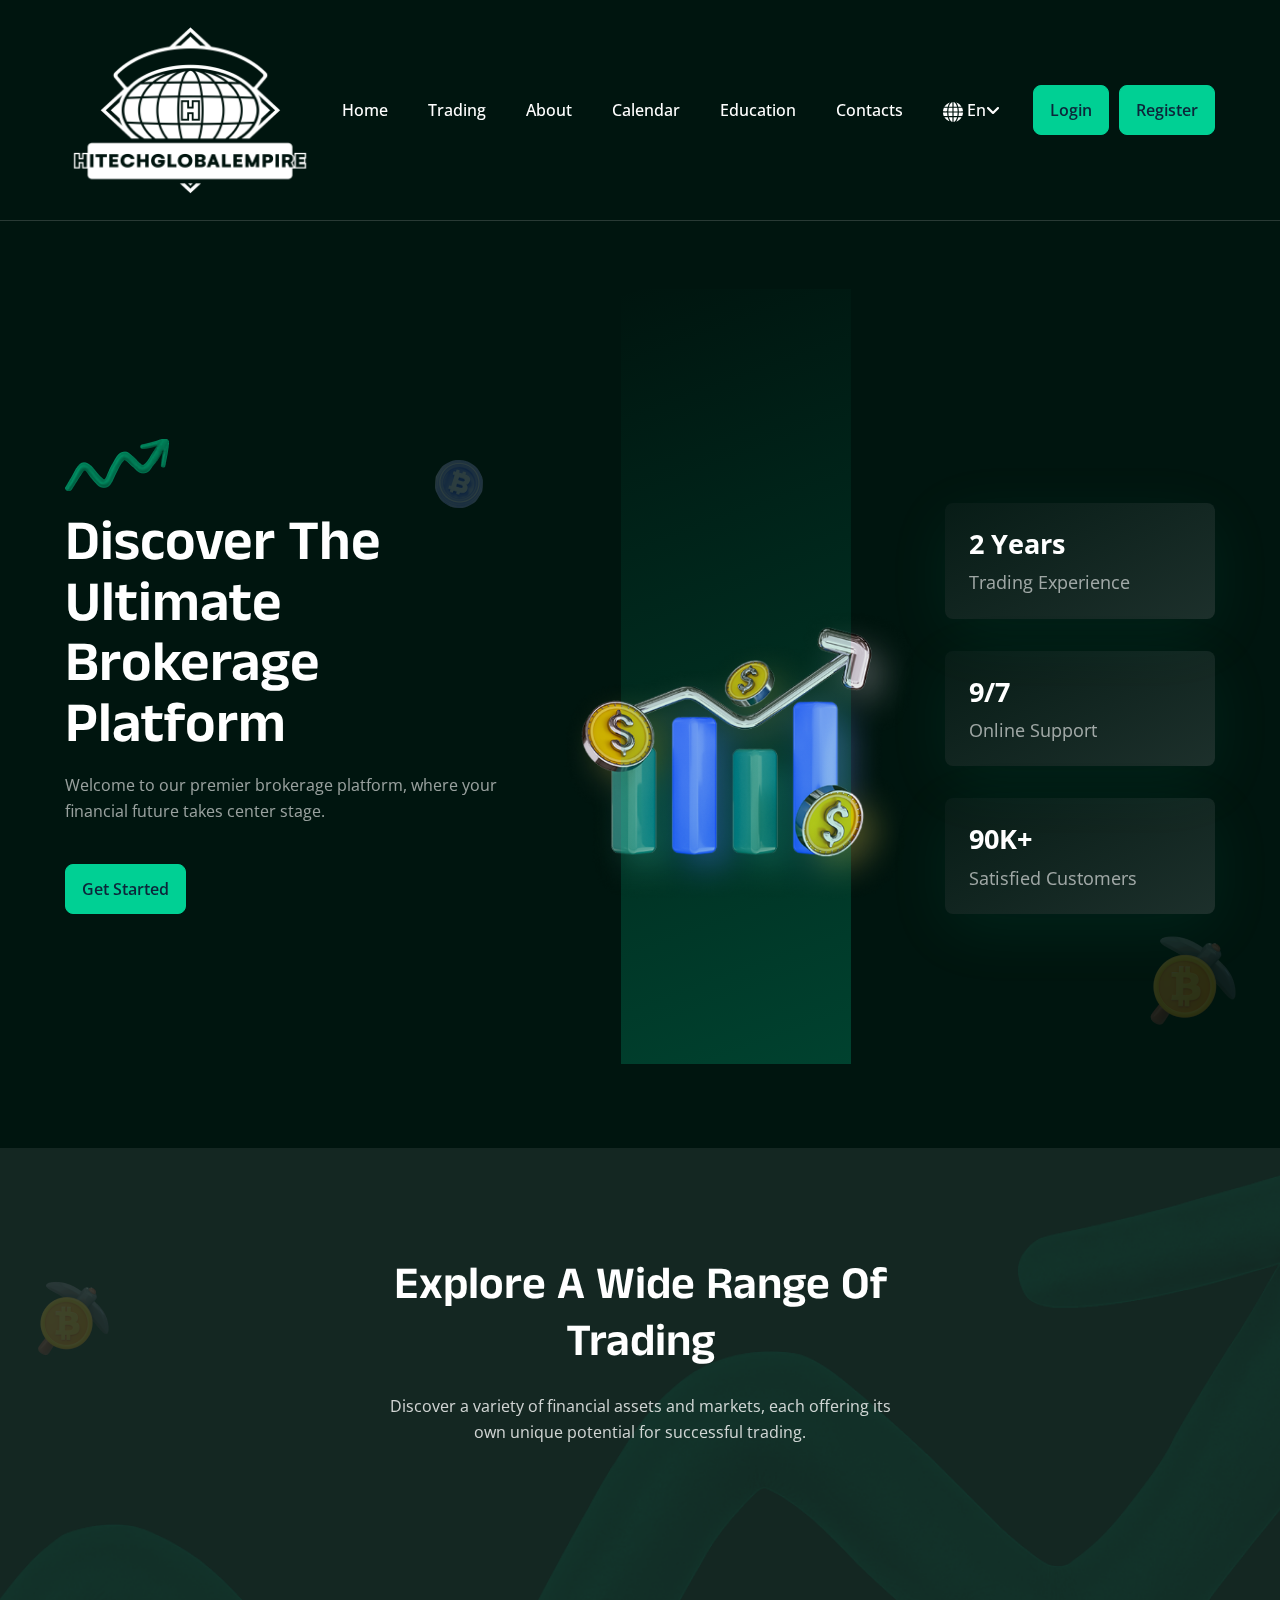
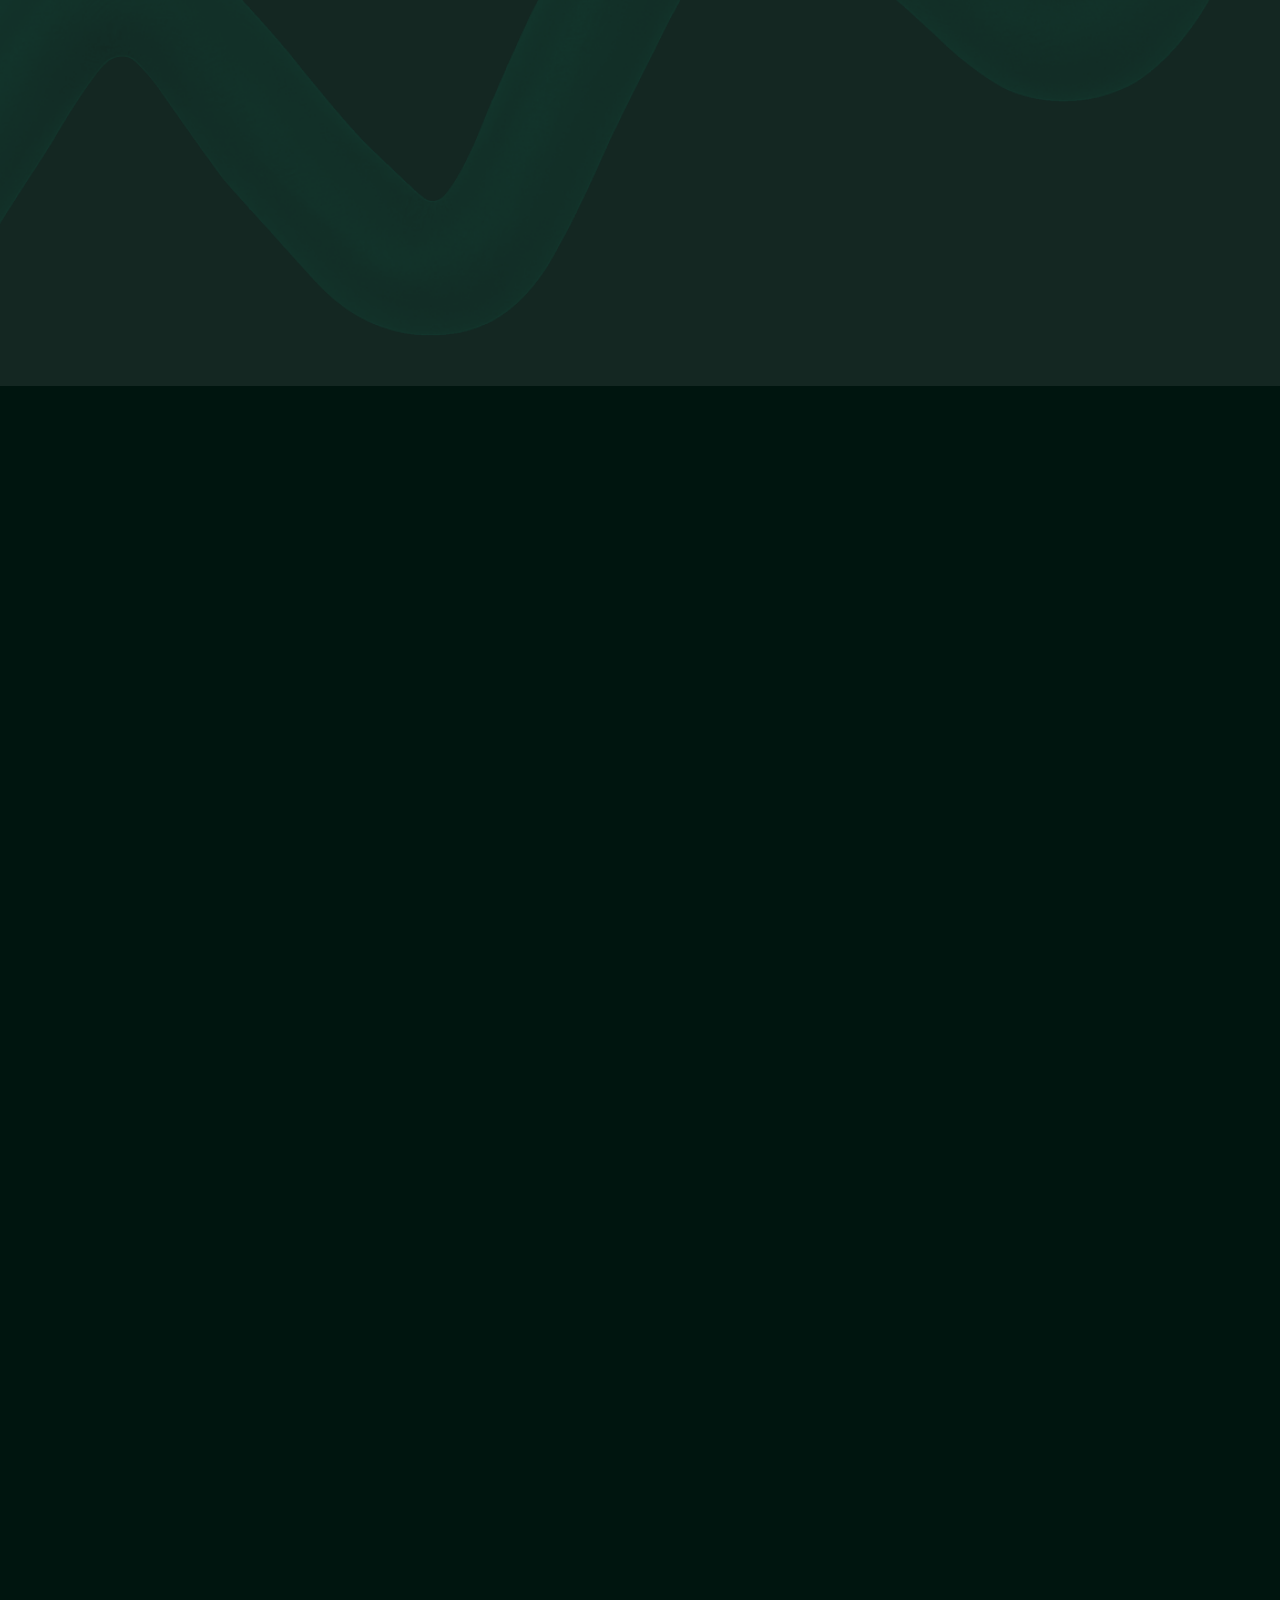
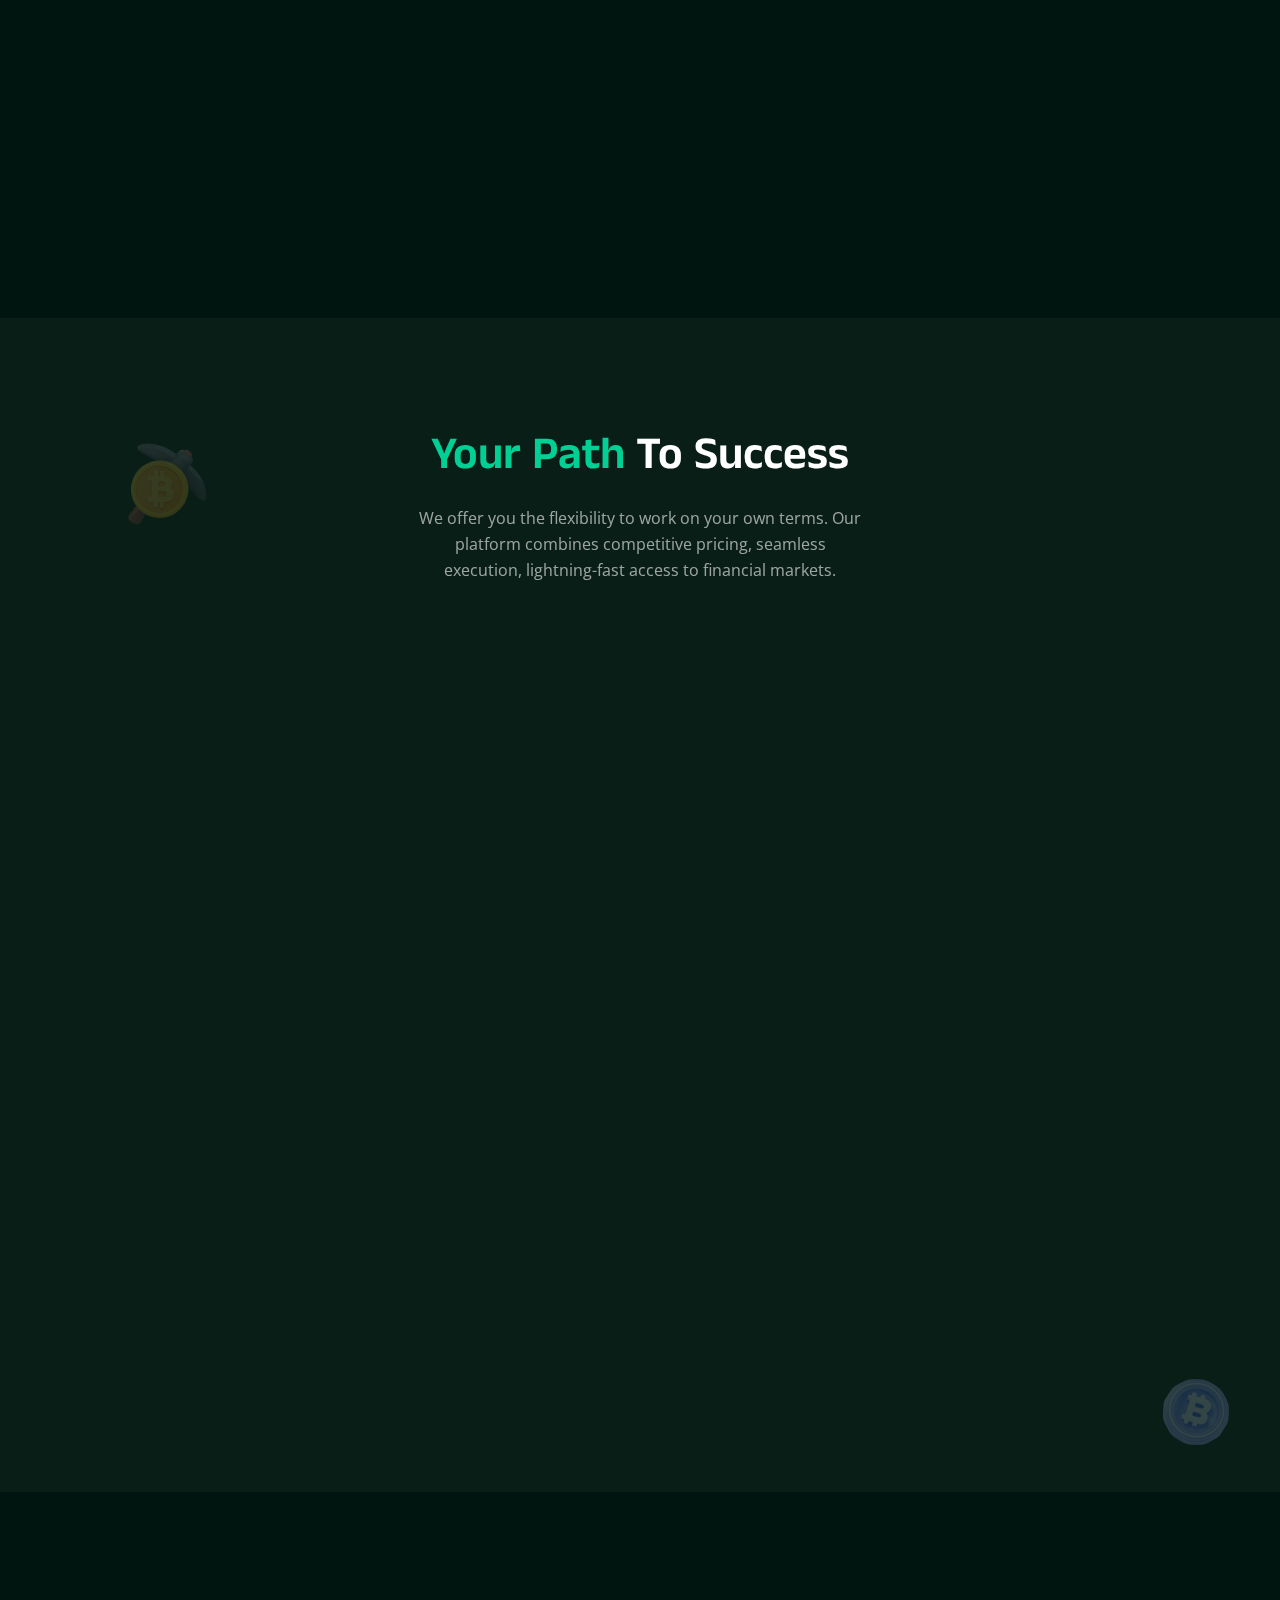
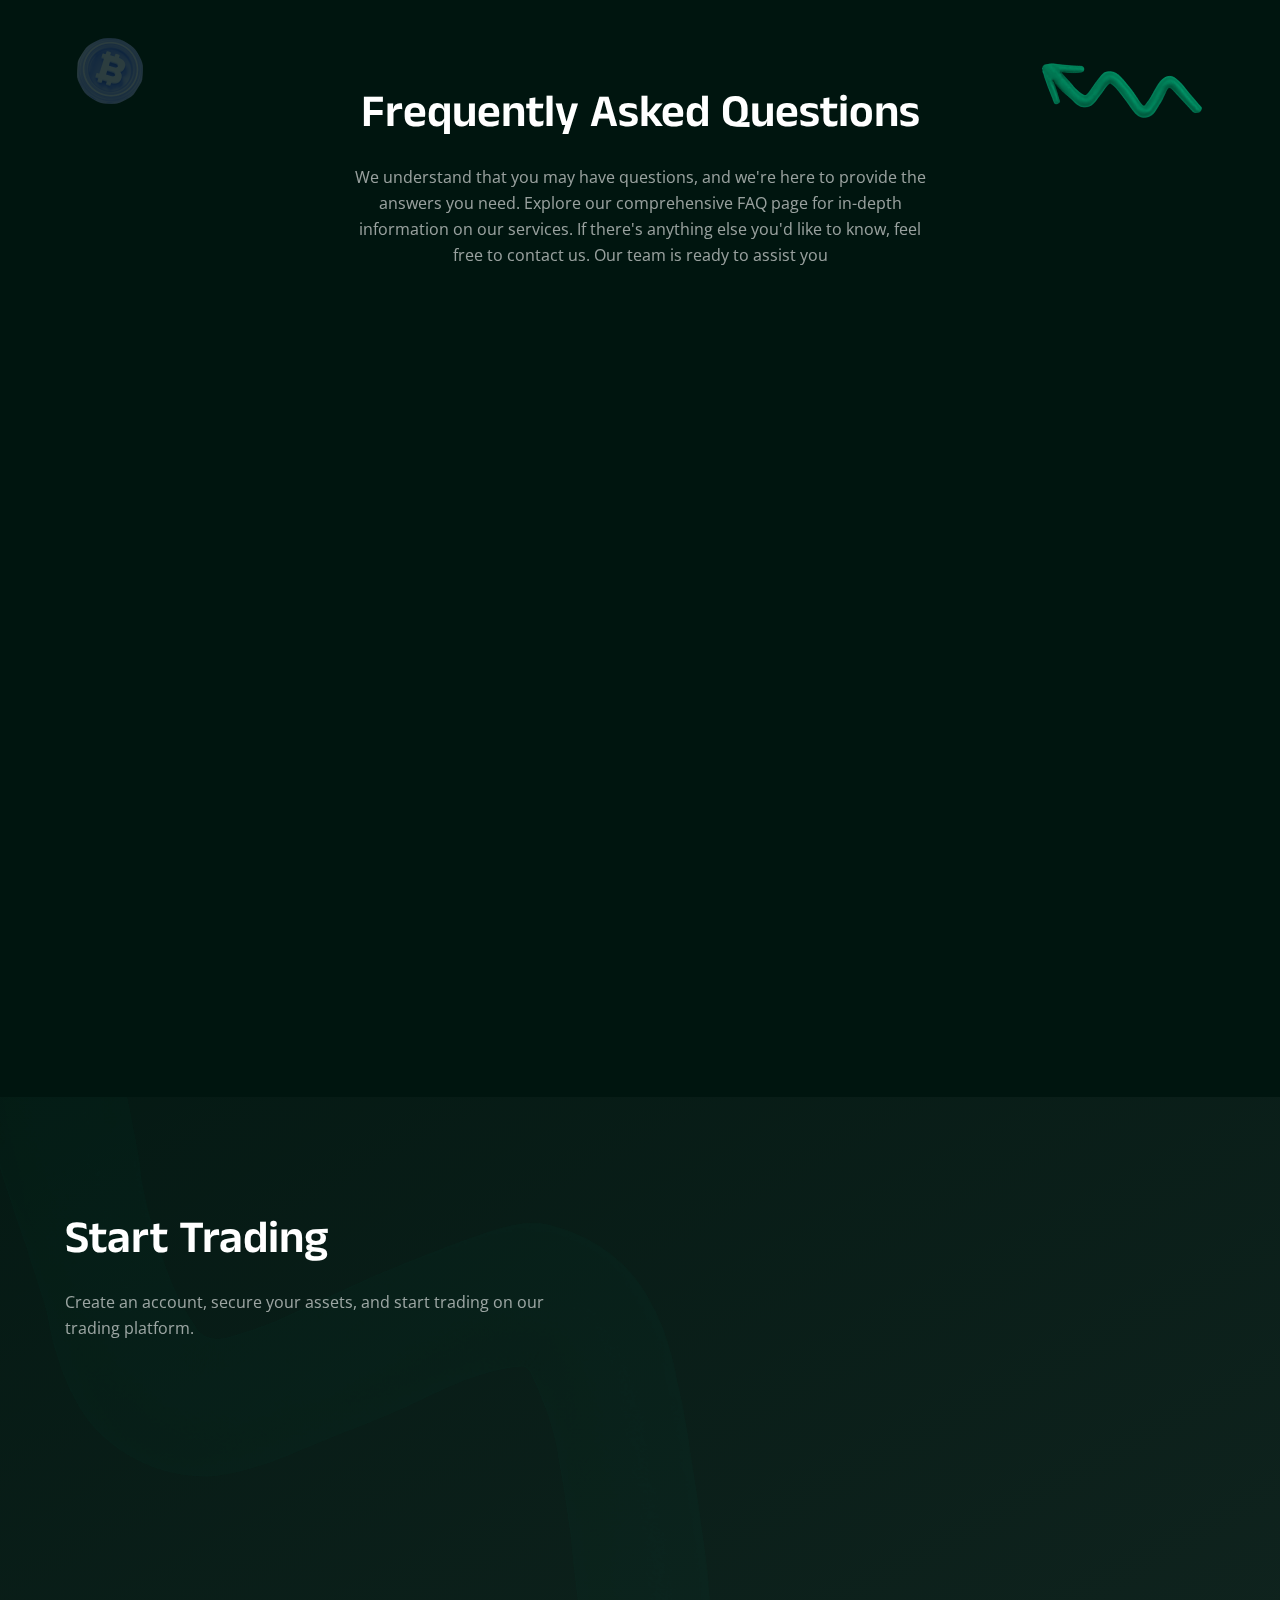
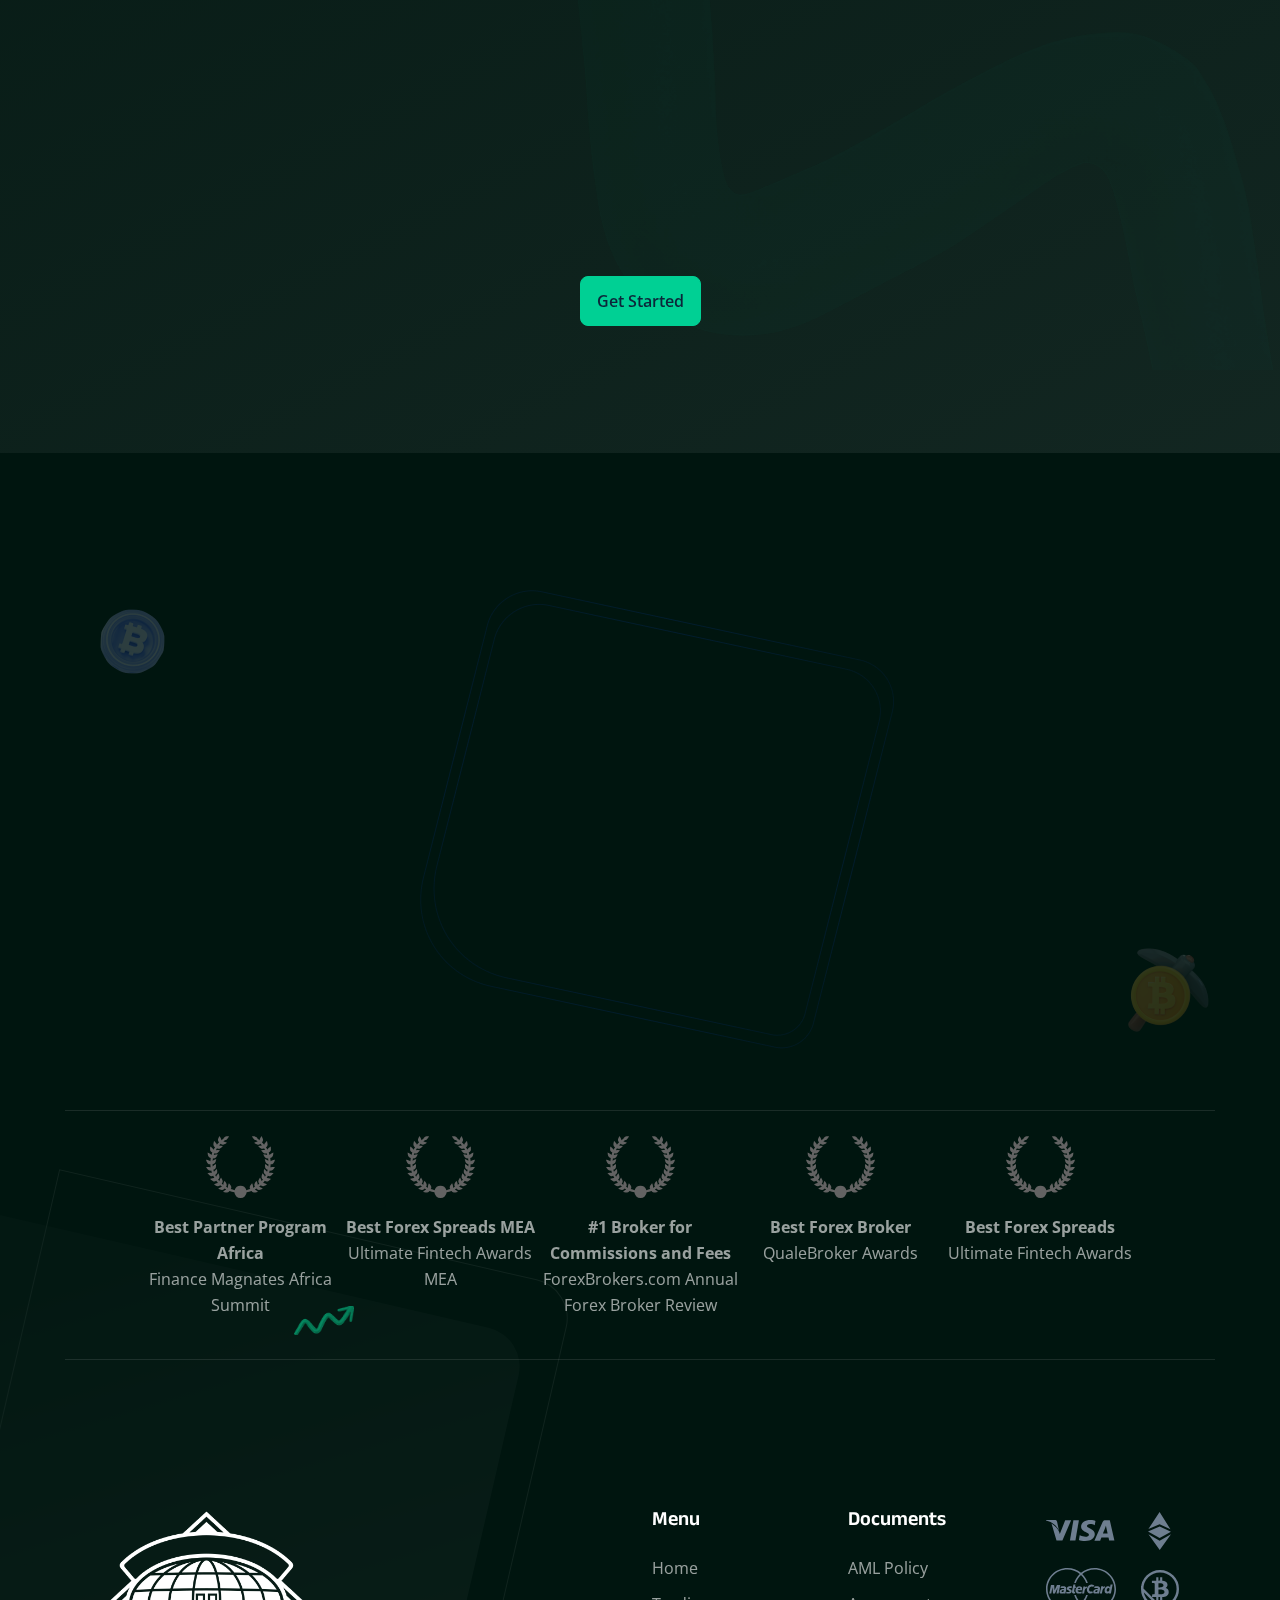
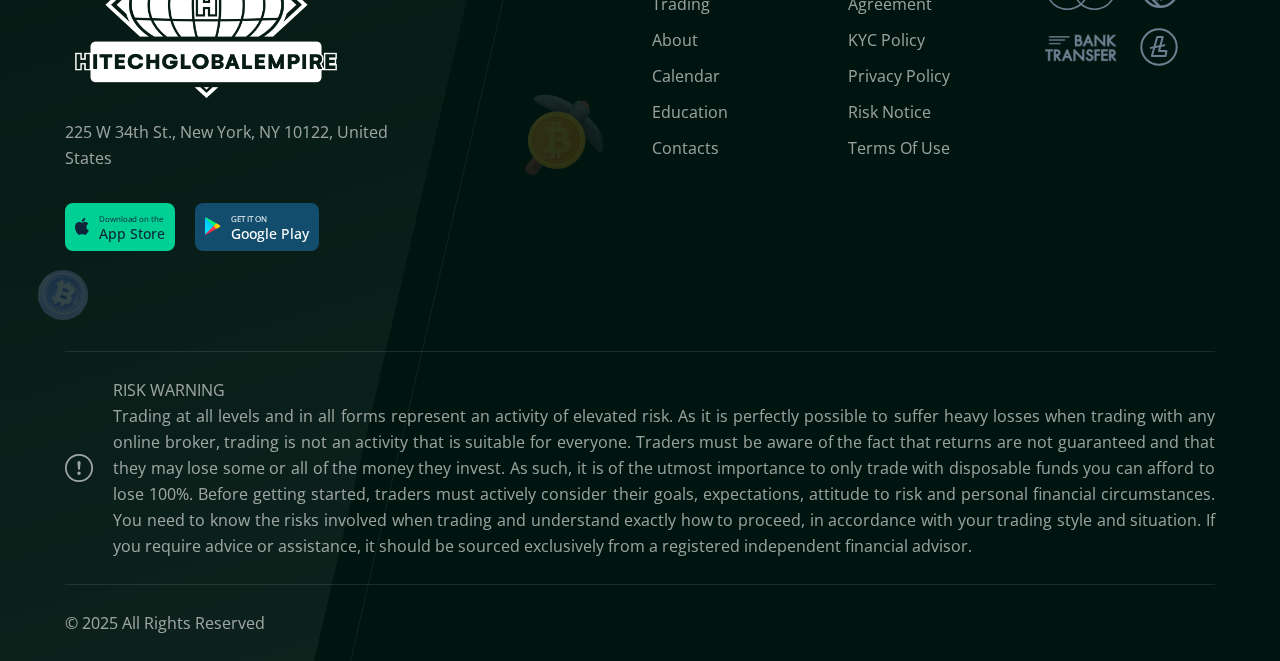
<file: index.html>
<!doctype html>
<html lang="en" data-bs-theme="dark">
  <head>
  <title>TechGlobalEmpire</title>
  <meta charset="UTF-8">
  <meta http-equiv="X-UA-Compatible" content="IE=edge">
  <meta name="viewport" content="width=device-width, initial-scale=1.0">

  <!-- Sites meta Data -->
  <meta name="author" content="">
  <meta name="keywords" content="">
  <meta name="description" content="">

  <link rel="shortcut icon" href="./wa-data/public/site/themes/default/assets/images/favicon.ico" type="image/x-icon">

  <link rel="stylesheet" href="wa-data/public/site/themes/default/assets/css/bootstrap.min.css">
  <link rel="stylesheet" href="wa-data/public/site/themes/default/assets/css/aos.css">
  <link rel="stylesheet" href="wa-data/public/site/themes/default/assets/css/all.min.css">

  <link rel="stylesheet" href="wa-data/public/site/themes/default/assets/css/swiper-bundle.min.css">

<style type="text/css">
.m-disable-scroll {
    position: fixed;
    overflow: hidden;
    height: 100vh;
    width: 100%;
    left: 0;
    top: 0;
}
.m-wrap {
    position: fixed;
    left:0;
    top: 0;
    width: 100%;
    height: 100vh;
    z-index: 99998;
    background-color: rgba(0, 0, 0, .7);
    display: flex;
    justify-content: center;
    align-items: center;
    display: none;
    opacity: 0;
}
.m-body {
    position: relative;
    background-color: white;
    padding: 15px;
    border-radius: 18px;
}
.m-close {
    position: absolute;
    border: 2px solid black;
    width: 24px;
    height: 24px;
    border-radius: 50px;
    right: 4px;
    top: 4px;
    opacity: 0.2;
	cursor: pointer;
    transition: opacity ease 0.5s;
}
.m-close:hover {
    opacity: 1;
}
.m-close::before,
.m-close::after  {
    content: '';
    position: absolute;
    top: 9px;
    right: -1px;
    display: block;
    width: 22px;
    height: 3px;
    background: black;
}
.m-close::before {
	transform: rotate(45deg);
}
.m-close::after {
	transform: rotate(-45deg);
}
@media (max-height: 773px) {
.m-body {
    height: 100%;
    overflow: scroll;
    border-radius: 0px;
    padding-bottom: 150px!important;
}
    .m-close {
        top: 8px;
    }
}
@media (max-height: 773px) and (orientation: landscape) {
    .m-body {
        height: 100%;
        overflow: scroll;
        border-radius: 0px;
    }
    .m-close {
        top: 18px;
    }
}
@media (max-width: 397px) {
    .m-body {
        padding: 5px;
    }
}
</style>

  <!-- main css for template -->
  <link rel="stylesheet" href="wa-data/public/site/themes/default/assets/css/style.css">
</head>

<body>
                    <!-- ===============>> light&dark switch start here <<================= -->
  <div class="lightdark-switch d-none">
    <span class="dark-btn d-none" id="btnSwitch"><img src="wa-data/public/site/themes/default/assets/images/icon/moon.svg" alt="light-dark-switchbtn"
        class="swtich-icon"></span>
  </div>
  <!-- ===============>> light&dark switch start here <<================= -->



  <!-- ===============>> Header section start here <<================= -->
  <header class="header-section header-section--style1">
    <div class="header-bottom">
      <div class="container">
        <div class="header-wrapper">
          <div class="logo">
            <a href="index.html" class="a-logo" style="width: 250px;">
              <img src="wa-data/public/site/img/los.png" alt="logo">
            </a>
          </div>
          <div class="menu-area">
            <ul class="menu menu--style1">
              <li>
                <a href="index.html">Home</a>
              </li>
              <li>
                <a href="trading/index.html">Trading</a>
              </li>
              <li>
                <a href="about.html">About</a>
              </li>
              <li>
                <a href="calendar/index.html">Calendar</a>
              </li>
              <li>
                <a href="education/index.html">Education</a>
              </li>
              
                            
                <li>
                <a href="contacts/index.html">Contacts</a>
              </li>
              
<li>
                <a href="index.html#" class="lang-menu">
                    <svg class="lang-svg" xmlns="http://www.w3.org/2000/svg" version="1.0" width="20px" height="20px" viewBox="0 0 512.000000 512.000000" preserveAspectRatio="xMidYMid meet">
                                        <g transform="translate(0.000000,512.000000) scale(0.100000,-0.100000)" fill="#fff" stroke="none">
                                        <path d="M2334 5086 c-75 -28 -149 -72 -236 -142 -222 -179 -429 -543 -552 -971 l-15 -53 440 0 439 0 0 595 c0 327 -3 595 -7 594 -5 0 -35 -10 -69 -23z"></path>
                                        <path d="M2710 4516 l0 -596 435 0 c348 0 435 3 435 13 0 22 -61 208 -101 310 -57 143 -143 308 -218 421 -76 116 -209 259 -296 322 -58 41 -182 104 -232 119 l-23 6 0 -595z"></path>
                                        <path d="M1599 4936 c-463 -189 -869 -517 -1157 -934 l-53 -77 412 -3 c227 -1 414 -1 415 1 2 2 22 66 44 141 103 353 257 671 427 884 14 17 24 32 22 32 -2 0 -52 -20 -110 -44z"></path>
                                        <path d="M3410 4975 c0 -3 20 -32 45 -65 162 -212 318 -545 406 -860 17 -63 34 -118 38 -123 4 -4 193 -6 420 -5 l412 3 -52 75 c-190 277 -444 525 -729 713 -141 92 -540 286 -540 262z"></path>
                                        <path d="M182 3518 c-87 -221 -141 -433 -167 -654 -8 -71 -15 -135 -15 -141 0 -10 112 -13 535 -13 421 0 535 3 535 13 0 161 44 653 74 820 l13 77 -467 0 -467 0 -41 -102z"></path>
                                        <path d="M1460 3615 c0 -2 -9 -60 -20 -127 -24 -149 -47 -356 -55 -498 -3 -58 -8 -144 -11 -192 l-6 -88 521 0 521 0 0 455 0 455 -475 0 c-261 0 -475 -2 -475 -5z"></path>
                                        <path d="M2710 3165 l0 -455 520 0 519 0 -5 98 c-16 301 -29 438 -65 675 l-21 137 -474 0 -474 0 0 -455z"></path>
                                        <path d="M3964 3603 c17 -60 62 -450 71 -618 3 -60 8 -147 11 -192 l6 -83 534 0 c422 0 534 3 534 13 0 6 -7 70 -15 141 -26 220 -79 428 -168 654 l-40 102 -469 0 c-442 0 -469 -1 -464 -17z"></path>
                                        <path d="M0 2397 c0 -50 35 -292 56 -386 26 -119 105 -368 144 -453 l21 -48 468 0 468 0 -14 83 c-20 127 -51 420 -58 542 -3 61 -8 147 -11 193 l-6 82 -534 0 c-422 0 -534 -3 -534 -13z"></path>
                                        <path d="M1376 2308 c11 -214 36 -486 60 -636 13 -86 24 -157 24 -159 0 -2 214 -3 475 -3 l475 0 0 450 0 450 -520 0 -519 0 5 -102z"></path>
                                        <path d="M2710 1960 l0 -450 474 0 474 0 6 28 c30 142 67 490 80 760 l6 112 -520 0 -520 0 0 -450z"></path>
                                        <path d="M4046 2303 c-13 -231 -38 -508 -56 -635 -11 -73 -20 -139 -20 -145 0 -10 100 -13 465 -13 l464 0 21 48 c61 135 132 377 164 552 13 73 36 258 36 290 0 7 -171 10 -534 10 l-534 0 -6 -107z"></path>
                                        <path d="M390 1202 c0 -5 23 -42 51 -83 238 -346 564 -636 933 -830 115 -60 326 -152 334 -145 2 2 -17 31 -43 65 -177 233 -316 538 -429 944 l-17 57 -414 0 c-228 0 -415 -4 -415 -8z"></path>
                                        <path d="M1546 1158 c75 -263 186 -512 313 -702 76 -116 209 -259 296 -322 58 -41 182 -104 233 -119 l22 -6 0 600 0 601 -439 0 -440 0 15 -52z"></path>
                                        <path d="M2710 609 l0 -600 23 7 c210 65 387 214 549 464 105 160 213 403 277 619 17 57 31 105 31 107 0 2 -198 4 -440 4 l-440 0 0 -601z"></path>
                                        <path d="M3866 1078 c-104 -367 -258 -684 -449 -926 -35 -44 380 155 533 255 284 187 540 437 729 712 28 41 51 78 51 83 0 4 -186 8 -413 8 l-413 0 -38 -132z"></path>
                                        </g>
                                        </svg>
                    En</a>
                <ul class="submenu lang-sub">
                  <li><a href="ru.html">Ru</a></li>
                </ul>
              </li>
              
              
            <li>
                <a href="https://personal.hitechglobalempire.com/auth/login" class="burger-btns" target="_blank">Login</a>
              </li>
              <li>
                <a href="https://personal.hitechglobalempire.com/auth/registration" class="burger-btns" target="_blank">Register</a>
              </li>
              
            </ul>



          </div>
          <div class="header-action">
            <div class="menu-area">
              <div class="header-btn">
                <a href="https://personal.hitechglobalempire.com/auth/login" class="trk-btn trk-btn--border trk-btn--primary" target="_blank">
                  <span>Login</span>
                </a>
                <a href="https://personal.hitechglobalempire.com/auth/registration" class="trk-btn trk-btn--border trk-btn--primary" target="_blank">
                  <span>Register</span>
                </a>
              </div>

              <!-- toggle icons -->
              <div class="header-bar d-lg-none header-bar--style1">
                <span></span>
                <span></span>
                <span></span>
              </div>
            </div>
          </div>
        </div>
      </div>
    </div>
  </header>
  <!-- ===============>> Header section end here <<================= -->
         
    
        <style>.text-center{text-align:center;}.text-right{text-align:right}.text-justify{text-align:justify;}</style><p><!-- ===============>> Banner section start here <<================= --><br> <br></p>

<section class="banner banner--style3">
    <div class="banner__bg">
      <div class="banner__bg-element">
        <img src="wa-data/public/site/themes/default/assets/images/bg/1.png" alt="section-bg-element">
      </div>
    </div> 
    <div class="container">
      <div class="banner__wrapper">
        <div class="row gy-5 gx-4 align-items-end">
          <div class="col-lg-5 col-md-5">
            <div class="banner__content" data-aos="fade-right" data-aos-duration="1000">
              <div class="banner__content-coin banner__content-coin--style2">
                <img src="wa-data/public/site/themes/default/assets/images/banner/home3/2.png" alt="coin icon">
              </div>
              <h1 class="banner__content-heading">Discover the Ultimate Brokerage Platform</h1>
              <p class="banner__content-moto">Welcome to our premier brokerage platform, where your financial future takes center stage.
              </p>
              <div class="banner__btn-group btn-group">
                <a href="https://personal.hitechglobalempire.com/auth/registration" target="_blank" class="trk-btn trk-btn--primary">Get Started</a>

                
              </div>
            </div>
          </div>
          <div class="col-lg-4 col-md-4">
            <div class="banner__thumb">
              <img src="./wa-data/public/site/themes/default/assets/images/banner/home3/1.png" alt="banner-thumb">
            </div>
          </div>
          <div class="col-lg-3 col-md-3">
            <div class="banner__counter">
              <div class="banner__counter-inner">
                <div class="banner__counter-item">
                  <h4> <span class="purecounter" data-purecounter-start="0" data-purecounter-end="5">5</span> Years
                  </h4>
                  <p>Trading experience</p>
                </div>
                <div class="banner__counter-item">
                  <h4> <span class="purecounter" data-purecounter-start="0" data-purecounter-end="24">24</span>/7
                  </h4>
                  <p>Online Support</p>
                </div>
                <div class="banner__counter-item">
                  <h4> <span class="purecounter" data-purecounter-start="0" data-purecounter-end="250">250</span>K+
                  </h4>
                  <p>satisfied Customers</p>
                </div>
              </div>
            </div>
          </div>
        </div>
      </div>
    </div>
    <div class="banner__shape">
      <span class="banner__shape-item banner__shape-item--3"><img src="wa-data/public/site/themes/default/assets/images/banner/shape/1.png" alt="shape icon"></span>
      <span class="banner__shape-item banner__shape-item--4"><img src="wa-data/public/site/themes/default/assets/images/banner/shape/2.png" alt="shape icon"></span>
    </div>

  </section>

<p> <!-- ===============>> Banner section end here <<================= --></p>

<p> <!-- ===============>> feature section start here <<================= --><br> <br></p>

<section class="feature feature--style2 padding-bottom padding-top feature-bg-color bg--cover" style="background-image:url(wa-data/public/site/themes/default/assets/images/feature/home3/bg.png)">
    <div class="section-header section-header--style3 section-header--max57">
      <h2 class="mb-15 mt-minus-5">Explore a wide range of trading</h2>
      <p>Discover a variety of financial assets and markets, each offering its own unique potential for successful trading.
      </p>
    </div>
    <div class="container">
      <div class="feature__wrapper">
        <div class="row g-4 align-items-center">
          <div class="col-sm-6 col-lg-3">
            <div class="feature__item" data-aos="fade-up" data-aos-duration="800">
              <div class="feature__item-inner text-center">
                <div class="feature__item-thumb">
                  <img  src="wa-data/public/site/themes/default/assets/images/feature/home3/1.png" alt="feature-item-icon">
                </div>
                <div class="feature__item-content">
                  <h5> Copy Trading</h5>
                  <p>Utilize our service for automatically copying successful traders' transactions.</p>
                </div>
              </div>
            </div>
          </div>
          <div class="col-sm-6 col-lg-3">
            <div class="feature__item" data-aos="fade-up" data-aos-duration="800">
              <div class="feature__item-inner text-center">
                <div class="feature__item-thumb">
                  <img  src="wa-data/public/site/themes/default/assets/images/feature/home3/2.png" alt="feature-item-icon">
                </div>
                <div class="feature__item-content">
                  <h5> Expert Consultation</h5>
                  <p>Access trading recommendations and investment insights from seasoned traders.</p>
                </div>
              </div>
            </div>
          </div>
          <div class="col-sm-6 col-lg-3">
            <div class="feature__item" data-aos="fade-up" data-aos-duration="800">
              <div class="feature__item-inner text-center">
                <div class="feature__item-thumb">
                  <img  src="wa-data/public/site/themes/default/assets/images/feature/home3/3.png" alt="feature-item-icon">
                </div>
                <div class="feature__item-content">
                  <h5> Robust Security</h5>
                  <p>Rest assured that your investment is protected <br>by top-notch security protocols. </p>
                </div>
              </div>
            </div>
          </div>
          <div class="col-sm-6 col-lg-3">
            <div class="feature__item" data-aos="fade-up" data-aos-duration="800">
              <div class="feature__item-inner text-center">
                <div class="feature__item-thumb">
                  <img  src="wa-data/public/site/themes/default/assets/images/feature/home3/1.png" alt="feature-item-icon">
                </div>
                <div class="feature__item-content">
                  <h5>Investment Solutions</h5>
                  <p>Craft a well-balanced investment portfolio tailored to meet both short-term and long-term financial goals.</p>
                </div>
              </div>
            </div>
          </div>
        </div>
      </div>
    </div>
    <div class="feature__shape">
      <span class="feature__shape-item feature__shape-item--1"><img src="wa-data/public/site/themes/default/assets/images/feature/home3/5.png" alt="shape-icon"></span>
    </div>
  </section>

<p> <!-- ===============>> feature section end here <<================= --></p>

<p> <!-- ===============>> About section start here <<================= --><br> <br></p>

<section class="about about--style3 padding-top padding-bottom ">
    <div class="container">
      <div class="about__wrapper">
        <div class="row g-5">
          <div class="col-md-5">
            <div class="about__thumb" data-aos="fade-right" data-aos-duration="800">
              <div class="about__thumb-inner">
                <div class="about__thumb-image text-center floating-content">
                  <img class="da" src="wa-data/public/site/img/close.png" alt="about-image">
                 
                </div>
              </div>
            </div>
          </div>
          <div class="col-md-6">
            <div class="about__content" data-aos="fade-left" data-aos-duration="800">
              <div class="about__content-icon">
                <img src="wa-data/public/site/themes/default/assets/images/banner/home3/2.png" alt="trade icon">
              </div>
              <h2>Our mission</h2>
              <p class="mb-0">Our mission is to empower you with the tools and resources you need to achieve trading success and unlock new horizons of prosperity.</p>
               <p class="mb-0">With our state-of-the-art brokerage services, you'll gain access to an extensive range of financial instruments and markets. From stocks and currencies to cryptocurrencies and commodities, our diverse portfolio caters to traders of all levels. Whether you're a seasoned investor seeking to diversify your assets or a beginner taking your first steps into the world of trading, our platform offers an enriching experience for all.</p>

              <a href="about.html" class="trk-btn trk-btn--border trk-btn--primary">Explore More </a>
            </div>
          </div>
        </div>
        <div class="row g-5 mt-100">
          <div class="col-md-6">
            <div class="about__content" data-aos="fade-right" data-aos-duration="800">
              <h2>Trade on Our World Class Platform</h2>
              <ul>
                <li><img src="wa-data/public/site/themes/default/assets/images/about/home3/check.png" alt="check">User-Friendly Interface</li>
                <li><img src="wa-data/public/site/themes/default/assets/images/about/home3/check.png" alt="check">Advanced Charting Tools</li>
                <li><img src="wa-data/public/site/themes/default/assets/images/about/home3/check.png" alt="check">Real-Time Market Data</li>
                <li><img src="wa-data/public/site/themes/default/assets/images/about/home3/check.png" alt="check">Reliable Order Execution</li>
                  <li><img src="wa-data/public/site/themes/default/assets/images/about/home3/check.png" alt="check">Risk Management Tools</li>
                  <li><img src="wa-data/public/site/themes/default/assets/images/about/home3/check.png" alt="check">Mobile Trading Apps</li>
              </ul>
         
            </div>
          </div>
          <div class="col-md-5">
            <div class="about__thumb" data-aos="fade-left" data-aos-duration="800">
              <div class="about__thumb-inner">
                <div class="about__thumb-image text-center floating-content">
                  <img src="wa-data/public/site/img/222.png" alt="about-image">
                  <div class="floating-content__top-left floating-content__top-left--style2">

                  </div>
                </div>
              </div>
            </div>
          </div>
        </div>
      </div>
    </div>
  </section>

<p> <!-- ===============>> About section start here <<================= --></p>

<p> <!-- ===============>> Service section start here <<================= --><br> <br></p>

<section class="service padding-top padding-bottom bg-color-7">
    <div class="section-header section-header--max50">
      <h2 class="mb-15 mt-minus-5"><span class="style2">Your Path </span>to Success</h2>
      <p>We offer you the flexibility to work on your own terms. Our platform combines competitive pricing, seamless execution, lightning-fast access to financial markets.</p>
    </div>
    <div class="container">
      <div class="service__wrapper">
        <div class="row g-4 align-items-center">
          <div class="col-sm-6 col-md-6 col-lg-4">
            <div class="service__item service__item--style2" data-aos="fade-up" data-aos-duration="800">
              <div class="service__item-inner text-center">
                <div class="service__thumb mb-30">
                  <div class="service__thumb-inner">
                    <img  src="wa-data/public/site/themes/default/assets/images/service/1.png" alt="service-icon">
                  </div>
                </div>
                <div class="service__content">
                  <h5 class="mb-15"> Investment </h5>
                  <p class="mb-0">Discover a variety of investment products to create a portfolio that suits your needs.</p>
                </div>
              </div>
            </div>
          </div>
          <div class="col-sm-6 col-lg-4">
            <div class="service__item service__item--style2" data-aos="fade-up" data-aos-duration="1000">
              <div class="service__item-inner text-center">
                <div class="service__thumb mb-30">
                  <div class="service__thumb-inner">
                    <img  src="wa-data/public/site/themes/default/assets/images/service/2.png" alt="service-icon">
                  </div>
                </div>
                <div class="service__content">
                  <h5 class="mb-15"> Trading </h5>
                  <p class="mb-0">Use the power of advanced trading tools, universal platforms and a wide range of financial instruments.
                  </p>
                </div>
              </div>
            </div>
          </div>
          <div class="col-sm-6 col-lg-4">
            <div class="service__item service__item--style2" data-aos="fade-up" data-aos-duration="1200">
              <div class="service__item-inner text-center">
                <div class="service__thumb mb-30">
                  <div class="service__thumb-inner">
                    <img  src="wa-data/public/site/themes/default/assets/images/service/3.png" alt="service-icon">
                  </div>
                </div>
                <div class="service__content">
                  <h5 class="mb-15">Capital Management </h5>
                  <p class="mb-0">Embark on your path to financial success with the personal guidance of our top financial advisors.</p>
                </div>
              </div>
            </div>
          </div>
          <div class="col-sm-6 col-lg-4">
            <div class="service__item service__item--style2" data-aos="fade-up" data-aos-duration="800">
              <div class="service__item-inner text-center">
                <div class="service__thumb mb-30">
                  <div class="service__thumb-inner">
                    <img  src="wa-data/public/site/themes/default/assets/images/service/4.png" alt="service-icon">
                  </div>
                </div>
                <div class="service__content">
                  <h5 class="mb-15"> Investment consulting
                  </h5>
                  <p class="mb-0">Explore a wide range of proven investment strategies developed by experienced managers.</p>
                </div>
              </div>
            </div>
          </div>
          <div class="col-sm-6 col-lg-4">
            <div class="service__item service__item--style2" data-aos="fade-up" data-aos-duration="1000">
              <div class="service__item-inner text-center">
                <div class="service__thumb mb-30">
                  <div class="service__thumb-inner">
                    <img  src="wa-data/public/site/themes/default/assets/images/service/5.png" alt="service-icon">
                  </div>
                </div>
                <div class="service__content">
                  <h5 class="mb-15"> Smart portfolio </h5>
                  <p class="mb-0">Benefit from a revolutionary, fully automated investment advisory service that will unlock your potential.</p>
                </div>
              </div>
            </div>
          </div>
          <div class="col-sm-6 col-lg-4">
            <div class="service__item service__item--style2" data-aos="fade-up" data-aos-duration="1200">
              <div class="service__item-inner text-center">
                <div class="service__thumb mb-30">
                  <div class="service__thumb-inner">
                    <img  src="wa-data/public/site/themes/default/assets/images/service/6.png" alt="service-icon">
                  </div>
                </div>
                <div class="service__content">
                  <h5 class="mb-15"> Affiliate program
                  </h5>
                  <p class="mb-0">Discover exciting partnership opportunities and join our team of professionals.</p>
                </div>
              </div>
            </div>
          </div>
        </div>
      </div>
    </div>
    <div class="service__shape">
      <span class="service__shape-item service__shape-item--2"> <img src="wa-data/public/site/themes/default/assets/images/icon/shape/1.png" alt="shape-icon"></span>
      <span class="service__shape-item service__shape-item--3"> <img src="wa-data/public/site/themes/default/assets/images/icon/shape/2.png" alt="shape-icon">
      </span>
    </div>

  </section>

<p> <!-- ===============>> Service section start here <<================= --></p>

<p> <!-- ===============>> FAQ section start here <<================= --><br> <br></p>

<section class="faq padding-top padding-bottom of-hidden">
    <div class="section-header section-header--max65">
      <h2 class="mb-15 mt-minus-5">Frequently  Asked questions</h2>
      <p>We understand that you may have questions, and we're here to provide the answers you need. Explore our comprehensive FAQ page for in-depth information on our services. If there's anything else you'd like to know, feel free to contact us. Our team is ready to assist you</p>
    </div>
    <div class="container">
      <div class="faq__wrapper">
        <div class="row g-5 align-items-center justify-content-between">
          <div class="col-lg-6">
            <div class="accordion accordion--style1" id="faqAccordion1" data-aos="fade-right" data-aos-duration="1000">
              <div class="row">
                <div class="col-12">
                  <div class="accordion__item ">
                    <div class="accordion__header" id="faq1">
                      <button class="accordion__button" type="button" data-bs-toggle="collapse" data-bs-target="#faqBody1" aria-expanded="false" aria-controls="faqBody1">
                        <span class="accordion__button-content">How do I open a trading account with your brokerage?</span>
                        <span class="accordion__button-plusicon"></span>
                      </button>
                    </div>
                    <div id="faqBody1" class="accordion-collapse collapse show" aria-labelledby="faq1" data-bs-parent="#faqAccordion1">
                      <div class="accordion__body">
                        <p class="mb-15">
                          Opening a trading account with us is simple. Visit our website and click on the "Open Account" button. Follow the instructions, provide the necessary information, and complete the registration process. Once your account is verified, you can fund it and start trading.
                        </p>
                      </div>
                    </div>
                  </div>
                </div>
                <div class="col-12">
                  <div class="accordion__item ">
                    <div class="accordion__header" id="faq2">
                      <button class="accordion__button collapsed" type="button" data-bs-toggle="collapse" data-bs-target="#faqBody2" aria-expanded="true" aria-controls="faqBody2">
                        <span class="accordion__button-content">What types of financial instruments can I trade on your platform?</span>
                        <span class="accordion__button-plusicon"></span>
                      </button>
                    </div>
                    <div id="faqBody2" class="accordion-collapse collapse" aria-labelledby="faq2" data-bs-parent="#faqAccordion1">
                      <div class="accordion__body">
                        <p class="mb-15">
                         We offer a diverse range of financial instruments, including stocks, forex (currencies), commodities (gold, oil, etc.), indices, cryptocurrencies, and more. Our platform provides access to a wide array of markets, enabling you to diversify your trading portfolio.
                        </p>
                      </div>
                    </div>
                  </div>
                </div>
                <div class="col-12">
                  <div class="accordion__item ">
                    <div class="accordion__header" id="faq3">
                      <button class="accordion__button collapsed" type="button" data-bs-toggle="collapse" data-bs-target="#faqBody3" aria-expanded="false" aria-controls="faqBody3">
                        <span class="accordion__button-content">Is my personal and financial information secure with your brokerage?</span>
                        <span class="accordion__button-plusicon"></span>
                      </button>
                    </div>
                    <div id="faqBody3" class="accordion-collapse collapse" aria-labelledby="faq3" data-bs-parent="#faqAccordion1">
                      <div class="accordion__body">
                        <p class="mb-15">Yes, absolutely! We prioritize the security of your information. Our platform employs advanced encryption and security measures to safeguard your personal and financial data from unauthorized access and cyber threats.</p>
                      </div>
                    </div>
                  </div>
                </div>
                <div class="col-12">
                  <div class="accordion__item ">
                    <div class="accordion__header" id="faq4">
                      <button class="accordion__button collapsed" type="button" data-bs-toggle="collapse" data-bs-target="#faqBody4" aria-expanded="false" aria-controls="faqBody4">
                        <span class="accordion__button-content">What trading platforms do you offer?</span>
                        <span class="accordion__button-plusicon"></span>
                      </button>
                    </div>
                    <div id="faqBody4" class="accordion-collapse collapse" aria-labelledby="faq4" data-bs-parent="#faqAccordion1">
                      <div class="accordion__body">
                        <p class="mb-15">We provide industry-leading trading platforms that cater to various preferences and needs. Our platforms are user-friendly, equipped with powerful trading tools, and offer real-time data for informed decision-making.</p>
                      </div>
                    </div>
                  </div>
                </div>
                <div class="col-12">
                  <div class="accordion__item ">
                    <div class="accordion__header" id="faq5">
                      <button class="accordion__button collapsed" type="button" data-bs-toggle="collapse" data-bs-target="#faqBody5" aria-expanded="false" aria-controls="faqBody5">
                        <span class="accordion__button-content">Can I get assistance or support during my trading journey?</span>
                        <span class="accordion__button-plusicon"></span>
                      </button>
                    </div>
                    <div id="faqBody5" class="accordion-collapse collapse" aria-labelledby="faq5" data-bs-parent="#faqAccordion1">
                      <div class="accordion__body">
                        <p class="mb-15"> Certainly! We offer dedicated customer support to assist you throughout your trading journey. Our team is available via live chat, email, or phone to address any queries or concerns you may have.</p>
                      </div>
                    </div>
                  </div>
                </div>
                <div class="col-12">
                  <div class="accordion__item border-0">
                    <div class="accordion__header" id="faq6">
                      <button class="accordion__button collapsed" type="button" data-bs-toggle="collapse" data-bs-target="#faqBody6" aria-expanded="false" aria-controls="faqBody6">
                        <span class="accordion__button-content"> How do I fund my trading account and withdraw funds?</span>
                        <span class="accordion__button-plusicon"></span>
                      </button>
                    </div>
                    <div id="faqBody6" class="accordion-collapse collapse" aria-labelledby="faq6" data-bs-parent="#faqAccordion1">
                      <div class="accordion__body">
                        <p class="mb-15">You can fund your trading account through various payment methods, such as bank transfer, credit/debit cards, and electronic wallets. To withdraw funds, simply submit a withdrawal request through your account, and the funds will be processed according to our withdrawal policy.</p>
                      </div>
                    </div>
                  </div>
                </div>
              </div>
            </div>
          </div>
          <div class="col-lg-6">
            <div class="faq__thumb faq__thumb--style2 text-center" data-aos="fade-left" data-aos-duration="1000">
              <img  src="wa-data/public/site/themes/default/assets/images/others/3.png" alt="faq-thumb">
            </div>
          </div>
        </div>
      </div>
    </div>
    <div class="faq__shape">
      <span class="faq__shape-item faq__shape-item--2"><img src="wa-data/public/site/themes/default/assets/images/icon/shape/2.png" alt="shpae-icon"></span>
      <span class="faq__shape-item faq__shape-item--3"><img src="wa-data/public/site/themes/default/assets/images/icon/shape/4.png" alt="shpae-icon"></span>
    </div>
  </section>

<p> <!-- ===============>> FAQ section start here <<================= --></p>

<p> <!-- ===============>> Blog section start here <<================= --><br> <br></p>

<section class="blog padding-top padding-bottom bg-color">
    <div class="blog__bg">
      <div class="blog__bg-element">
        <img src="wa-data/public/site/themes/default/assets/images/blog/bg.png" alt="section-bg-element" >
      </div>
    </div>
    <div class="container">
      <div class="section-header d-md-flex align-items-center justify-content-between">
        <div class="section-header__content">
          <h2 class="mb-15">Start Trading</h2>
          <p class="mb-0">Create an account, secure your assets, and start trading on our trading platform.</p>
        </div>
        
      </div>
      <div class="blog__wrapper" data-aos="fade-up" data-aos-duration="1000">
        <div class="blog__slider swiper">
          <div class="swiper-wrapper">
            <div class="swiper-slide">
              <div class="blog__item blog__item--style2">
                <div class="blog__item-inner">
                  <div class="blog__thumb">
                    <img src="wa-data/public/site/img/11.jpg" alt="blog Images">
                  </div>

                  <div class="blog__content">
                    <div class="blog__meta">
                      <span class="blog__meta-tag blog__meta-tag--style1">Step 1</span>
                    </div>
                    <h5 class="10"> <a href="https://usablecapital.com/blog-details.html" class="no-click">Register</a> </h5>

                    <p class="mb-15">Open your live trading account by filling out a simple registration form.</p>

                   
                  </div>
                </div>
              </div>
            </div>
            <div class="swiper-slide">
              <div class="blog__item blog__item--style2">
                <div class="blog__item-inner">
                  <div class="blog__thumb">
                    <img src="wa-data/public/site/img/22.jpg" alt="blog Images">
                  </div>
                  <div class="blog__content">
                    <div class="blog__meta">
                      <span class="blog__meta-tag blog__meta-tag--style1">Step 2</span>
                    </div>
                    <h5 class="10"> <a href="https://usablecapital.com/blog-details.html" class="no-click">Fund</a> </h5>

                    <p class="mb-15">Fund your account using a wide range of funding methods and payments systems.</p>

                  
                  </div>
                </div>
              </div>
            </div>
            <div class="swiper-slide">
              <div class="blog__item blog__item--style2">
                <div class="blog__item-inner">
                  <div class="blog__thumb">
                    <img src="wa-data/public/site/img/33.jpg" alt="blog Images">
                  </div>

                  <div class="blog__content">
                    <div class="blog__meta">
                      <span class="blog__meta-tag blog__meta-tag--style1">Step 3</span>
                    </div>
                    <h5 class="10"> <a href="https://usablecapital.com/blog-details.html" class="no-click">Trade</a> </h5>

                    <p class="mb-15">Discover a wide range of digital assets and explore trading opportunities.</p>

                      </div>
                </div>
              </div>
                  </div>
                </div>
              </div>
        
      </div>
      <div class="text-center">
        <a href="https://personal.hitechglobalempire.com/auth/registration" class="trk-btn trk-btn--border trk-btn--primary mt-40" target="_blank">Get Started</a>
      </div>
    </div>

  </section>

<p> <!-- ===============>> Blog section start here <<================= --></p>

<p> <!-- ===============>> cta section start here <<================= --><br> <br></p>

<section class="cta padding-top padding-bottom">
    <div class="container">
      <div class="cta__wrapper">
        <div class="cta__newsletter justify-content-center">
          <div class="cta__newsletter-inner" data-aos="fade-up" data-aos-duration="1000">
            <div class="cta__thumb">
              <img src="wa-data/public/site/img/080.png" alt="cta-thumb">
            </div>
            <div class="cta__subscribe">
              <h2 class="mb-0"> Demo account</h2>
              <p>Skill up and practice zero-risk trading on our free demo account.</p>
              <form class="cta-form cta-form--style2 form-subscribe" action="index.html#">
                <div class="cta-form__inner d-sm-flex align-items-center">
                  
                  <a href="https://personal.hitechglobalempire.com/auth/registration" class="trk-btn  trk-btn--large trk-btn--secondary2" target="_blank" type="submit">Demo account</a>
                </div>
              </form>
            </div>
          </div>
        </div>
        <div class="cta__shape">
          <span class="cta__shape-item cta__shape-item--1"><img src="wa-data/public/site/themes/default/assets/images/cta/2.png" alt="shape icon"></span>
          <span class="cta__shape-item cta__shape-item--2"><img src="wa-data/public/site/themes/default/assets/images/cta/4.png" alt="shape icon"></span>
          <span class="cta__shape-item cta__shape-item--3"><img src="wa-data/public/site/themes/default/assets/images/cta/5.png" alt="shape icon"></span>
        </div>
      </div>
    </div>
  </section>

<p> <!-- ===============>> cta section start here <<================= --></p>

 

        
                    <!-- ===============>> footer start here <<================= -->
  <footer class="footer brand-1">
    <div class="container">
      <div class="footer__wrapper">
                          <div class="footer__bottom">
          <div class="footer__end" style="justify-content: center;">
            <div class="footer__end-copyright" style="    align-items: baseline;    flex-wrap: wrap;
    justify-content: center;">
                <div class="foo-card" style="width: 200px;text-align: center;">
                    <img class="mb-3" src="wa-data/public/site/themes/default/assets/images/award.svg">
                    <p>
                        <b>Best Partner Program Africa</b><br>
                        Finance Magnates Africa Summit
                    </p>
                </div>
                
                                <div class="foo-card" style="width: 200px;text-align: center;">
                    <img class="mb-3" src="wa-data/public/site/themes/default/assets/images/award.svg">
                    <p>
                        <b>Best Forex Spreads MEA</b><br>
                        Ultimate Fintech Awards MEA
                    </p>
                </div>
                
                                <div class="foo-card" style="width: 200px;text-align: center;">
                    <img class="mb-3" src="wa-data/public/site/themes/default/assets/images/award.svg">
                    <p>
                        <b>#1 Broker for Commissions and Fees</b><br>
                        ForexBrokers.com Annual Forex Broker Review
                    </p>
                </div>
                
                                <div class="foo-card" style="width: 200px;text-align: center;">
                    <img class="mb-3" src="wa-data/public/site/themes/default/assets/images/award.svg">
                    <p>
                        <b>Best Forex Broker</b><br>
                        QualeBroker Awards 
                    </p>
                </div>
                
                                <div class="foo-card" style="width: 200px;text-align: center;">
                    <img class="mb-3" src="wa-data/public/site/themes/default/assets/images/award.svg">
                    <p>
                        <b>Best Forex Spreads </b><br>
                        Ultimate Fintech Awards 
                    </p>
                </div>
            </div>
          </div>
        </div>
         <div class="footer__end"></div>
        <div class="footer__top footer__top--style1">
          <div class="row gy-5 gx-4">
            <div class="col-md-6">
              <div class="footer__about">
                <a href="index.html" class="footer__about-logo"><img src="wa-data/public/site/img/los.png"
                    alt="Logo" width="50%"></a>
                <p class="footer__about-moto ">225 W 34th St., New York, NY 10122, United States</p>
                <div class="footer__app">
                  <div class="footer__app-item footer__app-item--apple">
                    <div class="footer__app-inner">
                      <div class="footer__app-thumb">
                        <a href="https://www.apple.com/app-store/" target="_blank" class="stretched-link no-click">
                          <img src="wa-data/public/site/themes/default/assets/images/footer/apple.png" alt="apple-icon">
                        </a>
                      </div>
                      <div class="footer__app-content">
                        <span>Download on the</span>
                        <p class="mb-0">App Store</p>
                      </div>
                    </div>
                  </div>
                  <div class="footer__app-item footer__app-item--playstore">
                    <div class="footer__app-inner">
                      <div class="footer__app-thumb">
                        <a href="https://play.google.com/store" target="_blank" class="stretched-link no-click">
                          <img src="wa-data/public/site/themes/default/assets/images/footer/play.png" alt="playstore-icon">
                        </a>
                      </div>
                      <div class="footer__app-content">
                        <span>GET IT ON</span>
                        <p class="mb-0">Google Play</p>
                      </div>
                    </div>
                  </div>
                </div>
              </div>
            </div>
            <div class="col-md-2 col-sm-4 col-6">
              <div class="footer__links">
                <div class="footer__links-tittle">
                  <h6>Menu</h6>
                </div>
                <div class="footer__links-content">
                  <ul class="footer__linklist">
                    <li class="footer__linklist-item"> <a href="index.html">Home</a>
                    </li>
                <li class="footer__linklist-item"><a href="trading/index.html">Trading</a>
                    </li>
                <li class="footer__linklist-item"><a href="about.html">About</a>
                    </li>
                <li class="footer__linklist-item"><a href="calendar/index.html">Calendar</a>
                    </li>
                <li class="footer__linklist-item"><a href="education/index.html">Education</a>
                    </li>
                <li class="footer__linklist-item"><a href="contacts/index.html">Contacts</a>
                    </li>
                  </ul>
                </div>
              </div>

            </div>
            <div class="col-md-2 col-sm-4 col-6">
              <div class="footer__links">
                <div class="footer__links-tittle">
                    <h6>Documents</h6>
                                 </div>
                <div class="footer__links-content">
                  <ul class="footer__linklist">
                    <li class="footer__linklist-item"> <a href="docs/AML&#32;Policy.pdf" target="_blank">AML Policy</a>
                    </li>
                    <li class="footer__linklist-item"> <a href="docs/Agreement.pdf" target="_blank">Agreement</a>
                    </li>
                    <li class="footer__linklist-item"> <a href="docs/KYC&#32;Policy.pdf" target="_blank">KYC Policy</a></li>
                    <li class="footer__linklist-item"> <a href="docs/Privacy&#32;Policy.pdf" target="_blank">Privacy Policy</a> </li>
                    <li class="footer__linklist-item"> <a href="docs/Risk&#32;notice.pdf" target="_blank">Risk Notice</a></li>
                    <li class="footer__linklist-item"> <a href="docs/Terms&#32;of&#32;use.pdf" target="_blank">Terms Of Use</a> </li>
                  </ul>
                </div>
              </div>

            </div>
            <div class="col-md-2 col-sm-4">
                <img class="mb-3" src="wa-data/public/site/themes/default/assets/images/footer-icons/visa.svg">
                <img class="mb-3" src="wa-data/public/site/themes/default/assets/images/footer-icons/ethereum.svg">
                <img class="mb-3" src="wa-data/public/site/themes/default/assets/images/footer-icons/mastercard.svg">
                <img class="mb-3" src="wa-data/public/site/themes/default/assets/images/footer-icons/bitcoin.svg">
                <img class="mb-3" src="wa-data/public/site/themes/default/assets/images/footer-icons/bank.svg">
                <img class="mb-3" src="wa-data/public/site/themes/default/assets/images/footer-icons/litecoin.svg">

            </div>
          </div>
        </div>

        <div class="footer__bottom">
          <div class="footer__end">
            <div class="footer__end-copyright">
                <svg class="warn-svg" xmlns="http://www.w3.org/2000/svg" width="160" height="160" fill="currentColor" class="bi bi-exclamation-circle" viewBox="0 0 16 16" style="margin-right: 20px">
  <path d="M8 15A7 7 0 1 1 8 1a7 7 0 0 1 0 14zm0 1A8 8 0 1 0 8 0a8 8 0 0 0 0 16z"/>
  <path d="M7.002 11a1 1 0 1 1 2 0 1 1 0 0 1-2 0zM7.1 4.995a.905.905 0 1 1 1.8 0l-.35 3.507a.552.552 0 0 1-1.1 0L7.1 4.995z"/>
</svg>
              <p class=" mb-0" style="text-align: justify">RISK WARNING<br>Trading at all levels and in all forms represent an activity of elevated risk. As it is perfectly possible to suffer heavy losses when trading with any online broker, trading is not an activity that is suitable for everyone. Traders must be aware of the fact that returns are not guaranteed and that they may lose some or all of the money they invest. As such, it is of the utmost importance to only trade with disposable funds you can afford to lose 100%. Before getting started, traders must actively consider their goals, expectations, attitude to risk and personal financial circumstances. You need to know the risks involved when trading and understand exactly how to proceed, in accordance with your trading style and situation. If you require advice or assistance, it should be sourced exclusively from a registered independent financial advisor.</p>
            </div>
          </div>
        </div>
        
                <div class="footer__bottom">
          <div class="footer__end">
            <div class="footer__end-copyright">
              <p class=" mb-0">© 2025 All Rights Reserved</p>
            </div>
            <div class="d-none">
              <ul class="social">
                <li class="social__item">
                  <a href="https://usablecapital.com/index-3-dark.html#" class="social__link social__link--style22"><i class="fab fa-facebook-f"></i></a>
                </li>
                <li class="social__item">
                  <a href="https://usablecapital.com/index-3-dark.html#" class="social__link social__link--style22 "><i class="fab fa-instagram"></i></a>
                </li>
                <li class="social__item">
                  <a href="https://usablecapital.com/index-3-dark.html#" class="social__link social__link--style22"><i class="fa-brands fa-linkedin-in"></i></a>
                </li>
                <li class="social__item">
                  <a href="https://usablecapital.com/index-3-dark.html#" class="social__link social__link--style22"><i class="fab fa-youtube"></i></a>
                </li>
                <li class="social__item">
                  <a href="https://usablecapital.com/index-3-dark.html#" class="social__link social__link--style22 "><i class="fab fa-twitter"></i></a>
                </li>
              </ul>
            </div>
          </div>
        </div>
      </div>
    </div>
    <div class="footer__shape">
      <span class="footer__shape-item footer__shape-item--1"><img src="wa-data/public/site/themes/default/assets/images/footer/1.png"
          alt="shape icon"></span>
      <span class="footer__shape-item footer__shape-item--2"> <span></span> </span>

      <span class="footer__shape-item footer__shape-item--4"><img src="wa-data/public/site/themes/default/assets/images/icon/shape/2.png"
          alt="shape icon"></span>
      <span class="footer__shape-item footer__shape-item--5"><img src="wa-data/public/site/themes/default/assets/images/icon/shape/1.png"
          alt="shape icon"></span>
    </div>
  </footer>
  <div class="m-wrap">
    <div class="m-body">
        <div class="m-close"></div>
        <iframe src="https://cabinet.usablecapital.com/auth/registration" name="registration" class="autoHeight-iframe" border="0" style="border:0;" width="365" height="770"> </iframe>
    </div>
</div>
  <!-- ===============>> footer end here <<================= -->
  
    <!-- ===============>> scrollToTop start here <<================= -->
  <a href="https://usablecapital.com/index-3-dark.html#" class="scrollToTop scrollToTop--home1 d-none"><i class="fa-solid fa-arrow-up-from-bracket"></i></a>
  <!-- ===============>> scrollToTop ending here <<================= -->


  <!-- vendor plugins -->

  <script src="wa-data/public/site/themes/default/assets/js/bootstrap.bundle.min.js"></script>
  <script src="wa-data/public/site/themes/default/assets/js/all.min.js"></script>
  <script src="wa-data/public/site/themes/default/assets/js/swiper-bundle.min.js"></script>
  <script src="wa-data/public/site/themes/default/assets/js/aos.js"></script>
  <script src="wa-data/public/site/themes/default/assets/js/fslightbox.js"></script>
  <script src="wa-data/public/site/themes/default/assets/js/purecounter_vanilla.js"></script>
  <script src="wa-data/public/site/themes/default/assets/js/custom.js"></script>
  
  <script>
document.addEventListener("DOMContentLoaded", function () {
  document.querySelectorAll('a[href="#openmodal1"]').forEach(link => {
    link.setAttribute("href", "https://cabinet.usablecapital.com/auth/registration");
    link.setAttribute("target", "_blank");
  });
});
</script>
                <script>document.addEventListener("DOMContentLoaded", function () {
    const allLinks = document.querySelectorAll('[href="#openmodal1"]');
    const mWrap = document.querySelector('.m-wrap')
    const scroll = (isEnabled) => {
        const div = document.createElement('div');
        div.style.cssText = 'overflow-y: scroll; width: 50px; height: 50px;'
        document.body.append(div);
        let scrollWidth = div.offsetWidth - div.clientWidth;
        div.remove();
        if (isEnabled) {
            const pagePos = window.scrollY
            document.body.classList.add('m-disable-scroll')
            document.body.dataset.position = pagePos
            document.body.style.top = -pagePos + 'px'
            document.body.style.paddingRight = scrollWidth + 'px'
        } else {
            const pagePos = +document.body.dataset.position
            document.body.style.top = 'auto'
            document.body.classList.remove('m-disable-scroll')
            window.scrollTo({ top: pagePos, left: 0, behavior: 'instant' })
            document.body.removeAttribute('data-position')
            document.body.style.paddingRight = 0
        }
    }
    const animate = ({ timing, draw, duration }) => {
        let start = performance.now();
        requestAnimationFrame(function animate(time) {
            let timeFraction = (time - start) / duration;
            if (timeFraction > 1) timeFraction = 1;
            let progress = timing(timeFraction);
            draw(progress);
            if (timeFraction < 1) {
                requestAnimationFrame(animate);
            }
        });
    }
    allLinks.forEach((link) => {
        link.addEventListener('click', e => {
            mWrap.style.display = 'flex'
            animate({
                duration: 300,
                timing(timeFraction) {
                    return timeFraction;
                },
                draw(progress) {
                    mWrap.style.opacity = progress + '';
                }
            });
            scroll(true)
        })
    })
    mWrap.addEventListener('click', e => {
        if (e.target.classList.contains('m-close') || e.target.classList.contains('m-wrap')) {
            animate({
                duration: 300,
                timing(timeFraction) {
                    return timeFraction;
                },
                draw(progress) {
                    mWrap.style.opacity = 1 - progress + '';
                }
            });
            setTimeout(() => {
                mWrap.style.display = 'none'
            }, 300)
            scroll(false)
        }
    })
})</script>
</body>
</html>
</file>
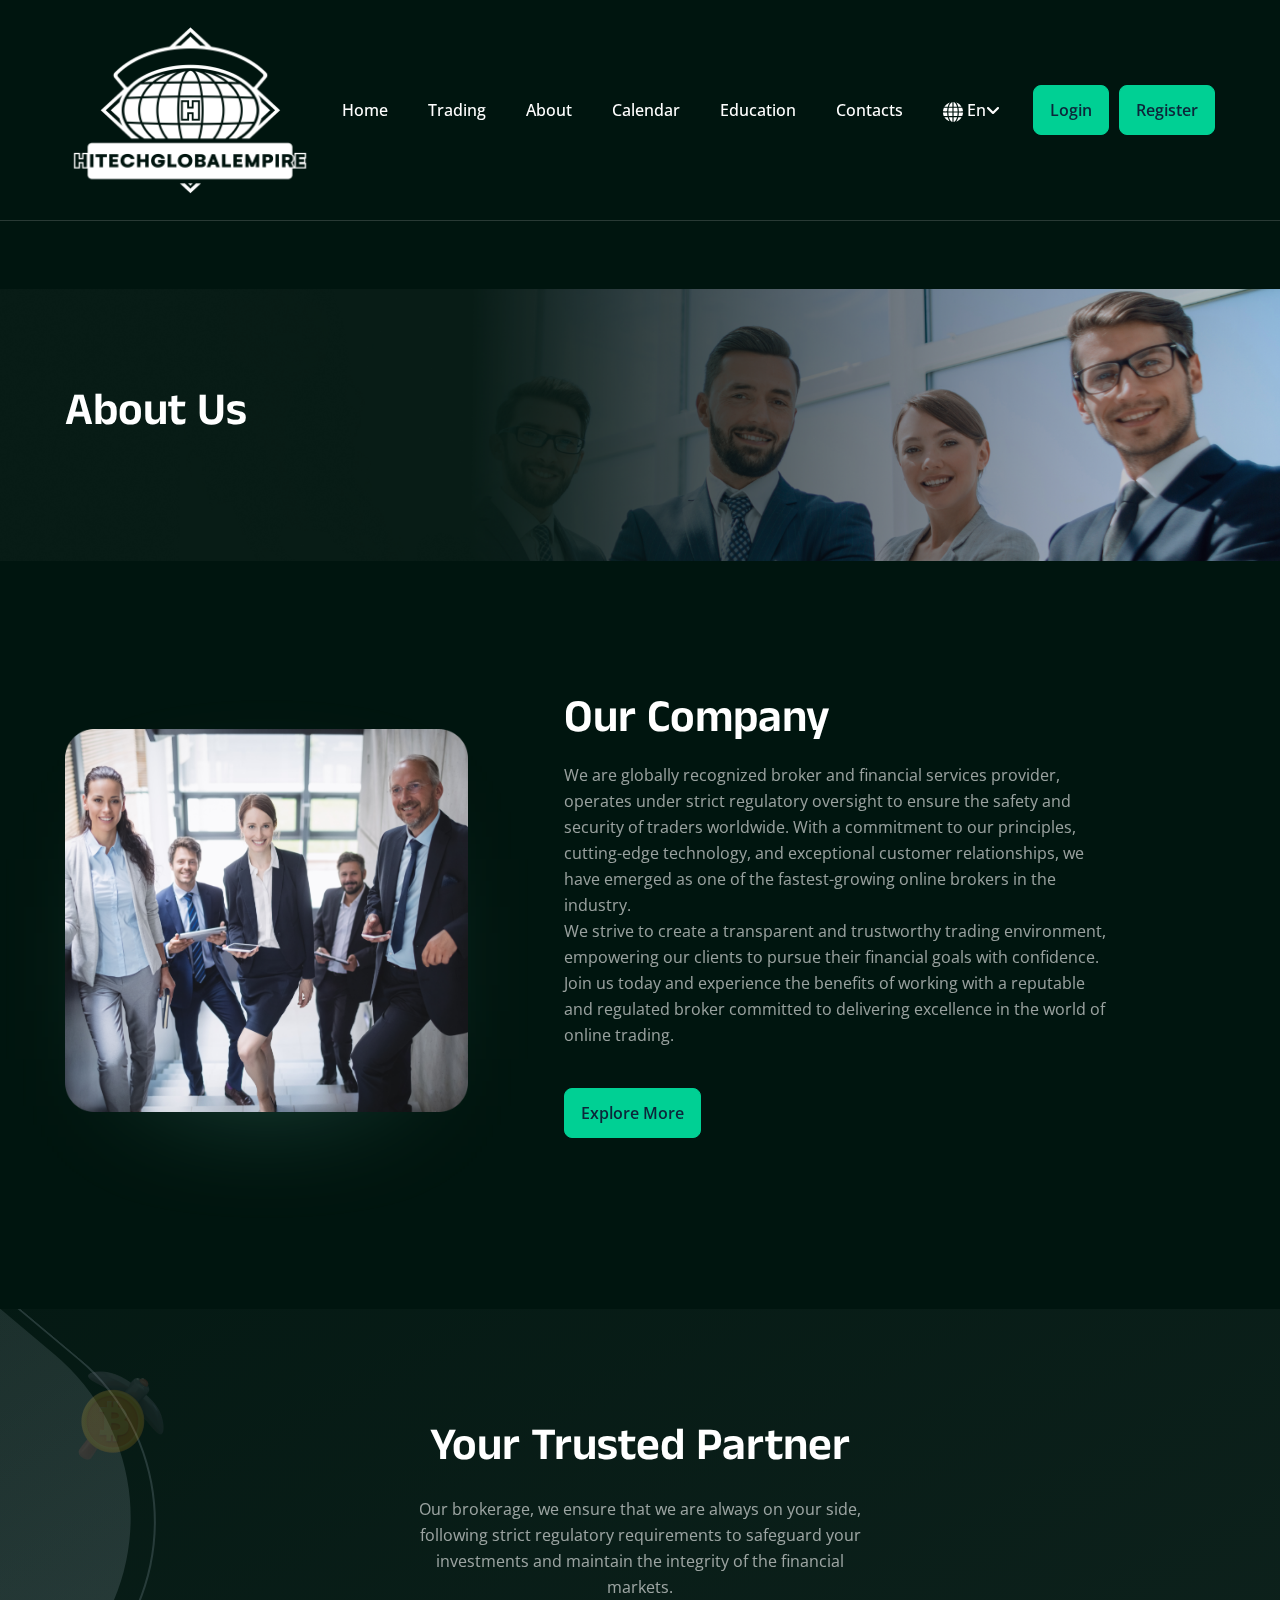
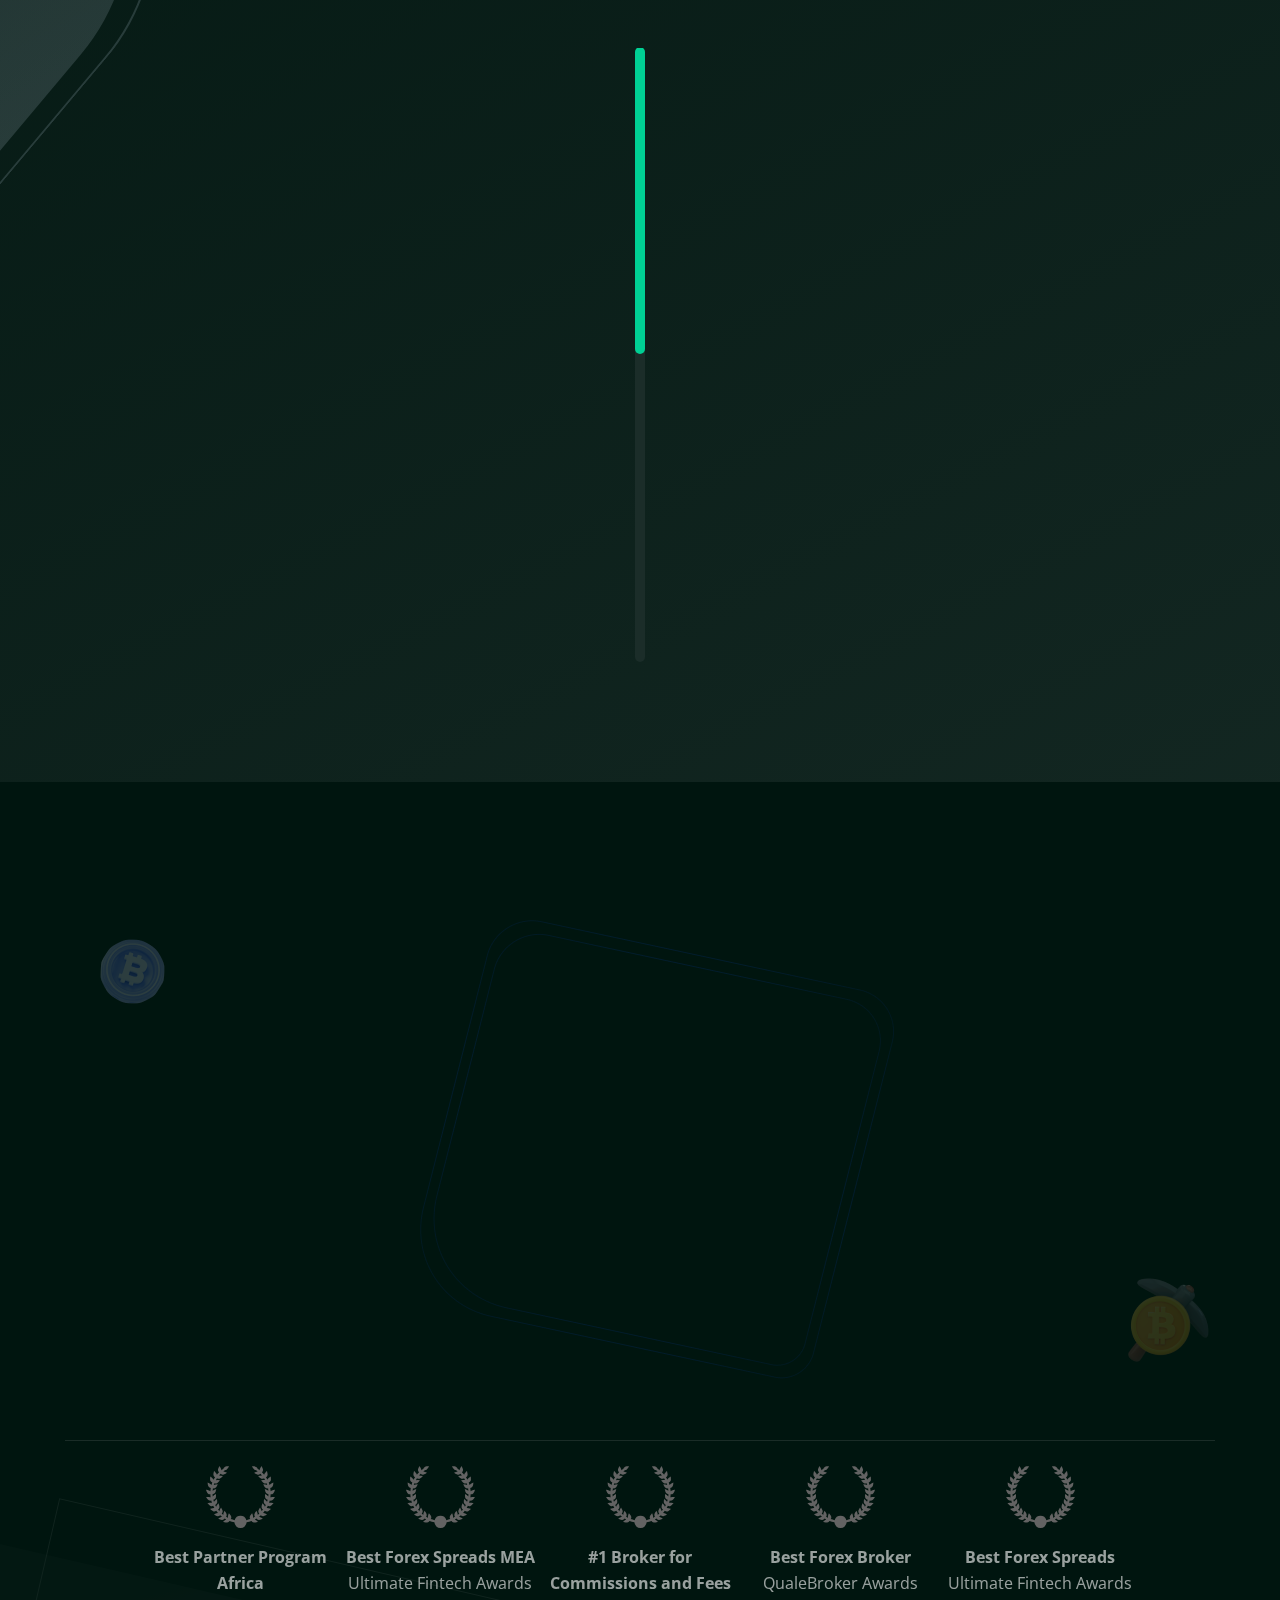
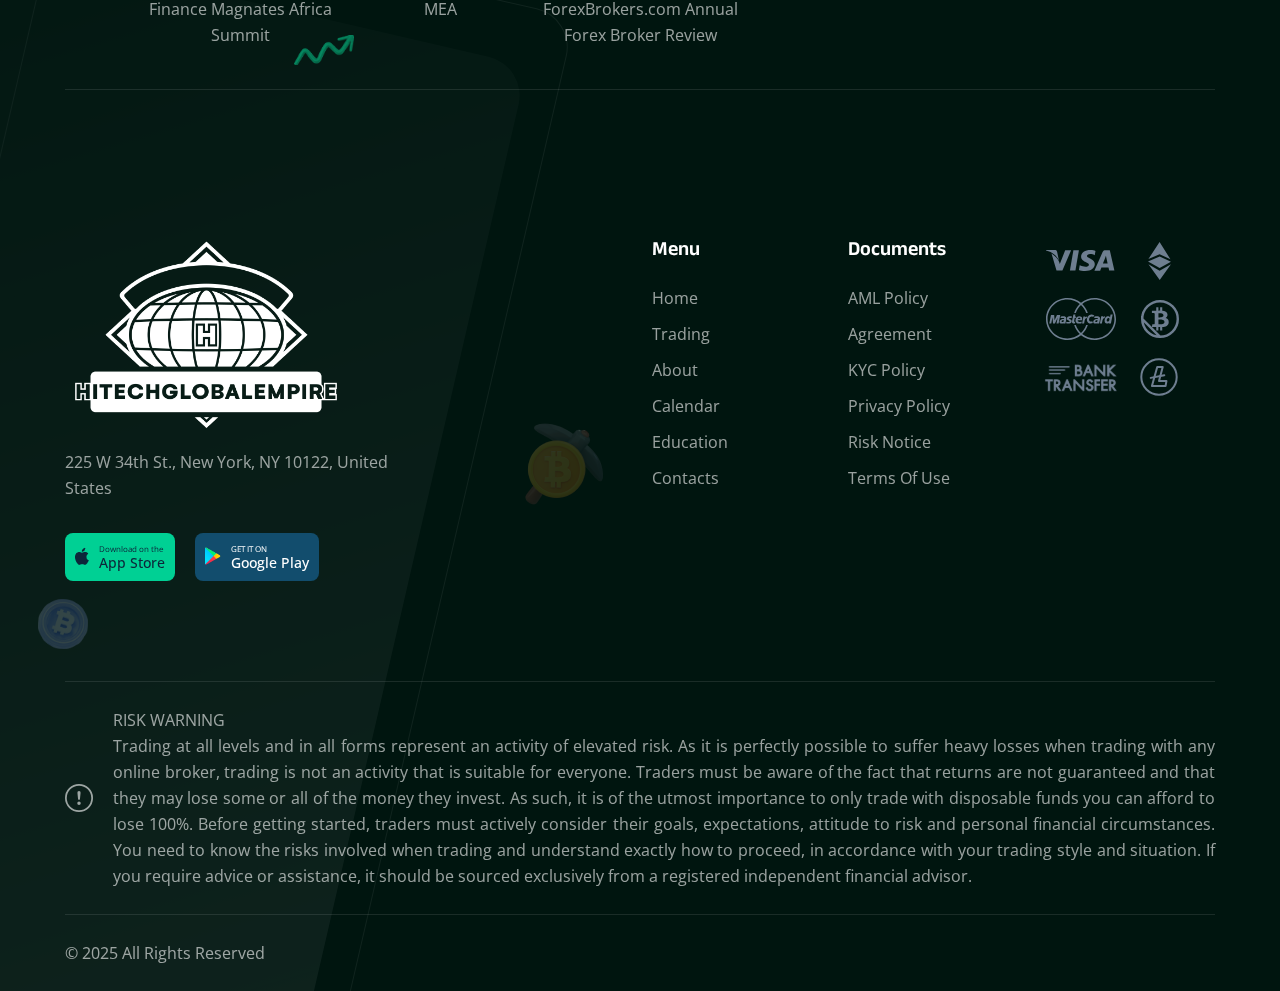
<file: about/index.html>
<!doctype html>
<html lang="en" data-bs-theme="dark">
  <head>
  <title>TechGlobalEmpire</title>
  <meta charset="UTF-8">
  <meta http-equiv="X-UA-Compatible" content="IE=edge">
  <meta name="viewport" content="width=device-width, initial-scale=1.0">

  <!-- Sites meta Data -->
  <meta name="author" content="">
  <meta name="keywords" content="">
  <meta name="description" content="">

  <link rel="shortcut icon" href="./../wa-data/public/site/themes/default/assets/images/favicon.ico" type="image/x-icon">

  <link rel="stylesheet" href="../wa-data/public/site/themes/default/assets/css/bootstrap.min.css">
  <link rel="stylesheet" href="../wa-data/public/site/themes/default/assets/css/aos.css">
  <link rel="stylesheet" href="../wa-data/public/site/themes/default/assets/css/all.min.css">

  <link rel="stylesheet" href="../wa-data/public/site/themes/default/assets/css/swiper-bundle.min.css">

<style type="text/css">
.m-disable-scroll {
    position: fixed;
    overflow: hidden;
    height: 100vh;
    width: 100%;
    left: 0;
    top: 0;
}
.m-wrap {
    position: fixed;
    left:0;
    top: 0;
    width: 100%;
    height: 100vh;
    z-index: 99998;
    background-color: rgba(0, 0, 0, .7);
    display: flex;
    justify-content: center;
    align-items: center;
    display: none;
    opacity: 0;
}
.m-body {
    position: relative;
    background-color: white;
    padding: 15px;
    border-radius: 18px;
}
.m-close {
    position: absolute;
    border: 2px solid black;
    width: 24px;
    height: 24px;
    border-radius: 50px;
    right: 4px;
    top: 4px;
    opacity: 0.2;
	cursor: pointer;
    transition: opacity ease 0.5s;
}
.m-close:hover {
    opacity: 1;
}
.m-close::before,
.m-close::after  {
    content: '';
    position: absolute;
    top: 9px;
    right: -1px;
    display: block;
    width: 22px;
    height: 3px;
    background: black;
}
.m-close::before {
	transform: rotate(45deg);
}
.m-close::after {
	transform: rotate(-45deg);
}
@media (max-height: 773px) {
.m-body {
    height: 100%;
    overflow: scroll;
    border-radius: 0px;
    padding-bottom: 150px!important;
}
    .m-close {
        top: 8px;
    }
}
@media (max-height: 773px) and (orientation: landscape) {
    .m-body {
        height: 100%;
        overflow: scroll;
        border-radius: 0px;
    }
    .m-close {
        top: 18px;
    }
}
@media (max-width: 397px) {
    .m-body {
        padding: 5px;
    }
}
</style>

  <!-- main css for template -->
  <link rel="stylesheet" href="../wa-data/public/site/themes/default/assets/css/style.css">
</head>

<body>
                    <!-- ===============>> light&dark switch start here <<================= -->
  <div class="lightdark-switch d-none">
    <span class="dark-btn d-none" id="btnSwitch"><img src="../wa-data/public/site/themes/default/assets/images/icon/moon.svg" alt="light-dark-switchbtn"
        class="swtich-icon"></span>
  </div>
  <!-- ===============>> light&dark switch start here <<================= -->



  <!-- ===============>> Header section start here <<================= -->
  <header class="header-section header-section--style1">
    <div class="header-bottom">
      <div class="container">
        <div class="header-wrapper">
          <div class="logo">
            <a href="../index.html" class="a-logo" style="width: 250px;">
              <img src="../wa-data/public/site/img/los.png" alt="logo">
            </a>
          </div>
          <div class="menu-area">
            <ul class="menu menu--style1">
              <li>
                <a href="../index.html">Home</a>
              </li>
              <li>
                <a href="../trading/index.html">Trading</a>
              </li>
              <li>
                <a href="../about.html">About</a>
              </li>
              <li>
                <a href="../calendar/index.html">Calendar</a>
              </li>
              <li>
                <a href="../education/index.html">Education</a>
              </li>
              
                            
                <li>
                <a href="../contacts/index.html">Contacts</a>
              </li>
              
<li>
                <a href="../about.html#" class="lang-menu">
                    <svg class="lang-svg" xmlns="http://www.w3.org/2000/svg" version="1.0" width="20px" height="20px" viewBox="0 0 512.000000 512.000000" preserveAspectRatio="xMidYMid meet">
                                        <g transform="translate(0.000000,512.000000) scale(0.100000,-0.100000)" fill="#fff" stroke="none">
                                        <path d="M2334 5086 c-75 -28 -149 -72 -236 -142 -222 -179 -429 -543 -552 -971 l-15 -53 440 0 439 0 0 595 c0 327 -3 595 -7 594 -5 0 -35 -10 -69 -23z"></path>
                                        <path d="M2710 4516 l0 -596 435 0 c348 0 435 3 435 13 0 22 -61 208 -101 310 -57 143 -143 308 -218 421 -76 116 -209 259 -296 322 -58 41 -182 104 -232 119 l-23 6 0 -595z"></path>
                                        <path d="M1599 4936 c-463 -189 -869 -517 -1157 -934 l-53 -77 412 -3 c227 -1 414 -1 415 1 2 2 22 66 44 141 103 353 257 671 427 884 14 17 24 32 22 32 -2 0 -52 -20 -110 -44z"></path>
                                        <path d="M3410 4975 c0 -3 20 -32 45 -65 162 -212 318 -545 406 -860 17 -63 34 -118 38 -123 4 -4 193 -6 420 -5 l412 3 -52 75 c-190 277 -444 525 -729 713 -141 92 -540 286 -540 262z"></path>
                                        <path d="M182 3518 c-87 -221 -141 -433 -167 -654 -8 -71 -15 -135 -15 -141 0 -10 112 -13 535 -13 421 0 535 3 535 13 0 161 44 653 74 820 l13 77 -467 0 -467 0 -41 -102z"></path>
                                        <path d="M1460 3615 c0 -2 -9 -60 -20 -127 -24 -149 -47 -356 -55 -498 -3 -58 -8 -144 -11 -192 l-6 -88 521 0 521 0 0 455 0 455 -475 0 c-261 0 -475 -2 -475 -5z"></path>
                                        <path d="M2710 3165 l0 -455 520 0 519 0 -5 98 c-16 301 -29 438 -65 675 l-21 137 -474 0 -474 0 0 -455z"></path>
                                        <path d="M3964 3603 c17 -60 62 -450 71 -618 3 -60 8 -147 11 -192 l6 -83 534 0 c422 0 534 3 534 13 0 6 -7 70 -15 141 -26 220 -79 428 -168 654 l-40 102 -469 0 c-442 0 -469 -1 -464 -17z"></path>
                                        <path d="M0 2397 c0 -50 35 -292 56 -386 26 -119 105 -368 144 -453 l21 -48 468 0 468 0 -14 83 c-20 127 -51 420 -58 542 -3 61 -8 147 -11 193 l-6 82 -534 0 c-422 0 -534 -3 -534 -13z"></path>
                                        <path d="M1376 2308 c11 -214 36 -486 60 -636 13 -86 24 -157 24 -159 0 -2 214 -3 475 -3 l475 0 0 450 0 450 -520 0 -519 0 5 -102z"></path>
                                        <path d="M2710 1960 l0 -450 474 0 474 0 6 28 c30 142 67 490 80 760 l6 112 -520 0 -520 0 0 -450z"></path>
                                        <path d="M4046 2303 c-13 -231 -38 -508 -56 -635 -11 -73 -20 -139 -20 -145 0 -10 100 -13 465 -13 l464 0 21 48 c61 135 132 377 164 552 13 73 36 258 36 290 0 7 -171 10 -534 10 l-534 0 -6 -107z"></path>
                                        <path d="M390 1202 c0 -5 23 -42 51 -83 238 -346 564 -636 933 -830 115 -60 326 -152 334 -145 2 2 -17 31 -43 65 -177 233 -316 538 -429 944 l-17 57 -414 0 c-228 0 -415 -4 -415 -8z"></path>
                                        <path d="M1546 1158 c75 -263 186 -512 313 -702 76 -116 209 -259 296 -322 58 -41 182 -104 233 -119 l22 -6 0 600 0 601 -439 0 -440 0 15 -52z"></path>
                                        <path d="M2710 609 l0 -600 23 7 c210 65 387 214 549 464 105 160 213 403 277 619 17 57 31 105 31 107 0 2 -198 4 -440 4 l-440 0 0 -601z"></path>
                                        <path d="M3866 1078 c-104 -367 -258 -684 -449 -926 -35 -44 380 155 533 255 284 187 540 437 729 712 28 41 51 78 51 83 0 4 -186 8 -413 8 l-413 0 -38 -132z"></path>
                                        </g>
                                        </svg>
                    En</a>
                <ul class="submenu lang-sub">
                  <li><a href="../ru.html">Ru</a></li>
                </ul>
              </li>
              
              
            <li>
                <a href="https://personal.usablecapital.com/auth/login" class="burger-btns" target="_blank">Login</a>
              </li>
              <li>
                <a href="https://personal.usablecapital.com/auth/registration" class="burger-btns" target="_blank">Register</a>
              </li>
              
            </ul>



          </div>
          <div class="header-action">
            <div class="menu-area">
              <div class="header-btn">
                <a href="https://personal.hitechglobalempire.com/auth/login" class="trk-btn trk-btn--border trk-btn--primary" target="_blank">
                  <span>Login</span>
                </a>
                <a href="https://personal.hitechglobalempire.com/auth/registration" class="trk-btn trk-btn--border trk-btn--primary" target="_blank">
                  <span>Register</span>
                </a>
              </div>

              <!-- toggle icons -->
              <div class="header-bar d-lg-none header-bar--style1">
                <span></span>
                <span></span>
                <span></span>
              </div>
            </div>
          </div>
        </div>
      </div>
    </div>
  </header>
  <!-- ===============>> Header section end here <<================= -->
         
    
        <p><!-- ================> Page header start here <================== --><br> <br></p><section class="page-header bg--cover" style="background-image:url(../wa-data/public/site/img/44.png)">
    <div class="container">
      <div class="page-header__content" data-aos="fade-right" data-aos-duration="1000">
        <h2>About Us</h2>
      </div>
      
    </div>
  </section>

<p> <!-- ================> Page header end here <================== --></p>

<p> <!-- ===============>> About section start here <<================= --><br> <br></p><section class="about about--style1 ">
    <div class="container">
      <div class="about__wrapper">
        <div class="row gx-5  gy-4 gy-sm-0  align-items-center">
          <div class="col-lg-5">
            <div class="about__thumb pe-lg-5" data-aos="fade-right" data-aos-duration="800">
              <div class="about__thumb-inner">
                <div class="about__thumb-image floating-content">
                  <img class="da" src="../wa-data/public/site/img/44-1.png" alt="about-image">
                  <div class="floating-content__top-left">

                    
                  </div>
                 
                </div>
              </div>
            </div>
          </div>
          <div class="col-lg-6">
            <div class="about__content" data-aos="fade-left" data-aos-duration="800">
              <div class="about__content-inner">
                <h2>Our company </h2>

                <p class="mb-0">We are globally recognized broker and financial services provider, operates under strict regulatory oversight to ensure the safety and security of traders worldwide. With a commitment to our principles, cutting-edge technology, and exceptional customer relationships, we have emerged as one of the fastest-growing online brokers in the industry. </p>
                <p class="mb-0">We strive to create a transparent and trustworthy trading environment, empowering our clients to pursue their financial goals with confidence. Join us today and experience the benefits of working with a reputable and regulated broker committed to delivering excellence in the world of online trading.</p>
                <a href="../about.html#openmodal1" class="trk-btn trk-btn--border trk-btn--primary">Explore More </a>
              </div>
            </div>
          </div>
        </div>
      </div>
    </div>
  </section>

<p> <!-- ===============>> About section start here <<================= --></p>

<p> <!-- ========== Roadmap Section start Here========== --><br> <br></p><section class="roadmap roadmap--style1 padding-top  padding-bottom bg-color" id="roadmap">
    <div class="container">
      <div class="section-header section-header--max50">
        <h2 class="mb-15 mt-minus-5">Your Trusted Partner</h2>
        <p>Our brokerage, we ensure that we are always on your side, following strict regulatory requirements to safeguard your investments and maintain the integrity of the financial markets.</p>
      </div>
      <div class="roadmap__wrapper">
        <div class="row gy-4 gy-md-0 gx-5">
          <div class="col-md-6 offset-md-6">
            <div class="roadmap__item ms-md-4 aos-init aos-animate" data-aos="fade-left" data-aos-duration="800">
              <div class="roadmap__item-inner">
                <div class="roadmap__item-content">
                  <div class="roadmap__item-header">
                    <h3>Our Philosophy</h3>
                    <span></span>
                  </div>
                  <p>TechGlobalEmpire is the upshot of the digital transformation of financial markets and the widespread adoption of technologies.</p>
                </div>
              </div>

            </div>
          </div>
          <div class="col-md-6">
            <div class="roadmap__item roadmap__item--style2 ms-auto me-md-4 aos-init aos-animate" data-aos="fade-right" data-aos-duration="800">
              <div class="roadmap__item-inner">
                <div class="roadmap__item-content">
                  <div class="roadmap__item-header">
                    <h3>Our Mission</h3>
                    <span></span>
                  </div>
                  <p>We're on a mission to create a unique trading platform designed to cater to traders of all levels, from beginners to seasoned pros.</p>
                </div>
              </div>

            </div>
          </div>
          <div class="col-md-6 offset-md-6">
            <div class="roadmap__item ms-md-4 aos-init" data-aos="fade-left" data-aos-duration="800">
              <div class="roadmap__item-inner">
                <div class="roadmap__item-content">
                  <div class="roadmap__item-header">
                    <h3>Our Vision</h3>
                    <span></span>
                  </div>
                  <p>TechGlobalEmpire aims to provide traders a cutting-edge platform that will allow them to trade at the best their potential.</p>
                </div>
              </div>
            </div>
          </div>
        </div>
      </div>
    </div>
    <div class="roadmap__shape">
      <span class="roadmap__shape-item roadmap__shape-item--1"> <span></span> </span>
      <span class="roadmap__shape-item roadmap__shape-item--2"> <img src="../wa-data/public/site/themes/default/assets/images/icon/1.png" alt="shape-icon">
      </span>
    </div>
  </section>

<p> <!-- ========== Roadmap Section Ends Here========== --></p>

<p> <!-- ===============>> cta section start here <<================= --><br> <br></p><section class="cta padding-top padding-bottom">
    <div class="container">
      <div class="cta__wrapper">
        <div class="cta__newsletter justify-content-center">
          <div class="cta__newsletter-inner" data-aos="fade-up" data-aos-duration="1000">
            <div class="cta__thumb">
              <img src="../wa-data/public/site/img/080.png" alt="cta-thumb">
            </div>
            <div class="cta__subscribe">
              <h2 class="mb-0"> Demo account</h2>
              <p>Skill up and practice zero-risk trading on our free demo account.</p>
              <form class="cta-form cta-form--style2 form-subscribe" action="https://usablecapital.com/about/index-3-dark.html#">
                <div class="cta-form__inner d-sm-flex align-items-center">
                  
                  <a href="https://personal.hitechglobalempire.com/auth/registration" target="_blank" class="trk-btn  trk-btn--large trk-btn--secondary2" type="submit">Demo account</a>
                </div>
              </form>
            </div>
          </div>
        </div>
        <div class="cta__shape">
          <span class="cta__shape-item cta__shape-item--1"><img src="../wa-data/public/site/themes/default/assets/images/cta/2.png" alt="shape icon"></span>
          <span class="cta__shape-item cta__shape-item--2"><img src="../wa-data/public/site/themes/default/assets/images/cta/4.png" alt="shape icon"></span>
          <span class="cta__shape-item cta__shape-item--3"><img src="../wa-data/public/site/themes/default/assets/images/cta/5.png" alt="shape icon"></span>
        </div>
      </div>
    </div>
  </section>

<p> <!-- ===============>> cta section start here <<================= --></p>

 

        
                    <!-- ===============>> footer start here <<================= -->
  <footer class="footer brand-1">
    <div class="container">
      <div class="footer__wrapper">
                          <div class="footer__bottom">
          <div class="footer__end" style="justify-content: center;">
            <div class="footer__end-copyright" style="    align-items: baseline;    flex-wrap: wrap;
    justify-content: center;">
                <div class="foo-card" style="width: 200px;text-align: center;">
                    <img class="mb-3" src="../wa-data/public/site/themes/default/assets/images/award.svg">
                    <p>
                        <b>Best Partner Program Africa</b><br>
                        Finance Magnates Africa Summit
                    </p>
                </div>
                
                                <div class="foo-card" style="width: 200px;text-align: center;">
                    <img class="mb-3" src="../wa-data/public/site/themes/default/assets/images/award.svg">
                    <p>
                        <b>Best Forex Spreads MEA</b><br>
                        Ultimate Fintech Awards MEA
                    </p>
                </div>
                
                                <div class="foo-card" style="width: 200px;text-align: center;">
                    <img class="mb-3" src="../wa-data/public/site/themes/default/assets/images/award.svg">
                    <p>
                        <b>#1 Broker for Commissions and Fees</b><br>
                        ForexBrokers.com Annual Forex Broker Review
                    </p>
                </div>
                
                                <div class="foo-card" style="width: 200px;text-align: center;">
                    <img class="mb-3" src="../wa-data/public/site/themes/default/assets/images/award.svg">
                    <p>
                        <b>Best Forex Broker</b><br>
                        QualeBroker Awards 
                    </p>
                </div>
                
                                <div class="foo-card" style="width: 200px;text-align: center;">
                    <img class="mb-3" src="../wa-data/public/site/themes/default/assets/images/award.svg">
                    <p>
                        <b>Best Forex Spreads </b><br>
                        Ultimate Fintech Awards 
                    </p>
                </div>
            </div>
          </div>
        </div>
         <div class="footer__end"></div>
        <div class="footer__top footer__top--style1">
          <div class="row gy-5 gx-4">
            <div class="col-md-6">
              <div class="footer__about">
                <a href="../index.html" class="footer__about-logo"><img src="../wa-data/public/site/img/los.png"
                    alt="Logo" width="50%"></a>
                <p class="footer__about-moto ">225 W 34th St., New York, NY 10122, United States</p>
                <div class="footer__app">
                  <div class="footer__app-item footer__app-item--apple">
                    <div class="footer__app-inner">
                      <div class="footer__app-thumb">
                        <a href="https://www.apple.com/app-store/" target="_blank" class="stretched-link no-click">
                          <img src="../wa-data/public/site/themes/default/assets/images/footer/apple.png" alt="apple-icon">
                        </a>
                      </div>
                      <div class="footer__app-content">
                        <span>Download on the</span>
                        <p class="mb-0">App Store</p>
                      </div>
                    </div>
                  </div>
                  <div class="footer__app-item footer__app-item--playstore">
                    <div class="footer__app-inner">
                      <div class="footer__app-thumb">
                        <a href="https://play.google.com/store" target="_blank" class="stretched-link no-click">
                          <img src="../wa-data/public/site/themes/default/assets/images/footer/play.png" alt="playstore-icon">
                        </a>
                      </div>
                      <div class="footer__app-content">
                        <span>GET IT ON</span>
                        <p class="mb-0">Google Play</p>
                      </div>
                    </div>
                  </div>
                </div>
              </div>
            </div>
            <div class="col-md-2 col-sm-4 col-6">
              <div class="footer__links">
                <div class="footer__links-tittle">
                  <h6>Menu</h6>
                </div>
                <div class="footer__links-content">
                  <ul class="footer__linklist">
                    <li class="footer__linklist-item"> <a href="../index.html">Home</a>
                    </li>
                <li class="footer__linklist-item"><a href="../trading/index.html">Trading</a>
                    </li>
                <li class="footer__linklist-item"><a href="../about.html">About</a>
                    </li>
                <li class="footer__linklist-item"><a href="../calendar/index.html">Calendar</a>
                    </li>
                <li class="footer__linklist-item"><a href="../education/index.html">Education</a>
                    </li>
                <li class="footer__linklist-item"><a href="../contacts/index.html">Contacts</a>
                    </li>
                  </ul>
                </div>
              </div>

            </div>
            <div class="col-md-2 col-sm-4 col-6">
              <div class="footer__links">
                <div class="footer__links-tittle">
                    <h6>Documents</h6>
                                 </div>
                <div class="footer__links-content">
                  <ul class="footer__linklist">
                    <li class="footer__linklist-item"> <a href="../docs/AML&#32;Policy.pdf" target="_blank">AML Policy</a>
                    </li>
                    <li class="footer__linklist-item"> <a href="../docs/Agreement.pdf" target="_blank">Agreement</a>
                    </li>
                    <li class="footer__linklist-item"> <a href="../docs/KYC&#32;Policy.pdf" target="_blank">KYC Policy</a></li>
                    <li class="footer__linklist-item"> <a href="../docs/Privacy&#32;Policy.pdf" target="_blank">Privacy Policy</a> </li>
                    <li class="footer__linklist-item"> <a href="../docs/Risk&#32;notice.pdf" target="_blank">Risk Notice</a></li>
                    <li class="footer__linklist-item"> <a href="../docs/Terms&#32;of&#32;use.pdf" target="_blank">Terms Of Use</a> </li>
                  </ul>
                </div>
              </div>

            </div>
            <div class="col-md-2 col-sm-4">
                <img class="mb-3" src="../wa-data/public/site/themes/default/assets/images/footer-icons/visa.svg">
                <img class="mb-3" src="../wa-data/public/site/themes/default/assets/images/footer-icons/ethereum.svg">
                <img class="mb-3" src="../wa-data/public/site/themes/default/assets/images/footer-icons/mastercard.svg">
                <img class="mb-3" src="../wa-data/public/site/themes/default/assets/images/footer-icons/bitcoin.svg">
                <img class="mb-3" src="../wa-data/public/site/themes/default/assets/images/footer-icons/bank.svg">
                <img class="mb-3" src="../wa-data/public/site/themes/default/assets/images/footer-icons/litecoin.svg">

            </div>
          </div>
        </div>

        <div class="footer__bottom">
          <div class="footer__end">
            <div class="footer__end-copyright">
                <svg class="warn-svg" xmlns="http://www.w3.org/2000/svg" width="160" height="160" fill="currentColor" class="bi bi-exclamation-circle" viewBox="0 0 16 16" style="margin-right: 20px">
  <path d="M8 15A7 7 0 1 1 8 1a7 7 0 0 1 0 14zm0 1A8 8 0 1 0 8 0a8 8 0 0 0 0 16z"/>
  <path d="M7.002 11a1 1 0 1 1 2 0 1 1 0 0 1-2 0zM7.1 4.995a.905.905 0 1 1 1.8 0l-.35 3.507a.552.552 0 0 1-1.1 0L7.1 4.995z"/>
</svg>
              <p class=" mb-0" style="text-align: justify">RISK WARNING<br>Trading at all levels and in all forms represent an activity of elevated risk. As it is perfectly possible to suffer heavy losses when trading with any online broker, trading is not an activity that is suitable for everyone. Traders must be aware of the fact that returns are not guaranteed and that they may lose some or all of the money they invest. As such, it is of the utmost importance to only trade with disposable funds you can afford to lose 100%. Before getting started, traders must actively consider their goals, expectations, attitude to risk and personal financial circumstances. You need to know the risks involved when trading and understand exactly how to proceed, in accordance with your trading style and situation. If you require advice or assistance, it should be sourced exclusively from a registered independent financial advisor.</p>
            </div>
          </div>
        </div>
        
                <div class="footer__bottom">
          <div class="footer__end">
            <div class="footer__end-copyright">
              <p class=" mb-0">© 2025 All Rights Reserved</p>
            </div>
            <div class="d-none">
              <ul class="social">
                <li class="social__item">
                  <a href="https://usablecapital.com/about/index-3-dark.html#" class="social__link social__link--style22"><i class="fab fa-facebook-f"></i></a>
                </li>
                <li class="social__item">
                  <a href="https://usablecapital.com/about/index-3-dark.html#" class="social__link social__link--style22 "><i class="fab fa-instagram"></i></a>
                </li>
                <li class="social__item">
                  <a href="https://usablecapital.com/about/index-3-dark.html#" class="social__link social__link--style22"><i class="fa-brands fa-linkedin-in"></i></a>
                </li>
                <li class="social__item">
                  <a href="https://usablecapital.com/about/index-3-dark.html#" class="social__link social__link--style22"><i class="fab fa-youtube"></i></a>
                </li>
                <li class="social__item">
                  <a href="https://usablecapital.com/about/index-3-dark.html#" class="social__link social__link--style22 "><i class="fab fa-twitter"></i></a>
                </li>
              </ul>
            </div>
          </div>
        </div>
      </div>
    </div>
    <div class="footer__shape">
      <span class="footer__shape-item footer__shape-item--1"><img src="../wa-data/public/site/themes/default/assets/images/footer/1.png"
          alt="shape icon"></span>
      <span class="footer__shape-item footer__shape-item--2"> <span></span> </span>

      <span class="footer__shape-item footer__shape-item--4"><img src="../wa-data/public/site/themes/default/assets/images/icon/shape/2.png"
          alt="shape icon"></span>
      <span class="footer__shape-item footer__shape-item--5"><img src="../wa-data/public/site/themes/default/assets/images/icon/shape/1.png"
          alt="shape icon"></span>
    </div>
  </footer>
  <div class="m-wrap">
    <div class="m-body">
        <div class="m-close"></div>
        <iframe src="https://cabinet.usablecapital.com/auth/registration" name="registration" class="autoHeight-iframe" border="0" style="border:0;" width="365" height="770"> </iframe>
    </div>
</div>
  <!-- ===============>> footer end here <<================= -->
  
    <!-- ===============>> scrollToTop start here <<================= -->
  <a href="https://usablecapital.com/about/index-3-dark.html#" class="scrollToTop scrollToTop--home1 d-none"><i class="fa-solid fa-arrow-up-from-bracket"></i></a>
  <!-- ===============>> scrollToTop ending here <<================= -->


  <!-- vendor plugins -->

  <script src="../wa-data/public/site/themes/default/assets/js/bootstrap.bundle.min.js"></script>
  <script src="../wa-data/public/site/themes/default/assets/js/all.min.js"></script>
  <script src="../wa-data/public/site/themes/default/assets/js/swiper-bundle.min.js"></script>
  <script src="../wa-data/public/site/themes/default/assets/js/aos.js"></script>
  <script src="../wa-data/public/site/themes/default/assets/js/fslightbox.js"></script>
  <script src="../wa-data/public/site/themes/default/assets/js/purecounter_vanilla.js"></script>
  <script src="../wa-data/public/site/themes/default/assets/js/custom.js"></script>
  
  <script>
document.addEventListener("DOMContentLoaded", function () {
  document.querySelectorAll('a[href="#openmodal1"]').forEach(link => {
    link.setAttribute("href", "https://cabinet.usablecapital.com/auth/registration");
    link.setAttribute("target", "_blank");
  });
});
</script>
                <script>document.addEventListener("DOMContentLoaded", function () {
    const allLinks = document.querySelectorAll('[href="#openmodal1"]');
    const mWrap = document.querySelector('.m-wrap')
    const scroll = (isEnabled) => {
        const div = document.createElement('div');
        div.style.cssText = 'overflow-y: scroll; width: 50px; height: 50px;'
        document.body.append(div);
        let scrollWidth = div.offsetWidth - div.clientWidth;
        div.remove();
        if (isEnabled) {
            const pagePos = window.scrollY
            document.body.classList.add('m-disable-scroll')
            document.body.dataset.position = pagePos
            document.body.style.top = -pagePos + 'px'
            document.body.style.paddingRight = scrollWidth + 'px'
        } else {
            const pagePos = +document.body.dataset.position
            document.body.style.top = 'auto'
            document.body.classList.remove('m-disable-scroll')
            window.scrollTo({ top: pagePos, left: 0, behavior: 'instant' })
            document.body.removeAttribute('data-position')
            document.body.style.paddingRight = 0
        }
    }
    const animate = ({ timing, draw, duration }) => {
        let start = performance.now();
        requestAnimationFrame(function animate(time) {
            let timeFraction = (time - start) / duration;
            if (timeFraction > 1) timeFraction = 1;
            let progress = timing(timeFraction);
            draw(progress);
            if (timeFraction < 1) {
                requestAnimationFrame(animate);
            }
        });
    }
    allLinks.forEach((link) => {
        link.addEventListener('click', e => {
            mWrap.style.display = 'flex'
            animate({
                duration: 300,
                timing(timeFraction) {
                    return timeFraction;
                },
                draw(progress) {
                    mWrap.style.opacity = progress + '';
                }
            });
            scroll(true)
        })
    })
    mWrap.addEventListener('click', e => {
        if (e.target.classList.contains('m-close') || e.target.classList.contains('m-wrap')) {
            animate({
                duration: 300,
                timing(timeFraction) {
                    return timeFraction;
                },
                draw(progress) {
                    mWrap.style.opacity = 1 - progress + '';
                }
            });
            setTimeout(() => {
                mWrap.style.display = 'none'
            }, 300)
            scroll(false)
        }
    })
})</script>
</body>
</html>
</file>
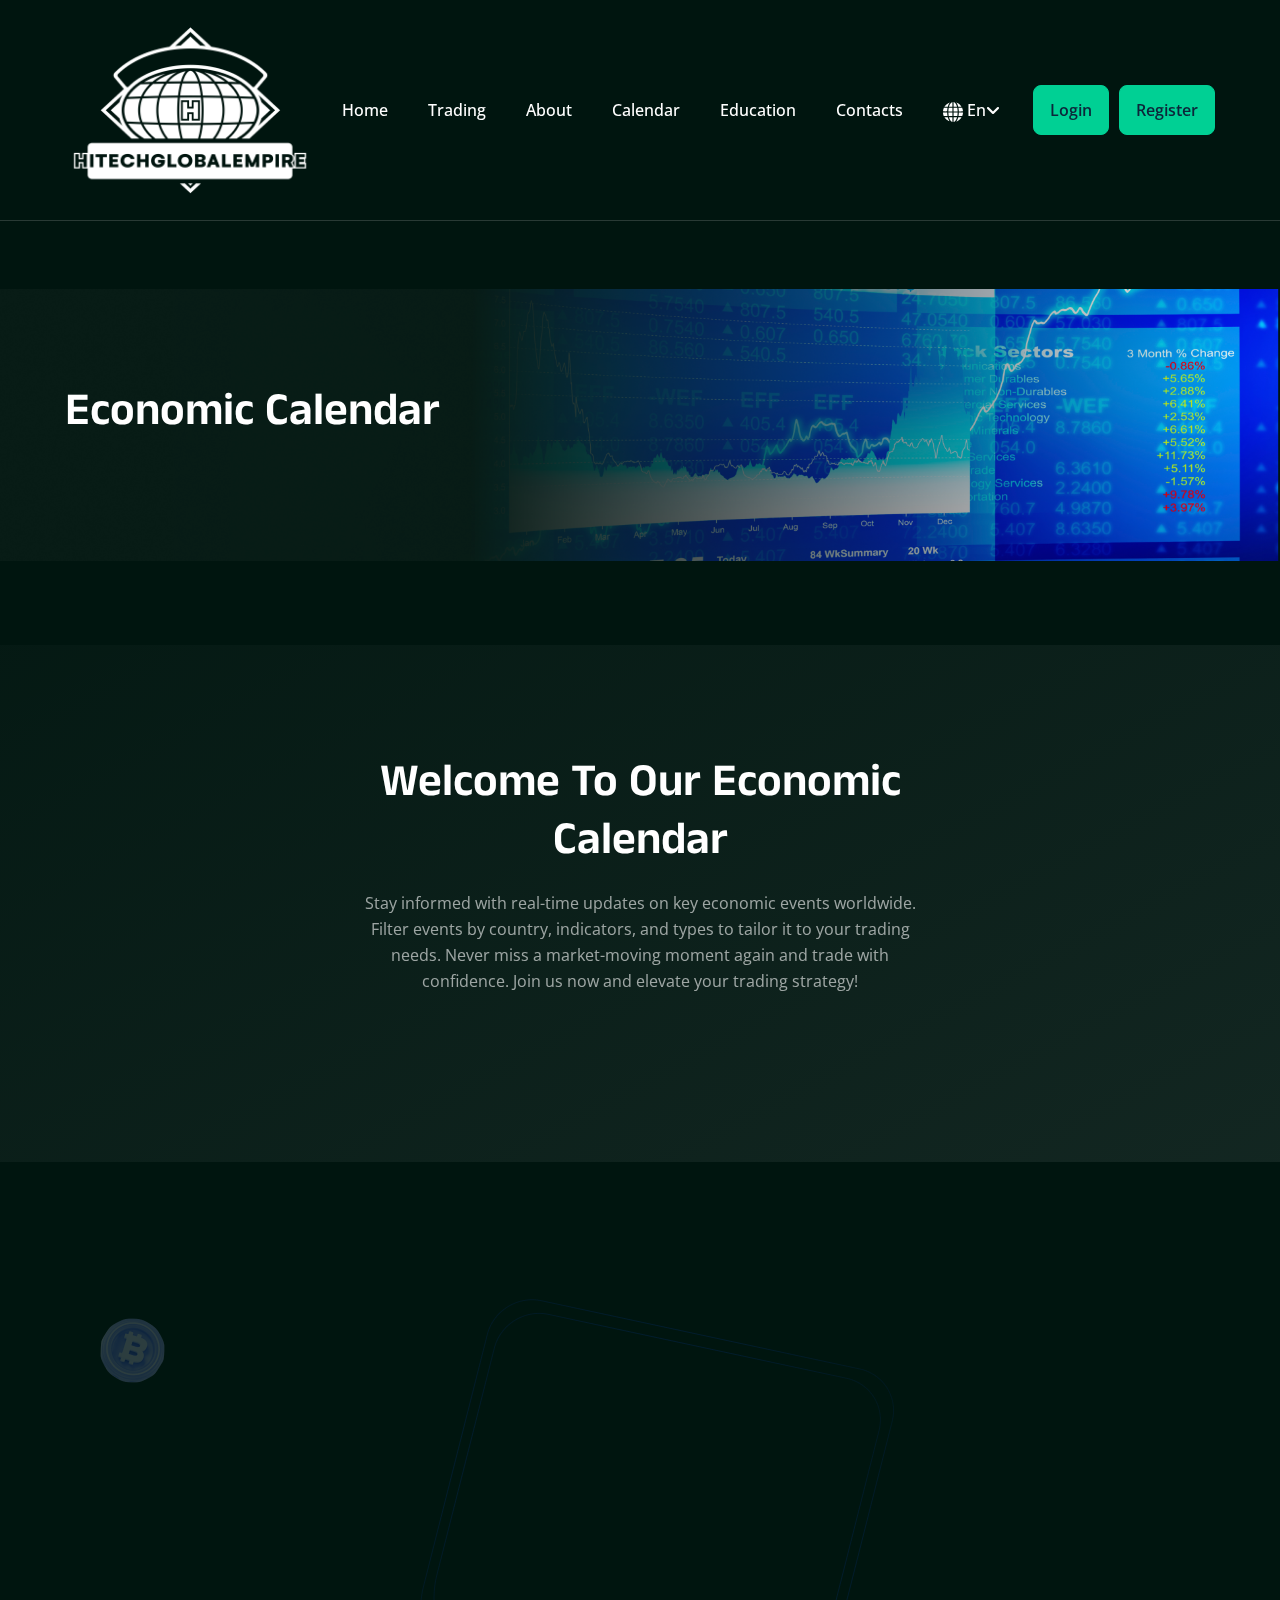
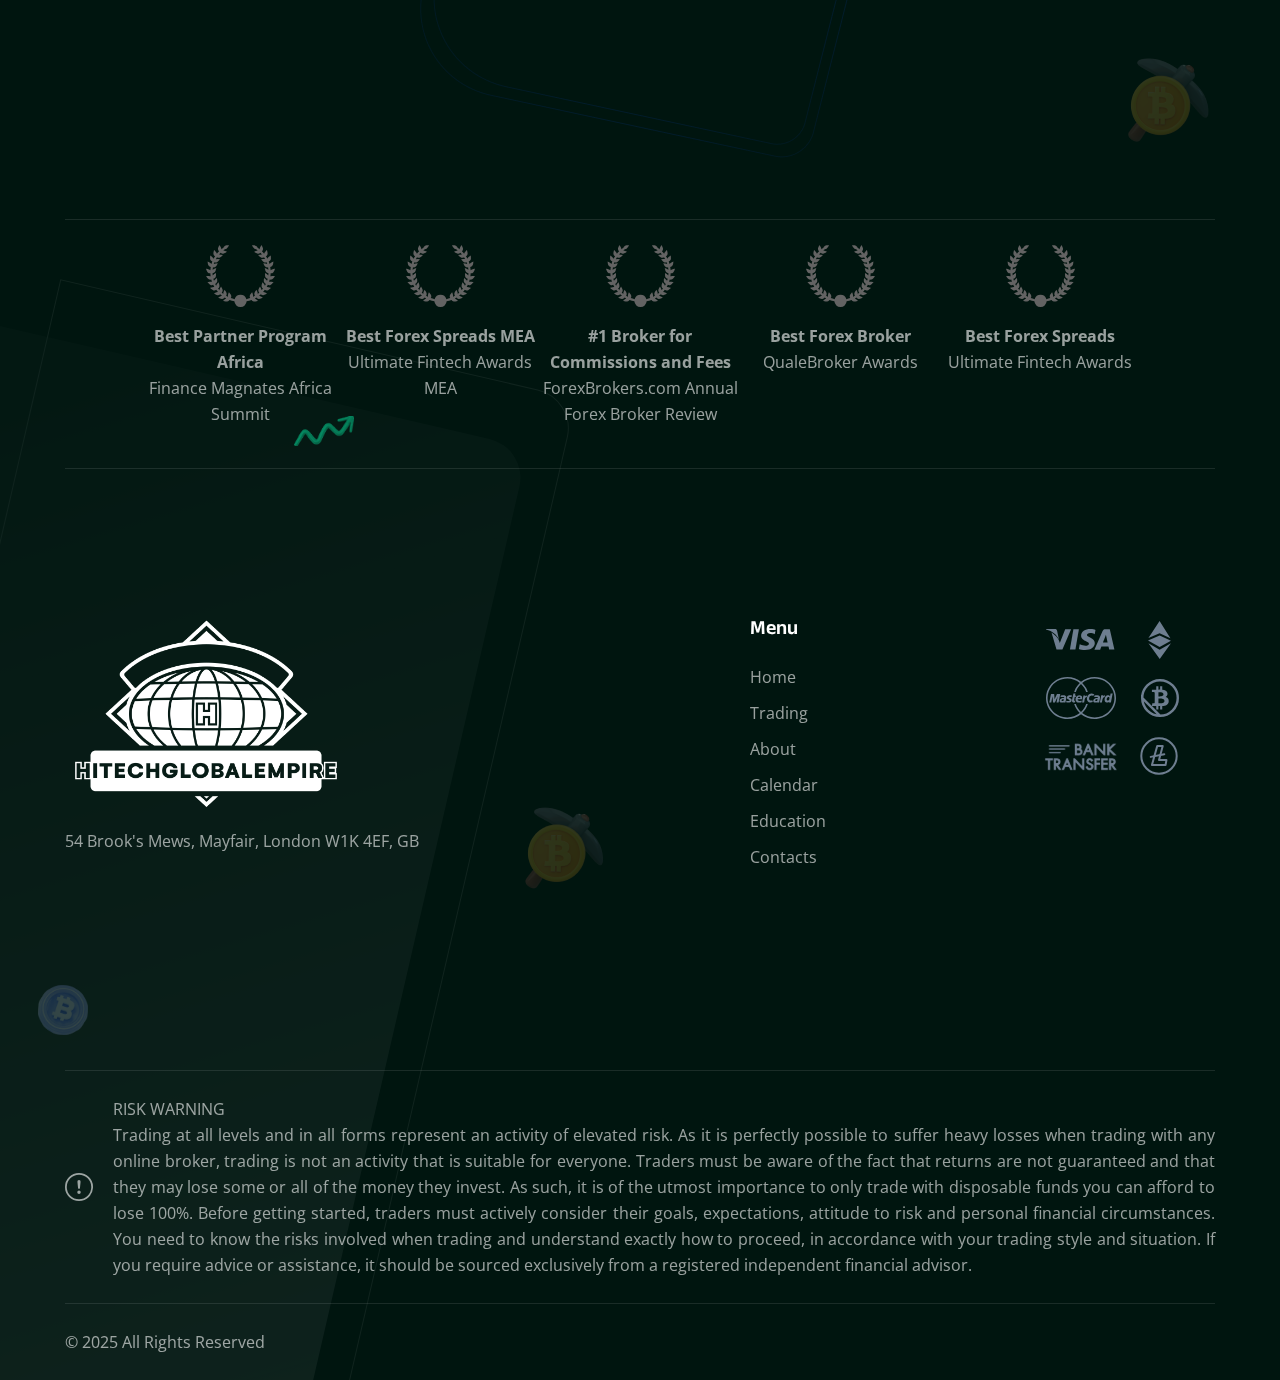
<file: calendar/index.html>
<!doctype html>
<html lang="en" data-bs-theme="dark">
  <head>
  <title>TechGlobalEmpire</title>
  <meta charset="UTF-8">
  <meta http-equiv="X-UA-Compatible" content="IE=edge">
  <meta name="viewport" content="width=device-width, initial-scale=1.0">

  <!-- Sites meta Data -->
  <meta name="author" content="">
  <meta name="keywords" content="">
  <meta name="description" content="">

  <link rel="shortcut icon" href="./../assets/images/favicon.ico" type="image/x-icon">

  <link rel="stylesheet" href="../assets/css/bootstrap.min.css">
  <link rel="stylesheet" href="../assets/css/aos.css">
  <link rel="stylesheet" href="../assets/css/all.min.css">

  <link rel="stylesheet" href="../assets/css/swiper-bundle.min.css">

<style type="text/css">
.m-disable-scroll {
    position: fixed;
    overflow: hidden;
    height: 100vh;
    width: 100%;
    left: 0;
    top: 0;
}
.m-wrap {
    position: fixed;
    left:0;
    top: 0;
    width: 100%;
    height: 100vh;
    z-index: 99998;
    background-color: rgba(0, 0, 0, .7);
    display: flex;
    justify-content: center;
    align-items: center;
    display: none;
    opacity: 0;
}
.m-body {
    position: relative;
    background-color: white;
    padding: 15px;
    border-radius: 18px;
}
.m-close {
    position: absolute;
    border: 2px solid black;
    width: 24px;
    height: 24px;
    border-radius: 50px;
    right: 4px;
    top: 4px;
    opacity: 0.2;
	cursor: pointer;
    transition: opacity ease 0.5s;
}
.m-close:hover {
    opacity: 1;
}
.m-close::before,
.m-close::after  {
    content: '';
    position: absolute;
    top: 9px;
    right: -1px;
    display: block;
    width: 22px;
    height: 3px;
    background: black;
}
.m-close::before {
	transform: rotate(45deg);
}
.m-close::after {
	transform: rotate(-45deg);
}
@media (max-height: 773px) {
.m-body {
    height: 100%;
    overflow: scroll;
    border-radius: 0px;
    padding-bottom: 150px!important;
}
    .m-close {
        top: 8px;
    }
}
@media (max-height: 773px) and (orientation: landscape) {
    .m-body {
        height: 100%;
        overflow: scroll;
        border-radius: 0px;
    }
    .m-close {
        top: 18px;
    }
}
@media (max-width: 397px) {
    .m-body {
        padding: 5px;
    }
}
</style>

  <!-- main css for template -->
  <link rel="stylesheet" href="../assets/css/style.css">
</head>

<body>
                    <!-- ===============>> light&dark switch start here <<================= -->
  <div class="lightdark-switch d-none">
    <span class="dark-btn d-none" id="btnSwitch"><img src="../assets/images/icon/moon.svg" alt="light-dark-switchbtn"
        class="swtich-icon"></span>
  </div>
  <!-- ===============>> light&dark switch start here <<================= -->



  <!-- ===============>> Header section start here <<================= -->
  <header class="header-section header-section--style1">
    <div class="header-bottom">
      <div class="container">
        <div class="header-wrapper">
          <div class="logo">
            <a href="../index.html" class="a-logo" style="width: 250px;">
              <img src="../assets/img/los.png" alt="logo">
            </a>
          </div>
          <div class="menu-area">
            <ul class="menu menu--style1">
              <li>
                <a href="../index.html">Home</a>
              </li>
              <li>
                <a href="../trading/index.html">Trading</a>
              </li>
              <li>
                <a href="../index.html">About</a>
              </li>
              <li>
                <a href="index.html">Calendar</a>
              </li>
              <li>
                <a href="../education/index.html">Education</a>
              </li>
              
                            
                <li>
                <a href="../contacts/index.html">Contacts</a>
              </li>
              
<li>
                <a href="index.html#" class="lang-menu">
                    <svg class="lang-svg" xmlns="http://www.w3.org/2000/svg" version="1.0" width="20px" height="20px" viewBox="0 0 512.000000 512.000000" preserveAspectRatio="xMidYMid meet">
                                        <g transform="translate(0.000000,512.000000) scale(0.100000,-0.100000)" fill="#fff" stroke="none">
                                        <path d="M2334 5086 c-75 -28 -149 -72 -236 -142 -222 -179 -429 -543 -552 -971 l-15 -53 440 0 439 0 0 595 c0 327 -3 595 -7 594 -5 0 -35 -10 -69 -23z"></path>
                                        <path d="M2710 4516 l0 -596 435 0 c348 0 435 3 435 13 0 22 -61 208 -101 310 -57 143 -143 308 -218 421 -76 116 -209 259 -296 322 -58 41 -182 104 -232 119 l-23 6 0 -595z"></path>
                                        <path d="M1599 4936 c-463 -189 -869 -517 -1157 -934 l-53 -77 412 -3 c227 -1 414 -1 415 1 2 2 22 66 44 141 103 353 257 671 427 884 14 17 24 32 22 32 -2 0 -52 -20 -110 -44z"></path>
                                        <path d="M3410 4975 c0 -3 20 -32 45 -65 162 -212 318 -545 406 -860 17 -63 34 -118 38 -123 4 -4 193 -6 420 -5 l412 3 -52 75 c-190 277 -444 525 -729 713 -141 92 -540 286 -540 262z"></path>
                                        <path d="M182 3518 c-87 -221 -141 -433 -167 -654 -8 -71 -15 -135 -15 -141 0 -10 112 -13 535 -13 421 0 535 3 535 13 0 161 44 653 74 820 l13 77 -467 0 -467 0 -41 -102z"></path>
                                        <path d="M1460 3615 c0 -2 -9 -60 -20 -127 -24 -149 -47 -356 -55 -498 -3 -58 -8 -144 -11 -192 l-6 -88 521 0 521 0 0 455 0 455 -475 0 c-261 0 -475 -2 -475 -5z"></path>
                                        <path d="M2710 3165 l0 -455 520 0 519 0 -5 98 c-16 301 -29 438 -65 675 l-21 137 -474 0 -474 0 0 -455z"></path>
                                        <path d="M3964 3603 c17 -60 62 -450 71 -618 3 -60 8 -147 11 -192 l6 -83 534 0 c422 0 534 3 534 13 0 6 -7 70 -15 141 -26 220 -79 428 -168 654 l-40 102 -469 0 c-442 0 -469 -1 -464 -17z"></path>
                                        <path d="M0 2397 c0 -50 35 -292 56 -386 26 -119 105 -368 144 -453 l21 -48 468 0 468 0 -14 83 c-20 127 -51 420 -58 542 -3 61 -8 147 -11 193 l-6 82 -534 0 c-422 0 -534 -3 -534 -13z"></path>
                                        <path d="M1376 2308 c11 -214 36 -486 60 -636 13 -86 24 -157 24 -159 0 -2 214 -3 475 -3 l475 0 0 450 0 450 -520 0 -519 0 5 -102z"></path>
                                        <path d="M2710 1960 l0 -450 474 0 474 0 6 28 c30 142 67 490 80 760 l6 112 -520 0 -520 0 0 -450z"></path>
                                        <path d="M4046 2303 c-13 -231 -38 -508 -56 -635 -11 -73 -20 -139 -20 -145 0 -10 100 -13 465 -13 l464 0 21 48 c61 135 132 377 164 552 13 73 36 258 36 290 0 7 -171 10 -534 10 l-534 0 -6 -107z"></path>
                                        <path d="M390 1202 c0 -5 23 -42 51 -83 238 -346 564 -636 933 -830 115 -60 326 -152 334 -145 2 2 -17 31 -43 65 -177 233 -316 538 -429 944 l-17 57 -414 0 c-228 0 -415 -4 -415 -8z"></path>
                                        <path d="M1546 1158 c75 -263 186 -512 313 -702 76 -116 209 -259 296 -322 58 -41 182 -104 233 -119 l22 -6 0 600 0 601 -439 0 -440 0 15 -52z"></path>
                                        <path d="M2710 609 l0 -600 23 7 c210 65 387 214 549 464 105 160 213 403 277 619 17 57 31 105 31 107 0 2 -198 4 -440 4 l-440 0 0 -601z"></path>
                                        <path d="M3866 1078 c-104 -367 -258 -684 -449 -926 -35 -44 380 155 533 255 284 187 540 437 729 712 28 41 51 78 51 83 0 4 -186 8 -413 8 l-413 0 -38 -132z"></path>
                                        </g>
                                        </svg>
                    En</a>
                <ul class="submenu lang-sub">
                  <li><a href="../ru.html">Ru</a></li>
                </ul>
              </li>
              
              
            <li>
                <a href="https://personal.hitechglobalempire.com/auth/login" class="burger-btns" >Login</a>
              </li>
              <li>
                <a href="https://personal.hitechglobalempire.com/auth/registration" class="burger-btns" >Register</a>
              </li>
              
            </ul>



          </div>
          <div class="header-action">
            <div class="menu-area">
              <div class="header-btn">
                <a href="https://personal.hitechglobalempire.com/auth/login" class="trk-btn trk-btn--border trk-btn--primary" >
                  <span>Login</span>
                </a>
                <a href="https://personal.hitechglobalempire.com/auth/registration" class="trk-btn trk-btn--border trk-btn--primary" >
                  <span>Register</span>
                </a>
              </div>

              <!-- toggle icons -->
              <div class="header-bar d-lg-none header-bar--style1">
                <span></span>
                <span></span>
                <span></span>
              </div>
            </div>
          </div>
        </div>
      </div>
    </div>
  </header>
  <!-- ===============>> Header section end here <<================= -->
         
    
        <p><!-- ================> Page header start here <================== --><br> <br></p><section class="page-header bg--cover" style="background-image:url(../assets/img/76.png)">
    <div class="container">
      <div class="page-header__content" data-aos="fade-right" data-aos-duration="1000">
        <h2>Economic Calendar</h2>
      </div>
      
    </div>
  </section>

<p> <!-- ================> Page header end here <================== --></p>

<p> <!-- ===============>> Team section start here <<================= --><br> <br></p><section class="team padding-top padding-bottom bg-color">
      <div class="section-header section-header--max65">
      <h2 class="mb-15 mt-minus-5">Welcome to our Economic Calendar</h2>
      <p>Stay informed with real-time updates on key economic events worldwide. Filter events by country, indicators, and types to tailor it to your trading needs. Never miss a market-moving moment again and trade with confidence. Join us now and elevate your trading strategy!</p>
    </div>
    
    <div class="container">
        <div class="d-flex align-items-center">
          
            <!-- TradingView Widget BEGIN -->
                <div class="tradingview-widget-container">
                  <div class="tradingview-widget-container__widget"></div>
                  <div class="tradingview-widget-copyright"><a href="https://www.tradingview.com/" rel="noopener nofollow" ><span class="blue-text"></span></a></div>
                  <script type="text/javascript" src="https://s3.tradingview.com/external-embedding/embed-widget-events.js" async="">                  {
                  "colorTheme": "dark",
                  "isTransparent": false,
                  "width": "100%",
                  "height": "800",
                  "locale": "en",
                  "importanceFilter": "-1,0,1",
                  "currencyFilter": "USD,EUR,ITL,NZD,CHF,AUD,FRF,JPY,ZAR,TRL,CAD,DEM,MXN,ESP,GBP"
                }
                  </script>

                </div>
            <!-- TradingView Widget END -->
          
        </div>
    </div>
  </section>

<p> <!-- ===============>> Team section start here <<================= --></p>

<p> <!-- ===============>> cta section start here <<================= --><br> <br></p><section class="cta padding-top padding-bottom">
    <div class="container">
      <div class="cta__wrapper">
        <div class="cta__newsletter justify-content-center">
          <div class="cta__newsletter-inner" data-aos="fade-up" data-aos-duration="1000">
            <div class="cta__thumb">
              <img src="../assets/img/080.png" alt="cta-thumb">
            </div>
            <div class="cta__subscribe">
              <h2 class="mb-0"> Demo account</h2>
              <p>Skill up and practice zero-risk trading on our free demo account.</p>
              <form class="cta-form cta-form--style2 form-subscribe" action="https://usablecapital.com/calendar/index-3-dark.html#">
                <div class="cta-form__inner d-sm-flex align-items-center">
                  
                  <a href="https://personal.hitechglobalempire.com/auth/registration"  class="trk-btn  trk-btn--large trk-btn--secondary2" type="submit">Demo account</a>
                </div>
              </form>
            </div>
          </div>
        </div>
        <div class="cta__shape">
          <span class="cta__shape-item cta__shape-item--1"><img src="../assets/images/cta/2.png" alt="shape icon"></span>
          <span class="cta__shape-item cta__shape-item--2"><img src="../assets/images/cta/4.png" alt="shape icon"></span>
          <span class="cta__shape-item cta__shape-item--3"><img src="../assets/images/cta/5.png" alt="shape icon"></span>
        </div>
      </div>
    </div>
  </section>

<p> <!-- ===============>> cta section start here <<================= --></p>

 

        
                    <!-- ===============>> footer start here <<================= -->
  <footer class="footer brand-1">
    <div class="container">
      <div class="footer__wrapper">
                          <div class="footer__bottom">
          <div class="footer__end" style="justify-content: center;">
            <div class="footer__end-copyright" style="    align-items: baseline;    flex-wrap: wrap;
    justify-content: center;">
                <div class="foo-card" style="width: 200px;text-align: center;">
                    <img class="mb-3" src="../assets/images/award.svg">
                    <p>
                        <b>Best Partner Program Africa</b><br>
                        Finance Magnates Africa Summit
                    </p>
                </div>
                
                                <div class="foo-card" style="width: 200px;text-align: center;">
                    <img class="mb-3" src="../assets/images/award.svg">
                    <p>
                        <b>Best Forex Spreads MEA</b><br>
                        Ultimate Fintech Awards MEA
                    </p>
                </div>
                
                                <div class="foo-card" style="width: 200px;text-align: center;">
                    <img class="mb-3" src="../assets/images/award.svg">
                    <p>
                        <b>#1 Broker for Commissions and Fees</b><br>
                        ForexBrokers.com Annual Forex Broker Review
                    </p>
                </div>
                
                                <div class="foo-card" style="width: 200px;text-align: center;">
                    <img class="mb-3" src="../assets/images/award.svg">
                    <p>
                        <b>Best Forex Broker</b><br>
                        QualeBroker Awards 
                    </p>
                </div>
                
                                <div class="foo-card" style="width: 200px;text-align: center;">
                    <img class="mb-3" src="../assets/images/award.svg">
                    <p>
                        <b>Best Forex Spreads </b><br>
                        Ultimate Fintech Awards 
                    </p>
                </div>
            </div>
          </div>
        </div>
         <div class="footer__end"></div>
        <div class="footer__top footer__top--style1">
          <div class="row gy-5 gx-4 d-flex justify-content-between">
            <div class="col-md-6">
              <div class="footer__about">
                <a href="../index.html" class="footer__about-logo"><img src="../assets/img/los.png"
                    alt="Logo" width="50%"></a>
                <p class="footer__about-moto ">54 Brook's Mews, Mayfair, London W1K 4EF, GB</p>
                <div class="contact__item" data-aos="fade-right" data-aos-duration="1000">
                  <div class="contact__item-inner">
                    <div class="contact__item-thumb">
                      <img src="./../assets/images/contact/1.svg" alt="contact-icon">
                    </div>
                    <div class="contact__item-content">
                      <p><a href="https://wa.me/14459008890" target="_blank">+ 1 445 900 8890</a></p>
                    </div>
                  </div>
                </div>
                <div class="contact__item" data-aos="fade-right" data-aos-duration="1100">
                  <div class="contact__item-inner">
                    <div class="contact__item-thumb">
                      <img src="./../assets/images/contact/2.svg" alt="contact-icon">
                    </div>
                    <div class="contact__item-content">
                      <p><a href="https://t.me/AlexKruglov0101" target="_blank">@AlexKruglov0101</a></p>
                    </div>
                  </div>
                </div>
              </div>
            </div>
            <div class="col-md-2 col-sm-4 col-6">
              <div class="footer__links">
                <div class="footer__links-tittle">
                  <h6>Menu</h6>
                </div>
                <div class="footer__links-content">
                  <ul class="footer__linklist">
                    <li class="footer__linklist-item"> <a href="../index.html">Home</a>
                    </li>
                <li class="footer__linklist-item"><a href="../trading/index.html">Trading</a>
                    </li>
                <li class="footer__linklist-item"><a href="../about.html">About</a>
                    </li>
                <li class="footer__linklist-item"><a href="index.html">Calendar</a>
                    </li>
                <li class="footer__linklist-item"><a href="../education/index.html">Education</a>
                    </li>
                <li class="footer__linklist-item"><a href="../contacts/index.html">Contacts</a>
                    </li>
                  </ul>
                </div>
              </div>
            </div>
            <div class="col-md-2 col-sm-4">
                <img class="mb-3" src="../assets/images/footer-icons/visa.svg">
                <img class="mb-3" src="../assets/images/footer-icons/ethereum.svg">
                <img class="mb-3" src="../assets/images/footer-icons/mastercard.svg">
                <img class="mb-3" src="../assets/images/footer-icons/bitcoin.svg">
                <img class="mb-3" src="../assets/images/footer-icons/bank.svg">
                <img class="mb-3" src="../assets/images/footer-icons/litecoin.svg">

            </div>
          </div>
        </div>

        <div class="footer__bottom">
          <div class="footer__end">
            <div class="footer__end-copyright">
                <svg class="warn-svg" xmlns="http://www.w3.org/2000/svg" width="160" height="160" fill="currentColor" class="bi bi-exclamation-circle" viewBox="0 0 16 16" style="margin-right: 20px">
  <path d="M8 15A7 7 0 1 1 8 1a7 7 0 0 1 0 14zm0 1A8 8 0 1 0 8 0a8 8 0 0 0 0 16z"/>
  <path d="M7.002 11a1 1 0 1 1 2 0 1 1 0 0 1-2 0zM7.1 4.995a.905.905 0 1 1 1.8 0l-.35 3.507a.552.552 0 0 1-1.1 0L7.1 4.995z"/>
</svg>
              <p class=" mb-0" style="text-align: justify">RISK WARNING<br>Trading at all levels and in all forms represent an activity of elevated risk. As it is perfectly possible to suffer heavy losses when trading with any online broker, trading is not an activity that is suitable for everyone. Traders must be aware of the fact that returns are not guaranteed and that they may lose some or all of the money they invest. As such, it is of the utmost importance to only trade with disposable funds you can afford to lose 100%. Before getting started, traders must actively consider their goals, expectations, attitude to risk and personal financial circumstances. You need to know the risks involved when trading and understand exactly how to proceed, in accordance with your trading style and situation. If you require advice or assistance, it should be sourced exclusively from a registered independent financial advisor.</p>
            </div>
          </div>
        </div>
        
                <div class="footer__bottom">
          <div class="footer__end">
            <div class="footer__end-copyright">
              <p class=" mb-0">© 2025 All Rights Reserved</p>
            </div>
            <div class="d-none">
              <ul class="social">
                <li class="social__item">
                  <a href="https://usablecapital.com/calendar/index-3-dark.html#" class="social__link social__link--style22"><i class="fab fa-facebook-f"></i></a>
                </li>
                <li class="social__item">
                  <a href="https://usablecapital.com/calendar/index-3-dark.html#" class="social__link social__link--style22 "><i class="fab fa-instagram"></i></a>
                </li>
                <li class="social__item">
                  <a href="https://usablecapital.com/calendar/index-3-dark.html#" class="social__link social__link--style22"><i class="fa-brands fa-linkedin-in"></i></a>
                </li>
                <li class="social__item">
                  <a href="https://usablecapital.com/calendar/index-3-dark.html#" class="social__link social__link--style22"><i class="fab fa-youtube"></i></a>
                </li>
                <li class="social__item">
                  <a href="https://usablecapital.com/calendar/index-3-dark.html#" class="social__link social__link--style22 "><i class="fab fa-twitter"></i></a>
                </li>
              </ul>
            </div>
          </div>
        </div>
      </div>
    </div>
    <div class="footer__shape">
      <span class="footer__shape-item footer__shape-item--1"><img src="../assets/images/footer/1.png"
          alt="shape icon"></span>
      <span class="footer__shape-item footer__shape-item--2"> <span></span> </span>

      <span class="footer__shape-item footer__shape-item--4"><img src="../assets/images/icon/shape/2.png"
          alt="shape icon"></span>
      <span class="footer__shape-item footer__shape-item--5"><img src="../assets/images/icon/shape/1.png"
          alt="shape icon"></span>
    </div>
  </footer>
  <div class="m-wrap">
    <div class="m-body">
        <div class="m-close"></div>
        <iframe src="https://cabinet.usablecapital.com/auth/registration" name="registration" class="autoHeight-iframe" border="0" style="border:0;" width="365" height="770"> </iframe>
    </div>
</div>
  <!-- ===============>> footer end here <<================= -->
  
    <!-- ===============>> scrollToTop start here <<================= -->
  <a href="https://usablecapital.com/calendar/index-3-dark.html#" class="scrollToTop scrollToTop--home1 d-none"><i class="fa-solid fa-arrow-up-from-bracket"></i></a>
  <!-- ===============>> scrollToTop ending here <<================= -->


  <!-- vendor plugins -->

  <script src="../assets/js/bootstrap.bundle.min.js"></script>
  <script src="../assets/js/all.min.js"></script>
  <script src="../assets/js/swiper-bundle.min.js"></script>
  <script src="../assets/js/aos.js"></script>
  <script src="../assets/js/fslightbox.js"></script>
  <script src="../assets/js/purecounter_vanilla.js"></script>
  <script src="../assets/js/custom.js"></script>
  
  <script>
document.addEventListener("DOMContentLoaded", function () {
  document.querySelectorAll('a[href="#openmodal1"]').forEach(link => {
    link.setAttribute("href", "https://cabinet.usablecapital.com/auth/registration");
    link.setAttribute("target", "_blank");
  });
});
</script>
                <script>document.addEventListener("DOMContentLoaded", function () {
    const allLinks = document.querySelectorAll('[href="#openmodal1"]');
    const mWrap = document.querySelector('.m-wrap')
    const scroll = (isEnabled) => {
        const div = document.createElement('div');
        div.style.cssText = 'overflow-y: scroll; width: 50px; height: 50px;'
        document.body.append(div);
        let scrollWidth = div.offsetWidth - div.clientWidth;
        div.remove();
        if (isEnabled) {
            const pagePos = window.scrollY
            document.body.classList.add('m-disable-scroll')
            document.body.dataset.position = pagePos
            document.body.style.top = -pagePos + 'px'
            document.body.style.paddingRight = scrollWidth + 'px'
        } else {
            const pagePos = +document.body.dataset.position
            document.body.style.top = 'auto'
            document.body.classList.remove('m-disable-scroll')
            window.scrollTo({ top: pagePos, left: 0, behavior: 'instant' })
            document.body.removeAttribute('data-position')
            document.body.style.paddingRight = 0
        }
    }
    const animate = ({ timing, draw, duration }) => {
        let start = performance.now();
        requestAnimationFrame(function animate(time) {
            let timeFraction = (time - start) / duration;
            if (timeFraction > 1) timeFraction = 1;
            let progress = timing(timeFraction);
            draw(progress);
            if (timeFraction < 1) {
                requestAnimationFrame(animate);
            }
        });
    }
    allLinks.forEach((link) => {
        link.addEventListener('click', e => {
            mWrap.style.display = 'flex'
            animate({
                duration: 300,
                timing(timeFraction) {
                    return timeFraction;
                },
                draw(progress) {
                    mWrap.style.opacity = progress + '';
                }
            });
            scroll(true)
        })
    })
    mWrap.addEventListener('click', e => {
        if (e.target.classList.contains('m-close') || e.target.classList.contains('m-wrap')) {
            animate({
                duration: 300,
                timing(timeFraction) {
                    return timeFraction;
                },
                draw(progress) {
                    mWrap.style.opacity = 1 - progress + '';
                }
            });
            setTimeout(() => {
                mWrap.style.display = 'none'
            }, 300)
            scroll(false)
        }
    })
})</script>
</body>
</html>
</file>
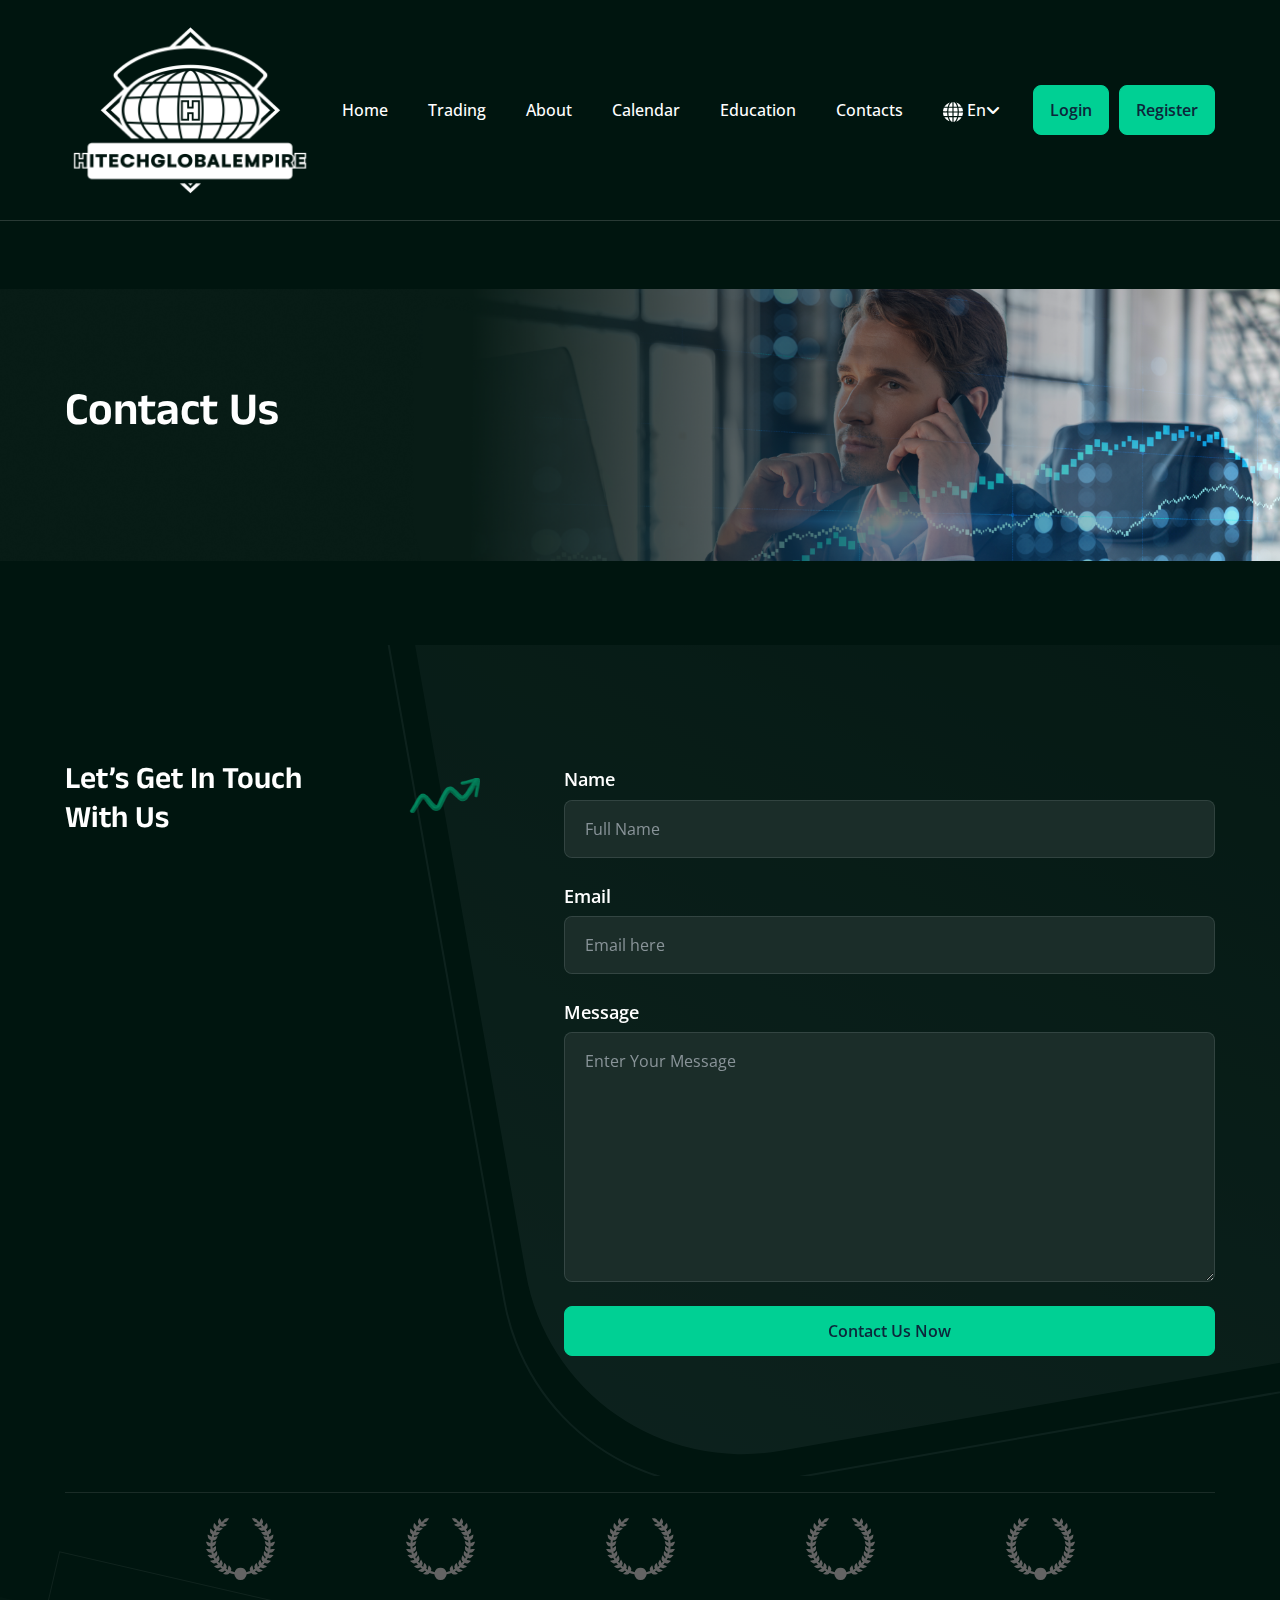
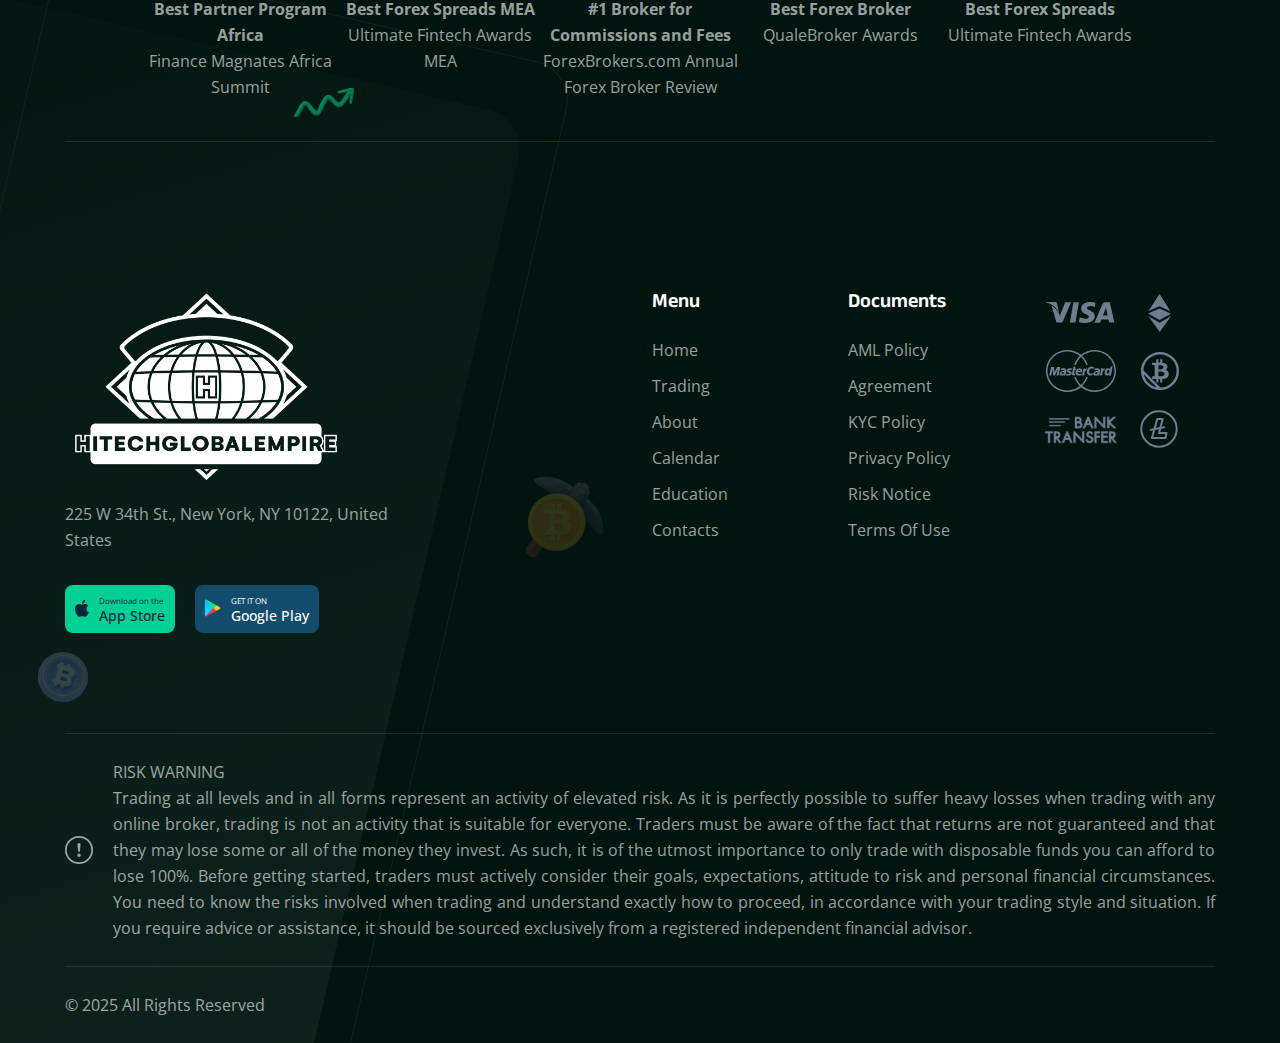
<file: contacts/index.html>
<!doctype html>
<html lang="en" data-bs-theme="dark">
  <head>
  <title>TechGlobalEmpire</title>
  <meta charset="UTF-8">
  <meta http-equiv="X-UA-Compatible" content="IE=edge">
  <meta name="viewport" content="width=device-width, initial-scale=1.0">

  <!-- Sites meta Data -->
  <meta name="author" content="">
  <meta name="keywords" content="">
  <meta name="description" content="">

  <link rel="shortcut icon" href="./../wa-data/public/site/themes/default/assets/images/favicon.ico" type="image/x-icon">

  <link rel="stylesheet" href="../wa-data/public/site/themes/default/assets/css/bootstrap.min.css">
  <link rel="stylesheet" href="../wa-data/public/site/themes/default/assets/css/aos.css">
  <link rel="stylesheet" href="../wa-data/public/site/themes/default/assets/css/all.min.css">

  <link rel="stylesheet" href="../wa-data/public/site/themes/default/assets/css/swiper-bundle.min.css">

<style type="text/css">
.m-disable-scroll {
    position: fixed;
    overflow: hidden;
    height: 100vh;
    width: 100%;
    left: 0;
    top: 0;
}
.m-wrap {
    position: fixed;
    left:0;
    top: 0;
    width: 100%;
    height: 100vh;
    z-index: 99998;
    background-color: rgba(0, 0, 0, .7);
    display: flex;
    justify-content: center;
    align-items: center;
    display: none;
    opacity: 0;
}
.m-body {
    position: relative;
    background-color: white;
    padding: 15px;
    border-radius: 18px;
}
.m-close {
    position: absolute;
    border: 2px solid black;
    width: 24px;
    height: 24px;
    border-radius: 50px;
    right: 4px;
    top: 4px;
    opacity: 0.2;
	cursor: pointer;
    transition: opacity ease 0.5s;
}
.m-close:hover {
    opacity: 1;
}
.m-close::before,
.m-close::after  {
    content: '';
    position: absolute;
    top: 9px;
    right: -1px;
    display: block;
    width: 22px;
    height: 3px;
    background: black;
}
.m-close::before {
	transform: rotate(45deg);
}
.m-close::after {
	transform: rotate(-45deg);
}
@media (max-height: 773px) {
.m-body {
    height: 100%;
    overflow: scroll;
    border-radius: 0px;
    padding-bottom: 150px!important;
}
    .m-close {
        top: 8px;
    }
}
@media (max-height: 773px) and (orientation: landscape) {
    .m-body {
        height: 100%;
        overflow: scroll;
        border-radius: 0px;
    }
    .m-close {
        top: 18px;
    }
}
@media (max-width: 397px) {
    .m-body {
        padding: 5px;
    }
}
</style>

  <!-- main css for template -->
  <link rel="stylesheet" href="../wa-data/public/site/themes/default/assets/css/style.css">
</head>

<body>
                    <!-- ===============>> light&dark switch start here <<================= -->
  <div class="lightdark-switch d-none">
    <span class="dark-btn d-none" id="btnSwitch"><img src="../wa-data/public/site/themes/default/assets/images/icon/moon.svg" alt="light-dark-switchbtn"
        class="swtich-icon"></span>
  </div>
  <!-- ===============>> light&dark switch start here <<================= -->



  <!-- ===============>> Header section start here <<================= -->
  <header class="header-section header-section--style1">
    <div class="header-bottom">
      <div class="container">
        <div class="header-wrapper">
          <div class="logo">
            <a href="../index.html" class="a-logo" style="width: 250px;">
              <img src="../wa-data/public/site/img/los.png" alt="logo">
            </a>
          </div>
          <div class="menu-area">
            <ul class="menu menu--style1">
              <li>
                <a href="../index.html">Home</a>
              </li>
              <li>
                <a href="../trading/index.html">Trading</a>
              </li>
              <li>
                <a href="../about.html">About</a>
              </li>
              <li>
                <a href="../calendar/index.html">Calendar</a>
              </li>
              <li>
                <a href="../education/index.html">Education</a>
              </li>
              
                            
                <li>
                <a href="index.html">Contacts</a>
              </li>
              
<li>
                <a href="index.html#" class="lang-menu">
                    <svg class="lang-svg" xmlns="http://www.w3.org/2000/svg" version="1.0" width="20px" height="20px" viewBox="0 0 512.000000 512.000000" preserveAspectRatio="xMidYMid meet">
                                        <g transform="translate(0.000000,512.000000) scale(0.100000,-0.100000)" fill="#fff" stroke="none">
                                        <path d="M2334 5086 c-75 -28 -149 -72 -236 -142 -222 -179 -429 -543 -552 -971 l-15 -53 440 0 439 0 0 595 c0 327 -3 595 -7 594 -5 0 -35 -10 -69 -23z"></path>
                                        <path d="M2710 4516 l0 -596 435 0 c348 0 435 3 435 13 0 22 -61 208 -101 310 -57 143 -143 308 -218 421 -76 116 -209 259 -296 322 -58 41 -182 104 -232 119 l-23 6 0 -595z"></path>
                                        <path d="M1599 4936 c-463 -189 -869 -517 -1157 -934 l-53 -77 412 -3 c227 -1 414 -1 415 1 2 2 22 66 44 141 103 353 257 671 427 884 14 17 24 32 22 32 -2 0 -52 -20 -110 -44z"></path>
                                        <path d="M3410 4975 c0 -3 20 -32 45 -65 162 -212 318 -545 406 -860 17 -63 34 -118 38 -123 4 -4 193 -6 420 -5 l412 3 -52 75 c-190 277 -444 525 -729 713 -141 92 -540 286 -540 262z"></path>
                                        <path d="M182 3518 c-87 -221 -141 -433 -167 -654 -8 -71 -15 -135 -15 -141 0 -10 112 -13 535 -13 421 0 535 3 535 13 0 161 44 653 74 820 l13 77 -467 0 -467 0 -41 -102z"></path>
                                        <path d="M1460 3615 c0 -2 -9 -60 -20 -127 -24 -149 -47 -356 -55 -498 -3 -58 -8 -144 -11 -192 l-6 -88 521 0 521 0 0 455 0 455 -475 0 c-261 0 -475 -2 -475 -5z"></path>
                                        <path d="M2710 3165 l0 -455 520 0 519 0 -5 98 c-16 301 -29 438 -65 675 l-21 137 -474 0 -474 0 0 -455z"></path>
                                        <path d="M3964 3603 c17 -60 62 -450 71 -618 3 -60 8 -147 11 -192 l6 -83 534 0 c422 0 534 3 534 13 0 6 -7 70 -15 141 -26 220 -79 428 -168 654 l-40 102 -469 0 c-442 0 -469 -1 -464 -17z"></path>
                                        <path d="M0 2397 c0 -50 35 -292 56 -386 26 -119 105 -368 144 -453 l21 -48 468 0 468 0 -14 83 c-20 127 -51 420 -58 542 -3 61 -8 147 -11 193 l-6 82 -534 0 c-422 0 -534 -3 -534 -13z"></path>
                                        <path d="M1376 2308 c11 -214 36 -486 60 -636 13 -86 24 -157 24 -159 0 -2 214 -3 475 -3 l475 0 0 450 0 450 -520 0 -519 0 5 -102z"></path>
                                        <path d="M2710 1960 l0 -450 474 0 474 0 6 28 c30 142 67 490 80 760 l6 112 -520 0 -520 0 0 -450z"></path>
                                        <path d="M4046 2303 c-13 -231 -38 -508 -56 -635 -11 -73 -20 -139 -20 -145 0 -10 100 -13 465 -13 l464 0 21 48 c61 135 132 377 164 552 13 73 36 258 36 290 0 7 -171 10 -534 10 l-534 0 -6 -107z"></path>
                                        <path d="M390 1202 c0 -5 23 -42 51 -83 238 -346 564 -636 933 -830 115 -60 326 -152 334 -145 2 2 -17 31 -43 65 -177 233 -316 538 -429 944 l-17 57 -414 0 c-228 0 -415 -4 -415 -8z"></path>
                                        <path d="M1546 1158 c75 -263 186 -512 313 -702 76 -116 209 -259 296 -322 58 -41 182 -104 233 -119 l22 -6 0 600 0 601 -439 0 -440 0 15 -52z"></path>
                                        <path d="M2710 609 l0 -600 23 7 c210 65 387 214 549 464 105 160 213 403 277 619 17 57 31 105 31 107 0 2 -198 4 -440 4 l-440 0 0 -601z"></path>
                                        <path d="M3866 1078 c-104 -367 -258 -684 -449 -926 -35 -44 380 155 533 255 284 187 540 437 729 712 28 41 51 78 51 83 0 4 -186 8 -413 8 l-413 0 -38 -132z"></path>
                                        </g>
                                        </svg>
                    En</a>
                <ul class="submenu lang-sub">
                  <li><a href="../ru.html">Ru</a></li>
                </ul>
              </li>
              
              
            <li>
                <a href="https://personal.hitechglobalempire.com/auth/login" class="burger-btns" >Login</a>
              </li>
              <li>
                <a href="https://personal.hitechglobalempire.com/auth/registration" class="burger-btns" >Register</a>
              </li>
              
            </ul>



          </div>
          <div class="header-action">
            <div class="menu-area">
              <div class="header-btn">
                <a href="https://personal.hitechglobalempire.com/auth/login" class="trk-btn trk-btn--border trk-btn--primary" >
                  <span>Login</span>
                </a>
                <a href="https://personal.hitechglobalempire.com/auth/registration" class="trk-btn trk-btn--border trk-btn--primary" >
                  <span>Register</span>
                </a>
              </div>

              <!-- toggle icons -->
              <div class="header-bar d-lg-none header-bar--style1">
                <span></span>
                <span></span>
                <span></span>
              </div>
            </div>
          </div>
        </div>
      </div>
    </div>
  </header>
  <!-- ===============>> Header section end here <<================= -->
         
    
        <p><!-- ================> Page header start here <================== --><br> <br></p><section class="page-header bg--cover" style="background-image:url(../wa-data/public/site/img/xx.png)">
    <div class="container">
      <div class="page-header__content" data-aos="fade-right" data-aos-duration="1000">
        <h2>Contact Us</h2>
      </div>
    </div>
  </section>

<p> <!-- ================> Page header end here <================== --></p>

<p><br class="d-none form-lang" data-lang="en"></p>

<p> <!-- ===============>> Contact section start here <<================= --><br> <br></p><div class="contact padding-top padding-bottom">
    <div class="container">
      <div class="contact__wrapper">
        <div class="row g-5">
          <div class="col-md-5">
            <div class="contact__info" data-aos="fade-right" data-aos-duration="1000">
              <div class="contact__social">
                <h3>let’s get in touch
                  with us</h3>
                <ul class="social d-none">
                  <li class="social__item">
                    <a href="https://usablecapital.com/contacts/contact.html#" class="social__link social__link--style4 active"><em class="fab fa-facebook-f"></em></a>
                  </li>
                  <li class="social__item">
                    <a href="https://usablecapital.com/contacts/contact.html#" class="social__link social__link--style4 "><em class="fab fa-instagram"></em></a>
                  </li>
                  <li class="social__item">
                    <a href="https://usablecapital.com/contacts/contact.html#" class="social__link social__link--style4"><em class="fa-brands fa-linkedin-in"></em></a>
                  </li>
                  <li class="social__item">
                    <a href="https://usablecapital.com/contacts/contact.html#" class="social__link social__link--style4"><em class="fab fa-youtube"></em></a>
                  </li>
                  <li class="social__item">
                    <a href="https://usablecapital.com/contacts/signin.html" class="social__link social__link--style4"><em class="fab fa-twitter"></em></a>
                  </li>
                </ul>
              </div>
              <div class="contact__details">
                <div class="contact__item" data-aos="fade-right" data-aos-duration="1000">
                  <div class="contact__item-inner">
                    <div class="contact__item-thumb">
                      <img src="./../wa-data/public/site/themes/default/assets/images/contact/1.png" alt="contact-icon">
                    </div>
                    <div class="contact__item-content">
                      <p>
+12075031172
                      </p>
                      
                    </div>
                  </div>
                </div>
                <div class="contact__item" data-aos="fade-right" data-aos-duration="1100">
                  <div class="contact__item-inner">
                    <div class="contact__item-thumb">
                      <img src="./../wa-data/public/site/themes/default/assets/images/contact/2.png" alt="contact-icon">
                    </div>
                    <div class="contact__item-content">
                      <p>
                        support@hitechglobalempire.com
                      </p>
                    </div>
                  </div>
                </div>
                <div class="contact__item" data-aos="fade-right" data-aos-duration="1200">
                  <div class="contact__item-inner">
                    <div class="contact__item-thumb">
                      <img src="./../wa-data/public/site/themes/default/assets/images/contact/3.png" alt="contact-icon">
                    </div>
                    <div class="contact__item-content">
                      <p>
                        225 W 34th St., New York,<br> NY 10122, United States 
                      </p>
                      <p>
                      
                      </p>
                    </div>
                  </div>
                </div>
                                <div class="contact__item" data-aos="fade-right" data-aos-duration="1200">
                  <div class="contact__item-inner">
                    <div class="contact__item-thumb">

                    </div>
                    <div class="contact__item-content">
                      <p>
                       
                      </p>
                      <p>
                      
                      </p>
                    </div>
                  </div>
                </div>
                                <div class="contact__item" data-aos="fade-right" data-aos-duration="1200">
                  <div class="contact__item-inner">

                    <div class="contact__item-content">
                      <p>
                        
                      </p>
                      <p>
                      
                      </p>
                    </div>
                  </div>
                </div>
              </div>
            </div>
          </div>
          <div class="col-md-7">
            <div class="contact__form">
              <form action="index.html#" data-aos="fade-left" data-aos-duration="1000">
                <div class="row g-4">
                  <div class="col-12">
                    <div>
                      <label for="name" class="form-label" id="name-label">Name</label>
                      <input class="form-control" type="text" id="name" name="name" placeholder="Full Name">
                    </div>
                  </div>
                  <div class="col-12">
                    <div>
                      <label for="email" class="form-label" id="email-label">Email</label>
                      <input class="form-control" type="email" id="email" name="email" placeholder="Email here">
                    </div>
                  </div>
                  <div class="col-12">
                    <div>
                      <label for="textarea" class="form-label" id="message-label">Message</label>
                      <textarea cols="30" rows="5" class="form-control" id="message" name="message" placeholder="Enter Your Message"></textarea>
                    </div>
                  </div>
                </div>
                <button type="submit" class="trk-btn trk-btn--border trk-btn--primary mt-4 d-block">contact us
                  now</button>
              </form>
            </div>
          </div>
        </div>
      </div>
    </div>
    <div class="contact__shape">
      <span class="contact__shape-item contact__shape-item--1"><img src="../wa-data/public/site/themes/default/assets/images/contact/4.png" alt="shape-icon"></span>
      <span class="contact__shape-item contact__shape-item--2"> <span></span> </span>
    </div>
  </div>

<p> <!-- ===============>> Contact section start here <<================= --></p>

 

        
                    <!-- ===============>> footer start here <<================= -->
  <footer class="footer brand-1">
    <div class="container">
      <div class="footer__wrapper">
                          <div class="footer__bottom">
          <div class="footer__end" style="justify-content: center;">
            <div class="footer__end-copyright" style="    align-items: baseline;    flex-wrap: wrap;
    justify-content: center;">
                <div class="foo-card" style="width: 200px;text-align: center;">
                    <img class="mb-3" src="../wa-data/public/site/themes/default/assets/images/award.svg">
                    <p>
                        <b>Best Partner Program Africa</b><br>
                        Finance Magnates Africa Summit
                    </p>
                </div>
                
                                <div class="foo-card" style="width: 200px;text-align: center;">
                    <img class="mb-3" src="../wa-data/public/site/themes/default/assets/images/award.svg">
                    <p>
                        <b>Best Forex Spreads MEA</b><br>
                        Ultimate Fintech Awards MEA
                    </p>
                </div>
                
                                <div class="foo-card" style="width: 200px;text-align: center;">
                    <img class="mb-3" src="../wa-data/public/site/themes/default/assets/images/award.svg">
                    <p>
                        <b>#1 Broker for Commissions and Fees</b><br>
                        ForexBrokers.com Annual Forex Broker Review
                    </p>
                </div>
                
                                <div class="foo-card" style="width: 200px;text-align: center;">
                    <img class="mb-3" src="../wa-data/public/site/themes/default/assets/images/award.svg">
                    <p>
                        <b>Best Forex Broker</b><br>
                        QualeBroker Awards 
                    </p>
                </div>
                
                                <div class="foo-card" style="width: 200px;text-align: center;">
                    <img class="mb-3" src="../wa-data/public/site/themes/default/assets/images/award.svg">
                    <p>
                        <b>Best Forex Spreads </b><br>
                        Ultimate Fintech Awards 
                    </p>
                </div>
            </div>
          </div>
        </div>
         <div class="footer__end"></div>
        <div class="footer__top footer__top--style1">
          <div class="row gy-5 gx-4">
            <div class="col-md-6">
              <div class="footer__about">
                <a href="../index.html" class="footer__about-logo"><img src="../wa-data/public/site/img/los.png"
                    alt="Logo" width="50%"></a>
                <p class="footer__about-moto ">225 W 34th St., New York, NY 10122, United States</p>
                <div class="footer__app">
                  <div class="footer__app-item footer__app-item--apple">
                    <div class="footer__app-inner">
                      <div class="footer__app-thumb">
                        <a href="https://www.apple.com/app-store/"  class="stretched-link no-click">
                          <img src="../wa-data/public/site/themes/default/assets/images/footer/apple.png" alt="apple-icon">
                        </a>
                      </div>
                      <div class="footer__app-content">
                        <span>Download on the</span>
                        <p class="mb-0">App Store</p>
                      </div>
                    </div>
                  </div>
                  <div class="footer__app-item footer__app-item--playstore">
                    <div class="footer__app-inner">
                      <div class="footer__app-thumb">
                        <a href="https://play.google.com/store"  class="stretched-link no-click">
                          <img src="../wa-data/public/site/themes/default/assets/images/footer/play.png" alt="playstore-icon">
                        </a>
                      </div>
                      <div class="footer__app-content">
                        <span>GET IT ON</span>
                        <p class="mb-0">Google Play</p>
                      </div>
                    </div>
                  </div>
                </div>
              </div>
            </div>
            <div class="col-md-2 col-sm-4 col-6">
              <div class="footer__links">
                <div class="footer__links-tittle">
                  <h6>Menu</h6>
                </div>
                <div class="footer__links-content">
                  <ul class="footer__linklist">
                    <li class="footer__linklist-item"> <a href="../index.html">Home</a>
                    </li>
                <li class="footer__linklist-item"><a href="../trading/index.html">Trading</a>
                    </li>
                <li class="footer__linklist-item"><a href="../about.html">About</a>
                    </li>
                <li class="footer__linklist-item"><a href="../calendar/index.html">Calendar</a>
                    </li>
                <li class="footer__linklist-item"><a href="../education/index.html">Education</a>
                    </li>
                <li class="footer__linklist-item"><a href="index.html">Contacts</a>
                    </li>
                  </ul>
                </div>
              </div>

            </div>
            <div class="col-md-2 col-sm-4 col-6">
              <div class="footer__links">
                <div class="footer__links-tittle">
                    <h6>Documents</h6>
                                 </div>
                <div class="footer__links-content">
                  <ul class="footer__linklist">
                    <li class="footer__linklist-item"> <a href="../docs/AML&#32;Policy.pdf" >AML Policy</a>
                    </li>
                    <li class="footer__linklist-item"> <a href="../docs/Agreement.pdf" >Agreement</a>
                    </li>
                    <li class="footer__linklist-item"> <a href="../docs/KYC&#32;Policy.pdf" >KYC Policy</a></li>
                    <li class="footer__linklist-item"> <a href="../docs/Privacy&#32;Policy.pdf" >Privacy Policy</a> </li>
                    <li class="footer__linklist-item"> <a href="../docs/Risk&#32;notice.pdf" >Risk Notice</a></li>
                    <li class="footer__linklist-item"> <a href="../docs/Terms&#32;of&#32;use.pdf" >Terms Of Use</a> </li>
                  </ul>
                </div>
              </div>

            </div>
            <div class="col-md-2 col-sm-4">
                <img class="mb-3" src="../wa-data/public/site/themes/default/assets/images/footer-icons/visa.svg">
                <img class="mb-3" src="../wa-data/public/site/themes/default/assets/images/footer-icons/ethereum.svg">
                <img class="mb-3" src="../wa-data/public/site/themes/default/assets/images/footer-icons/mastercard.svg">
                <img class="mb-3" src="../wa-data/public/site/themes/default/assets/images/footer-icons/bitcoin.svg">
                <img class="mb-3" src="../wa-data/public/site/themes/default/assets/images/footer-icons/bank.svg">
                <img class="mb-3" src="../wa-data/public/site/themes/default/assets/images/footer-icons/litecoin.svg">

            </div>
          </div>
        </div>

        <div class="footer__bottom">
          <div class="footer__end">
            <div class="footer__end-copyright">
                <svg class="warn-svg" xmlns="http://www.w3.org/2000/svg" width="160" height="160" fill="currentColor" class="bi bi-exclamation-circle" viewBox="0 0 16 16" style="margin-right: 20px">
  <path d="M8 15A7 7 0 1 1 8 1a7 7 0 0 1 0 14zm0 1A8 8 0 1 0 8 0a8 8 0 0 0 0 16z"/>
  <path d="M7.002 11a1 1 0 1 1 2 0 1 1 0 0 1-2 0zM7.1 4.995a.905.905 0 1 1 1.8 0l-.35 3.507a.552.552 0 0 1-1.1 0L7.1 4.995z"/>
</svg>
              <p class=" mb-0" style="text-align: justify">RISK WARNING<br>Trading at all levels and in all forms represent an activity of elevated risk. As it is perfectly possible to suffer heavy losses when trading with any online broker, trading is not an activity that is suitable for everyone. Traders must be aware of the fact that returns are not guaranteed and that they may lose some or all of the money they invest. As such, it is of the utmost importance to only trade with disposable funds you can afford to lose 100%. Before getting started, traders must actively consider their goals, expectations, attitude to risk and personal financial circumstances. You need to know the risks involved when trading and understand exactly how to proceed, in accordance with your trading style and situation. If you require advice or assistance, it should be sourced exclusively from a registered independent financial advisor.</p>
            </div>
          </div>
        </div>
        
                <div class="footer__bottom">
          <div class="footer__end">
            <div class="footer__end-copyright">
              <p class=" mb-0">© 2025 All Rights Reserved</p>
            </div>
            <div class="d-none">
              <ul class="social">
                <li class="social__item">
                  <a href="https://usablecapital.com/contacts/index-3-dark.html#" class="social__link social__link--style22"><i class="fab fa-facebook-f"></i></a>
                </li>
                <li class="social__item">
                  <a href="https://usablecapital.com/contacts/index-3-dark.html#" class="social__link social__link--style22 "><i class="fab fa-instagram"></i></a>
                </li>
                <li class="social__item">
                  <a href="https://usablecapital.com/contacts/index-3-dark.html#" class="social__link social__link--style22"><i class="fa-brands fa-linkedin-in"></i></a>
                </li>
                <li class="social__item">
                  <a href="https://usablecapital.com/contacts/index-3-dark.html#" class="social__link social__link--style22"><i class="fab fa-youtube"></i></a>
                </li>
                <li class="social__item">
                  <a href="https://usablecapital.com/contacts/index-3-dark.html#" class="social__link social__link--style22 "><i class="fab fa-twitter"></i></a>
                </li>
              </ul>
            </div>
          </div>
        </div>
      </div>
    </div>
    <div class="footer__shape">
      <span class="footer__shape-item footer__shape-item--1"><img src="../wa-data/public/site/themes/default/assets/images/footer/1.png"
          alt="shape icon"></span>
      <span class="footer__shape-item footer__shape-item--2"> <span></span> </span>

      <span class="footer__shape-item footer__shape-item--4"><img src="../wa-data/public/site/themes/default/assets/images/icon/shape/2.png"
          alt="shape icon"></span>
      <span class="footer__shape-item footer__shape-item--5"><img src="../wa-data/public/site/themes/default/assets/images/icon/shape/1.png"
          alt="shape icon"></span>
    </div>
  </footer>
  <div class="m-wrap">
    <div class="m-body">
        <div class="m-close"></div>
        <iframe src="https://cabinet.usablecapital.com/auth/registration" name="registration" class="autoHeight-iframe" border="0" style="border:0;" width="365" height="770"> </iframe>
    </div>
</div>
  <!-- ===============>> footer end here <<================= -->
  
    <!-- ===============>> scrollToTop start here <<================= -->
  <a href="https://usablecapital.com/contacts/index-3-dark.html#" class="scrollToTop scrollToTop--home1 d-none"><i class="fa-solid fa-arrow-up-from-bracket"></i></a>
  <!-- ===============>> scrollToTop ending here <<================= -->


  <!-- vendor plugins -->

  <script src="../wa-data/public/site/themes/default/assets/js/bootstrap.bundle.min.js"></script>
  <script src="../wa-data/public/site/themes/default/assets/js/all.min.js"></script>
  <script src="../wa-data/public/site/themes/default/assets/js/swiper-bundle.min.js"></script>
  <script src="../wa-data/public/site/themes/default/assets/js/aos.js"></script>
  <script src="../wa-data/public/site/themes/default/assets/js/fslightbox.js"></script>
  <script src="../wa-data/public/site/themes/default/assets/js/purecounter_vanilla.js"></script>
  <script src="../wa-data/public/site/themes/default/assets/js/custom.js"></script>
  
  <script>
document.addEventListener("DOMContentLoaded", function () {
  document.querySelectorAll('a[href="#openmodal1"]').forEach(link => {
    link.setAttribute("href", "https://cabinet.usablecapital.com/auth/registration");
    link.setAttribute("target", "_blank");
  });
});
</script>
                <script>document.addEventListener("DOMContentLoaded", function () {
    const allLinks = document.querySelectorAll('[href="#openmodal1"]');
    const mWrap = document.querySelector('.m-wrap')
    const scroll = (isEnabled) => {
        const div = document.createElement('div');
        div.style.cssText = 'overflow-y: scroll; width: 50px; height: 50px;'
        document.body.append(div);
        let scrollWidth = div.offsetWidth - div.clientWidth;
        div.remove();
        if (isEnabled) {
            const pagePos = window.scrollY
            document.body.classList.add('m-disable-scroll')
            document.body.dataset.position = pagePos
            document.body.style.top = -pagePos + 'px'
            document.body.style.paddingRight = scrollWidth + 'px'
        } else {
            const pagePos = +document.body.dataset.position
            document.body.style.top = 'auto'
            document.body.classList.remove('m-disable-scroll')
            window.scrollTo({ top: pagePos, left: 0, behavior: 'instant' })
            document.body.removeAttribute('data-position')
            document.body.style.paddingRight = 0
        }
    }
    const animate = ({ timing, draw, duration }) => {
        let start = performance.now();
        requestAnimationFrame(function animate(time) {
            let timeFraction = (time - start) / duration;
            if (timeFraction > 1) timeFraction = 1;
            let progress = timing(timeFraction);
            draw(progress);
            if (timeFraction < 1) {
                requestAnimationFrame(animate);
            }
        });
    }
    allLinks.forEach((link) => {
        link.addEventListener('click', e => {
            mWrap.style.display = 'flex'
            animate({
                duration: 300,
                timing(timeFraction) {
                    return timeFraction;
                },
                draw(progress) {
                    mWrap.style.opacity = progress + '';
                }
            });
            scroll(true)
        })
    })
    mWrap.addEventListener('click', e => {
        if (e.target.classList.contains('m-close') || e.target.classList.contains('m-wrap')) {
            animate({
                duration: 300,
                timing(timeFraction) {
                    return timeFraction;
                },
                draw(progress) {
                    mWrap.style.opacity = 1 - progress + '';
                }
            });
            setTimeout(() => {
                mWrap.style.display = 'none'
            }, 300)
            scroll(false)
        }
    })
})</script>
</body>
</html>
</file>
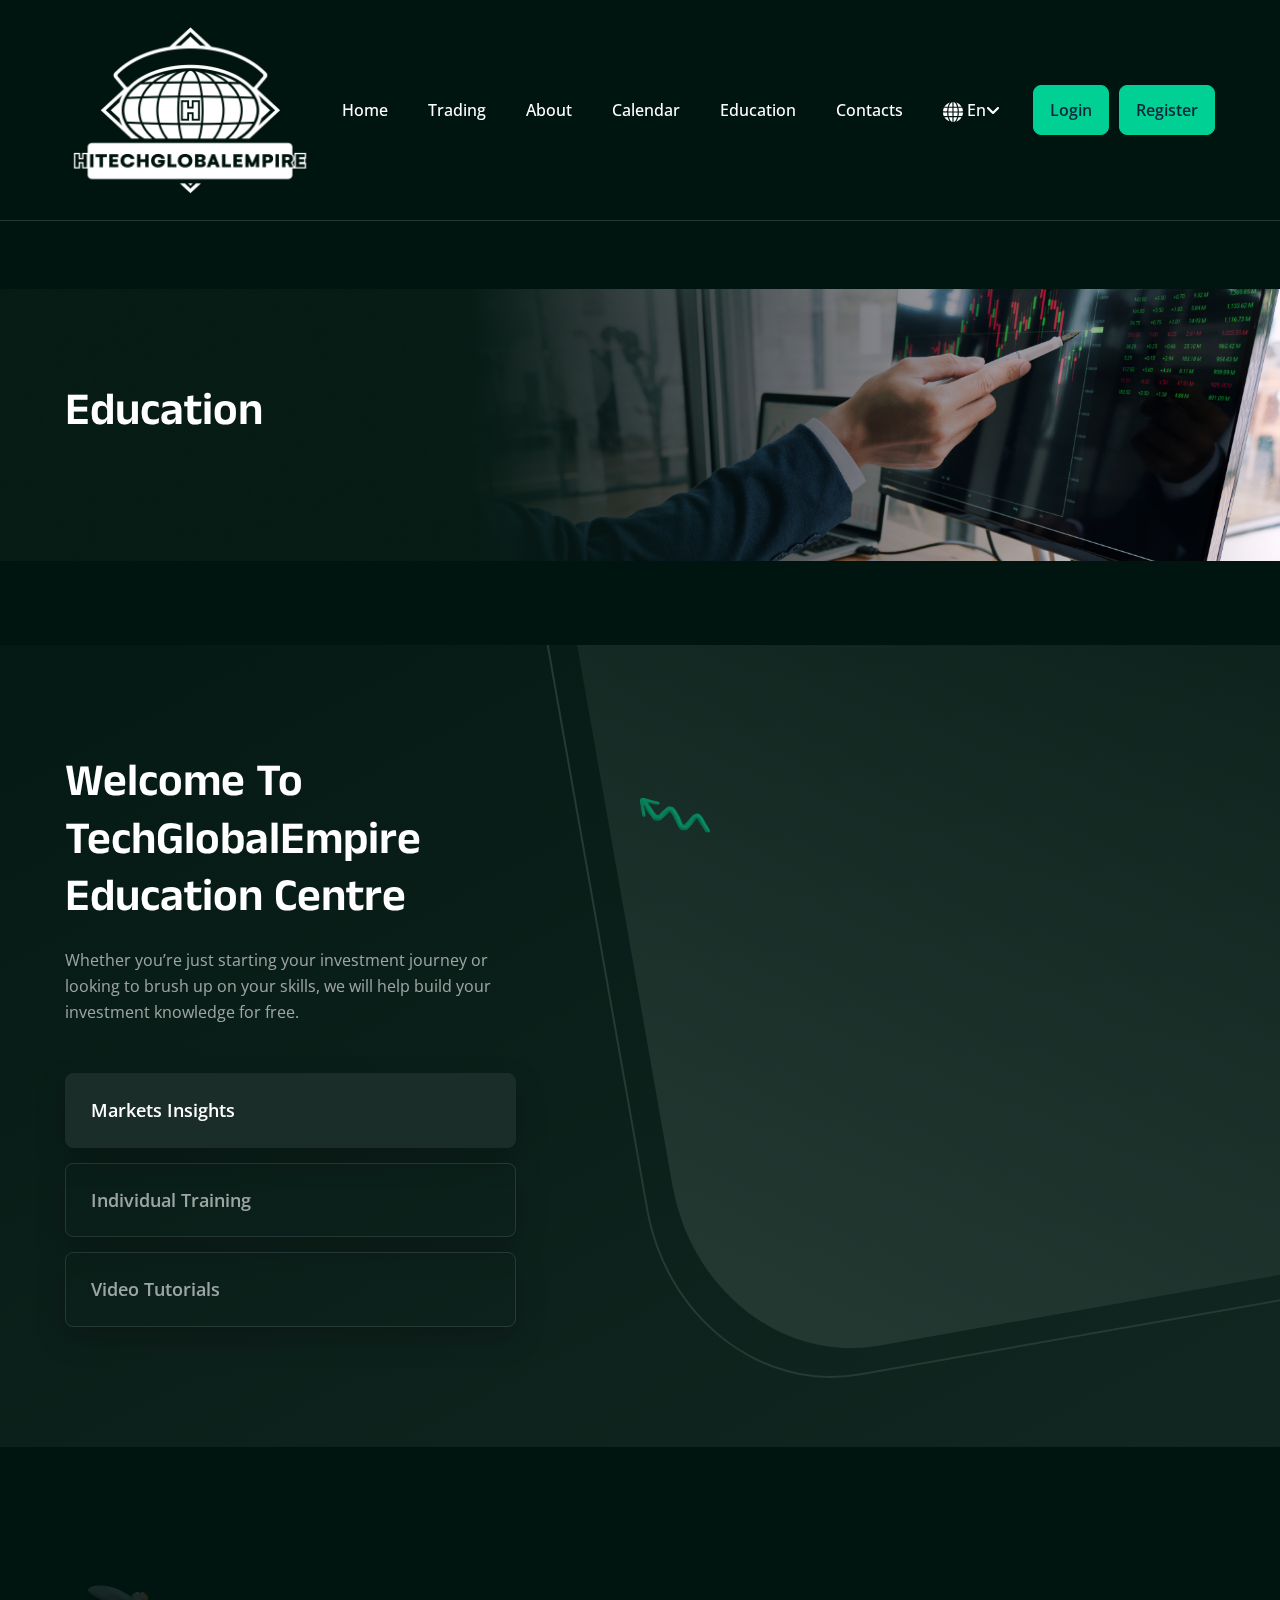
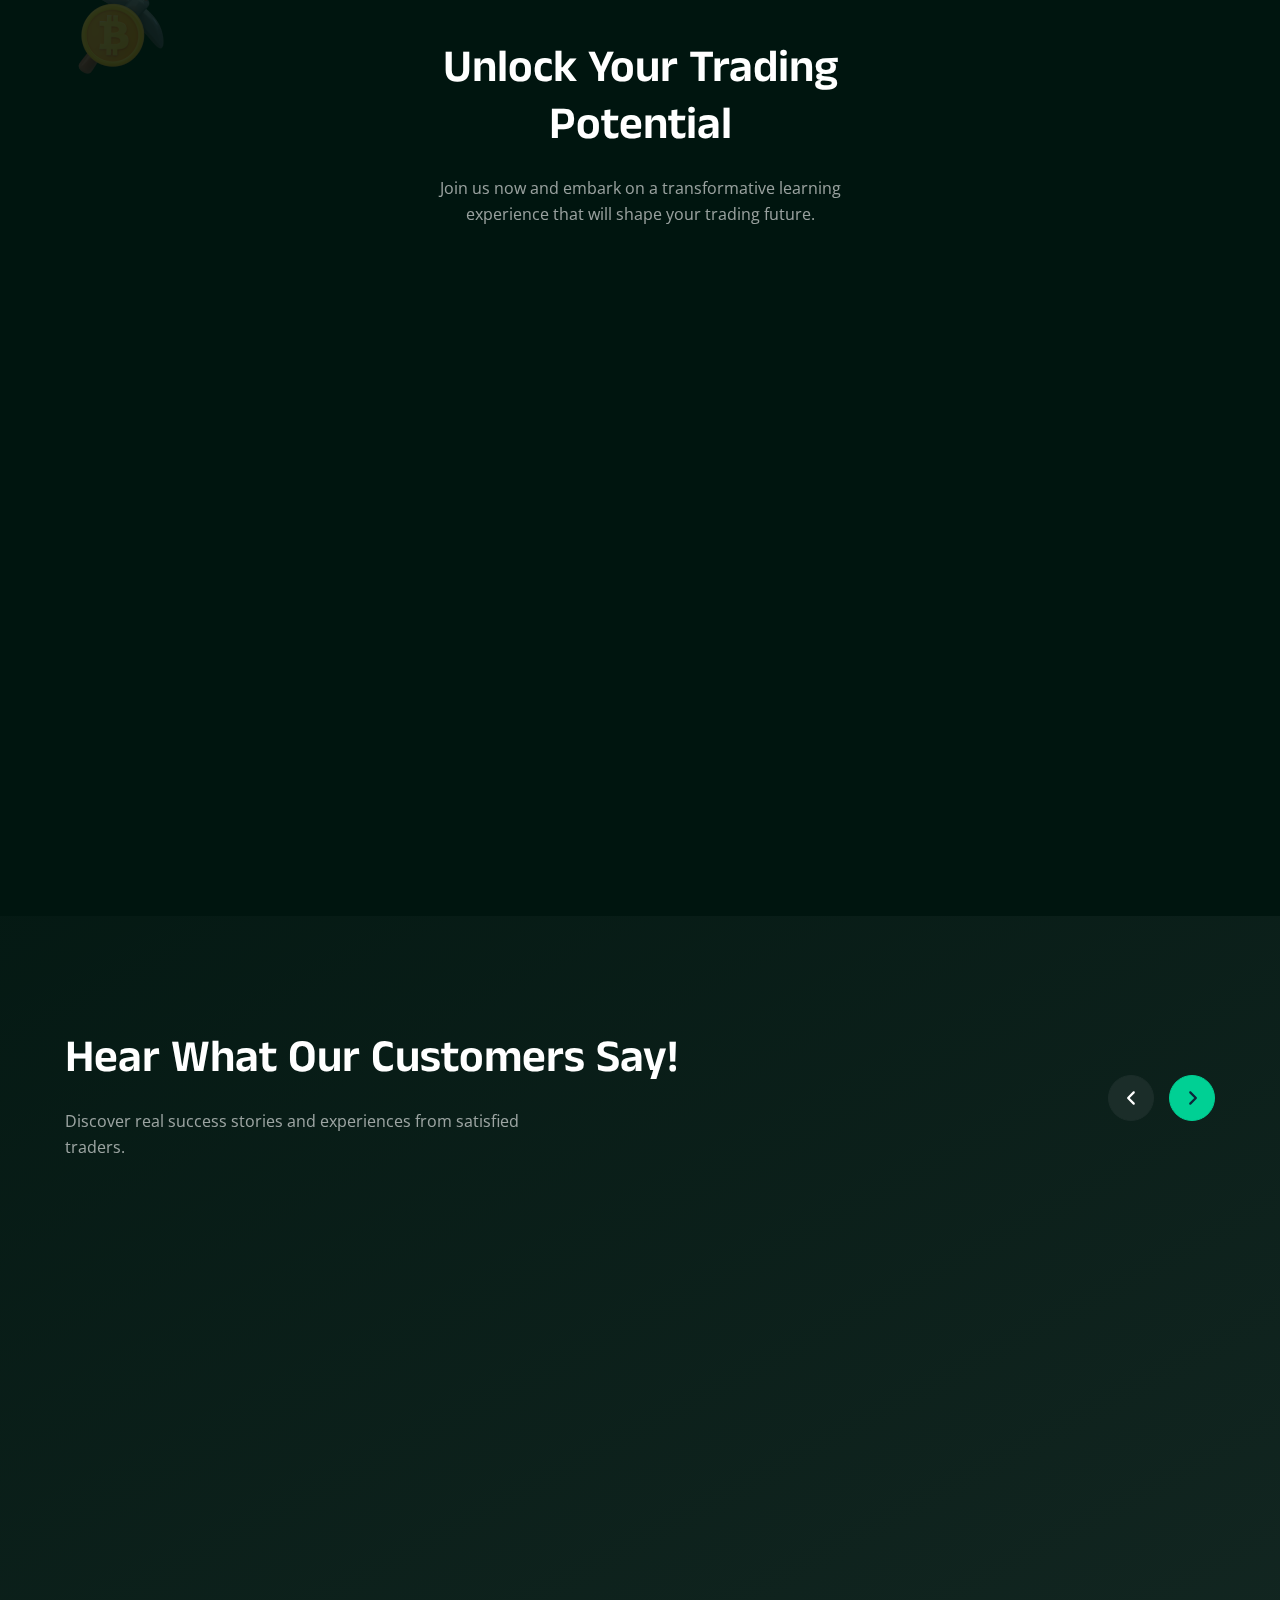
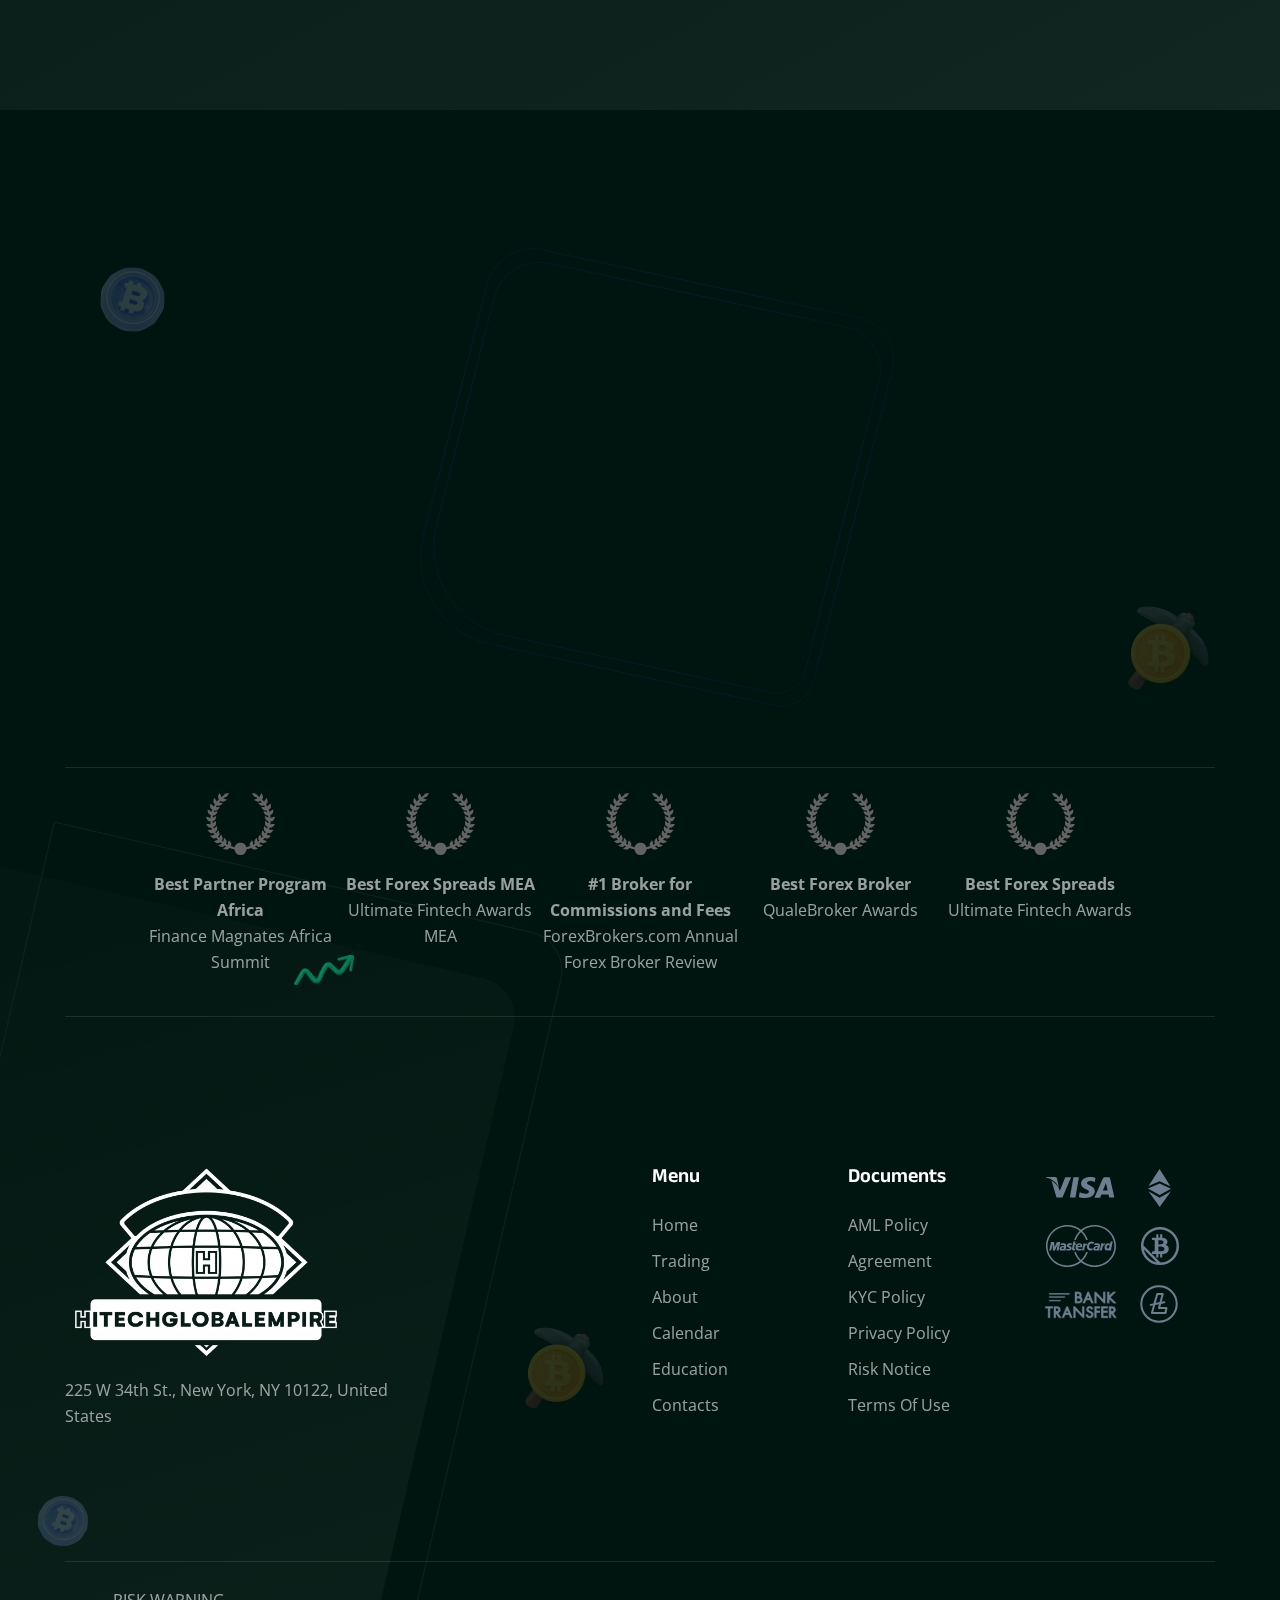
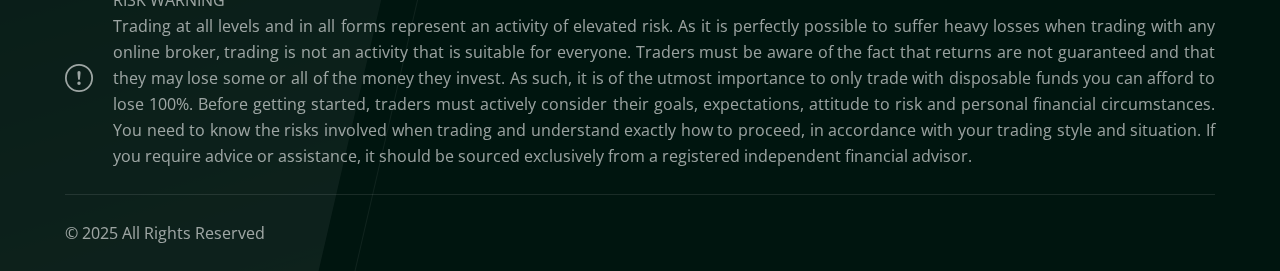
<file: education/index.html>
<!doctype html>
<html lang="en" data-bs-theme="dark">
  <head>
  <title>TechGlobalEmpire</title>
  <meta charset="UTF-8">
  <meta http-equiv="X-UA-Compatible" content="IE=edge">
  <meta name="viewport" content="width=device-width, initial-scale=1.0">

  <!-- Sites meta Data -->
  <meta name="author" content="">
  <meta name="keywords" content="">
  <meta name="description" content="">

  <link rel="shortcut icon" href="./../assets/images/favicon.ico" type="image/x-icon">

  <link rel="stylesheet" href="../assets/css/bootstrap.min.css">
  <link rel="stylesheet" href="../assets/css/aos.css">
  <link rel="stylesheet" href="../assets/css/all.min.css">

  <link rel="stylesheet" href="../assets/css/swiper-bundle.min.css">

<style type="text/css">
.m-disable-scroll {
    position: fixed;
    overflow: hidden;
    height: 100vh;
    width: 100%;
    left: 0;
    top: 0;
}
.m-wrap {
    position: fixed;
    left:0;
    top: 0;
    width: 100%;
    height: 100vh;
    z-index: 99998;
    background-color: rgba(0, 0, 0, .7);
    display: flex;
    justify-content: center;
    align-items: center;
    display: none;
    opacity: 0;
}
.m-body {
    position: relative;
    background-color: white;
    padding: 15px;
    border-radius: 18px;
}
.m-close {
    position: absolute;
    border: 2px solid black;
    width: 24px;
    height: 24px;
    border-radius: 50px;
    right: 4px;
    top: 4px;
    opacity: 0.2;
	cursor: pointer;
    transition: opacity ease 0.5s;
}
.m-close:hover {
    opacity: 1;
}
.m-close::before,
.m-close::after  {
    content: '';
    position: absolute;
    top: 9px;
    right: -1px;
    display: block;
    width: 22px;
    height: 3px;
    background: black;
}
.m-close::before {
	transform: rotate(45deg);
}
.m-close::after {
	transform: rotate(-45deg);
}
@media (max-height: 773px) {
.m-body {
    height: 100%;
    overflow: scroll;
    border-radius: 0px;
    padding-bottom: 150px!important;
}
    .m-close {
        top: 8px;
    }
}
@media (max-height: 773px) and (orientation: landscape) {
    .m-body {
        height: 100%;
        overflow: scroll;
        border-radius: 0px;
    }
    .m-close {
        top: 18px;
    }
}
@media (max-width: 397px) {
    .m-body {
        padding: 5px;
    }
}
</style>

  <!-- main css for template -->
  <link rel="stylesheet" href="../assets/css/style.css">
</head>

<body>
                    <!-- ===============>> light&dark switch start here <<================= -->
  <div class="lightdark-switch d-none">
    <span class="dark-btn d-none" id="btnSwitch"><img src="../assets/images/icon/moon.svg" alt="light-dark-switchbtn"
        class="swtich-icon"></span>
  </div>
  <!-- ===============>> light&dark switch start here <<================= -->



  <!-- ===============>> Header section start here <<================= -->
  <header class="header-section header-section--style1">
    <div class="header-bottom">
      <div class="container">
        <div class="header-wrapper">
          <div class="logo">
            <a href="../index.html" class="a-logo" style="width: 250px;">
              <img src="../assets/img/los.png" alt="logo">
            </a>
          </div>
          <div class="menu-area">
            <ul class="menu menu--style1">
              <li>
                <a href="../index.html">Home</a>
              </li>
              <li>
                <a href="../trading/index.html">Trading</a>
              </li>
              <li>
                <a href="../about.html">About</a>
              </li>
              <li>
                <a href="../calendar/index.html">Calendar</a>
              </li>
              <li>
                <a href="index.html">Education</a>
              </li>
              
                            
                <li>
                <a href="../contacts/index.html">Contacts</a>
              </li>
              
<li>
                <a href="index.html#" class="lang-menu">
                    <svg class="lang-svg" xmlns="http://www.w3.org/2000/svg" version="1.0" width="20px" height="20px" viewBox="0 0 512.000000 512.000000" preserveAspectRatio="xMidYMid meet">
                                        <g transform="translate(0.000000,512.000000) scale(0.100000,-0.100000)" fill="#fff" stroke="none">
                                        <path d="M2334 5086 c-75 -28 -149 -72 -236 -142 -222 -179 -429 -543 -552 -971 l-15 -53 440 0 439 0 0 595 c0 327 -3 595 -7 594 -5 0 -35 -10 -69 -23z"></path>
                                        <path d="M2710 4516 l0 -596 435 0 c348 0 435 3 435 13 0 22 -61 208 -101 310 -57 143 -143 308 -218 421 -76 116 -209 259 -296 322 -58 41 -182 104 -232 119 l-23 6 0 -595z"></path>
                                        <path d="M1599 4936 c-463 -189 -869 -517 -1157 -934 l-53 -77 412 -3 c227 -1 414 -1 415 1 2 2 22 66 44 141 103 353 257 671 427 884 14 17 24 32 22 32 -2 0 -52 -20 -110 -44z"></path>
                                        <path d="M3410 4975 c0 -3 20 -32 45 -65 162 -212 318 -545 406 -860 17 -63 34 -118 38 -123 4 -4 193 -6 420 -5 l412 3 -52 75 c-190 277 -444 525 -729 713 -141 92 -540 286 -540 262z"></path>
                                        <path d="M182 3518 c-87 -221 -141 -433 -167 -654 -8 -71 -15 -135 -15 -141 0 -10 112 -13 535 -13 421 0 535 3 535 13 0 161 44 653 74 820 l13 77 -467 0 -467 0 -41 -102z"></path>
                                        <path d="M1460 3615 c0 -2 -9 -60 -20 -127 -24 -149 -47 -356 -55 -498 -3 -58 -8 -144 -11 -192 l-6 -88 521 0 521 0 0 455 0 455 -475 0 c-261 0 -475 -2 -475 -5z"></path>
                                        <path d="M2710 3165 l0 -455 520 0 519 0 -5 98 c-16 301 -29 438 -65 675 l-21 137 -474 0 -474 0 0 -455z"></path>
                                        <path d="M3964 3603 c17 -60 62 -450 71 -618 3 -60 8 -147 11 -192 l6 -83 534 0 c422 0 534 3 534 13 0 6 -7 70 -15 141 -26 220 -79 428 -168 654 l-40 102 -469 0 c-442 0 -469 -1 -464 -17z"></path>
                                        <path d="M0 2397 c0 -50 35 -292 56 -386 26 -119 105 -368 144 -453 l21 -48 468 0 468 0 -14 83 c-20 127 -51 420 -58 542 -3 61 -8 147 -11 193 l-6 82 -534 0 c-422 0 -534 -3 -534 -13z"></path>
                                        <path d="M1376 2308 c11 -214 36 -486 60 -636 13 -86 24 -157 24 -159 0 -2 214 -3 475 -3 l475 0 0 450 0 450 -520 0 -519 0 5 -102z"></path>
                                        <path d="M2710 1960 l0 -450 474 0 474 0 6 28 c30 142 67 490 80 760 l6 112 -520 0 -520 0 0 -450z"></path>
                                        <path d="M4046 2303 c-13 -231 -38 -508 -56 -635 -11 -73 -20 -139 -20 -145 0 -10 100 -13 465 -13 l464 0 21 48 c61 135 132 377 164 552 13 73 36 258 36 290 0 7 -171 10 -534 10 l-534 0 -6 -107z"></path>
                                        <path d="M390 1202 c0 -5 23 -42 51 -83 238 -346 564 -636 933 -830 115 -60 326 -152 334 -145 2 2 -17 31 -43 65 -177 233 -316 538 -429 944 l-17 57 -414 0 c-228 0 -415 -4 -415 -8z"></path>
                                        <path d="M1546 1158 c75 -263 186 -512 313 -702 76 -116 209 -259 296 -322 58 -41 182 -104 233 -119 l22 -6 0 600 0 601 -439 0 -440 0 15 -52z"></path>
                                        <path d="M2710 609 l0 -600 23 7 c210 65 387 214 549 464 105 160 213 403 277 619 17 57 31 105 31 107 0 2 -198 4 -440 4 l-440 0 0 -601z"></path>
                                        <path d="M3866 1078 c-104 -367 -258 -684 -449 -926 -35 -44 380 155 533 255 284 187 540 437 729 712 28 41 51 78 51 83 0 4 -186 8 -413 8 l-413 0 -38 -132z"></path>
                                        </g>
                                        </svg>
                    En</a>
                <ul class="submenu lang-sub">
                  <li><a href="../ru.html">Ru</a></li>
                </ul>
              </li>
              
              
            <li>
                <a href="https://personal.hitechglobalempire.com/auth/login" class="burger-btns" >Login</a>
              </li>
              <li>
                <a href="https://personal.hitechglobalempire.com/auth/registration" class="burger-btns" >Register</a>
              </li>
              
            </ul>



          </div>
          <div class="header-action">
            <div class="menu-area">
              <div class="header-btn">
                <a href="https://personal.hitechglobalempire.com/auth/login" class="trk-btn trk-btn--border trk-btn--primary" >
                  <span>Login</span>
                </a>
                <a href="https://personal.hitechglobalempire.com/auth/registration" class="trk-btn trk-btn--border trk-btn--primary" >
                  <span>Register</span>
                </a>
              </div>

              <!-- toggle icons -->
              <div class="header-bar d-lg-none header-bar--style1">
                <span></span>
                <span></span>
                <span></span>
              </div>
            </div>
          </div>
        </div>
      </div>
    </div>
  </header>
  <!-- ===============>> Header section end here <<================= -->
         
    
        <style>.text-center{text-align:center;}.text-right{text-align:right}.text-justify{text-align:justify;}</style><p><!-- ================> Page header start here <================== --><br> <br></p><section class="page-header bg--cover" style="background-image:url(../assets/img/98.png)">
    <div class="container">
      <div class="page-header__content" data-aos="fade-right" data-aos-duration="1000">
        <h2>Education</h2>
      </div>
      
    </div>
  </section>

<p> <!-- ================> Page header end here <================== --></p>

<p><!-- ===============>> feature section start here <<================= --><br> <br></p><section class="feature feature--style1 padding-bottom padding-top bg-color">
    <div class="container">
      <div class="feature__wrapper">
        <div class="row g-5 align-items-center justify-content-between">
          <div class="col-md-6 col-lg-5">
            <div class="feature__content" data-aos="fade-right" data-aos-duration="800">
              <div class="feature__content-inner">
                <div class="section-header">
                  <h2 class="mb-15 mt-minus-5"> Welcome to TechGlobalEmpire Education Centre</h2>
                  <p class="mb-0">
                    Whether you’re just starting your investment journey or looking to brush up on your skills, we will help build your investment knowledge for free.
                  </p>
                </div>

                <div class="feature__nav">
                  <div class="nav nav--feature flex-column nav-pills" id="feat-pills-tab" role="tablist" aria-orientation="vertical">
                    <div class="nav-link active" id="feat-pills-one-tab" data-bs-toggle="pill" data-bs-target="#feat-pills-one" role="tab" aria-controls="feat-pills-one" aria-selected="true">
                      <div class="feature__item">
                        <div class="feature__item-inner">
                          <div class="feature__item-content">
                            <h6>Markets Insights</h6>
                          </div>
                        </div>
                      </div>
                    </div>
                    <div class="nav-link" id="feat-pills-two-tab" data-bs-toggle="pill" data-bs-target="#feat-pills-two" role="tab" aria-controls="feat-pills-two" aria-selected="false">
                      <div class="feature__item">
                        <div class="feature__item-inner">
                          <div class="feature__item-content">
                            <h6>Individual training</h6>
                          </div>
                        </div>
                      </div>
                    </div>

                    <div class="nav-link" id="feat-pills-three-tab" data-bs-toggle="pill" data-bs-target="#feat-pills-three" role="tab" aria-controls="feat-pills-three" aria-selected="false">
                      <div class="feature__item">
                        <div class="feature__item-inner">
                          <div class="feature__item-content">
                            <h6>Video Tutorials</h6>
                          </div>
                        </div>
                      </div>
                    </div>
                 
                  </div>
                </div>

              </div>
            </div>
          </div>
          <div class="col-md-6 col-lg-6">
            <div class="feature__thumb pt-5 pt-md-0" data-aos="fade-left" data-aos-duration="800">
              <div class="feature__thumb-inner">
                <div class="tab-content" id="feat-pills-tabContent">
                  <div class="tab-pane fade show active" id="feat-pills-one" role="tabpanel" aria-labelledby="feat-pills-one-tab" tabindex="0">
                    <div class="feature__image floating-content">
                      <img src="../assets/images/feature/1.png" alt="Feature image">
                      <div class="floating-content__top-right floating-content__top-right--style2" data-aos="fade-left" data-aos-duration="1000">
                        <div class="floating-content__item floating-content__item--style2 text-center">
                          
                          <p class="style2">E-Books</p>
                        </div>
                      </div>
                      <div class="floating-content__bottom-left floating-content__bottom-left--style2" data-aos="fade-left" data-aos-duration="1000">
                        <div class="floating-content__item floating-content__item--style3  d-flex align-items-center">
                          
                          <p class="ms-3 style2">Read up-to-date insightful analysis as well as other key pieces about the global financial markets</p>
                        </div>
                      </div>
                    </div>
                  </div>
                  <div class="tab-pane fade" id="feat-pills-two" role="tabpanel" aria-labelledby="feat-pills-two-tab" tabindex="0">
                    <div class="feature__image floating-content">
                      <img src="../assets/images/feature/2.png" alt="Feature image">
                      <div class="floating-content__top-right floating-content__top-right--style2" data-aos="fade-left" data-aos-duration="1000">
                        <div class="floating-content__item floating-content__item--style2 text-center">
                         
                          <p class="style2">Course</p>
                        </div>
                      </div>
                      <div class="floating-content__bottom-left floating-content__bottom-left--style2" data-aos="fade-left" data-aos-duration="1000">
                        <div class="floating-content__item floating-content__item--style3  d-flex align-items-center">
                          
                          <p class="ms-3 style2">Take your trading to the next level. Learn from the best professional traders from all over the world.</p>
                        </div>
                      </div>
                    </div>
                  </div>
                  <div class="tab-pane fade" id="feat-pills-three" role="tabpanel" aria-labelledby="feat-pills-three-tab" tabindex="0">
                    <div class="feature__image floating-content">
                      <img src="../assets/img/1-dark.png" alt="Feature image">
                      

                      <div class="floating-content__top-right floating-content__top-right--style2" data-aos="fade-left" data-aos-duration="1000">
                        <div class="floating-content__item floating-content__item--style2 text-center">
                         
                          <p class="style2">Fast Academy</p>
                        </div>
                      </div>
                      <div class="floating-content__bottom-left floating-content__bottom-left--style2" data-aos="fade-left" data-aos-duration="1000">
                        <div class="floating-content__item floating-content__item--style3  d-flex align-items-center">
                         
                          <p class="ms-3 style2">After studying the video tutorials, you will easily and in the shortest possible time start trading in the market.</p>
                        </div>
                      </div>
                    </div>
                  </div>
                  
                </div>
              </div>
            </div>
          </div>
        </div>
      </div>
    </div>
    <div class="feature__shape">
      <span class="feature__shape-item feature__shape-item--1"><img src="../assets/images/feature/shape/1.png" alt="shape-icon"></span>
      <span class="feature__shape-item feature__shape-item--2"> <span></span> </span>
    </div>
  </section>

<p> <!-- ===============>> feature section end here <<================= --></p>

<p> <!-- ===============>> Service section start here <<================= --><br> <br></p><section class="service padding-top padding-bottom">
    <div class="section-header section-header--max50">
      <h2 class="mb-15 mt-minus-5">Unlock Your Trading Potential</h2>
      <p>Join us now and embark on a transformative learning experience that will shape your trading future.</p>
    </div>
    <div class="container">
      <div class="service__wrapper">
        <div class="row g-4 align-items-center">
          <div class="col-sm-6 col-md-6 col-lg-4">
            <div class="service__item" data-aos="fade-up" data-aos-duration="800">
              <div class="service__item-inner text-center">
                <div class="service__thumb mb-30">
                  <div class="service__thumb-inner">
                    <img  src="../assets/images/service/2.png" alt="service-icon">
                  </div>
                </div>
                <div class="service__content">
                  <h5 class="mb-15"> Beginner </h5>
                  <p class="mb-0">This course is tailored for individuals who are new to trading and financial markets. It covers essential concepts such as market fundamentals, risk management, and basic technical analysis.</p>
                </div>
              </div>
            </div>
          </div>
          <div class="col-sm-6 col-lg-4">
            <div class="service__item" data-aos="fade-up" data-aos-duration="1000">
              <div class="service__item-inner text-center">
                <div class="service__thumb mb-30">
                  <div class="service__thumb-inner">
                    <img  src="../assets/images/service/3.png" alt="service-icon">
                  </div>
                </div>
                <div class="service__content">
                  <h5 class="mb-15">  Intermediate  </h5>
                  <p class="mb-0">The intermediate workshop caters to traders with some prior experience in the market. It delves deeper into technical and fundamental analysis, exploring various trading strategies and indicators.
                  </p>
                </div>
              </div>
            </div>
          </div>
          <div class="col-sm-6 col-lg-4">
            <div class="service__item" data-aos="fade-up" data-aos-duration="1200">
              <div class="service__item-inner text-center">
                <div class="service__thumb mb-30">
                  <div class="service__thumb-inner">
                    <img  src="../assets/images/service/6.png" alt="service-icon">
                  </div>
                </div>
                <div class="service__content">
                  <h5 class="mb-15"> Advanced </h5>
                  <p class="mb-0">Geared towards experienced traders, the advanced masterclass focuses on honing their expertise to a professional level. It delves into complex trading methodologies and algorithmic <br>trading.</p>
                </div>
              </div>
            </div>
          </div>
         
        
        </div>
      </div>
    </div>

    <div class="service__shape">
      <span class="service__shape-item service__shape-item--1"><img src="../assets/images/icon/1.png" alt="shape-icon"></span>
    </div>
  </section>

<p> <!-- ===============>> Service section start here <<================= --></p>

<p> <!-- ===============>> Testimonial section start here <<================= --><br> <br></p><section class="testimonial padding-top padding-bottom-style2 bg-color">
    <div class="container">
      <div class="section-header d-md-flex align-items-center justify-content-between">
        <div class="section-header__content">
          <h2 class="mb-15">Hear What Our Customers Say!</h2>
          <p class="mb-0">Discover real success stories and experiences from satisfied traders.
          </p>
        </div>
        <div class="section-header__action">
          <div class="swiper-nav">
            <button class="swiper-nav__btn testimonial__slider-prev"><em class="fa-solid fa-angle-left"></em></button>
            <button class="swiper-nav__btn testimonial__slider-next active"><em class="fa-solid fa-angle-right"></em></button>
          </div>
        </div>
      </div>
      <div class="testimonial__wrapper" data-aos="fade-up" data-aos-duration="1000">
        <div class="testimonial__slider swiper">
          <div class="swiper-wrapper">
            <div class="swiper-slide">
              <div class="testimonial__item testimonial__item--style1">
                <div class="testimonial__item-inner">
                  <div class="testimonial__item-content">
                    <p class="mb-0">
                      I am thrilled with the exceptional service provided by this brokerage firm. Their user-friendly platform and extensive range of financial instruments allowed me to diversify my investments easily. The support team was highly responsive and knowledgeable, guiding me through every step of the trading process. I couldn't be happier with my experience!
                    </p>
                    <div class="testimonial__footer">
                      <div class="testimonial__author">
                        <div class="testimonial__author-thumb">
                          <img src="../assets/images/testimonial/1.png" alt="author">
                        </div>
                        <div class="testimonial__author-designation">
                          <h6>Michael Johnson</h6>
                          Canada
                        </div>
                      </div>
                      <div class="testimonial__quote">
                        <em class="fa-solid fa-quote-right"></em>
                      </div>
                    </div>
                  </div>
                </div>
              </div>
            </div>
            <div class="swiper-slide">
              <div class="testimonial__item testimonial__item--style1">
                <div class="testimonial__item-inner">
                  <div class="testimonial__item-content">
                    <p class="mb-0">
                      Choosing this broker was the best decision I made for my financial future. The educational resources they offer are comprehensive and helped me gain valuable insights into the markets. Moreover, their lightning-fast execution and low trading fees have significantly improved my trading performance. I highly recommend them to anyone looking to trade with confidence.
                    </p>
                    <div class="testimonial__footer">
                      <div class="testimonial__author">
                        <div class="testimonial__author-thumb">
                          <img src="../assets/images/testimonial/2.png" alt="author">
                        </div>
                        <div class="testimonial__author-designation">
                          <h6>John Smith</h6>
                          United Kingdom
                        </div>
                      </div>
                      <div class="testimonial__quote">
                        <em class="fa-solid fa-quote-right"></em>
                      </div>
                    </div>
                  </div>
                </div>
              </div>
            </div>
            <div class="swiper-slide">
              <div class="testimonial__item testimonial__item--style1">
                <div class="testimonial__item-inner">
                  <div class="testimonial__item-content">
                    <p class="mb-0">
                      As a seasoned trader, I've worked with several brokers, but this company truly stands out. Their integrity and commitment to regulatory compliance are evident in every aspect of their service. I appreciate their transparent pricing and seamless withdrawals, making my trading experience smooth and stress-free. It's refreshing to find a broker that genuinely cares about its clients' success.
                    </p>
                    <div class="testimonial__footer">
                      <div class="testimonial__author">
                        <div class="testimonial__author-thumb">
                          <img src="../assets/images/testimonial/6.png" alt="author">
                        </div>
                        <div class="testimonial__author-designation">
                          <h6>Mark Novak</h6>
                          Slovenia
                        </div>
                      </div>
                      <div class="testimonial__quote">
                        <em class="fa-solid fa-quote-right"></em>
                      </div>
                    </div>
                  </div>
                </div>
              </div>
            </div>
          </div>
        </div>
      </div>
    </div>
  </section>

<p> <!-- ===============>> Testimonial section start here <<================= --></p>

<p> <!-- ===============>> cta section start here <<================= --><br> <br></p><section class="cta padding-top padding-bottom">
    <div class="container">
      <div class="cta__wrapper">
        <div class="cta__newsletter justify-content-center">
          <div class="cta__newsletter-inner" data-aos="fade-up" data-aos-duration="1000">
            <div class="cta__thumb">
              <img src="../assets/img/080.png" alt="cta-thumb">
            </div>

            <div class="cta__subscribe">
              <h2 class="mb-0"> Demo account</h2>
              <p>Skill up and practice zero-risk trading on our free demo account.</p>
              <form class="cta-form cta-form--style2 form-subscribe" action="https://usablecapital.com/education/index-3-dark.html#">
                <div class="cta-form__inner d-sm-flex align-items-center">
                  
                  <a href="https://personal.hitechglobalempire.com/auth/registration"  class="trk-btn  trk-btn--large trk-btn--secondary2" type="submit">Demo account</a>
                </div>
              </form>
            </div>
          </div>
        </div>
        <div class="cta__shape">
          <span class="cta__shape-item cta__shape-item--1"><img src="../assets/images/cta/2.png" alt="shape icon"></span>
          <span class="cta__shape-item cta__shape-item--2"><img src="../assets/images/cta/4.png" alt="shape icon"></span>
          <span class="cta__shape-item cta__shape-item--3"><img src="../assets/images/cta/5.png" alt="shape icon"></span>
        </div>
      </div>
    </div>
  </section>

<p> <!-- ===============>> cta section start here <<================= --></p>

 

        
                    <!-- ===============>> footer start here <<================= -->
  <footer class="footer brand-1">
    <div class="container">
      <div class="footer__wrapper">
                          <div class="footer__bottom">
          <div class="footer__end" style="justify-content: center;">
            <div class="footer__end-copyright" style="    align-items: baseline;    flex-wrap: wrap;
    justify-content: center;">
                <div class="foo-card" style="width: 200px;text-align: center;">
                    <img class="mb-3" src="../assets/images/award.svg">
                    <p>
                        <b>Best Partner Program Africa</b><br>
                        Finance Magnates Africa Summit
                    </p>
                </div>
                
                                <div class="foo-card" style="width: 200px;text-align: center;">
                    <img class="mb-3" src="../assets/images/award.svg">
                    <p>
                        <b>Best Forex Spreads MEA</b><br>
                        Ultimate Fintech Awards MEA
                    </p>
                </div>
                
                                <div class="foo-card" style="width: 200px;text-align: center;">
                    <img class="mb-3" src="../assets/images/award.svg">
                    <p>
                        <b>#1 Broker for Commissions and Fees</b><br>
                        ForexBrokers.com Annual Forex Broker Review
                    </p>
                </div>
                
                                <div class="foo-card" style="width: 200px;text-align: center;">
                    <img class="mb-3" src="../assets/images/award.svg">
                    <p>
                        <b>Best Forex Broker</b><br>
                        QualeBroker Awards 
                    </p>
                </div>
                
                                <div class="foo-card" style="width: 200px;text-align: center;">
                    <img class="mb-3" src="../assets/images/award.svg">
                    <p>
                        <b>Best Forex Spreads </b><br>
                        Ultimate Fintech Awards 
                    </p>
                </div>
            </div>
          </div>
        </div>
         <div class="footer__end"></div>
        <div class="footer__top footer__top--style1">
          <div class="row gy-5 gx-4">
            <div class="col-md-6">
              <div class="footer__about">
                <a href="../index.html" class="footer__about-logo"><img src="../assets/img/los.png"
                    alt="Logo" width="50%"></a>
                <p class="footer__about-moto ">225 W 34th St., New York, NY 10122, United States</p>
              </div>
            </div>
            <div class="col-md-2 col-sm-4 col-6">
              <div class="footer__links">
                <div class="footer__links-tittle">
                  <h6>Menu</h6>
                </div>
                <div class="footer__links-content">
                  <ul class="footer__linklist">
                    <li class="footer__linklist-item"> <a href="../index.html">Home</a>
                    </li>
                <li class="footer__linklist-item"><a href="../trading/index.html">Trading</a>
                    </li>
                <li class="footer__linklist-item"><a href="../about.html">About</a>
                    </li>
                <li class="footer__linklist-item"><a href="../calendar/index.html">Calendar</a>
                    </li>
                <li class="footer__linklist-item"><a href="index.html">Education</a>
                    </li>
                <li class="footer__linklist-item"><a href="../contacts/index.html">Contacts</a>
                    </li>
                  </ul>
                </div>
              </div>

            </div>
            <div class="col-md-2 col-sm-4 col-6">
              <div class="footer__links">
                <div class="footer__links-tittle">
                    <h6>Documents</h6>
                                 </div>
                <div class="footer__links-content">
                  <ul class="footer__linklist">
                    <li class="footer__linklist-item"> <a href="../docs/AML&#32;Policy.pdf" >AML Policy</a>
                    </li>
                    <li class="footer__linklist-item"> <a href="../docs/Agreement.pdf" >Agreement</a>
                    </li>
                    <li class="footer__linklist-item"> <a href="../docs/KYC&#32;Policy.pdf" >KYC Policy</a></li>
                    <li class="footer__linklist-item"> <a href="../docs/Privacy&#32;Policy.pdf" >Privacy Policy</a> </li>
                    <li class="footer__linklist-item"> <a href="../docs/Risk&#32;notice.pdf" >Risk Notice</a></li>
                    <li class="footer__linklist-item"> <a href="../docs/Terms&#32;of&#32;use.pdf" >Terms Of Use</a> </li>
                  </ul>
                </div>
              </div>

            </div>
            <div class="col-md-2 col-sm-4">
                <img class="mb-3" src="../assets/images/footer-icons/visa.svg">
                <img class="mb-3" src="../assets/images/footer-icons/ethereum.svg">
                <img class="mb-3" src="../assets/images/footer-icons/mastercard.svg">
                <img class="mb-3" src="../assets/images/footer-icons/bitcoin.svg">
                <img class="mb-3" src="../assets/images/footer-icons/bank.svg">
                <img class="mb-3" src="../assets/images/footer-icons/litecoin.svg">

            </div>
          </div>
        </div>

        <div class="footer__bottom">
          <div class="footer__end">
            <div class="footer__end-copyright">
                <svg class="warn-svg" xmlns="http://www.w3.org/2000/svg" width="160" height="160" fill="currentColor" class="bi bi-exclamation-circle" viewBox="0 0 16 16" style="margin-right: 20px">
  <path d="M8 15A7 7 0 1 1 8 1a7 7 0 0 1 0 14zm0 1A8 8 0 1 0 8 0a8 8 0 0 0 0 16z"/>
  <path d="M7.002 11a1 1 0 1 1 2 0 1 1 0 0 1-2 0zM7.1 4.995a.905.905 0 1 1 1.8 0l-.35 3.507a.552.552 0 0 1-1.1 0L7.1 4.995z"/>
</svg>
              <p class=" mb-0" style="text-align: justify">RISK WARNING<br>Trading at all levels and in all forms represent an activity of elevated risk. As it is perfectly possible to suffer heavy losses when trading with any online broker, trading is not an activity that is suitable for everyone. Traders must be aware of the fact that returns are not guaranteed and that they may lose some or all of the money they invest. As such, it is of the utmost importance to only trade with disposable funds you can afford to lose 100%. Before getting started, traders must actively consider their goals, expectations, attitude to risk and personal financial circumstances. You need to know the risks involved when trading and understand exactly how to proceed, in accordance with your trading style and situation. If you require advice or assistance, it should be sourced exclusively from a registered independent financial advisor.</p>
            </div>
          </div>
        </div>
        
                <div class="footer__bottom">
          <div class="footer__end">
            <div class="footer__end-copyright">
              <p class=" mb-0">© 2025 All Rights Reserved</p>
            </div>
            <div class="d-none">
              <ul class="social">
                <li class="social__item">
                  <a href="https://usablecapital.com/education/index-3-dark.html#" class="social__link social__link--style22"><i class="fab fa-facebook-f"></i></a>
                </li>
                <li class="social__item">
                  <a href="https://usablecapital.com/education/index-3-dark.html#" class="social__link social__link--style22 "><i class="fab fa-instagram"></i></a>
                </li>
                <li class="social__item">
                  <a href="https://usablecapital.com/education/index-3-dark.html#" class="social__link social__link--style22"><i class="fa-brands fa-linkedin-in"></i></a>
                </li>
                <li class="social__item">
                  <a href="https://usablecapital.com/education/index-3-dark.html#" class="social__link social__link--style22"><i class="fab fa-youtube"></i></a>
                </li>
                <li class="social__item">
                  <a href="https://usablecapital.com/education/index-3-dark.html#" class="social__link social__link--style22 "><i class="fab fa-twitter"></i></a>
                </li>
              </ul>
            </div>
          </div>
        </div>
      </div>
    </div>
    <div class="footer__shape">
      <span class="footer__shape-item footer__shape-item--1"><img src="../assets/images/footer/1.png"
          alt="shape icon"></span>
      <span class="footer__shape-item footer__shape-item--2"> <span></span> </span>

      <span class="footer__shape-item footer__shape-item--4"><img src="../assets/images/icon/shape/2.png"
          alt="shape icon"></span>
      <span class="footer__shape-item footer__shape-item--5"><img src="../assets/images/icon/shape/1.png"
          alt="shape icon"></span>
    </div>
  </footer>
  <div class="m-wrap">
    <div class="m-body">
        <div class="m-close"></div>
        <iframe src="https://cabinet.usablecapital.com/auth/registration" name="registration" class="autoHeight-iframe" border="0" style="border:0;" width="365" height="770"> </iframe>
    </div>
</div>
  <!-- ===============>> footer end here <<================= -->
  
    <!-- ===============>> scrollToTop start here <<================= -->
  <a href="https://usablecapital.com/education/index-3-dark.html#" class="scrollToTop scrollToTop--home1 d-none"><i class="fa-solid fa-arrow-up-from-bracket"></i></a>
  <!-- ===============>> scrollToTop ending here <<================= -->


  <!-- vendor plugins -->

  <script src="../assets/js/bootstrap.bundle.min.js"></script>
  <script src="../assets/js/all.min.js"></script>
  <script src="../assets/js/swiper-bundle.min.js"></script>
  <script src="../assets/js/aos.js"></script>
  <script src="../assets/js/fslightbox.js"></script>
  <script src="../assets/js/purecounter_vanilla.js"></script>
  <script src="../assets/js/custom.js"></script>
  
  <script>
document.addEventListener("DOMContentLoaded", function () {
  document.querySelectorAll('a[href="#openmodal1"]').forEach(link => {
    link.setAttribute("href", "https://cabinet.usablecapital.com/auth/registration");
    link.setAttribute("target", "_blank");
  });
});
</script>
                <script>document.addEventListener("DOMContentLoaded", function () {
    const allLinks = document.querySelectorAll('[href="#openmodal1"]');
    const mWrap = document.querySelector('.m-wrap')
    const scroll = (isEnabled) => {
        const div = document.createElement('div');
        div.style.cssText = 'overflow-y: scroll; width: 50px; height: 50px;'
        document.body.append(div);
        let scrollWidth = div.offsetWidth - div.clientWidth;
        div.remove();
        if (isEnabled) {
            const pagePos = window.scrollY
            document.body.classList.add('m-disable-scroll')
            document.body.dataset.position = pagePos
            document.body.style.top = -pagePos + 'px'
            document.body.style.paddingRight = scrollWidth + 'px'
        } else {
            const pagePos = +document.body.dataset.position
            document.body.style.top = 'auto'
            document.body.classList.remove('m-disable-scroll')
            window.scrollTo({ top: pagePos, left: 0, behavior: 'instant' })
            document.body.removeAttribute('data-position')
            document.body.style.paddingRight = 0
        }
    }
    const animate = ({ timing, draw, duration }) => {
        let start = performance.now();
        requestAnimationFrame(function animate(time) {
            let timeFraction = (time - start) / duration;
            if (timeFraction > 1) timeFraction = 1;
            let progress = timing(timeFraction);
            draw(progress);
            if (timeFraction < 1) {
                requestAnimationFrame(animate);
            }
        });
    }
    allLinks.forEach((link) => {
        link.addEventListener('click', e => {
            mWrap.style.display = 'flex'
            animate({
                duration: 300,
                timing(timeFraction) {
                    return timeFraction;
                },
                draw(progress) {
                    mWrap.style.opacity = progress + '';
                }
            });
            scroll(true)
        })
    })
    mWrap.addEventListener('click', e => {
        if (e.target.classList.contains('m-close') || e.target.classList.contains('m-wrap')) {
            animate({
                duration: 300,
                timing(timeFraction) {
                    return timeFraction;
                },
                draw(progress) {
                    mWrap.style.opacity = 1 - progress + '';
                }
            });
            setTimeout(() => {
                mWrap.style.display = 'none'
            }, 300)
            scroll(false)
        }
    })
})</script>
</body>
</html>
</file>
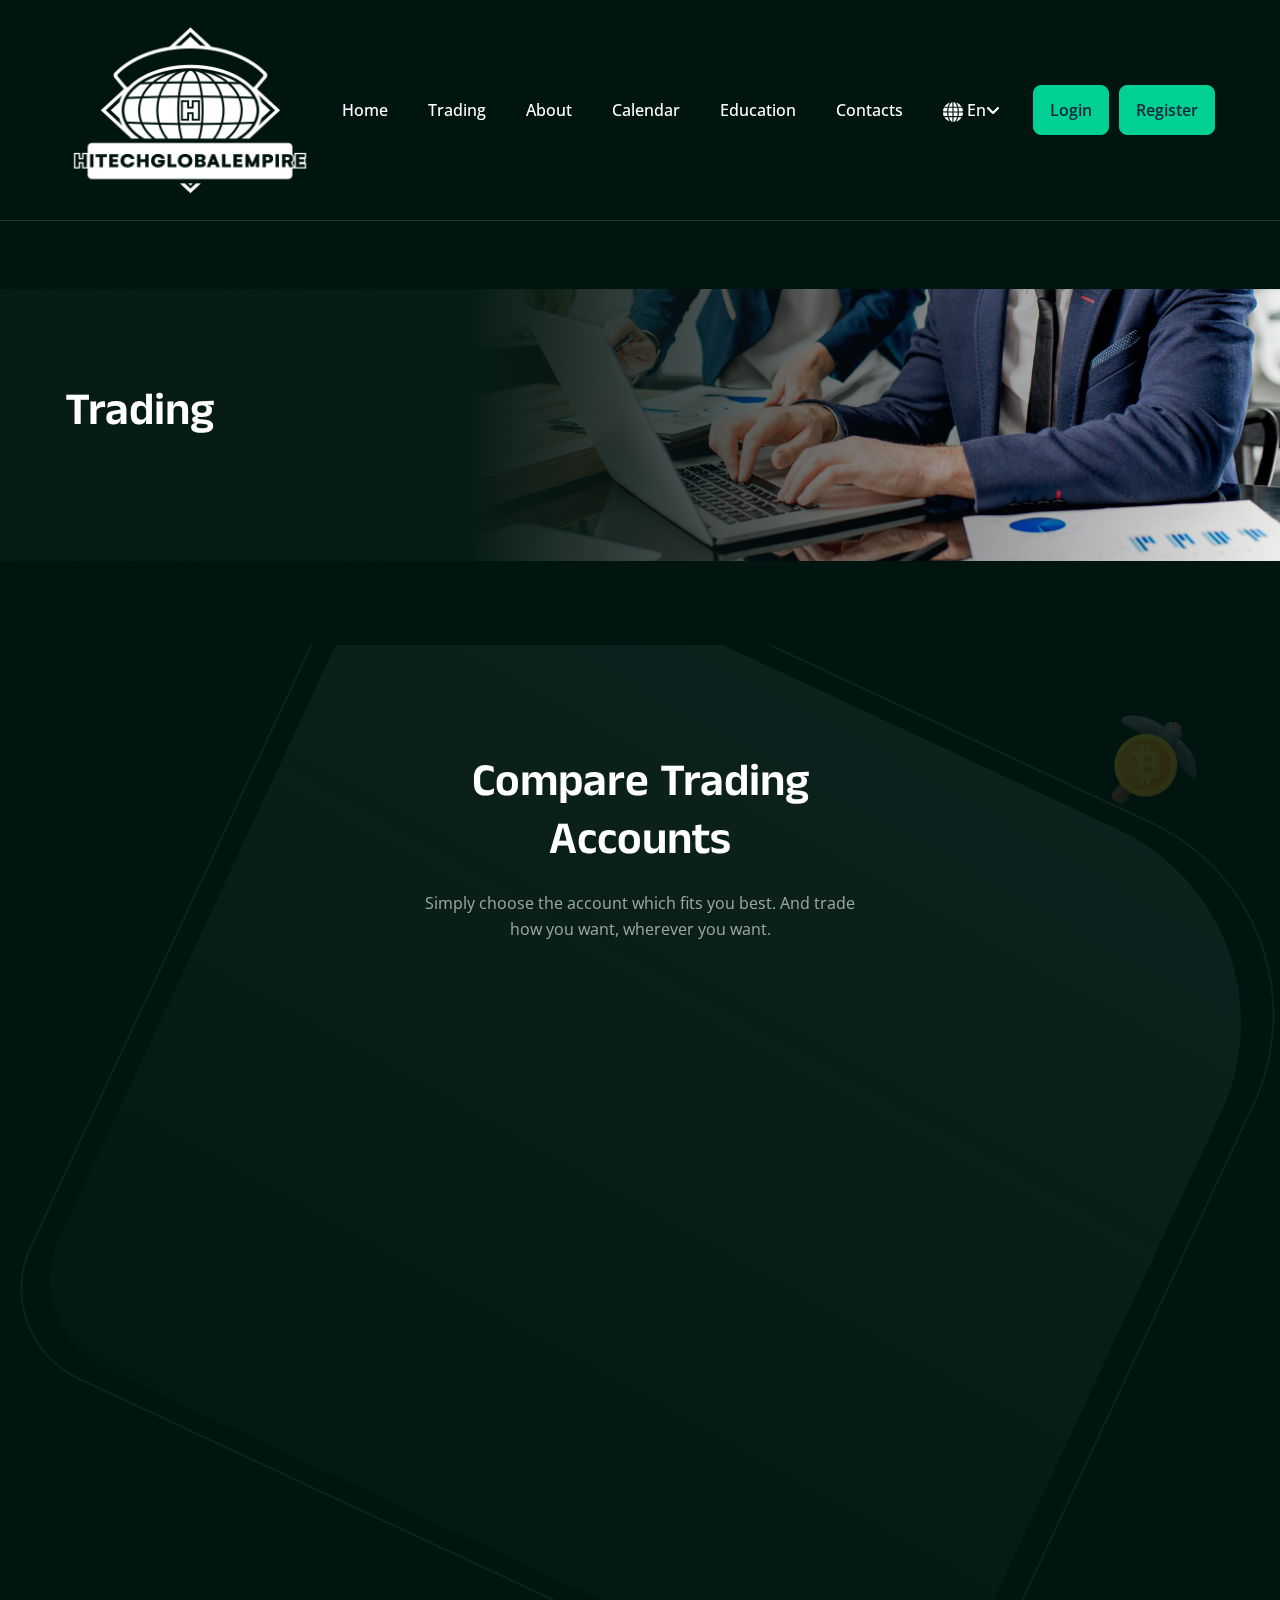
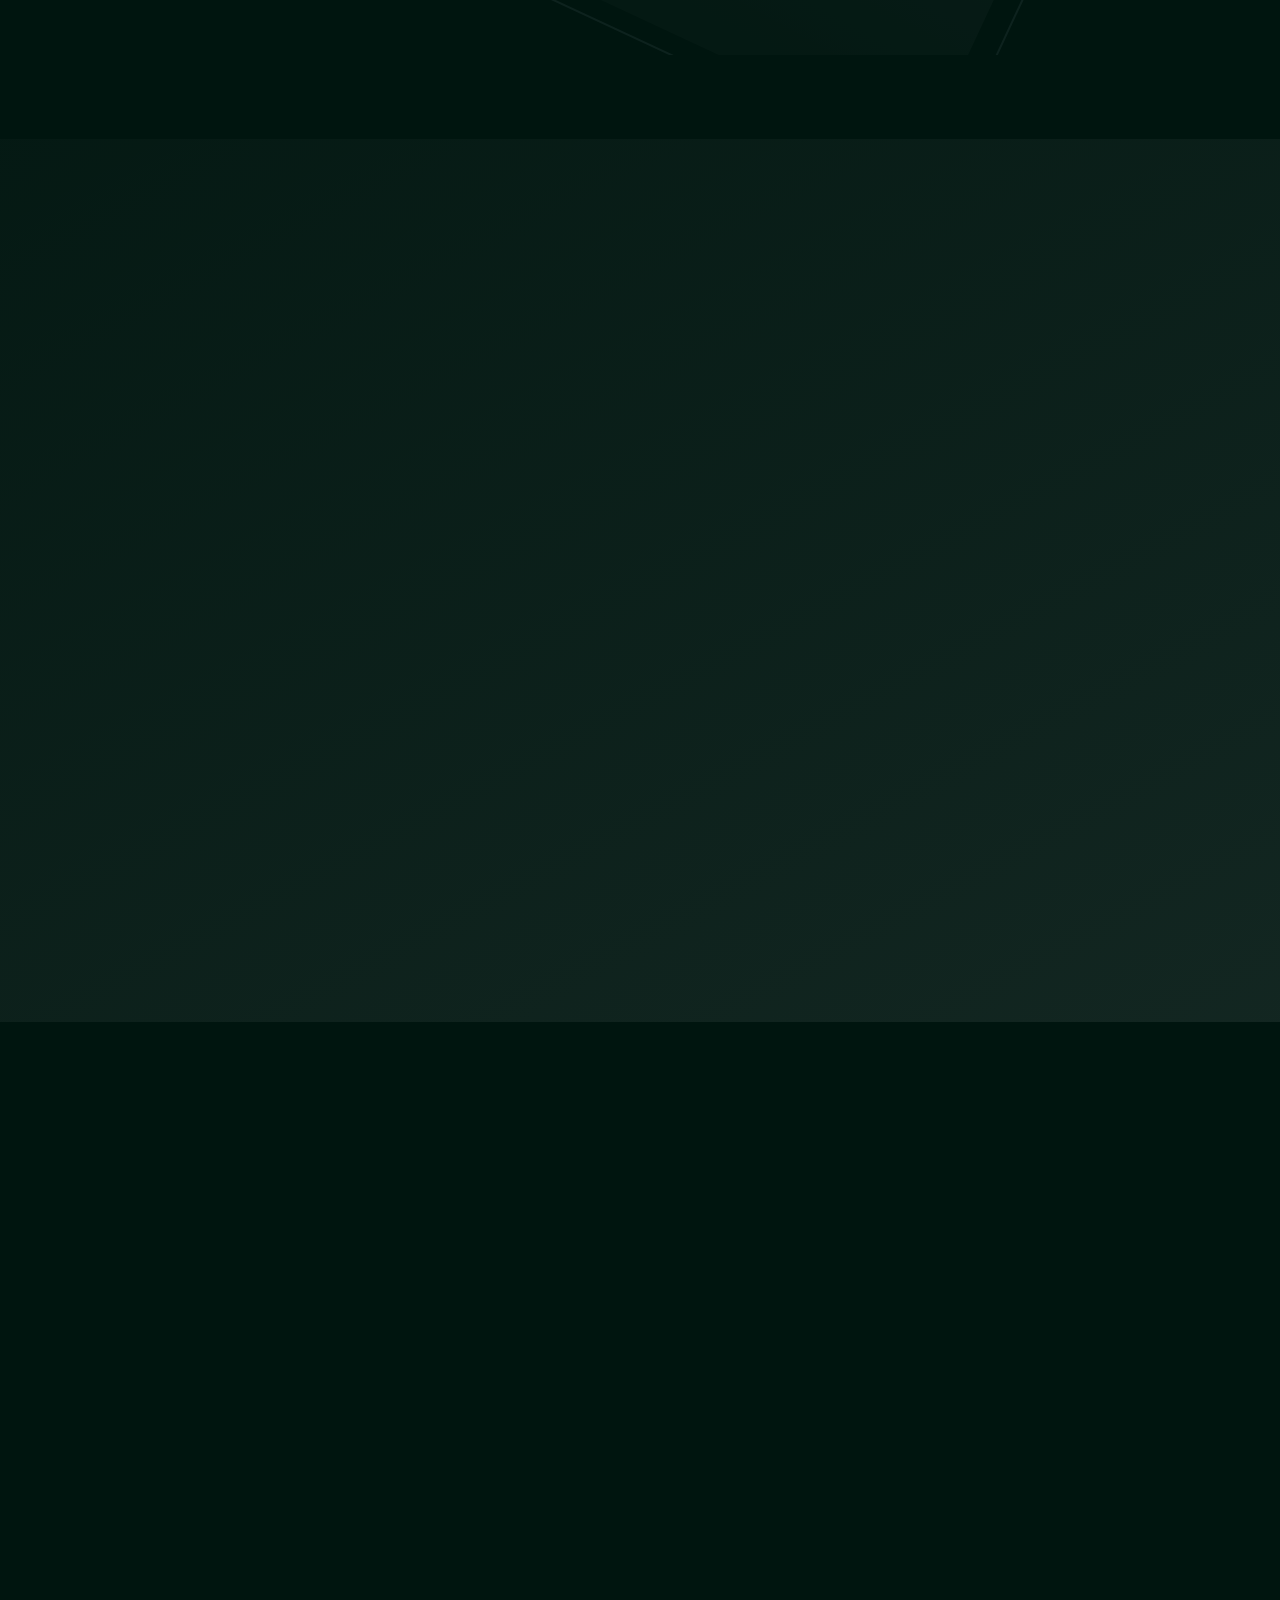
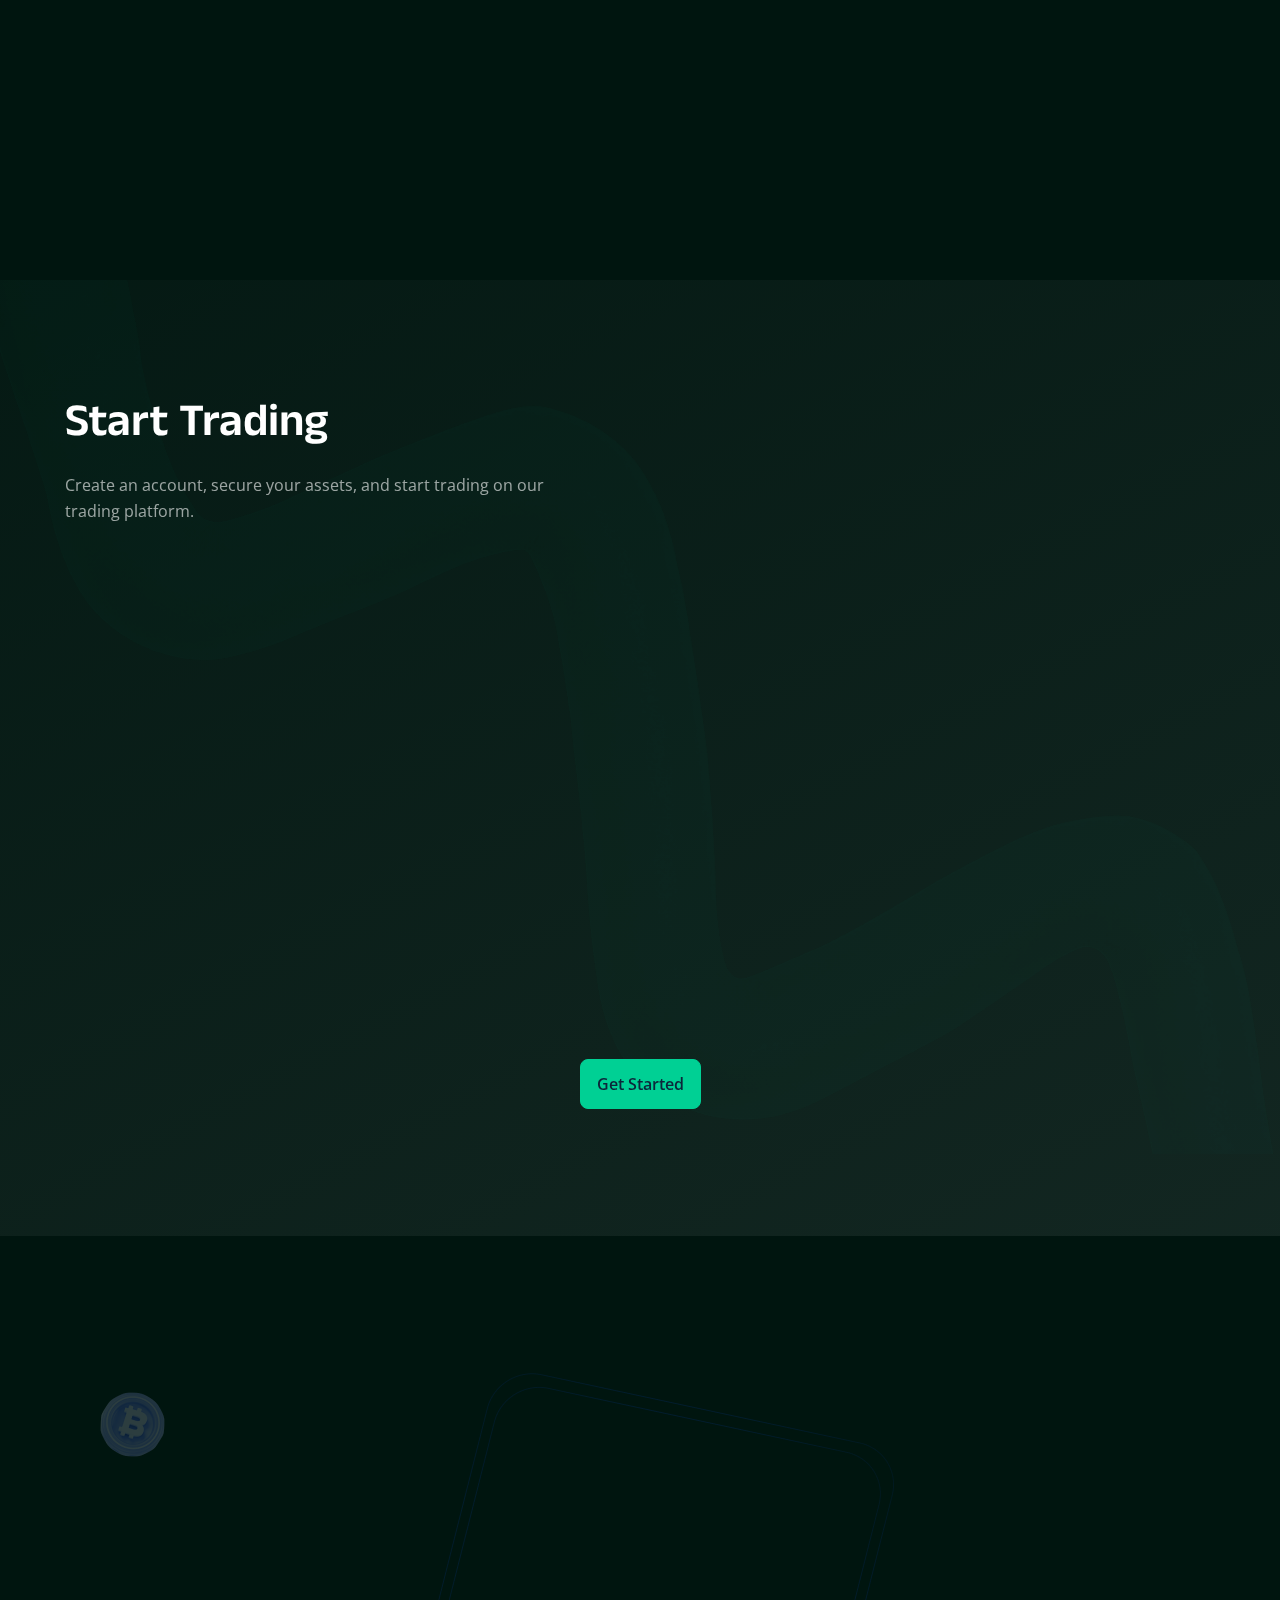
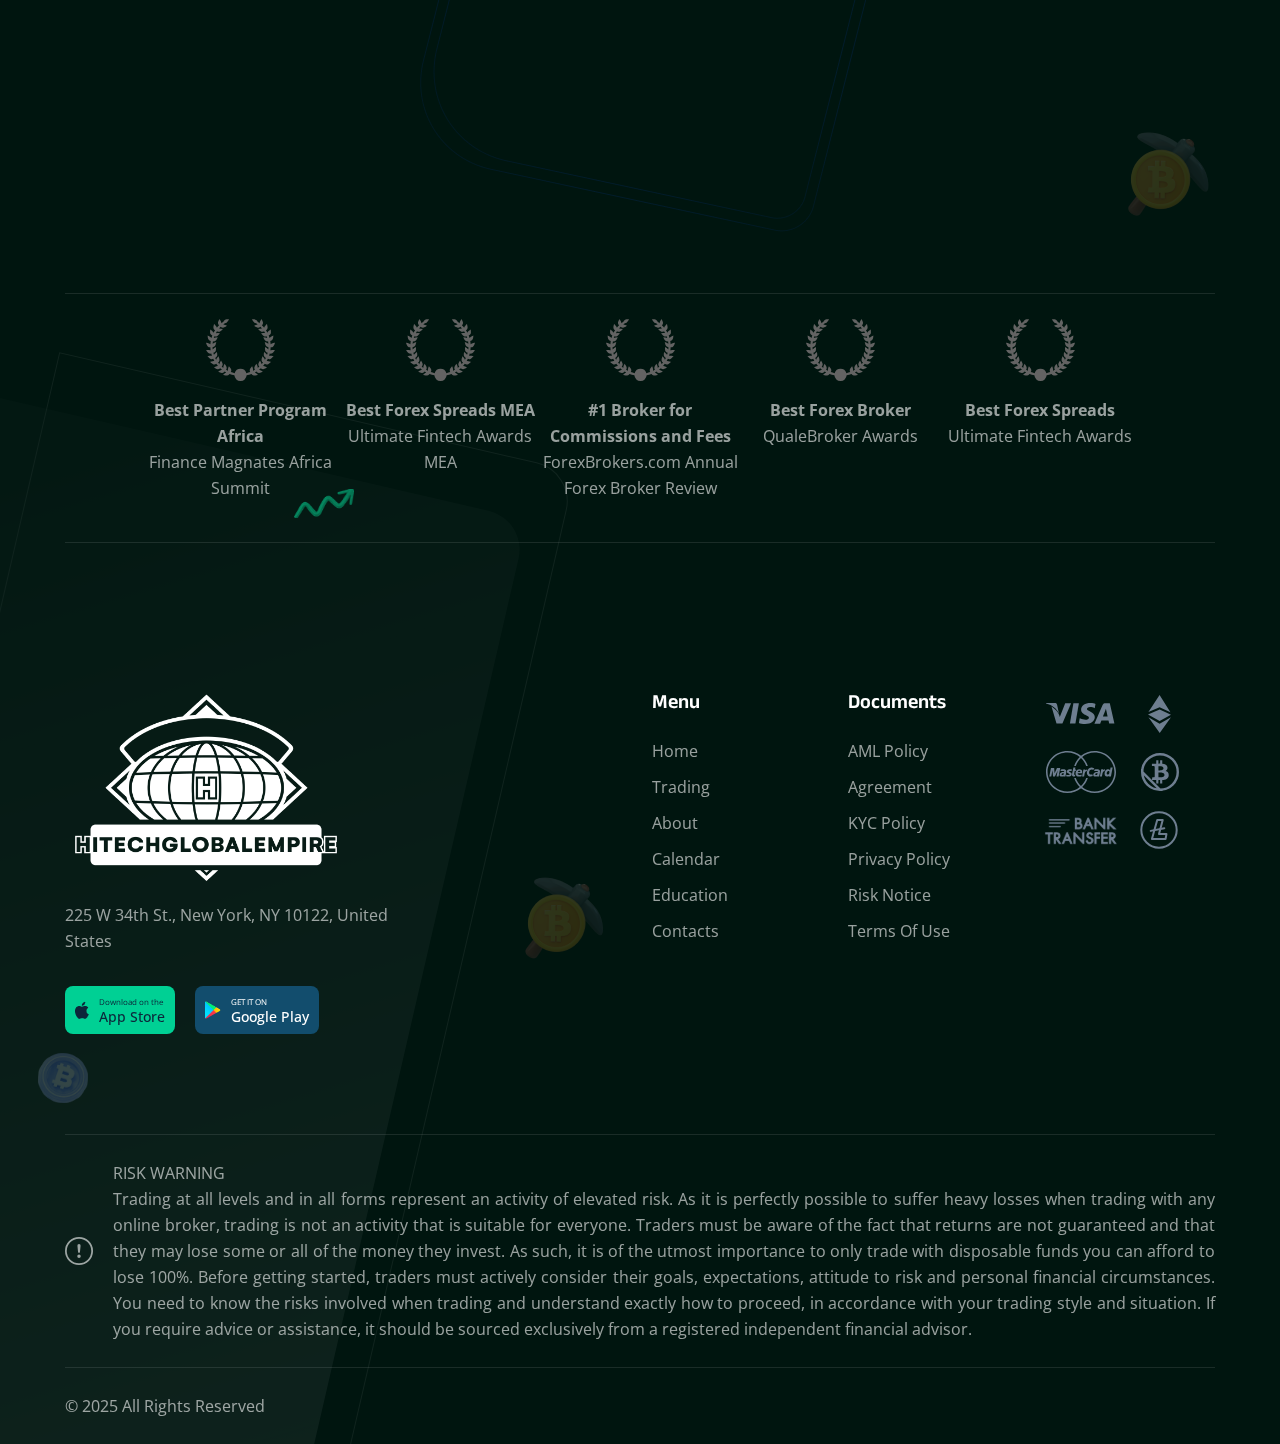
<file: trading/index.html>
<!doctype html>
<html lang="en" data-bs-theme="dark">
  <head>
  <title>TechGlobalEmpire</title>
  <meta charset="UTF-8">
  <meta http-equiv="X-UA-Compatible" content="IE=edge">
  <meta name="viewport" content="width=device-width, initial-scale=1.0">

  <!-- Sites meta Data -->
  <meta name="author" content="">
  <meta name="keywords" content="">
  <meta name="description" content="">

  <link rel="shortcut icon" href="./../wa-data/public/site/themes/default/assets/images/favicon.ico" type="image/x-icon">

  <link rel="stylesheet" href="../wa-data/public/site/themes/default/assets/css/bootstrap.min.css">
  <link rel="stylesheet" href="../wa-data/public/site/themes/default/assets/css/aos.css">
  <link rel="stylesheet" href="../wa-data/public/site/themes/default/assets/css/all.min.css">

  <link rel="stylesheet" href="../wa-data/public/site/themes/default/assets/css/swiper-bundle.min.css">

<style type="text/css">
.m-disable-scroll {
    position: fixed;
    overflow: hidden;
    height: 100vh;
    width: 100%;
    left: 0;
    top: 0;
}
.m-wrap {
    position: fixed;
    left:0;
    top: 0;
    width: 100%;
    height: 100vh;
    z-index: 99998;
    background-color: rgba(0, 0, 0, .7);
    display: flex;
    justify-content: center;
    align-items: center;
    display: none;
    opacity: 0;
}
.m-body {
    position: relative;
    background-color: white;
    padding: 15px;
    border-radius: 18px;
}
.m-close {
    position: absolute;
    border: 2px solid black;
    width: 24px;
    height: 24px;
    border-radius: 50px;
    right: 4px;
    top: 4px;
    opacity: 0.2;
	cursor: pointer;
    transition: opacity ease 0.5s;
}
.m-close:hover {
    opacity: 1;
}
.m-close::before,
.m-close::after  {
    content: '';
    position: absolute;
    top: 9px;
    right: -1px;
    display: block;
    width: 22px;
    height: 3px;
    background: black;
}
.m-close::before {
	transform: rotate(45deg);
}
.m-close::after {
	transform: rotate(-45deg);
}
@media (max-height: 773px) {
.m-body {
    height: 100%;
    overflow: scroll;
    border-radius: 0px;
    padding-bottom: 150px!important;
}
    .m-close {
        top: 8px;
    }
}
@media (max-height: 773px) and (orientation: landscape) {
    .m-body {
        height: 100%;
        overflow: scroll;
        border-radius: 0px;
    }
    .m-close {
        top: 18px;
    }
}
@media (max-width: 397px) {
    .m-body {
        padding: 5px;
    }
}
</style>

  <!-- main css for template -->
  <link rel="stylesheet" href="../wa-data/public/site/themes/default/assets/css/style.css">
</head>

<body>
                    <!-- ===============>> light&dark switch start here <<================= -->
  <div class="lightdark-switch d-none">
    <span class="dark-btn d-none" id="btnSwitch"><img src="../wa-data/public/site/themes/default/assets/images/icon/moon.svg" alt="light-dark-switchbtn"
        class="swtich-icon"></span>
  </div>
  <!-- ===============>> light&dark switch start here <<================= -->



  <!-- ===============>> Header section start here <<================= -->
  <header class="header-section header-section--style1">
    <div class="header-bottom">
      <div class="container">
        <div class="header-wrapper">
          <div class="logo">
            <a href="../index.html" class="a-logo" style="width: 250px;">
              <img src="../wa-data/public/site/img/los.png" alt="logo">
            </a>
          </div>
          <div class="menu-area">
            <ul class="menu menu--style1">
              <li>
                <a href="../index.html">Home</a>
              </li>
              <li>
                <a href="index.html">Trading</a>
              </li>
              <li>
                <a href="../about.html">About</a>
              </li>
              <li>
                <a href="../calendar/index.html">Calendar</a>
              </li>
              <li>
                <a href="../education/index.html">Education</a>
              </li>
              
                            
                <li>
                <a href="../contacts/index.html">Contacts</a>
              </li>
              
<li>
                <a href="index.html#" class="lang-menu">
                    <svg class="lang-svg" xmlns="http://www.w3.org/2000/svg" version="1.0" width="20px" height="20px" viewBox="0 0 512.000000 512.000000" preserveAspectRatio="xMidYMid meet">
                                        <g transform="translate(0.000000,512.000000) scale(0.100000,-0.100000)" fill="#fff" stroke="none">
                                        <path d="M2334 5086 c-75 -28 -149 -72 -236 -142 -222 -179 -429 -543 -552 -971 l-15 -53 440 0 439 0 0 595 c0 327 -3 595 -7 594 -5 0 -35 -10 -69 -23z"></path>
                                        <path d="M2710 4516 l0 -596 435 0 c348 0 435 3 435 13 0 22 -61 208 -101 310 -57 143 -143 308 -218 421 -76 116 -209 259 -296 322 -58 41 -182 104 -232 119 l-23 6 0 -595z"></path>
                                        <path d="M1599 4936 c-463 -189 -869 -517 -1157 -934 l-53 -77 412 -3 c227 -1 414 -1 415 1 2 2 22 66 44 141 103 353 257 671 427 884 14 17 24 32 22 32 -2 0 -52 -20 -110 -44z"></path>
                                        <path d="M3410 4975 c0 -3 20 -32 45 -65 162 -212 318 -545 406 -860 17 -63 34 -118 38 -123 4 -4 193 -6 420 -5 l412 3 -52 75 c-190 277 -444 525 -729 713 -141 92 -540 286 -540 262z"></path>
                                        <path d="M182 3518 c-87 -221 -141 -433 -167 -654 -8 -71 -15 -135 -15 -141 0 -10 112 -13 535 -13 421 0 535 3 535 13 0 161 44 653 74 820 l13 77 -467 0 -467 0 -41 -102z"></path>
                                        <path d="M1460 3615 c0 -2 -9 -60 -20 -127 -24 -149 -47 -356 -55 -498 -3 -58 -8 -144 -11 -192 l-6 -88 521 0 521 0 0 455 0 455 -475 0 c-261 0 -475 -2 -475 -5z"></path>
                                        <path d="M2710 3165 l0 -455 520 0 519 0 -5 98 c-16 301 -29 438 -65 675 l-21 137 -474 0 -474 0 0 -455z"></path>
                                        <path d="M3964 3603 c17 -60 62 -450 71 -618 3 -60 8 -147 11 -192 l6 -83 534 0 c422 0 534 3 534 13 0 6 -7 70 -15 141 -26 220 -79 428 -168 654 l-40 102 -469 0 c-442 0 -469 -1 -464 -17z"></path>
                                        <path d="M0 2397 c0 -50 35 -292 56 -386 26 -119 105 -368 144 -453 l21 -48 468 0 468 0 -14 83 c-20 127 -51 420 -58 542 -3 61 -8 147 -11 193 l-6 82 -534 0 c-422 0 -534 -3 -534 -13z"></path>
                                        <path d="M1376 2308 c11 -214 36 -486 60 -636 13 -86 24 -157 24 -159 0 -2 214 -3 475 -3 l475 0 0 450 0 450 -520 0 -519 0 5 -102z"></path>
                                        <path d="M2710 1960 l0 -450 474 0 474 0 6 28 c30 142 67 490 80 760 l6 112 -520 0 -520 0 0 -450z"></path>
                                        <path d="M4046 2303 c-13 -231 -38 -508 -56 -635 -11 -73 -20 -139 -20 -145 0 -10 100 -13 465 -13 l464 0 21 48 c61 135 132 377 164 552 13 73 36 258 36 290 0 7 -171 10 -534 10 l-534 0 -6 -107z"></path>
                                        <path d="M390 1202 c0 -5 23 -42 51 -83 238 -346 564 -636 933 -830 115 -60 326 -152 334 -145 2 2 -17 31 -43 65 -177 233 -316 538 -429 944 l-17 57 -414 0 c-228 0 -415 -4 -415 -8z"></path>
                                        <path d="M1546 1158 c75 -263 186 -512 313 -702 76 -116 209 -259 296 -322 58 -41 182 -104 233 -119 l22 -6 0 600 0 601 -439 0 -440 0 15 -52z"></path>
                                        <path d="M2710 609 l0 -600 23 7 c210 65 387 214 549 464 105 160 213 403 277 619 17 57 31 105 31 107 0 2 -198 4 -440 4 l-440 0 0 -601z"></path>
                                        <path d="M3866 1078 c-104 -367 -258 -684 -449 -926 -35 -44 380 155 533 255 284 187 540 437 729 712 28 41 51 78 51 83 0 4 -186 8 -413 8 l-413 0 -38 -132z"></path>
                                        </g>
                                        </svg>
                    En</a>
                <ul class="submenu lang-sub">
                  <li><a href="../ru.html">Ru</a></li>
                </ul>
              </li>
              
              
            <li>
                <a href="https://personal.hitechglobalempire.com/auth/login" class="burger-btns" >Login</a>
              </li>
              <li>
                <a href="https://personal.hitechglobalempire.com/auth/registration" class="burger-btns" >Register</a>
              </li>
              
            </ul>



          </div>
          <div class="header-action">
            <div class="menu-area">
              <div class="header-btn">
                <a href="https://personal.hitechglobalempire.com/auth/login" class="trk-btn trk-btn--border trk-btn--primary" >
                  <span>Login</span>
                </a>
                <a href="https://personal.hitechglobalempire.com/auth/registration" class="trk-btn trk-btn--border trk-btn--primary" >
                  <span>Register</span>
                </a>
              </div>

              <!-- toggle icons -->
              <div class="header-bar d-lg-none header-bar--style1">
                <span></span>
                <span></span>
                <span></span>
              </div>
            </div>
          </div>
        </div>
      </div>
    </div>
  </header>
  <!-- ===============>> Header section end here <<================= -->
         
    
        <style>.text-center{text-align:center;}.text-right{text-align:right}.text-justify{text-align:justify;}</style><p><!-- ================> Page header start here <================== --><br> <br></p><section class="page-header bg--cover" style="background-image:url(../wa-data/public/site/img/33.png)">
    <div class="container">
      <div class="page-header__content" data-aos="fade-right" data-aos-duration="1000">
        <h2>Trading</h2>
      </div>

    </div>
  </section>

<p> <!-- ================> Page header end here <================== --></p>

<p> <!-- ===============>> Pricing section start here <<================= --><br> <br></p><section class="pricing padding-top padding-bottom">
    <div class="section-header section-header--max50">
      <h2 class="mb-15 mt-minus-5">Compare Trading Accounts</h2>
      <p>Simply choose the account which fits you best. And trade how you want, wherever you want.</p>
    </div>
    <div class="container">
      <div class="pricing__wrapper">
        <div class="row g-4 align-items-center">
          <div class="col-md-6 col-lg-4">
            <div class="pricing__item" data-aos="fade-right" data-aos-duration="1000">
              <div class="pricing__item-inner">
                <div class="pricing__item-content">

                  <!-- pricing top part -->
                  <div class="pricing__item-top">
                    <h6 class="mb-15">Basic</h6>
                    <h3 class="mb-25">$100/Minimum Deposit </h3>
                  </div>

                  <!-- pricing middle part -->
                  <div class="pricing__item-middle">
                    <ul class="pricing__list">
                      <li class="pricing__list-item"><img src="../wa-data/public/site/themes/default/assets/images/icon/check.svg" alt="check" >
                        Spreads from 1.5</li>
                      <li class="pricing__list-item"><img src="../wa-data/public/site/themes/default/assets/images/icon/check.svg" alt="check" >
                        Leverage up to 1:200</li>
                      <li class="pricing__list-item"><img src="../wa-data/public/site/themes/default/assets/images/icon/check.svg" alt="check" >
                        Web Trading Platform</li>
                      <li class="pricing__list-item"><img src="../wa-data/public/site/themes/default/assets/images/icon/check.svg" alt="check" >
                        Education Tools</li>
                    </ul>

                  </div>

                  <!-- pricing bottom part -->
                  <div class="pricing__item-bottom">
                    <a href="https://personal.hitechglobalempire.com/auth/registration"  class="trk-btn trk-btn--outline">Choose Plan</a>
                  </div>
                </div>
              </div>
            </div>
          </div>
          <div class="col-md-6 col-lg-4">
            <div class="pricing__item " data-aos="fade-up" data-aos-duration="1000">
              <div class="pricing__item-inner active">
                <div class="pricing__item-content">

                  <!-- pricing top part -->
                  <div class="pricing__item-top">
                    <h6 class="mb-15">standard</h6>
                    <h3 class="mb-25">$1000/Minimum Deposit </h3>
                  </div>

                  <!-- pricing middle part -->
                  <div class="pricing__item-middle">
                    <ul class="pricing__list">
                      <li class="pricing__list-item"><img src="../wa-data/public/site/themes/default/assets/images/icon/check.svg" alt="check" >
                        Including Basic Benefits</li>
                      <li class="pricing__list-item"><img src="../wa-data/public/site/themes/default/assets/images/icon/check.svg" alt="check" >
                        Spreads from 1</li>
                      <li class="pricing__list-item"><img src="../wa-data/public/site/themes/default/assets/images/icon/check.svg" alt="check" >
                        Leverage up to 1:500</li>
                      <li class="pricing__list-item"><img src="../wa-data/public/site/themes/default/assets/images/icon/check.svg" alt="check" >
                        Mobile Trading</li>
                      <li class="pricing__list-item"><img src="../wa-data/public/site/themes/default/assets/images/icon/check.svg" alt="check" >
                        Dedicated Mentor</li>
                    </ul>

                  </div>

                  <!-- pricing bottom part -->
                  <div class="pricing__item-bottom">
                    <a href="https://personal.hitechglobalempire.com/auth/registration"  class="trk-btn trk-btn--outline active">Choose Plan</a>
                  </div>
                </div>
              </div>
            </div>
          </div>
          <div class="col-md-6 col-lg-4">
            <div class="pricing__item" data-aos="fade-left" data-aos-duration="1000">
              <div class="pricing__item-inner">
                <div class="pricing__item-content">

                  <!-- pricing top part -->
                  <div class="pricing__item-top">
                    <h6 class="mb-15">premium</h6>
                    <h3 class="mb-25">$5000/Minimum Deposit </h3>
                  </div>

                  <!-- pricing middle part -->
                  <div class="pricing__item-middle">
                    <ul class="pricing__list">
                      <li class="pricing__list-item"><img src="../wa-data/public/site/themes/default/assets/images/icon/check.svg" alt="check" >
                        Including Standard Benefits</li>
                      <li class="pricing__list-item"><img src="../wa-data/public/site/themes/default/assets/images/icon/check.svg" alt="check" >
                        Spreads from 0</li>
                      <li class="pricing__list-item"><img src="../wa-data/public/site/themes/default/assets/images/icon/check.svg" alt="check" >
                        Leverage up to 1:500</li>
                      <li class="pricing__list-item"><img src="../wa-data/public/site/themes/default/assets/images/icon/check.svg" alt="check" >
                        Crypto Exchange</li>
                    </ul>

                  </div>

                  <!-- pricing bottom part -->
                  <div class="pricing__item-bottom">
                    <a href="https://personal.hitechglobalempire.com/auth/registration"  class="trk-btn trk-btn--outline">Choose Plan</a>
                  </div>
                </div>
              </div>
            </div>
          </div>
        </div>
      </div>
    </div>
    <div class="pricing__shape">
      <span class="pricing__shape-item pricing__shape-item--1"> <span></span> </span>
      <span class="pricing__shape-item pricing__shape-item--2"> <img src="../wa-data/public/site/themes/default/assets/images/icon/1.png" alt="shape-icon">
      </span>
    </div>
  </section>

<p> <!-- ===============>> Pricing section start here <<================= --></p>

<p><!-- ===============>> feature section start here <<================= --><br> <br></p><section class="feature feature--style1 padding-bottom padding-top bg-color">
      
    <div class="container">
      <div class="feature__wrapper">
        <div class="row g-5 align-items-center justify-content-between">
         <div class="col-md-6 col-lg-5">
            <div class="feature__thumb pt-5 pt-md-0" data-aos="fade-left" data-aos-duration="800">
              <div class="feature__thumb-inner">
                <div class="tab-content" id="feat-pills-tabContent">
                  <div class="tab-pane fade show active" id="feat-pills-one" role="tabpanel" aria-labelledby="feat-pills-one-tab" tabindex="0">
                    <div class="feature__image floating-content">
                      <img src="../wa-data/public/site/img/up.png" alt="Feature image">
                      <div class="floating-content__top-right floating-content__top-right--style2" data-aos="fade-left" data-aos-duration="1000">
                        
                      </div>
                      <div class="floating-content__bottom-left floating-content__bottom-left--style2" data-aos="fade-left" data-aos-duration="1000">
                        
                      </div>
                    </div>
                  </div>
                  <div class="tab-pane fade" id="feat-pills-two" role="tabpanel" aria-labelledby="feat-pills-two-tab" tabindex="0">
                    <div class="feature__image floating-content">
                      <img src="../wa-data/public/site/themes/default/assets/images/feature/2.png" alt="Feature image">
                      <div class="floating-content__top-right floating-content__top-right--style2" data-aos="fade-left" data-aos-duration="1000">
                        <div class="floating-content__item floating-content__item--style2 text-center">
                          <img src="../wa-data/public/site/themes/default/assets/images/feature/6.png" alt="rating">
                          <p class="style2">Interest Rate For Loan</p>
                        </div>
                      </div>
                      <div class="floating-content__bottom-left floating-content__bottom-left--style2" data-aos="fade-left" data-aos-duration="1000">
                        <div class="floating-content__item floating-content__item--style3  d-flex align-items-center">
                          <h3 class="style2"> <span class="purecounter" data-purecounter-start="0" data-purecounter-end="18">10M</span>M
                          </h3>
                          <p class="ms-3 style2">Available for loan</p>
                        </div>
                      </div>
                    </div>
                  </div>
                  <div class="tab-pane fade" id="feat-pills-three" role="tabpanel" aria-labelledby="feat-pills-three-tab" tabindex="0">
                    <div class="feature__image floating-content">
                      <img src="../wa-data/public/site/themes/default/assets/images/feature/1.png" alt="Feature image">
                      <div class="floating-content__top-right floating-content__top-right--style2" data-aos="fade-left" data-aos-duration="1000">
                        <div class="floating-content__item floating-content__item--style2 text-center">
                          <img src="../wa-data/public/site/themes/default/assets/images/feature/7.png" alt="rating">
                          <p class="style2">Interest Rate For Loan</p>
                        </div>
                      </div>
                      <div class="floating-content__bottom-left floating-content__bottom-left--style2" data-aos="fade-left" data-aos-duration="1000">
                        <div class="floating-content__item floating-content__item--style3  d-flex align-items-center">
                          <h3 class="style2"> <span class="purecounter" data-purecounter-start="0" data-purecounter-end="30">10M</span>M
                          </h3>
                          <p class="ms-3 style2">Available for loan</p>
                        </div>
                      </div>
                    </div>
                  </div>
                  <div class="tab-pane fade" id="feat-pills-four" role="tabpanel" aria-labelledby="feat-pills-four-tab" tabindex="0">
                    <div class="feature__image floating-content">
                      <img src="../wa-data/public/site/themes/default/assets/images/feature/2.png" alt="Feature image">
                      <div class="floating-content__top-right floating-content__top-right--style2" data-aos="fade-left" data-aos-duration="1000">
                        <div class="floating-content__item floating-content__item--style2 text-center">
                          <img src="../wa-data/public/site/themes/default/assets/images/feature/8.png" alt="rating">
                          <p class="style2">Interest Rate For Loan</p>
                        </div>
                      </div>
                      <div class="floating-content__bottom-left floating-content__bottom-left--style2" data-aos="fade-left" data-aos-duration="1000">
                        <div class="floating-content__item floating-content__item--style3  d-flex align-items-center">
                          <h3 class="style2"> <span class="purecounter" data-purecounter-start="0" data-purecounter-end="28">10M</span>M
                          </h3>
                          <p class="ms-3 style2">Available for loan</p>
                        </div>
                      </div>
                    </div>
                  </div>
                </div>
              </div>
            </div>
          </div>   
            
          <div class="col-md-6 col-lg-5">
            <div class="feature__content" data-aos="fade-right" data-aos-duration="800">
              <div class="feature__content-inner">
                <div class="section-header">
                  <h2 class="mb-15 mt-minus-5"> Why Choose Us?</h2>
                  <p class="mb-0">
                    TechGlobalEmpire stands out as the ultimate destination to kickstart your trading journey, thanks to its diverse array of exceptional features.
                  </p>
                </div>

                <div class="feature__nav">
                  <div class="nav nav--feature flex-column nav-pills" id="feat-pills-tab" role="tablist" aria-orientation="vertical">
                    <div class="nav-link" id="feat-pills-one-tab" role="tab" aria-controls="feat-pills-one" aria-selected="true">
                      <div class="feature__item">
                        <div class="feature__item-inner">
                          <div class="feature__item-content">
                            <h6>Benefit from Direct Market Access (DMA) for transparent and efficient trade execution.</h6>
                          </div>
                        </div>
                      </div>
                    </div>
                    <div class="nav-link" id="feat-pills-two-tab" role="tab" aria-controls="feat-pills-two" aria-selected="false">
                      <div class="feature__item">
                        <div class="feature__item-inner">
                          <div class="feature__item-content">
                            <h6>Take advantage of low commissions, ensuring cost-effective trading experiences.</h6>
                          </div>
                        </div>
                      </div>
                    </div>

                    <div class="nav-link" id="feat-pills-three-tab" role="tab" aria-controls="feat-pills-three" aria-selected="false">
                      <div class="feature__item">
                        <div class="feature__item-inner">
                          <div class="feature__item-content">
                            <h6>Trade with confidence, thanks to tight spreads that maximize your profit potential.</h6>
                          </div>
                        </div>
                      </div>
                    </div>
                    <div class="nav-link" id="feat-pills-four-tab" role="tab" aria-controls="feat-pills-four" aria-selected="false">
                      <div class="feature__item">
                        <div class="feature__item-inner">
                          <div class="feature__item-content">
                            <h6>Your funds are kept safe with Segregation of Funds for added peace of mind.</h6>
                          </div>
                        </div>
                      </div>
                    </div>
                  </div>
                </div>

              </div>
            </div>
          </div>
          
        </div>
      </div>
    </div>
    
  </section>

<p> <!-- ===============>> feature section end here <<================= --></p>

<p><!-- ===============>> About section start here <<================= --><br> <br></p><section class="about about--style1 ">
    <div class="container">
      <div class="about__wrapper">
          <div class="row gx-5  gy-4 gy-sm-0  align-items-center">
         <div class="col-lg-6">
            <div class="about__content" data-aos="fade-left" data-aos-duration="800">
              <div class="about__content-inner">
                <h2>Maximize Your Trading Potential</h2>

                <p class="mb-0">Our platform is designed to make trading simple and accessible for all types of traders, whether you're just starting out or a seasoned pro. You'll have access to customizable charting tools, real-time market data, and a variety of order types to help you make informed trading decisions.</p>
                <a href="index.html#openmodal1" class="trk-btn trk-btn--border trk-btn--primary">Explore More </a>
              </div>
            </div>
          </div> 
          
        
          <div class="col-lg-6">
            <div class="about__thumb pe-lg-5" data-aos="fade-right" data-aos-duration="800">
              <div class="about__thumb-inner">
                <div class="about__thumb-image floating-content">
                  <img src="../wa-data/public/site/img/1ee-1.png" alt="rating">
                  <div class="floating-content__top-left">

                    
                  </div>
                  
                </div>
              </div>
            </div>
          </div>
          
        </div>
      </div>
    </div>
  </section>

<p> <!-- ===============>> About section start here <<================= --><br><!-- ===============>> Blog section start here <<================= --><br> <br></p><section class="blog padding-top padding-bottom bg-color">
    <div class="blog__bg">
      <div class="blog__bg-element">
        <img src="../wa-data/public/site/themes/default/assets/images/blog/bg.png" alt="section-bg-element" >
      </div>
    </div>
    <div class="container">
      <div class="section-header d-md-flex align-items-center justify-content-between">
        <div class="section-header__content">
          <h2 class="mb-15">Start Trading</h2>
          <p class="mb-0">Create an account, secure your assets, and start trading on our trading platform.</p>
        </div>
        
      </div>
      <div class="blog__wrapper" data-aos="fade-up" data-aos-duration="1000">
        <div class="blog__slider swiper">
          <div class="swiper-wrapper">
            <div class="swiper-slide">
              <div class="blog__item blog__item--style2">
                <div class="blog__item-inner">
                  <div class="blog__thumb">
                    <img src="../wa-data/public/site/img/11.jpg" alt="blog Images">
                  </div>

                  <div class="blog__content">
                    <div class="blog__meta">
                      <span class="blog__meta-tag blog__meta-tag--style1">Step 1</span>
                    </div>
                    <h5 class="10"> <a href="https://usablecapital.com/trading/blog-details.html" class="no-click">Register</a> </h5>

                    <p class="mb-15">Open your live trading account by filling out a simple registration form.</p>

                   
                  </div>
                </div>
              </div>
            </div>
            <div class="swiper-slide">
              <div class="blog__item blog__item--style2">
                <div class="blog__item-inner">
                  <div class="blog__thumb">
                    <img src="../wa-data/public/site/img/22.jpg" alt="blog Images">
                  </div>
                  <div class="blog__content">
                    <div class="blog__meta">
                      <span class="blog__meta-tag blog__meta-tag--style1">Step 2</span>
                    </div>
                    <h5 class="10"> <a href="https://usablecapital.com/trading/blog-details.html" class="no-click">Fund</a> </h5>

                    <p class="mb-15">Fund your account using a wide range of funding methods and payments systems.</p>

                  
                  </div>
                </div>
              </div>
            </div>
            <div class="swiper-slide">
              <div class="blog__item blog__item--style2">
                <div class="blog__item-inner">
                  <div class="blog__thumb">
                    <img src="../wa-data/public/site/img/33.jpg" alt="blog Images">
                  </div>

                  <div class="blog__content">
                    <div class="blog__meta">
                      <span class="blog__meta-tag blog__meta-tag--style1">Step 3</span>
                    </div>
                    <h5 class="10"> <a href="https://usablecapital.com/trading/blog-details.html" class="no-click">Trade</a> </h5>

                    <p class="mb-15">Discover a wide range of digital assets and explore trading opportunities.</p>

                      </div>
                </div>
              </div>
                  </div>
                </div>
              </div>
        
      </div>
      <div class="text-center">
        <a href="https://personal.hitechglobalempire.com/auth/registration"  class="trk-btn trk-btn--border trk-btn--primary mt-40">Get Started</a>
      </div>
    </div>

  </section>

<p> <!-- ===============>> Blog section start here <<================= --></p>

<p> <!-- ===============>> cta section start here <<================= --><br> <br></p><section class="cta padding-top padding-bottom">
    <div class="container">
      <div class="cta__wrapper">
        <div class="cta__newsletter justify-content-center">
          <div class="cta__newsletter-inner" data-aos="fade-up" data-aos-duration="1000">
            <div class="cta__thumb">
              <img src="../wa-data/public/site/img/080.png" alt="cta-thumb">
            </div>
            <div class="cta__subscribe">
              <h2 class="mb-0"> Demo account</h2>
              <p>Skill up and practice zero-risk trading on our free demo account.</p>
              <form class="cta-form cta-form--style2 form-subscribe" action="https://usablecapital.com/trading/index-3-dark.html#">
                <div class="cta-form__inner d-sm-flex align-items-center">
                  
                  <a href="https://personal.hitechglobalempire.com/auth/registration"  class="trk-btn  trk-btn--large trk-btn--secondary2" type="submit">Demo account</a>
                </div>
              </form>
            </div>
          </div>
        </div>
        <div class="cta__shape">
          <span class="cta__shape-item cta__shape-item--1"><img src="../wa-data/public/site/themes/default/assets/images/cta/2.png" alt="shape icon"></span>
          <span class="cta__shape-item cta__shape-item--2"><img src="../wa-data/public/site/themes/default/assets/images/cta/4.png" alt="shape icon"></span>
          <span class="cta__shape-item cta__shape-item--3"><img src="../wa-data/public/site/themes/default/assets/images/cta/5.png" alt="shape icon"></span>
        </div>
      </div>
    </div>
  </section>

<p> <!-- ===============>> cta section start here <<================= --></p>

 

        
                    <!-- ===============>> footer start here <<================= -->
  <footer class="footer brand-1">
    <div class="container">
      <div class="footer__wrapper">
                          <div class="footer__bottom">
          <div class="footer__end" style="justify-content: center;">
            <div class="footer__end-copyright" style="    align-items: baseline;    flex-wrap: wrap;
    justify-content: center;">
                <div class="foo-card" style="width: 200px;text-align: center;">
                    <img class="mb-3" src="../wa-data/public/site/themes/default/assets/images/award.svg">
                    <p>
                        <b>Best Partner Program Africa</b><br>
                        Finance Magnates Africa Summit
                    </p>
                </div>
                
                                <div class="foo-card" style="width: 200px;text-align: center;">
                    <img class="mb-3" src="../wa-data/public/site/themes/default/assets/images/award.svg">
                    <p>
                        <b>Best Forex Spreads MEA</b><br>
                        Ultimate Fintech Awards MEA
                    </p>
                </div>
                
                                <div class="foo-card" style="width: 200px;text-align: center;">
                    <img class="mb-3" src="../wa-data/public/site/themes/default/assets/images/award.svg">
                    <p>
                        <b>#1 Broker for Commissions and Fees</b><br>
                        ForexBrokers.com Annual Forex Broker Review
                    </p>
                </div>
                
                                <div class="foo-card" style="width: 200px;text-align: center;">
                    <img class="mb-3" src="../wa-data/public/site/themes/default/assets/images/award.svg">
                    <p>
                        <b>Best Forex Broker</b><br>
                        QualeBroker Awards 
                    </p>
                </div>
                
                                <div class="foo-card" style="width: 200px;text-align: center;">
                    <img class="mb-3" src="../wa-data/public/site/themes/default/assets/images/award.svg">
                    <p>
                        <b>Best Forex Spreads </b><br>
                        Ultimate Fintech Awards 
                    </p>
                </div>
            </div>
          </div>
        </div>
         <div class="footer__end"></div>
        <div class="footer__top footer__top--style1">
          <div class="row gy-5 gx-4">
            <div class="col-md-6">
              <div class="footer__about">
                <a href="../index.html" class="footer__about-logo"><img src="../wa-data/public/site/img/los.png"
                    alt="Logo" width="50%"></a>
                <p class="footer__about-moto ">225 W 34th St., New York, NY 10122, United States</p>
                <div class="footer__app">
                  <div class="footer__app-item footer__app-item--apple">
                    <div class="footer__app-inner">
                      <div class="footer__app-thumb">
                        <a href="https://www.apple.com/app-store/"  class="stretched-link no-click">
                          <img src="../wa-data/public/site/themes/default/assets/images/footer/apple.png" alt="apple-icon">
                        </a>
                      </div>
                      <div class="footer__app-content">
                        <span>Download on the</span>
                        <p class="mb-0">App Store</p>
                      </div>
                    </div>
                  </div>
                  <div class="footer__app-item footer__app-item--playstore">
                    <div class="footer__app-inner">
                      <div class="footer__app-thumb">
                        <a href="https://play.google.com/store"  class="stretched-link no-click">
                          <img src="../wa-data/public/site/themes/default/assets/images/footer/play.png" alt="playstore-icon">
                        </a>
                      </div>
                      <div class="footer__app-content">
                        <span>GET IT ON</span>
                        <p class="mb-0">Google Play</p>
                      </div>
                    </div>
                  </div>
                </div>
              </div>
            </div>
            <div class="col-md-2 col-sm-4 col-6">
              <div class="footer__links">
                <div class="footer__links-tittle">
                  <h6>Menu</h6>
                </div>
                <div class="footer__links-content">
                  <ul class="footer__linklist">
                    <li class="footer__linklist-item"> <a href="../index.html">Home</a>
                    </li>
                <li class="footer__linklist-item"><a href="index.html">Trading</a>
                    </li>
                <li class="footer__linklist-item"><a href="../about.html">About</a>
                    </li>
                <li class="footer__linklist-item"><a href="../calendar/index.html">Calendar</a>
                    </li>
                <li class="footer__linklist-item"><a href="../education/index.html">Education</a>
                    </li>
                <li class="footer__linklist-item"><a href="../contacts/index.html">Contacts</a>
                    </li>
                  </ul>
                </div>
              </div>

            </div>
            <div class="col-md-2 col-sm-4 col-6">
              <div class="footer__links">
                <div class="footer__links-tittle">
                    <h6>Documents</h6>
                                 </div>
                <div class="footer__links-content">
                  <ul class="footer__linklist">
                    <li class="footer__linklist-item"> <a href="../docs/AML&#32;Policy.pdf" >AML Policy</a>
                    </li>
                    <li class="footer__linklist-item"> <a href="../docs/Agreement.pdf" >Agreement</a>
                    </li>
                    <li class="footer__linklist-item"> <a href="../docs/KYC&#32;Policy.pdf" >KYC Policy</a></li>
                    <li class="footer__linklist-item"> <a href="../docs/Privacy&#32;Policy.pdf" >Privacy Policy</a> </li>
                    <li class="footer__linklist-item"> <a href="../docs/Risk&#32;notice.pdf" >Risk Notice</a></li>
                    <li class="footer__linklist-item"> <a href="../docs/Terms&#32;of&#32;use.pdf" >Terms Of Use</a> </li>
                  </ul>
                </div>
              </div>

            </div>
            <div class="col-md-2 col-sm-4">
                <img class="mb-3" src="../wa-data/public/site/themes/default/assets/images/footer-icons/visa.svg">
                <img class="mb-3" src="../wa-data/public/site/themes/default/assets/images/footer-icons/ethereum.svg">
                <img class="mb-3" src="../wa-data/public/site/themes/default/assets/images/footer-icons/mastercard.svg">
                <img class="mb-3" src="../wa-data/public/site/themes/default/assets/images/footer-icons/bitcoin.svg">
                <img class="mb-3" src="../wa-data/public/site/themes/default/assets/images/footer-icons/bank.svg">
                <img class="mb-3" src="../wa-data/public/site/themes/default/assets/images/footer-icons/litecoin.svg">

            </div>
          </div>
        </div>

        <div class="footer__bottom">
          <div class="footer__end">
            <div class="footer__end-copyright">
                <svg class="warn-svg" xmlns="http://www.w3.org/2000/svg" width="160" height="160" fill="currentColor" class="bi bi-exclamation-circle" viewBox="0 0 16 16" style="margin-right: 20px">
  <path d="M8 15A7 7 0 1 1 8 1a7 7 0 0 1 0 14zm0 1A8 8 0 1 0 8 0a8 8 0 0 0 0 16z"/>
  <path d="M7.002 11a1 1 0 1 1 2 0 1 1 0 0 1-2 0zM7.1 4.995a.905.905 0 1 1 1.8 0l-.35 3.507a.552.552 0 0 1-1.1 0L7.1 4.995z"/>
</svg>
              <p class=" mb-0" style="text-align: justify">RISK WARNING<br>Trading at all levels and in all forms represent an activity of elevated risk. As it is perfectly possible to suffer heavy losses when trading with any online broker, trading is not an activity that is suitable for everyone. Traders must be aware of the fact that returns are not guaranteed and that they may lose some or all of the money they invest. As such, it is of the utmost importance to only trade with disposable funds you can afford to lose 100%. Before getting started, traders must actively consider their goals, expectations, attitude to risk and personal financial circumstances. You need to know the risks involved when trading and understand exactly how to proceed, in accordance with your trading style and situation. If you require advice or assistance, it should be sourced exclusively from a registered independent financial advisor.</p>
            </div>
          </div>
        </div>
        
                <div class="footer__bottom">
          <div class="footer__end">
            <div class="footer__end-copyright">
              <p class=" mb-0">© 2025 All Rights Reserved</p>
            </div>
            <div class="d-none">
              <ul class="social">
                <li class="social__item">
                  <a href="https://usablecapital.com/trading/index-3-dark.html#" class="social__link social__link--style22"><i class="fab fa-facebook-f"></i></a>
                </li>
                <li class="social__item">
                  <a href="https://usablecapital.com/trading/index-3-dark.html#" class="social__link social__link--style22 "><i class="fab fa-instagram"></i></a>
                </li>
                <li class="social__item">
                  <a href="https://usablecapital.com/trading/index-3-dark.html#" class="social__link social__link--style22"><i class="fa-brands fa-linkedin-in"></i></a>
                </li>
                <li class="social__item">
                  <a href="https://usablecapital.com/trading/index-3-dark.html#" class="social__link social__link--style22"><i class="fab fa-youtube"></i></a>
                </li>
                <li class="social__item">
                  <a href="https://usablecapital.com/trading/index-3-dark.html#" class="social__link social__link--style22 "><i class="fab fa-twitter"></i></a>
                </li>
              </ul>
            </div>
          </div>
        </div>
      </div>
    </div>
    <div class="footer__shape">
      <span class="footer__shape-item footer__shape-item--1"><img src="../wa-data/public/site/themes/default/assets/images/footer/1.png"
          alt="shape icon"></span>
      <span class="footer__shape-item footer__shape-item--2"> <span></span> </span>

      <span class="footer__shape-item footer__shape-item--4"><img src="../wa-data/public/site/themes/default/assets/images/icon/shape/2.png"
          alt="shape icon"></span>
      <span class="footer__shape-item footer__shape-item--5"><img src="../wa-data/public/site/themes/default/assets/images/icon/shape/1.png"
          alt="shape icon"></span>
    </div>
  </footer>
  <div class="m-wrap">
    <div class="m-body">
        <div class="m-close"></div>
        <iframe src="https://cabinet.usablecapital.com/auth/registration" name="registration" class="autoHeight-iframe" border="0" style="border:0;" width="365" height="770"> </iframe>
    </div>
</div>
  <!-- ===============>> footer end here <<================= -->
  
    <!-- ===============>> scrollToTop start here <<================= -->
  <a href="https://usablecapital.com/trading/index-3-dark.html#" class="scrollToTop scrollToTop--home1 d-none"><i class="fa-solid fa-arrow-up-from-bracket"></i></a>
  <!-- ===============>> scrollToTop ending here <<================= -->


  <!-- vendor plugins -->

  <script src="../wa-data/public/site/themes/default/assets/js/bootstrap.bundle.min.js"></script>
  <script src="../wa-data/public/site/themes/default/assets/js/all.min.js"></script>
  <script src="../wa-data/public/site/themes/default/assets/js/swiper-bundle.min.js"></script>
  <script src="../wa-data/public/site/themes/default/assets/js/aos.js"></script>
  <script src="../wa-data/public/site/themes/default/assets/js/fslightbox.js"></script>
  <script src="../wa-data/public/site/themes/default/assets/js/purecounter_vanilla.js"></script>
  <script src="../wa-data/public/site/themes/default/assets/js/custom.js"></script>
  
  <script>
document.addEventListener("DOMContentLoaded", function () {
  document.querySelectorAll('a[href="#openmodal1"]').forEach(link => {
    link.setAttribute("href", "https://cabinet.usablecapital.com/auth/registration");
    link.setAttribute("target", "_blank");
  });
});
</script>
                <script>document.addEventListener("DOMContentLoaded", function () {
    const allLinks = document.querySelectorAll('[href="#openmodal1"]');
    const mWrap = document.querySelector('.m-wrap')
    const scroll = (isEnabled) => {
        const div = document.createElement('div');
        div.style.cssText = 'overflow-y: scroll; width: 50px; height: 50px;'
        document.body.append(div);
        let scrollWidth = div.offsetWidth - div.clientWidth;
        div.remove();
        if (isEnabled) {
            const pagePos = window.scrollY
            document.body.classList.add('m-disable-scroll')
            document.body.dataset.position = pagePos
            document.body.style.top = -pagePos + 'px'
            document.body.style.paddingRight = scrollWidth + 'px'
        } else {
            const pagePos = +document.body.dataset.position
            document.body.style.top = 'auto'
            document.body.classList.remove('m-disable-scroll')
            window.scrollTo({ top: pagePos, left: 0, behavior: 'instant' })
            document.body.removeAttribute('data-position')
            document.body.style.paddingRight = 0
        }
    }
    const animate = ({ timing, draw, duration }) => {
        let start = performance.now();
        requestAnimationFrame(function animate(time) {
            let timeFraction = (time - start) / duration;
            if (timeFraction > 1) timeFraction = 1;
            let progress = timing(timeFraction);
            draw(progress);
            if (timeFraction < 1) {
                requestAnimationFrame(animate);
            }
        });
    }
    allLinks.forEach((link) => {
        link.addEventListener('click', e => {
            mWrap.style.display = 'flex'
            animate({
                duration: 300,
                timing(timeFraction) {
                    return timeFraction;
                },
                draw(progress) {
                    mWrap.style.opacity = progress + '';
                }
            });
            scroll(true)
        })
    })
    mWrap.addEventListener('click', e => {
        if (e.target.classList.contains('m-close') || e.target.classList.contains('m-wrap')) {
            animate({
                duration: 300,
                timing(timeFraction) {
                    return timeFraction;
                },
                draw(progress) {
                    mWrap.style.opacity = 1 - progress + '';
                }
            });
            setTimeout(() => {
                mWrap.style.display = 'none'
            }, 300)
            scroll(false)
        }
    })
})</script>
</body>
</html>
</file>
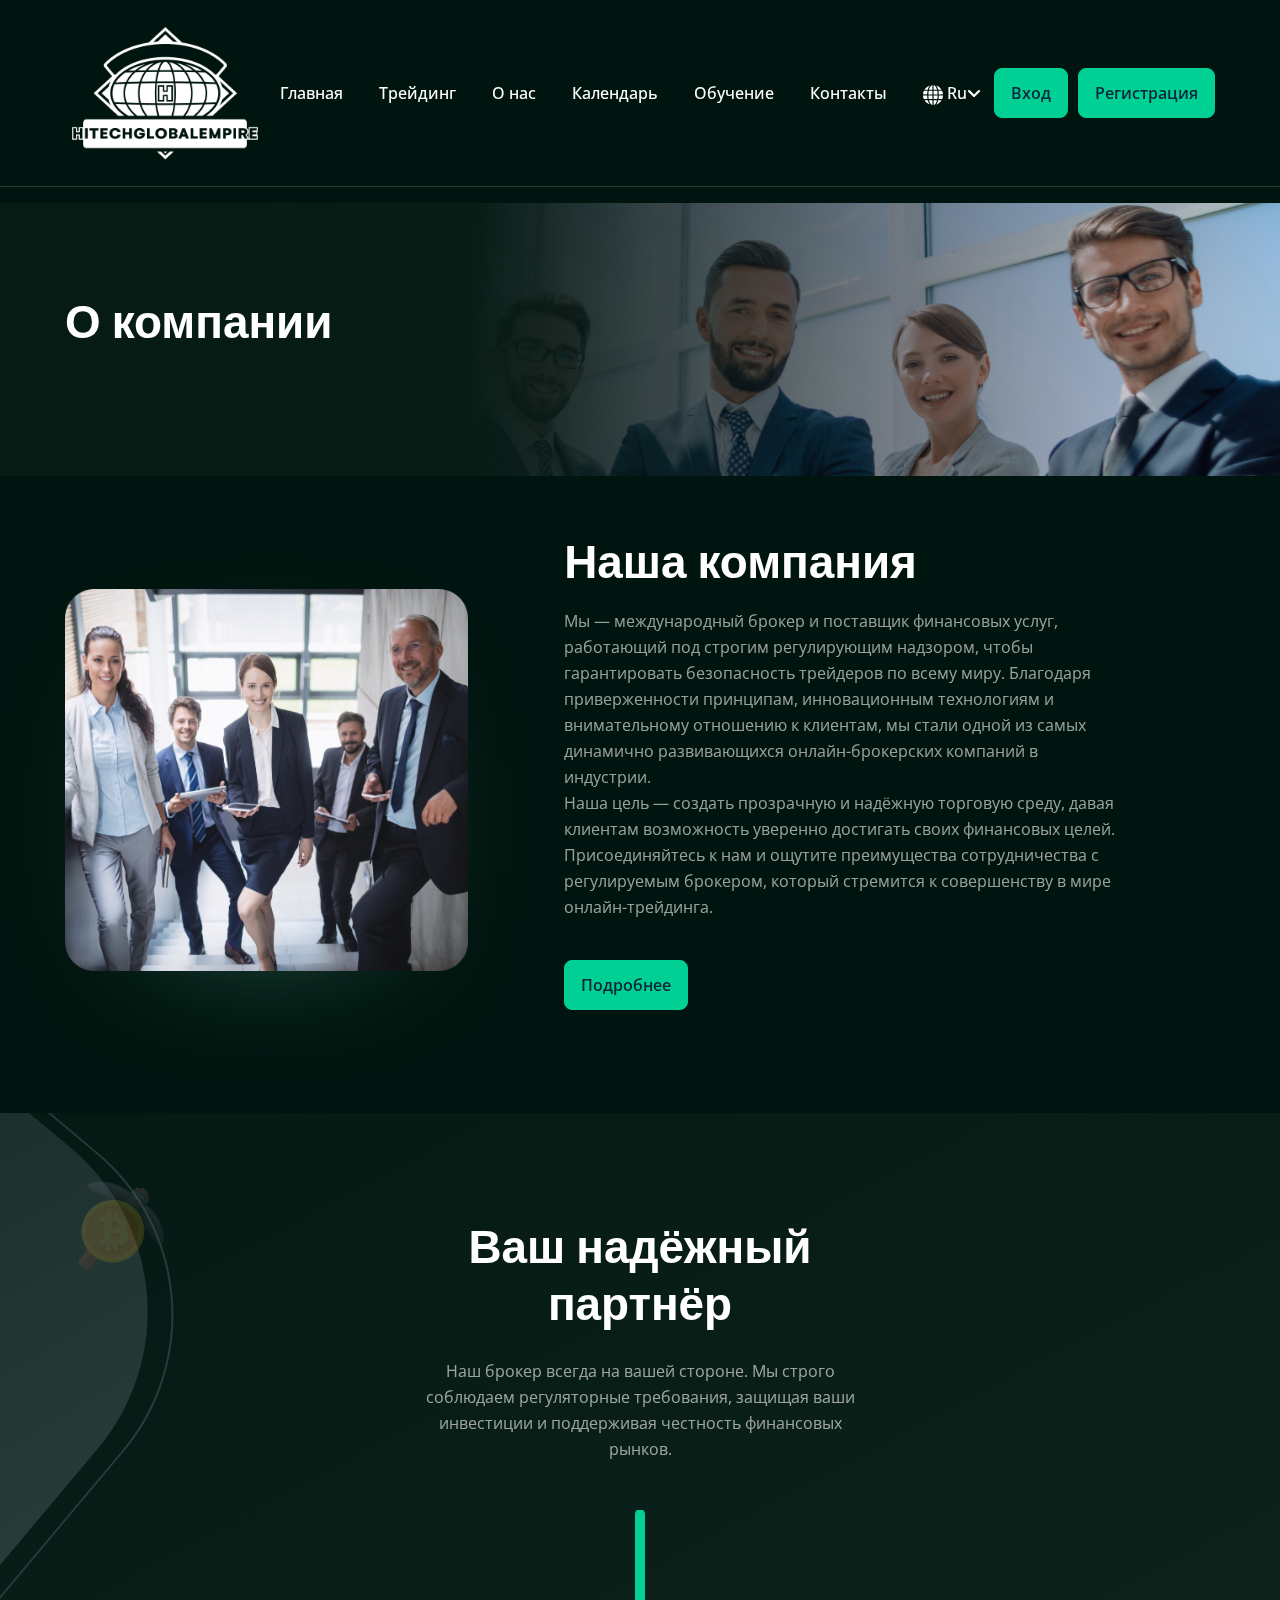
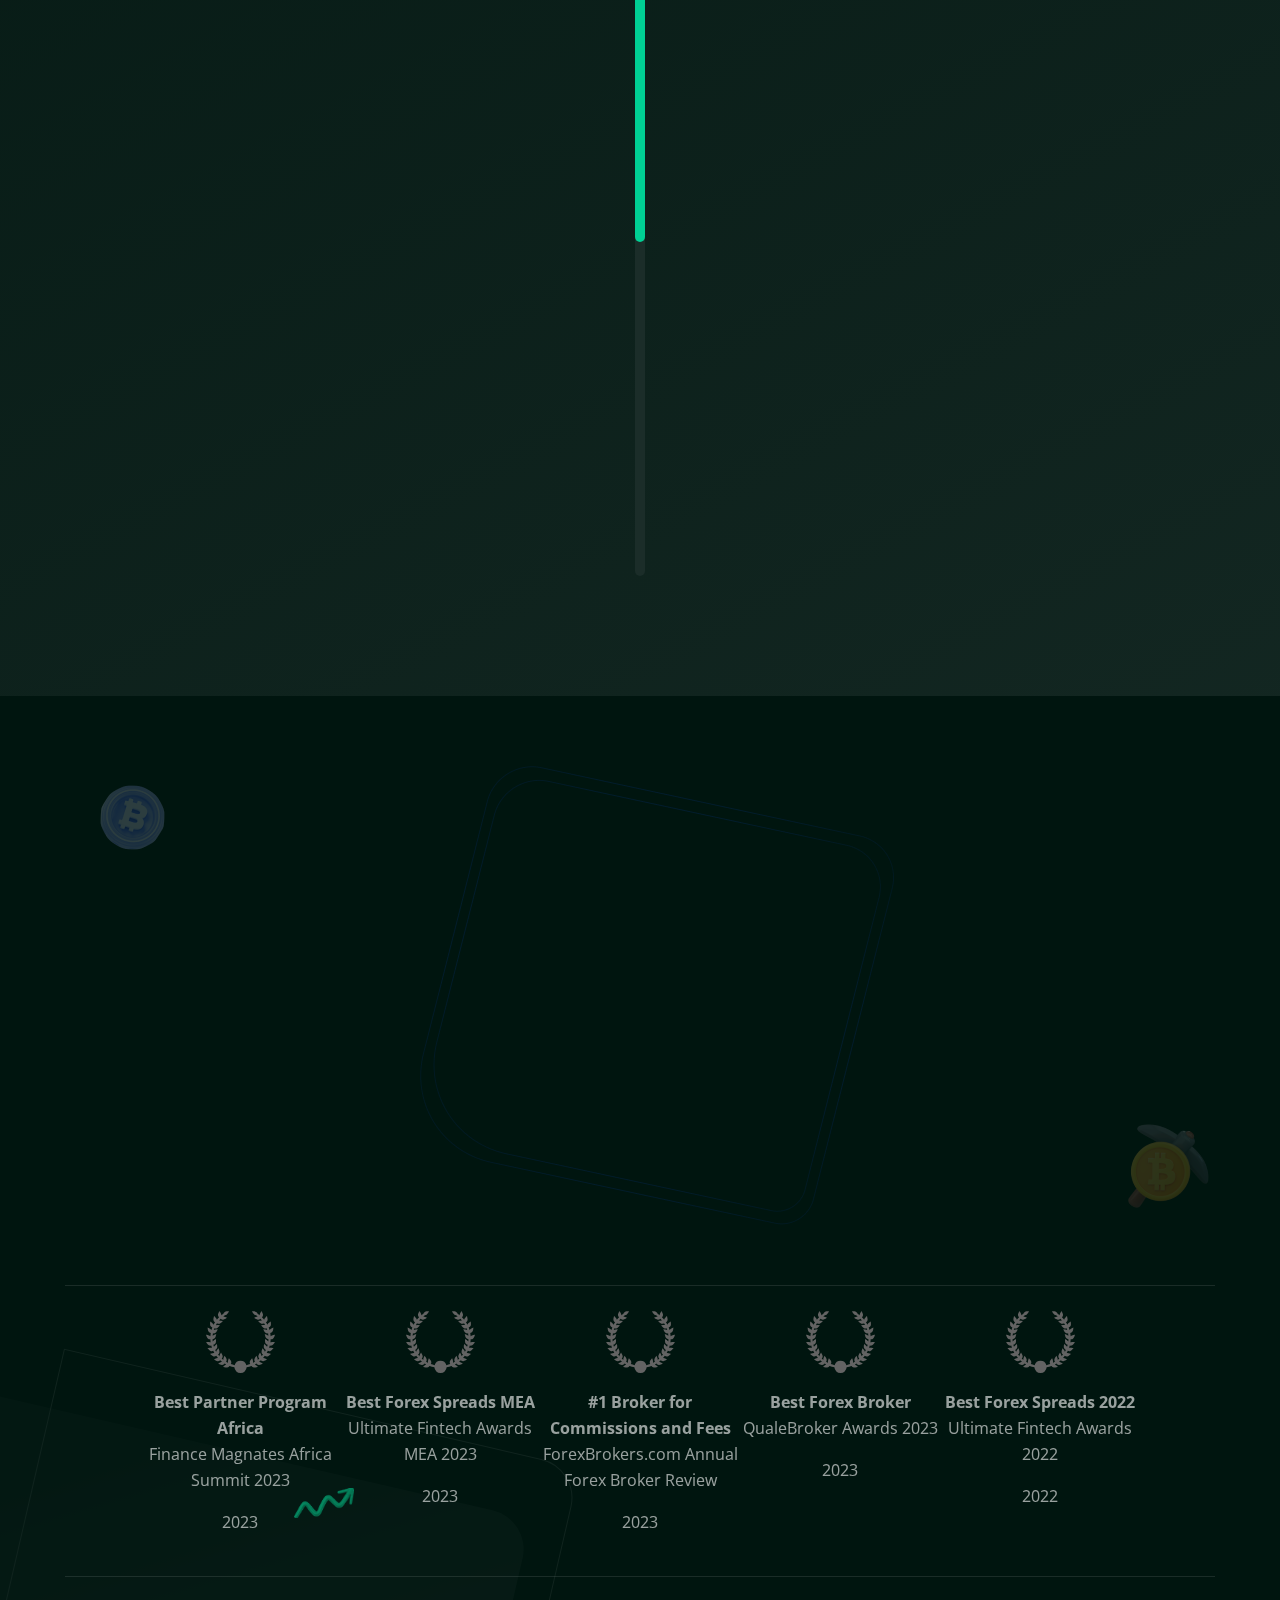
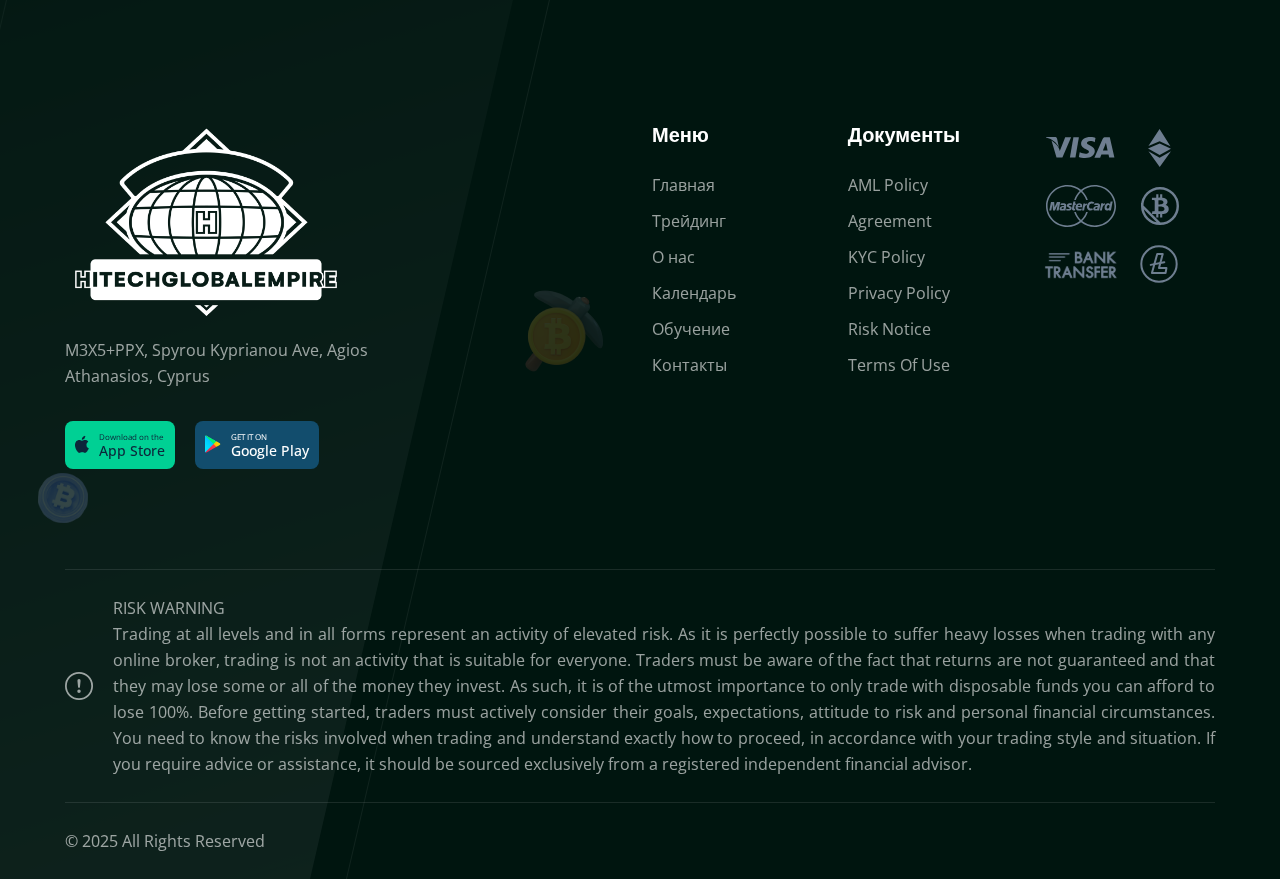
<file: ru/about/index.html>
<!doctype html>
<html lang="en" data-bs-theme="dark">
  <head>
  <title>TechGlobalEmpire</title>
  <meta charset="UTF-8">
  <meta http-equiv="X-UA-Compatible" content="IE=edge">
  <meta name="viewport" content="width=device-width, initial-scale=1.0">

  <!-- Sites meta Data -->
  <meta name="author" content="">
  <meta name="keywords" content="">
  <meta name="description" content="">

  <link rel="shortcut icon" href="./../../wa-data/public/site/themes/default/assets/images/favicon.ico" type="image/x-icon">

  <link rel="stylesheet" href="../../wa-data/public/site/themes/default/assets/css/bootstrap.min.css">
  <link rel="stylesheet" href="../../wa-data/public/site/themes/default/assets/css/aos.css">
  <link rel="stylesheet" href="../../wa-data/public/site/themes/default/assets/css/all.min.css">

  <link rel="stylesheet" href="../../wa-data/public/site/themes/default/assets/css/swiper-bundle.min.css">

<style type="text/css">
.m-disable-scroll {
    position: fixed;
    overflow: hidden;
    height: 100vh;
    width: 100%;
    left: 0;
    top: 0;
}
.m-wrap {
    position: fixed;
    left:0;
    top: 0;
    width: 100%;
    height: 100vh;
    z-index: 99998;
    background-color: rgba(0, 0, 0, .7);
    display: flex;
    justify-content: center;
    align-items: center;
    display: none;
    opacity: 0;
}
.m-body {
    position: relative;
    background-color: white;
    padding: 15px;
    border-radius: 18px;
}
.m-close {
    position: absolute;
    border: 2px solid black;
    width: 24px;
    height: 24px;
    border-radius: 50px;
    right: 4px;
    top: 4px;
    opacity: 0.2;
	cursor: pointer;
    transition: opacity ease 0.5s;
}
.m-close:hover {
    opacity: 1;
}
.m-close::before,
.m-close::after  {
    content: '';
    position: absolute;
    top: 9px;
    right: -1px;
    display: block;
    width: 22px;
    height: 3px;
    background: black;
}
.m-close::before {
	transform: rotate(45deg);
}
.m-close::after {
	transform: rotate(-45deg);
}
@media (max-height: 773px) {
.m-body {
    height: 100%;
    overflow: scroll;
    border-radius: 0px;
    padding-bottom: 150px!important;
}
    .m-close {
        top: 8px;
    }
}
@media (max-height: 773px) and (orientation: landscape) {
    .m-body {
        height: 100%;
        overflow: scroll;
        border-radius: 0px;
    }
    .m-close {
        top: 18px;
    }
}
@media (max-width: 397px) {
    .m-body {
        padding: 5px;
    }
}
</style>

  <!-- main css for template -->
  <link rel="stylesheet" href="../../wa-data/public/site/themes/default/assets/css/style.css">
</head>

<body>
                    <!-- ===============>> light&dark switch start here <<================= -->
  <div class="lightdark-switch d-none">
    <span class="dark-btn d-none" id="btnSwitch"><img src="../../wa-data/public/site/themes/default/assets/images/icon/moon.svg" alt="light-dark-switchbtn"
        class="swtich-icon"></span>
  </div>
  <!-- ===============>> light&dark switch start here <<================= -->



  <!-- ===============>> Header section start here <<================= -->
  <header class="header-section header-section--style1">
      <style>
          *{
              text-transform: unset!important;
          }
      </style>
    <div class="header-bottom">
      <div class="container">
        <div class="header-wrapper">
          <div class="logo">
            <a href="../../ru.html" class="a-logo" style="width: 200px;">
              <img src="../../wa-data/public/site/img/los.png" alt="logo">
            </a>
          </div>
          <div class="menu-area">
            <ul class="menu menu--style1 menu-de">
              <li>
                <a href="../../ru.html">Главная</a>
              </li>
              <li>
                <a href="../trading/index.html">Трейдинг</a>
              </li>
              <li>
                <a href="index.html">О нас</a>
              </li>
              <li>
                <a href="../calendar/index.html">Календарь</a>
              </li>
              <li>
                <a href="../education/index.html">Обучение</a>
              </li>
              
                            
                <li>
                <a href="../contacts/index.html">Контакты</a>
              </li>
              
               <li>
                <a href="index.html#" class="lang-menu">
                    <svg class="lang-svg" xmlns="http://www.w3.org/2000/svg" version="1.0" width="20px" height="20px" viewBox="0 0 512.000000 512.000000" preserveAspectRatio="xMidYMid meet">
                                        <g transform="translate(0.000000,512.000000) scale(0.100000,-0.100000)" fill="#fff" stroke="none">
                                        <path d="M2334 5086 c-75 -28 -149 -72 -236 -142 -222 -179 -429 -543 -552 -971 l-15 -53 440 0 439 0 0 595 c0 327 -3 595 -7 594 -5 0 -35 -10 -69 -23z"></path>
                                        <path d="M2710 4516 l0 -596 435 0 c348 0 435 3 435 13 0 22 -61 208 -101 310 -57 143 -143 308 -218 421 -76 116 -209 259 -296 322 -58 41 -182 104 -232 119 l-23 6 0 -595z"></path>
                                        <path d="M1599 4936 c-463 -189 -869 -517 -1157 -934 l-53 -77 412 -3 c227 -1 414 -1 415 1 2 2 22 66 44 141 103 353 257 671 427 884 14 17 24 32 22 32 -2 0 -52 -20 -110 -44z"></path>
                                        <path d="M3410 4975 c0 -3 20 -32 45 -65 162 -212 318 -545 406 -860 17 -63 34 -118 38 -123 4 -4 193 -6 420 -5 l412 3 -52 75 c-190 277 -444 525 -729 713 -141 92 -540 286 -540 262z"></path>
                                        <path d="M182 3518 c-87 -221 -141 -433 -167 -654 -8 -71 -15 -135 -15 -141 0 -10 112 -13 535 -13 421 0 535 3 535 13 0 161 44 653 74 820 l13 77 -467 0 -467 0 -41 -102z"></path>
                                        <path d="M1460 3615 c0 -2 -9 -60 -20 -127 -24 -149 -47 -356 -55 -498 -3 -58 -8 -144 -11 -192 l-6 -88 521 0 521 0 0 455 0 455 -475 0 c-261 0 -475 -2 -475 -5z"></path>
                                        <path d="M2710 3165 l0 -455 520 0 519 0 -5 98 c-16 301 -29 438 -65 675 l-21 137 -474 0 -474 0 0 -455z"></path>
                                        <path d="M3964 3603 c17 -60 62 -450 71 -618 3 -60 8 -147 11 -192 l6 -83 534 0 c422 0 534 3 534 13 0 6 -7 70 -15 141 -26 220 -79 428 -168 654 l-40 102 -469 0 c-442 0 -469 -1 -464 -17z"></path>
                                        <path d="M0 2397 c0 -50 35 -292 56 -386 26 -119 105 -368 144 -453 l21 -48 468 0 468 0 -14 83 c-20 127 -51 420 -58 542 -3 61 -8 147 -11 193 l-6 82 -534 0 c-422 0 -534 -3 -534 -13z"></path>
                                        <path d="M1376 2308 c11 -214 36 -486 60 -636 13 -86 24 -157 24 -159 0 -2 214 -3 475 -3 l475 0 0 450 0 450 -520 0 -519 0 5 -102z"></path>
                                        <path d="M2710 1960 l0 -450 474 0 474 0 6 28 c30 142 67 490 80 760 l6 112 -520 0 -520 0 0 -450z"></path>
                                        <path d="M4046 2303 c-13 -231 -38 -508 -56 -635 -11 -73 -20 -139 -20 -145 0 -10 100 -13 465 -13 l464 0 21 48 c61 135 132 377 164 552 13 73 36 258 36 290 0 7 -171 10 -534 10 l-534 0 -6 -107z"></path>
                                        <path d="M390 1202 c0 -5 23 -42 51 -83 238 -346 564 -636 933 -830 115 -60 326 -152 334 -145 2 2 -17 31 -43 65 -177 233 -316 538 -429 944 l-17 57 -414 0 c-228 0 -415 -4 -415 -8z"></path>
                                        <path d="M1546 1158 c75 -263 186 -512 313 -702 76 -116 209 -259 296 -322 58 -41 182 -104 233 -119 l22 -6 0 600 0 601 -439 0 -440 0 15 -52z"></path>
                                        <path d="M2710 609 l0 -600 23 7 c210 65 387 214 549 464 105 160 213 403 277 619 17 57 31 105 31 107 0 2 -198 4 -440 4 l-440 0 0 -601z"></path>
                                        <path d="M3866 1078 c-104 -367 -258 -684 -449 -926 -35 -44 380 155 533 255 284 187 540 437 729 712 28 41 51 78 51 83 0 4 -186 8 -413 8 l-413 0 -38 -132z"></path>
                                        </g>
                                        </svg>
                    Ru</a>
                <ul class="submenu lang-sub">
                  <li><a href="../../index.html">En</a></li>
                </ul>
              </li>
              
              
            <li>
                <a href="https://personal.hitechglobalempire.com/auth/login" class="burger-btns"  target="_blank">Вход</a>
              </li>
              <li>
                <a href="https://personal.hitechglobalempire.com/auth/registration" class="burger-btns" target="_blank">Регистрация</a>
              </li>
              
            </ul>



          </div>
          <div class="header-action">
            <div class="menu-area">
              <div class="header-btn">
                <a href="https://personal.hitechglobalempire.com/auth/login" class="trk-btn trk-btn--border trk-btn--primary"  target="_blank">
                  <span>Вход</span>
                </a>
                <a href="https://personal.hitechglobalempire.com/auth/registration" class="trk-btn trk-btn--border trk-btn--primary" target="_blank">
                  <span>Регистрация</span>
                </a>
              </div>

              <!-- toggle icons -->
              <div class="header-bar d-lg-none header-bar--style1">
                <span></span>
                <span></span>
                <span></span>
              </div>
            </div>
          </div>
        </div>
      </div>
    </div>
  </header>
  <!-- ===============>> Header section end here <<================= -->
         
    
        <p><!-- ================> Page header start here <================== --></p>

<section class="page-header bg--cover" style="background-image:url(../../wa-data/public/site/img/44.png)">
  <div class="container">
    <div class="page-header__content" data-aos="fade-right" data-aos-duration="1000">
      <h2>О компании</h2>
    </div>
  </div>
</section>

<p><!-- ================> Page header end here <================== --></p>

<p><!-- ===============>> About section start here <<================= --></p>

<section class="about about--style1">
  <div class="container">
    <div class="about__wrapper">
      <div class="row gx-5 gy-4 gy-sm-0 align-items-center">
        <div class="col-lg-5">
          <div class="about__thumb pe-lg-5" data-aos="fade-right" data-aos-duration="800">
            <div class="about__thumb-inner">
              <div class="about__thumb-image floating-content">
                <img class="da" src="../../wa-data/public/site/img/44-1.png" alt="about-image">
              </div>
            </div>
          </div>
        </div>
        <div class="col-lg-6">
          <div class="about__content" data-aos="fade-left" data-aos-duration="800">
            <div class="about__content-inner">
              <h2>Наша компания</h2>
              <p class="mb-0">
                Мы &mdash; международный брокер и поставщик финансовых услуг, работающий под строгим регулирующим надзором, чтобы гарантировать безопасность трейдеров по всему миру.  
                Благодаря приверженности принципам, инновационным технологиям и внимательному отношению к клиентам, мы стали одной из самых динамично развивающихся онлайн-брокерских компаний в индустрии.
              </p>
              <p class="mb-0">
                Наша цель &mdash; создать прозрачную и надёжную торговую среду, давая клиентам возможность уверенно достигать своих финансовых целей.  
                Присоединяйтесь к нам и ощутите преимущества сотрудничества с регулируемым брокером, который стремится к совершенству в мире онлайн-трейдинга.
              </p>
              <a href="index.html#openmodal1" class="trk-btn trk-btn--border trk-btn--primary">Подробнее</a>
            </div>
          </div>
        </div>
      </div>
    </div>
  </div>
</section>

<p><!-- ===============>> About section end here <<================= --></p>

<p><!-- ========== Roadmap Section start Here========== --></p>

<section class="roadmap roadmap--style1 padding-top padding-bottom bg-color" id="roadmap">
  <div class="container">
    <div class="section-header section-header--max50">
      <h2 class="mb-15 mt-minus-5">Ваш надёжный партнёр</h2>
      <p>Наш брокер всегда на вашей стороне. Мы строго соблюдаем регуляторные требования, защищая ваши инвестиции и поддерживая честность финансовых рынков.</p>
    </div>
    <div class="roadmap__wrapper">
      <div class="row gy-4 gy-md-0 gx-5">
        <div class="col-md-6 offset-md-6">
          <div class="roadmap__item ms-md-4" data-aos="fade-left" data-aos-duration="800">
            <div class="roadmap__item-inner">
              <div class="roadmap__item-content">
                <div class="roadmap__item-header">
                  <h3>Наша философия</h3>
                  <span></span>
                </div>
                <p>TechGlobalEmpire &mdash; результат цифровой трансформации финансовых рынков и широкого внедрения передовых технологий.</p>
              </div>
            </div>
          </div>
        </div>
        <div class="col-md-6">
          <div class="roadmap__item roadmap__item--style2 ms-auto me-md-4" data-aos="fade-right" data-aos-duration="800">
            <div class="roadmap__item-inner">
              <div class="roadmap__item-content">
                <div class="roadmap__item-header">
                  <h3>Наша миссия</h3>
                  <span></span>
                </div>
                <p>Мы стремимся создать уникальную торговую платформу, подходящую как для начинающих, так и для опытных трейдеров, чтобы каждый мог достичь своих целей.</p>
              </div>
            </div>
          </div>
        </div>
        <div class="col-md-6 offset-md-6">
          <div class="roadmap__item ms-md-4" data-aos="fade-left" data-aos-duration="800">
            <div class="roadmap__item-inner">
              <div class="roadmap__item-content">
                <div class="roadmap__item-header">
                  <h3>Наше видение</h3>
                  <span></span>
                </div>
                <p>TechGlobalEmpire стремится предоставить трейдерам инновационную платформу, которая позволит им реализовать свой потенциал на максимуме возможностей.</p>
              </div>
            </div>
          </div>
        </div>
      </div>
    </div>
  </div>
  <div class="roadmap__shape">
    <span class="roadmap__shape-item roadmap__shape-item--1"><span></span></span>
    <span class="roadmap__shape-item roadmap__shape-item--2">
      <img src="../../wa-data/public/site/themes/default/assets/images/icon/1.png" alt="shape-icon">
    </span>
  </div>
</section>

<p><!-- ========== Roadmap Section Ends Here========== --></p>

<p><!-- ===============>> cta section start here <<================= --></p>

<section class="cta padding-top padding-bottom">
  <div class="container">
    <div class="cta__wrapper">
      <div class="cta__newsletter justify-content-center">
        <div class="cta__newsletter-inner" data-aos="fade-up" data-aos-duration="1000">
          <div class="cta__thumb">
            <img src="../../wa-data/public/site/img/080.png" alt="cta-thumb">
          </div>
          <div class="cta__subscribe">
            <h2 class="mb-0">Демо счёт</h2>
            <p>Развивайте свои навыки и тренируйтесь без риска на нашем бесплатном демо-счёте.</p>
            <form class="cta-form cta-form--style2 form-subscribe" action="index.html#">
              <div class="cta-form__inner d-sm-flex align-items-center">
                <a href="https://personal.hitechglobalempire.com/auth/registration" target="_blank" class="trk-btn trk-btn--large trk-btn--secondary2" type="submit">Открыть демо-счёт</a>
              </div>
            </form>
          </div>
        </div>
      </div>
      <div class="cta__shape">
        <span class="cta__shape-item cta__shape-item--1"><img src="../../wa-data/public/site/themes/default/assets/images/cta/2.png" alt="shape icon"></span>
        <span class="cta__shape-item cta__shape-item--2"><img src="../../wa-data/public/site/themes/default/assets/images/cta/4.png" alt="shape icon"></span>
        <span class="cta__shape-item cta__shape-item--3"><img src="../../wa-data/public/site/themes/default/assets/images/cta/5.png" alt="shape icon"></span>
      </div>
    </div>
  </div>
</section>

<p><!-- ===============>> cta section end here <<================= --></p>

 

        
                    <!-- ===============>> footer start here <<================= -->
  <footer class="footer brand-1">
    <div class="container">
      <div class="footer__wrapper">
                                    <div class="footer__bottom">
          <div class="footer__end" style="justify-content: center;">
            <div class="footer__end-copyright" style="    align-items: baseline;    flex-wrap: wrap;
    justify-content: center;">
                <div class="foo-card" style="width: 200px;text-align: center;">
                    <img class="mb-3" src="../../wa-data/public/site/themes/default/assets/images/award.svg">
                    <p>
                        <b>Best Partner Program Africa</b><br>
                        Finance Magnates Africa Summit 2023
                    </p>
                    <p>2023</p>
                </div>
                
                                <div class="foo-card" style="width: 200px;text-align: center;">
                    <img class="mb-3" src="../../wa-data/public/site/themes/default/assets/images/award.svg">
                    <p>
                        <b>Best Forex Spreads MEA</b><br>
                        Ultimate Fintech Awards MEA 2023
                    </p>
                    <p>2023</p>
                </div>
                
                                <div class="foo-card" style="width: 200px;text-align: center;">
                    <img class="mb-3" src="../../wa-data/public/site/themes/default/assets/images/award.svg">
                    <p>
                        <b>#1 Broker for Commissions and Fees</b><br>
                        ForexBrokers.com Annual Forex Broker Review
                    </p>
                    <p>2023</p>
                </div>
                
                                <div class="foo-card" style="width: 200px;text-align: center;">
                    <img class="mb-3" src="../../wa-data/public/site/themes/default/assets/images/award.svg">
                    <p>
                        <b>Best Forex Broker</b><br>
                        QualeBroker Awards 2023
                    </p>
                    <p>2023</p>
                </div>
                
                                <div class="foo-card" style="width: 200px;text-align: center;">
                    <img class="mb-3" src="../../wa-data/public/site/themes/default/assets/images/award.svg">
                    <p>
                        <b>Best Forex Spreads 2022</b><br>
                        Ultimate Fintech Awards 2022
                    </p>
                    <p>2022</p>
                </div>
            </div>
          </div>
        </div>
         <div class="footer__end"></div>
        <div class="footer__top footer__top--style1">
          <div class="row gy-5 gx-4">
            <div class="col-md-6">
              <div class="footer__about">
                <a href="../../ru.html" class="footer__about-logo"><img src="../../wa-data/public/site/img/los.png"
                    alt="Logo" width="50%" ></a>
                <p class="footer__about-moto ">M3X5+PPX, Spyrou Kyprianou Ave, Agios Athanasios, Cyprus</p>
                <div class="footer__app">
                  <div class="footer__app-item footer__app-item--apple">
                    <div class="footer__app-inner">
                      <div class="footer__app-thumb">
                        <a href="https://www.apple.com/app-store/" target="_blank" class="stretched-link no-click">
                          <img src="../../wa-data/public/site/themes/default/assets/images/footer/apple.png" alt="apple-icon">
                        </a>
                      </div>
                      <div class="footer__app-content">
                        <span>Download on the</span>
                        <p class="mb-0">App Store</p>
                      </div>
                    </div>
                  </div>
                  <div class="footer__app-item footer__app-item--playstore">
                    <div class="footer__app-inner">
                      <div class="footer__app-thumb">
                        <a href="https://play.google.com/store" target="_blank" class="stretched-link no-click">
                          <img src="../../wa-data/public/site/themes/default/assets/images/footer/play.png" alt="playstore-icon">
                        </a>
                      </div>
                      <div class="footer__app-content">
                        <span>GET IT ON</span>
                        <p class="mb-0">Google Play</p>
                      </div>
                    </div>
                  </div>
                </div>
              </div>
            </div>
            <div class="col-md-2 col-sm-4 col-6">
              <div class="footer__links">
                <div class="footer__links-tittle">
                  <h6>Меню</h6>
                </div>
                <div class="footer__links-content">
                  <ul class="footer__linklist">
                      <li class="footer__linklist-item">
                <a href="../../ru.html">Главная</a>
                    </li>
                <li class="footer__linklist-item"><a href="../trading/index.html">Трейдинг</a>
                    </li>
                <li class="footer__linklist-item"><a href="index.html">О нас</a>
                    </li>
                <li class="footer__linklist-item"><a href="../calendar/index.html">Календарь</a>
                    </li>
                <li class="footer__linklist-item"><a href="../education/index.html">Обучение</a>
                    </li>
                <li class="footer__linklist-item"><a href="../contacts/index.html">Контакты</a>
                    </li>
                  </ul>
                </div>
              </div>

            </div>
            <div class="col-md-2 col-sm-4 col-6">
              <div class="footer__links">
                <div class="footer__links-tittle">
                    <h6>Документы</h6>
                                 </div>
                <div class="footer__links-content">
                  <ul class="footer__linklist">
                    <li class="footer__linklist-item"> <a href="../../docs/AML&#32;Policy.pdf" target="_blank">AML Policy</a>
                    </li>
                    <li class="footer__linklist-item"> <a href="../../docs/Agreement.pdf" target="_blank">Agreement</a>
                    </li>
                    <li class="footer__linklist-item"> <a href="../../docs/KYC&#32;Policy.pdf" target="_blank">KYC Policy</a></li>
                    <li class="footer__linklist-item"> <a href="../../docs/Privacy&#32;Policy.pdf" target="_blank">Privacy Policy</a> </li>
                    <li class="footer__linklist-item"> <a href="../../docs/Risk&#32;notice.pdf" target="_blank">Risk Notice</a></li>
                    <li class="footer__linklist-item"> <a href="../../docs/Terms&#32;of&#32;use.pdf" target="_blank">Terms Of Use</a> </li>
                  </ul>
                </div>
              </div>

            </div>
            <div class="col-md-2 col-sm-4">
                <img class="mb-3" src="../../wa-data/public/site/themes/default/assets/images/footer-icons/visa.svg">
                <img class="mb-3" src="../../wa-data/public/site/themes/default/assets/images/footer-icons/ethereum.svg">
                <img class="mb-3" src="../../wa-data/public/site/themes/default/assets/images/footer-icons/mastercard.svg">
                <img class="mb-3" src="../../wa-data/public/site/themes/default/assets/images/footer-icons/bitcoin.svg">
                <img class="mb-3" src="../../wa-data/public/site/themes/default/assets/images/footer-icons/bank.svg">
                <img class="mb-3" src="../../wa-data/public/site/themes/default/assets/images/footer-icons/litecoin.svg">

            </div>
          </div>
        </div>
        <div class="footer__bottom">
          <div class="footer__end">
            <div class="footer__end-copyright">
                <svg class="warn-svg" xmlns="http://www.w3.org/2000/svg" width="160" height="160" fill="currentColor" class="bi bi-exclamation-circle" viewBox="0 0 16 16" style="margin-right: 20px">
  <path d="M8 15A7 7 0 1 1 8 1a7 7 0 0 1 0 14zm0 1A8 8 0 1 0 8 0a8 8 0 0 0 0 16z"/>
  <path d="M7.002 11a1 1 0 1 1 2 0 1 1 0 0 1-2 0zM7.1 4.995a.905.905 0 1 1 1.8 0l-.35 3.507a.552.552 0 0 1-1.1 0L7.1 4.995z"/>
</svg>
              <p class=" mb-0" style="text-align: justify">RISK WARNING<br>Trading at all levels and in all forms represent an activity of elevated risk. As it is perfectly possible to suffer heavy losses when trading with any online broker, trading is not an activity that is suitable for everyone. Traders must be aware of the fact that returns are not guaranteed and that they may lose some or all of the money they invest. As such, it is of the utmost importance to only trade with disposable funds you can afford to lose 100%. Before getting started, traders must actively consider their goals, expectations, attitude to risk and personal financial circumstances. You need to know the risks involved when trading and understand exactly how to proceed, in accordance with your trading style and situation. If you require advice or assistance, it should be sourced exclusively from a registered independent financial advisor.</p>
            </div>
          </div>
        </div>
        
                <div class="footer__bottom">
          <div class="footer__end">
            <div class="footer__end-copyright">
              <p class=" mb-0">© 2025 All Rights Reserved</p>
            </div>
            <div class="d-none">
              <ul class="social">
                <li class="social__item">
                  <a href="https://usablecapital.com/ru/about/index-3-dark.html#" class="social__link social__link--style22"><i class="fab fa-facebook-f"></i></a>
                </li>
                <li class="social__item">
                  <a href="https://usablecapital.com/ru/about/index-3-dark.html#" class="social__link social__link--style22 "><i class="fab fa-instagram"></i></a>
                </li>
                <li class="social__item">
                  <a href="https://usablecapital.com/ru/about/index-3-dark.html#" class="social__link social__link--style22"><i class="fa-brands fa-linkedin-in"></i></a>
                </li>
                <li class="social__item">
                  <a href="https://usablecapital.com/ru/about/index-3-dark.html#" class="social__link social__link--style22"><i class="fab fa-youtube"></i></a>
                </li>
                <li class="social__item">
                  <a href="https://usablecapital.com/ru/about/index-3-dark.html#" class="social__link social__link--style22 "><i class="fab fa-twitter"></i></a>
                </li>
              </ul>
            </div>
          </div>
        </div>
      </div>
    </div>
    <div class="footer__shape">
      <span class="footer__shape-item footer__shape-item--1"><img src="../../wa-data/public/site/themes/default/assets/images/footer/1.png"
          alt="shape icon"></span>
      <span class="footer__shape-item footer__shape-item--2"> <span></span> </span>

      <span class="footer__shape-item footer__shape-item--4"><img src="../../wa-data/public/site/themes/default/assets/images/icon/shape/2.png"
          alt="shape icon"></span>
      <span class="footer__shape-item footer__shape-item--5"><img src="../../wa-data/public/site/themes/default/assets/images/icon/shape/1.png"
          alt="shape icon"></span>
    </div>
  </footer>
    <div class="m-wrap">
    <div class="m-body">
        <div class="m-close"></div>
        <iframe src="https://cabinet.usablecapital.com/auth/registration" name="registration" class="autoHeight-iframe" border="0" style="border:0;" width="365" height="770"> </iframe>
    </div>
</div>
  <!-- ===============>> footer end here <<================= -->
  
    <!-- ===============>> scrollToTop start here <<================= -->
  <a href="https://usablecapital.com/ru/about/index-3-dark.html#" class="scrollToTop scrollToTop--home1 d-none"><i class="fa-solid fa-arrow-up-from-bracket"></i></a>
  <!-- ===============>> scrollToTop ending here <<================= -->


  <!-- vendor plugins -->

  <script src="../../wa-data/public/site/themes/default/assets/js/bootstrap.bundle.min.js"></script>
  <script src="../../wa-data/public/site/themes/default/assets/js/all.min.js"></script>
  <script src="../../wa-data/public/site/themes/default/assets/js/swiper-bundle.min.js"></script>
  <script src="../../wa-data/public/site/themes/default/assets/js/aos.js"></script>
  <script src="../../wa-data/public/site/themes/default/assets/js/fslightbox.js"></script>
  <script src="../../wa-data/public/site/themes/default/assets/js/purecounter_vanilla.js"></script>



  <script src="../../wa-data/public/site/themes/default/assets/js/custom.js"></script>
  
  <script>
document.addEventListener("DOMContentLoaded", function () {
  document.querySelectorAll('a[href="#openmodal1"]').forEach(link => {
    link.setAttribute("href", "https://cabinet.usablecapital.com/auth/registration");
    link.setAttribute("target", "_blank");
  });
});
</script>
                <script>document.addEventListener("DOMContentLoaded", function () {
    const allLinks = document.querySelectorAll('[href="#openmodal1"]');
    const mWrap = document.querySelector('.m-wrap')
    const scroll = (isEnabled) => {
        const div = document.createElement('div');
        div.style.cssText = 'overflow-y: scroll; width: 50px; height: 50px;'
        document.body.append(div);
        let scrollWidth = div.offsetWidth - div.clientWidth;
        div.remove();
        if (isEnabled) {
            const pagePos = window.scrollY
            document.body.classList.add('m-disable-scroll')
            document.body.dataset.position = pagePos
            document.body.style.top = -pagePos + 'px'
            document.body.style.paddingRight = scrollWidth + 'px'
        } else {
            const pagePos = +document.body.dataset.position
            document.body.style.top = 'auto'
            document.body.classList.remove('m-disable-scroll')
            window.scrollTo({ top: pagePos, left: 0, behavior: 'instant' })
            document.body.removeAttribute('data-position')
            document.body.style.paddingRight = 0
        }
    }
    const animate = ({ timing, draw, duration }) => {
        let start = performance.now();
        requestAnimationFrame(function animate(time) {
            let timeFraction = (time - start) / duration;
            if (timeFraction > 1) timeFraction = 1;
            let progress = timing(timeFraction);
            draw(progress);
            if (timeFraction < 1) {
                requestAnimationFrame(animate);
            }
        });
    }
    allLinks.forEach((link) => {
        link.addEventListener('click', e => {
            mWrap.style.display = 'flex'
            animate({
                duration: 300,
                timing(timeFraction) {
                    return timeFraction;
                },
                draw(progress) {
                    mWrap.style.opacity = progress + '';
                }
            });
            scroll(true)
        })
    })
    mWrap.addEventListener('click', e => {
        if (e.target.classList.contains('m-close') || e.target.classList.contains('m-wrap')) {
            animate({
                duration: 300,
                timing(timeFraction) {
                    return timeFraction;
                },
                draw(progress) {
                    mWrap.style.opacity = 1 - progress + '';
                }
            });
            setTimeout(() => {
                mWrap.style.display = 'none'
            }, 300)
            scroll(false)
        }
    })
})</script>
</body>
</html>
</file>
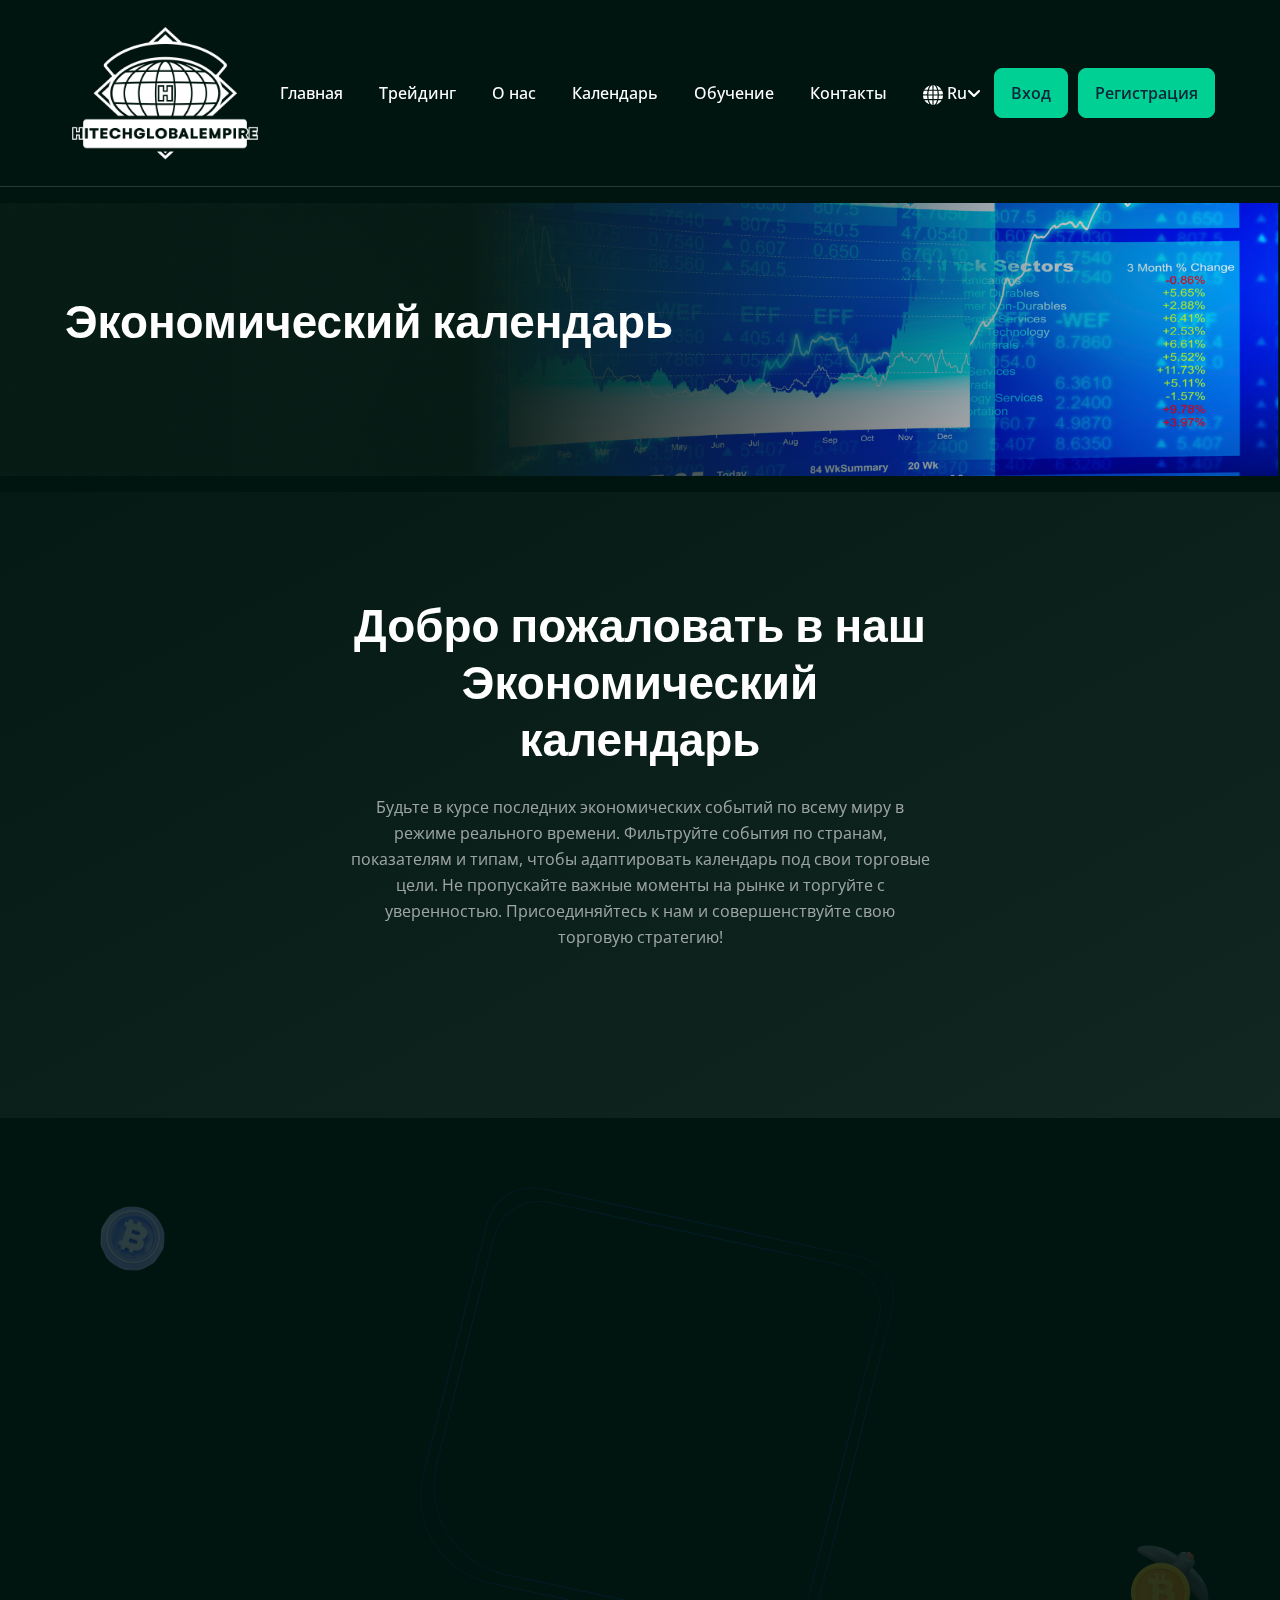
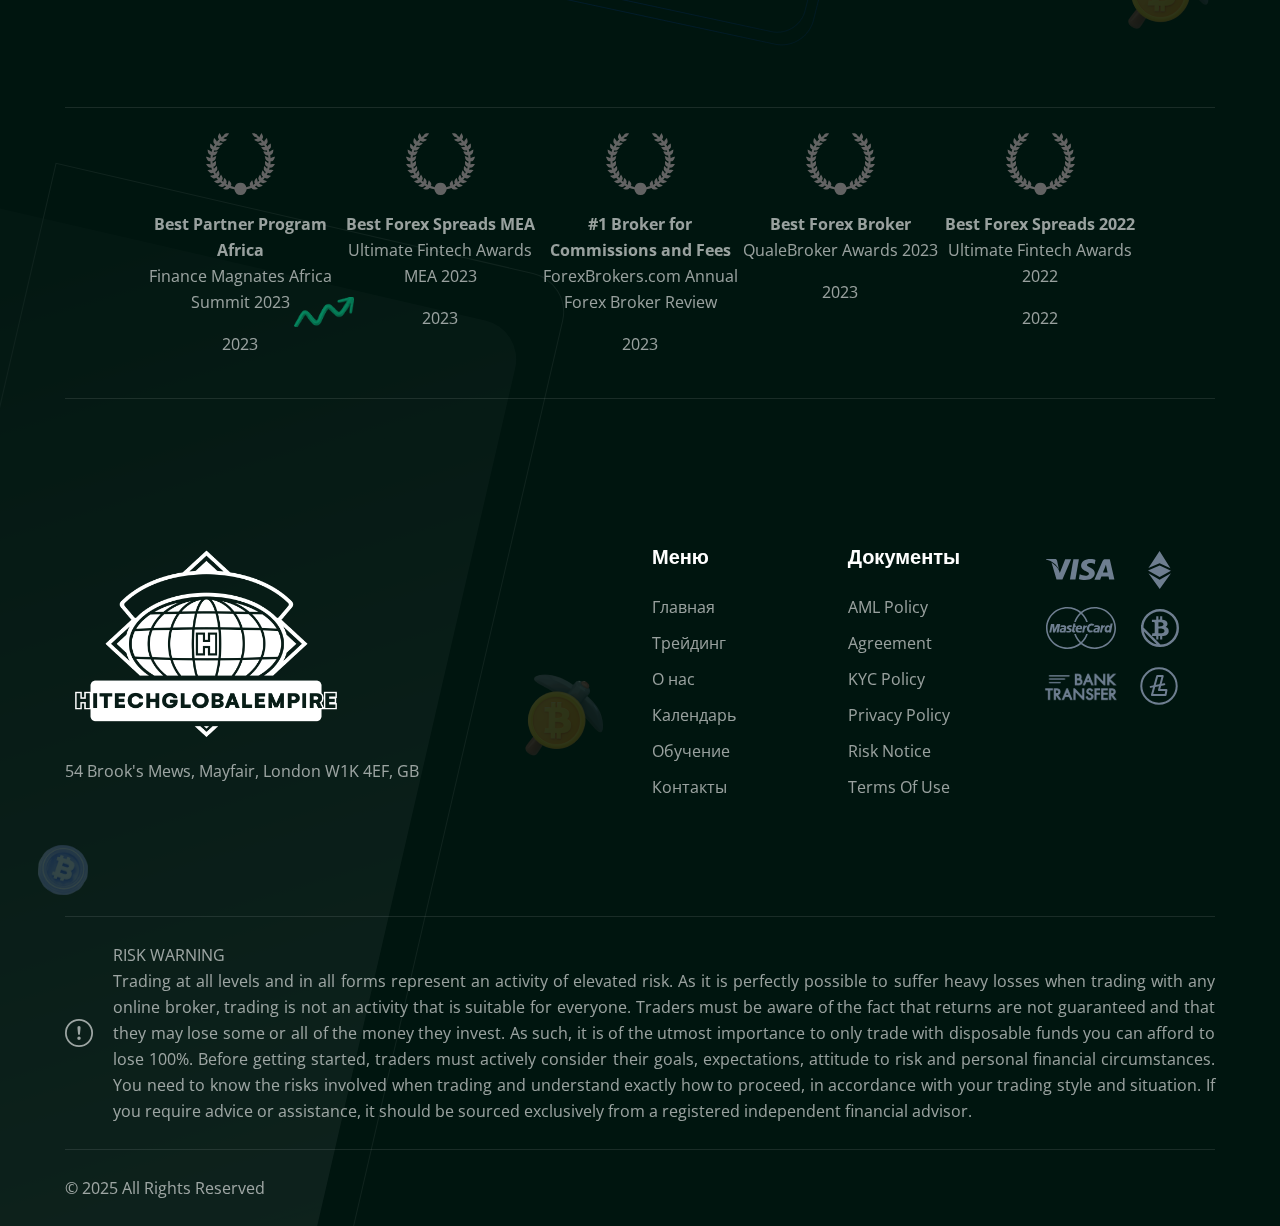
<file: ru/calendar/index.html>
<!doctype html>
<html lang="en" data-bs-theme="dark">
  <head>
  <title>TechGlobalEmpire</title>
  <meta charset="UTF-8">
  <meta http-equiv="X-UA-Compatible" content="IE=edge">
  <meta name="viewport" content="width=device-width, initial-scale=1.0">

  <!-- Sites meta Data -->
  <meta name="author" content="">
  <meta name="keywords" content="">
  <meta name="description" content="">

  <link rel="shortcut icon" href="./../../assets/images/favicon.ico" type="image/x-icon">

  <link rel="stylesheet" href="../../assets/css/bootstrap.min.css">
  <link rel="stylesheet" href="../../assets/css/aos.css">
  <link rel="stylesheet" href="../../assets/css/all.min.css">

  <link rel="stylesheet" href="../../assets/css/swiper-bundle.min.css">

<style type="text/css">
.m-disable-scroll {
    position: fixed;
    overflow: hidden;
    height: 100vh;
    width: 100%;
    left: 0;
    top: 0;
}
.m-wrap {
    position: fixed;
    left:0;
    top: 0;
    width: 100%;
    height: 100vh;
    z-index: 99998;
    background-color: rgba(0, 0, 0, .7);
    display: flex;
    justify-content: center;
    align-items: center;
    display: none;
    opacity: 0;
}
.m-body {
    position: relative;
    background-color: white;
    padding: 15px;
    border-radius: 18px;
}
.m-close {
    position: absolute;
    border: 2px solid black;
    width: 24px;
    height: 24px;
    border-radius: 50px;
    right: 4px;
    top: 4px;
    opacity: 0.2;
	cursor: pointer;
    transition: opacity ease 0.5s;
}
.m-close:hover {
    opacity: 1;
}
.m-close::before,
.m-close::after  {
    content: '';
    position: absolute;
    top: 9px;
    right: -1px;
    display: block;
    width: 22px;
    height: 3px;
    background: black;
}
.m-close::before {
	transform: rotate(45deg);
}
.m-close::after {
	transform: rotate(-45deg);
}
@media (max-height: 773px) {
.m-body {
    height: 100%;
    overflow: scroll;
    border-radius: 0px;
    padding-bottom: 150px!important;
}
    .m-close {
        top: 8px;
    }
}
@media (max-height: 773px) and (orientation: landscape) {
    .m-body {
        height: 100%;
        overflow: scroll;
        border-radius: 0px;
    }
    .m-close {
        top: 18px;
    }
}
@media (max-width: 397px) {
    .m-body {
        padding: 5px;
    }
}
</style>

  <!-- main css for template -->
  <link rel="stylesheet" href="../../assets/css/style.css">
</head>

<body>
                    <!-- ===============>> light&dark switch start here <<================= -->
  <div class="lightdark-switch d-none">
    <span class="dark-btn d-none" id="btnSwitch"><img src="../../assets/images/icon/moon.svg" alt="light-dark-switchbtn"
        class="swtich-icon"></span>
  </div>
  <!-- ===============>> light&dark switch start here <<================= -->



  <!-- ===============>> Header section start here <<================= -->
  <header class="header-section header-section--style1">
      <style>
          *{
              text-transform: unset!important;
          }
      </style>
    <div class="header-bottom">
      <div class="container">
        <div class="header-wrapper">
          <div class="logo">
            <a href="../../ru.html" class="a-logo" style="width: 200px;">
              <img src="../../assets/img/los.png" alt="logo">
            </a>
          </div>
          <div class="menu-area">
            <ul class="menu menu--style1 menu-de">
              <li>
                <a href="../../ru.html">Главная</a>
              </li>
              <li>
                <a href="../trading/index.html">Трейдинг</a>
              </li>
              <li>
                <a href="../about/index.html">О нас</a>
              </li>
              <li>
                <a href="index.html">Календарь</a>
              </li>
              <li>
                <a href="../education/index.html">Обучение</a>
              </li>
              
                            
                <li>
                <a href="../contacts/index.html">Контакты</a>
              </li>
              
               <li>
                <a href="index.html#" class="lang-menu">
                    <svg class="lang-svg" xmlns="http://www.w3.org/2000/svg" version="1.0" width="20px" height="20px" viewBox="0 0 512.000000 512.000000" preserveAspectRatio="xMidYMid meet">
                                        <g transform="translate(0.000000,512.000000) scale(0.100000,-0.100000)" fill="#fff" stroke="none">
                                        <path d="M2334 5086 c-75 -28 -149 -72 -236 -142 -222 -179 -429 -543 -552 -971 l-15 -53 440 0 439 0 0 595 c0 327 -3 595 -7 594 -5 0 -35 -10 -69 -23z"></path>
                                        <path d="M2710 4516 l0 -596 435 0 c348 0 435 3 435 13 0 22 -61 208 -101 310 -57 143 -143 308 -218 421 -76 116 -209 259 -296 322 -58 41 -182 104 -232 119 l-23 6 0 -595z"></path>
                                        <path d="M1599 4936 c-463 -189 -869 -517 -1157 -934 l-53 -77 412 -3 c227 -1 414 -1 415 1 2 2 22 66 44 141 103 353 257 671 427 884 14 17 24 32 22 32 -2 0 -52 -20 -110 -44z"></path>
                                        <path d="M3410 4975 c0 -3 20 -32 45 -65 162 -212 318 -545 406 -860 17 -63 34 -118 38 -123 4 -4 193 -6 420 -5 l412 3 -52 75 c-190 277 -444 525 -729 713 -141 92 -540 286 -540 262z"></path>
                                        <path d="M182 3518 c-87 -221 -141 -433 -167 -654 -8 -71 -15 -135 -15 -141 0 -10 112 -13 535 -13 421 0 535 3 535 13 0 161 44 653 74 820 l13 77 -467 0 -467 0 -41 -102z"></path>
                                        <path d="M1460 3615 c0 -2 -9 -60 -20 -127 -24 -149 -47 -356 -55 -498 -3 -58 -8 -144 -11 -192 l-6 -88 521 0 521 0 0 455 0 455 -475 0 c-261 0 -475 -2 -475 -5z"></path>
                                        <path d="M2710 3165 l0 -455 520 0 519 0 -5 98 c-16 301 -29 438 -65 675 l-21 137 -474 0 -474 0 0 -455z"></path>
                                        <path d="M3964 3603 c17 -60 62 -450 71 -618 3 -60 8 -147 11 -192 l6 -83 534 0 c422 0 534 3 534 13 0 6 -7 70 -15 141 -26 220 -79 428 -168 654 l-40 102 -469 0 c-442 0 -469 -1 -464 -17z"></path>
                                        <path d="M0 2397 c0 -50 35 -292 56 -386 26 -119 105 -368 144 -453 l21 -48 468 0 468 0 -14 83 c-20 127 -51 420 -58 542 -3 61 -8 147 -11 193 l-6 82 -534 0 c-422 0 -534 -3 -534 -13z"></path>
                                        <path d="M1376 2308 c11 -214 36 -486 60 -636 13 -86 24 -157 24 -159 0 -2 214 -3 475 -3 l475 0 0 450 0 450 -520 0 -519 0 5 -102z"></path>
                                        <path d="M2710 1960 l0 -450 474 0 474 0 6 28 c30 142 67 490 80 760 l6 112 -520 0 -520 0 0 -450z"></path>
                                        <path d="M4046 2303 c-13 -231 -38 -508 -56 -635 -11 -73 -20 -139 -20 -145 0 -10 100 -13 465 -13 l464 0 21 48 c61 135 132 377 164 552 13 73 36 258 36 290 0 7 -171 10 -534 10 l-534 0 -6 -107z"></path>
                                        <path d="M390 1202 c0 -5 23 -42 51 -83 238 -346 564 -636 933 -830 115 -60 326 -152 334 -145 2 2 -17 31 -43 65 -177 233 -316 538 -429 944 l-17 57 -414 0 c-228 0 -415 -4 -415 -8z"></path>
                                        <path d="M1546 1158 c75 -263 186 -512 313 -702 76 -116 209 -259 296 -322 58 -41 182 -104 233 -119 l22 -6 0 600 0 601 -439 0 -440 0 15 -52z"></path>
                                        <path d="M2710 609 l0 -600 23 7 c210 65 387 214 549 464 105 160 213 403 277 619 17 57 31 105 31 107 0 2 -198 4 -440 4 l-440 0 0 -601z"></path>
                                        <path d="M3866 1078 c-104 -367 -258 -684 -449 -926 -35 -44 380 155 533 255 284 187 540 437 729 712 28 41 51 78 51 83 0 4 -186 8 -413 8 l-413 0 -38 -132z"></path>
                                        </g>
                                        </svg>
                    Ru</a>
                <ul class="submenu lang-sub">
                  <li><a href="../../index.html">En</a></li>
                </ul>
              </li>
              
              
            <li>
                <a href="https://personal.hitechglobalempire.com/auth/login" class="burger-btns"  >Вход</a>
              </li>
              <li>
                <a href="https://personal.hitechglobalempire.com/auth/registration" class="burger-btns" >Регистрация</a>
              </li>
              
            </ul>



          </div>
          <div class="header-action">
            <div class="menu-area">
              <div class="header-btn">
                <a href="https://personal.hitechglobalempire.com/auth/login" class="trk-btn trk-btn--border trk-btn--primary"  >
                  <span>Вход</span>
                </a>
                <a href="https://personal.hitechglobalempire.com/auth/registration" class="trk-btn trk-btn--border trk-btn--primary" >
                  <span>Регистрация</span>
                </a>
              </div>

              <!-- toggle icons -->
              <div class="header-bar d-lg-none header-bar--style1">
                <span></span>
                <span></span>
                <span></span>
              </div>
            </div>
          </div>
        </div>
      </div>
    </div>
  </header>
  <!-- ===============>> Header section end here <<================= -->
         
    
        <p><!-- ================> Page header start here <================== --></p>

<section class="page-header bg--cover" style="background-image:url(../../assets/img/76.png)">
  <div class="container">
    <div class="page-header__content" data-aos="fade-right" data-aos-duration="1000">
      <h2>Экономический календарь</h2>
    </div>
  </div>
</section>

<p><!-- ================> Page header end here <================== --></p>

<p><!-- ===============>> Team section start here <<================= --></p>

<section class="team padding-top padding-bottom bg-color">
  <div class="section-header section-header--max65">
    <h2 class="mb-15 mt-minus-5">Добро пожаловать в наш Экономический календарь</h2>
    <p>Будьте в курсе последних экономических событий по всему миру в режиме реального времени.  
      Фильтруйте события по странам, показателям и типам, чтобы адаптировать календарь под свои торговые цели.  
      Не пропускайте важные моменты на рынке и торгуйте с уверенностью.  
      Присоединяйтесь к нам и совершенствуйте свою торговую стратегию!</p>
  </div>
  
  <div class="container">
    <div class="d-flex align-items-center">
      <!-- TradingView Widget BEGIN -->
      <div class="tradingview-widget-container">
        <div class="tradingview-widget-container__widget"></div>
        <div class="tradingview-widget-copyright">
          <a href="https://www.tradingview.com/" rel="noopener nofollow" ><span class="blue-text"></span></a>
        </div>
        <script type="text/javascript" src="https://s3.tradingview.com/external-embedding/embed-widget-events.js" async="">        {
        "colorTheme": "dark",
        "isTransparent": false,
        "width": "100%",
        "height": "800",
        "locale": "ru",
        "importanceFilter": "-1,0,1",
        "currencyFilter": "USD,EUR,ITL,NZD,CHF,AUD,FRF,JPY,ZAR,TRL,CAD,DEM,MXN,ESP,GBP"
        }
        </script>

      </div>
      <!-- TradingView Widget END -->
    </div>
  </div>
</section>

<p><!-- ===============>> Team section end here <<================= --></p>

<p><!-- ===============>> cta section start here <<================= --></p>

<section class="cta padding-top padding-bottom">
  <div class="container">
    <div class="cta__wrapper">
      <div class="cta__newsletter justify-content-center">
        <div class="cta__newsletter-inner" data-aos="fade-up" data-aos-duration="1000">
          <div class="cta__thumb">
            <img src="../../assets/img/080.png" alt="cta-thumb">
          </div>
          <div class="cta__subscribe">
            <h2 class="mb-0">Демо счёт</h2>
            <p>Развивайте свои навыки и тренируйтесь без риска на нашем бесплатном демо-счёте.</p>
            <form class="cta-form cta-form--style2 form-subscribe" action="index.html#">
              <div class="cta-form__inner d-sm-flex align-items-center">
                <a href="https://personal.hitechglobalempire.com/auth/registration"  class="trk-btn trk-btn--large trk-btn--secondary2" type="submit">Открыть демо-счёт</a>
              </div>
            </form>
          </div>
        </div>
      </div>
      <div class="cta__shape">
        <span class="cta__shape-item cta__shape-item--1"><img src="../../assets/images/cta/2.png" alt="shape icon"></span>
        <span class="cta__shape-item cta__shape-item--2"><img src="../../assets/images/cta/4.png" alt="shape icon"></span>
        <span class="cta__shape-item cta__shape-item--3"><img src="../../assets/images/cta/5.png" alt="shape icon"></span>
      </div>
    </div>
  </div>
</section>

<p><!-- ===============>> cta section end here <<================= --></p>

 

        
                    <!-- ===============>> footer start here <<================= -->
  <footer class="footer brand-1">
    <div class="container">
      <div class="footer__wrapper">
                                    <div class="footer__bottom">
          <div class="footer__end" style="justify-content: center;">
            <div class="footer__end-copyright" style="    align-items: baseline;    flex-wrap: wrap;
    justify-content: center;">
                <div class="foo-card" style="width: 200px;text-align: center;">
                    <img class="mb-3" src="../../assets/images/award.svg">
                    <p>
                        <b>Best Partner Program Africa</b><br>
                        Finance Magnates Africa Summit 2023
                    </p>
                    <p>2023</p>
                </div>
                
                                <div class="foo-card" style="width: 200px;text-align: center;">
                    <img class="mb-3" src="../../assets/images/award.svg">
                    <p>
                        <b>Best Forex Spreads MEA</b><br>
                        Ultimate Fintech Awards MEA 2023
                    </p>
                    <p>2023</p>
                </div>
                
                                <div class="foo-card" style="width: 200px;text-align: center;">
                    <img class="mb-3" src="../../assets/images/award.svg">
                    <p>
                        <b>#1 Broker for Commissions and Fees</b><br>
                        ForexBrokers.com Annual Forex Broker Review
                    </p>
                    <p>2023</p>
                </div>
                
                                <div class="foo-card" style="width: 200px;text-align: center;">
                    <img class="mb-3" src="../../assets/images/award.svg">
                    <p>
                        <b>Best Forex Broker</b><br>
                        QualeBroker Awards 2023
                    </p>
                    <p>2023</p>
                </div>
                
                                <div class="foo-card" style="width: 200px;text-align: center;">
                    <img class="mb-3" src="../../assets/images/award.svg">
                    <p>
                        <b>Best Forex Spreads 2022</b><br>
                        Ultimate Fintech Awards 2022
                    </p>
                    <p>2022</p>
                </div>
            </div>
          </div>
        </div>
         <div class="footer__end"></div>
        <div class="footer__top footer__top--style1">
          <div class="row gy-5 gx-4">
            <div class="col-md-6">
              <div class="footer__about">
                <a href="../../ru.html" class="footer__about-logo"><img src="../../assets/img/los.png"
                    alt="Logo" width="50%" ></a>
                <p class="footer__about-moto ">54 Brook's Mews, Mayfair, London W1K 4EF, GB</p>
              </div>
            </div>
            <div class="col-md-2 col-sm-4 col-6">
              <div class="footer__links">
                <div class="footer__links-tittle">
                  <h6>Меню</h6>
                </div>
                <div class="footer__links-content">
                  <ul class="footer__linklist">
                      <li class="footer__linklist-item">
                <a href="../../ru.html">Главная</a>
                    </li>
                <li class="footer__linklist-item"><a href="../trading/index.html">Трейдинг</a>
                    </li>
                <li class="footer__linklist-item"><a href="../about/index.html">О нас</a>
                    </li>
                <li class="footer__linklist-item"><a href="index.html">Календарь</a>
                    </li>
                <li class="footer__linklist-item"><a href="../education/index.html">Обучение</a>
                    </li>
                <li class="footer__linklist-item"><a href="../contacts/index.html">Контакты</a>
                    </li>
                  </ul>
                </div>
              </div>

            </div>
            <div class="col-md-2 col-sm-4 col-6">
              <div class="footer__links">
                <div class="footer__links-tittle">
                    <h6>Документы</h6>
                                 </div>
                <div class="footer__links-content">
                  <ul class="footer__linklist">
                    <li class="footer__linklist-item"> <a href="../../docs/AML&#32;Policy.pdf" >AML Policy</a>
                    </li>
                    <li class="footer__linklist-item"> <a href="../../docs/Agreement.pdf" >Agreement</a>
                    </li>
                    <li class="footer__linklist-item"> <a href="../../docs/KYC&#32;Policy.pdf" >KYC Policy</a></li>
                    <li class="footer__linklist-item"> <a href="../../docs/Privacy&#32;Policy.pdf" >Privacy Policy</a> </li>
                    <li class="footer__linklist-item"> <a href="../../docs/Risk&#32;notice.pdf" >Risk Notice</a></li>
                    <li class="footer__linklist-item"> <a href="../../docs/Terms&#32;of&#32;use.pdf" >Terms Of Use</a> </li>
                  </ul>
                </div>
              </div>

            </div>
            <div class="col-md-2 col-sm-4">
                <img class="mb-3" src="../../assets/images/footer-icons/visa.svg">
                <img class="mb-3" src="../../assets/images/footer-icons/ethereum.svg">
                <img class="mb-3" src="../../assets/images/footer-icons/mastercard.svg">
                <img class="mb-3" src="../../assets/images/footer-icons/bitcoin.svg">
                <img class="mb-3" src="../../assets/images/footer-icons/bank.svg">
                <img class="mb-3" src="../../assets/images/footer-icons/litecoin.svg">

            </div>
          </div>
        </div>
        <div class="footer__bottom">
          <div class="footer__end">
            <div class="footer__end-copyright">
                <svg class="warn-svg" xmlns="http://www.w3.org/2000/svg" width="160" height="160" fill="currentColor" class="bi bi-exclamation-circle" viewBox="0 0 16 16" style="margin-right: 20px">
  <path d="M8 15A7 7 0 1 1 8 1a7 7 0 0 1 0 14zm0 1A8 8 0 1 0 8 0a8 8 0 0 0 0 16z"/>
  <path d="M7.002 11a1 1 0 1 1 2 0 1 1 0 0 1-2 0zM7.1 4.995a.905.905 0 1 1 1.8 0l-.35 3.507a.552.552 0 0 1-1.1 0L7.1 4.995z"/>
</svg>
              <p class=" mb-0" style="text-align: justify">RISK WARNING<br>Trading at all levels and in all forms represent an activity of elevated risk. As it is perfectly possible to suffer heavy losses when trading with any online broker, trading is not an activity that is suitable for everyone. Traders must be aware of the fact that returns are not guaranteed and that they may lose some or all of the money they invest. As such, it is of the utmost importance to only trade with disposable funds you can afford to lose 100%. Before getting started, traders must actively consider their goals, expectations, attitude to risk and personal financial circumstances. You need to know the risks involved when trading and understand exactly how to proceed, in accordance with your trading style and situation. If you require advice or assistance, it should be sourced exclusively from a registered independent financial advisor.</p>
            </div>
          </div>
        </div>
        
                <div class="footer__bottom">
          <div class="footer__end">
            <div class="footer__end-copyright">
              <p class=" mb-0">© 2025 All Rights Reserved</p>
            </div>
            <div class="d-none">
              <ul class="social">
                <li class="social__item">
                  <a href="https://usablecapital.com/ru/calendar/index-3-dark.html#" class="social__link social__link--style22"><i class="fab fa-facebook-f"></i></a>
                </li>
                <li class="social__item">
                  <a href="https://usablecapital.com/ru/calendar/index-3-dark.html#" class="social__link social__link--style22 "><i class="fab fa-instagram"></i></a>
                </li>
                <li class="social__item">
                  <a href="https://usablecapital.com/ru/calendar/index-3-dark.html#" class="social__link social__link--style22"><i class="fa-brands fa-linkedin-in"></i></a>
                </li>
                <li class="social__item">
                  <a href="https://usablecapital.com/ru/calendar/index-3-dark.html#" class="social__link social__link--style22"><i class="fab fa-youtube"></i></a>
                </li>
                <li class="social__item">
                  <a href="https://usablecapital.com/ru/calendar/index-3-dark.html#" class="social__link social__link--style22 "><i class="fab fa-twitter"></i></a>
                </li>
              </ul>
            </div>
          </div>
        </div>
      </div>
    </div>
    <div class="footer__shape">
      <span class="footer__shape-item footer__shape-item--1"><img src="../../assets/images/footer/1.png"
          alt="shape icon"></span>
      <span class="footer__shape-item footer__shape-item--2"> <span></span> </span>

      <span class="footer__shape-item footer__shape-item--4"><img src="../../assets/images/icon/shape/2.png"
          alt="shape icon"></span>
      <span class="footer__shape-item footer__shape-item--5"><img src="../../assets/images/icon/shape/1.png"
          alt="shape icon"></span>
    </div>
  </footer>
    <div class="m-wrap">
    <div class="m-body">
        <div class="m-close"></div>
        <iframe src="https://cabinet.usablecapital.com/auth/registration" name="registration" class="autoHeight-iframe" border="0" style="border:0;" width="365" height="770"> </iframe>
    </div>
</div>
  <!-- ===============>> footer end here <<================= -->
  
    <!-- ===============>> scrollToTop start here <<================= -->
  <a href="https://usablecapital.com/ru/calendar/index-3-dark.html#" class="scrollToTop scrollToTop--home1 d-none"><i class="fa-solid fa-arrow-up-from-bracket"></i></a>
  <!-- ===============>> scrollToTop ending here <<================= -->


  <!-- vendor plugins -->

  <script src="../../assets/js/bootstrap.bundle.min.js"></script>
  <script src="../../assets/js/all.min.js"></script>
  <script src="../../assets/js/swiper-bundle.min.js"></script>
  <script src="../../assets/js/aos.js"></script>
  <script src="../../assets/js/fslightbox.js"></script>
  <script src="../../assets/js/purecounter_vanilla.js"></script>



  <script src="../../assets/js/custom.js"></script>
  
  <script>
document.addEventListener("DOMContentLoaded", function () {
  document.querySelectorAll('a[href="#openmodal1"]').forEach(link => {
    link.setAttribute("href", "https://cabinet.usablecapital.com/auth/registration");
    link.setAttribute("target", "_blank");
  });
});
</script>
                <script>document.addEventListener("DOMContentLoaded", function () {
    const allLinks = document.querySelectorAll('[href="#openmodal1"]');
    const mWrap = document.querySelector('.m-wrap')
    const scroll = (isEnabled) => {
        const div = document.createElement('div');
        div.style.cssText = 'overflow-y: scroll; width: 50px; height: 50px;'
        document.body.append(div);
        let scrollWidth = div.offsetWidth - div.clientWidth;
        div.remove();
        if (isEnabled) {
            const pagePos = window.scrollY
            document.body.classList.add('m-disable-scroll')
            document.body.dataset.position = pagePos
            document.body.style.top = -pagePos + 'px'
            document.body.style.paddingRight = scrollWidth + 'px'
        } else {
            const pagePos = +document.body.dataset.position
            document.body.style.top = 'auto'
            document.body.classList.remove('m-disable-scroll')
            window.scrollTo({ top: pagePos, left: 0, behavior: 'instant' })
            document.body.removeAttribute('data-position')
            document.body.style.paddingRight = 0
        }
    }
    const animate = ({ timing, draw, duration }) => {
        let start = performance.now();
        requestAnimationFrame(function animate(time) {
            let timeFraction = (time - start) / duration;
            if (timeFraction > 1) timeFraction = 1;
            let progress = timing(timeFraction);
            draw(progress);
            if (timeFraction < 1) {
                requestAnimationFrame(animate);
            }
        });
    }
    allLinks.forEach((link) => {
        link.addEventListener('click', e => {
            mWrap.style.display = 'flex'
            animate({
                duration: 300,
                timing(timeFraction) {
                    return timeFraction;
                },
                draw(progress) {
                    mWrap.style.opacity = progress + '';
                }
            });
            scroll(true)
        })
    })
    mWrap.addEventListener('click', e => {
        if (e.target.classList.contains('m-close') || e.target.classList.contains('m-wrap')) {
            animate({
                duration: 300,
                timing(timeFraction) {
                    return timeFraction;
                },
                draw(progress) {
                    mWrap.style.opacity = 1 - progress + '';
                }
            });
            setTimeout(() => {
                mWrap.style.display = 'none'
            }, 300)
            scroll(false)
        }
    })
})</script>
</body>
</html>
</file>
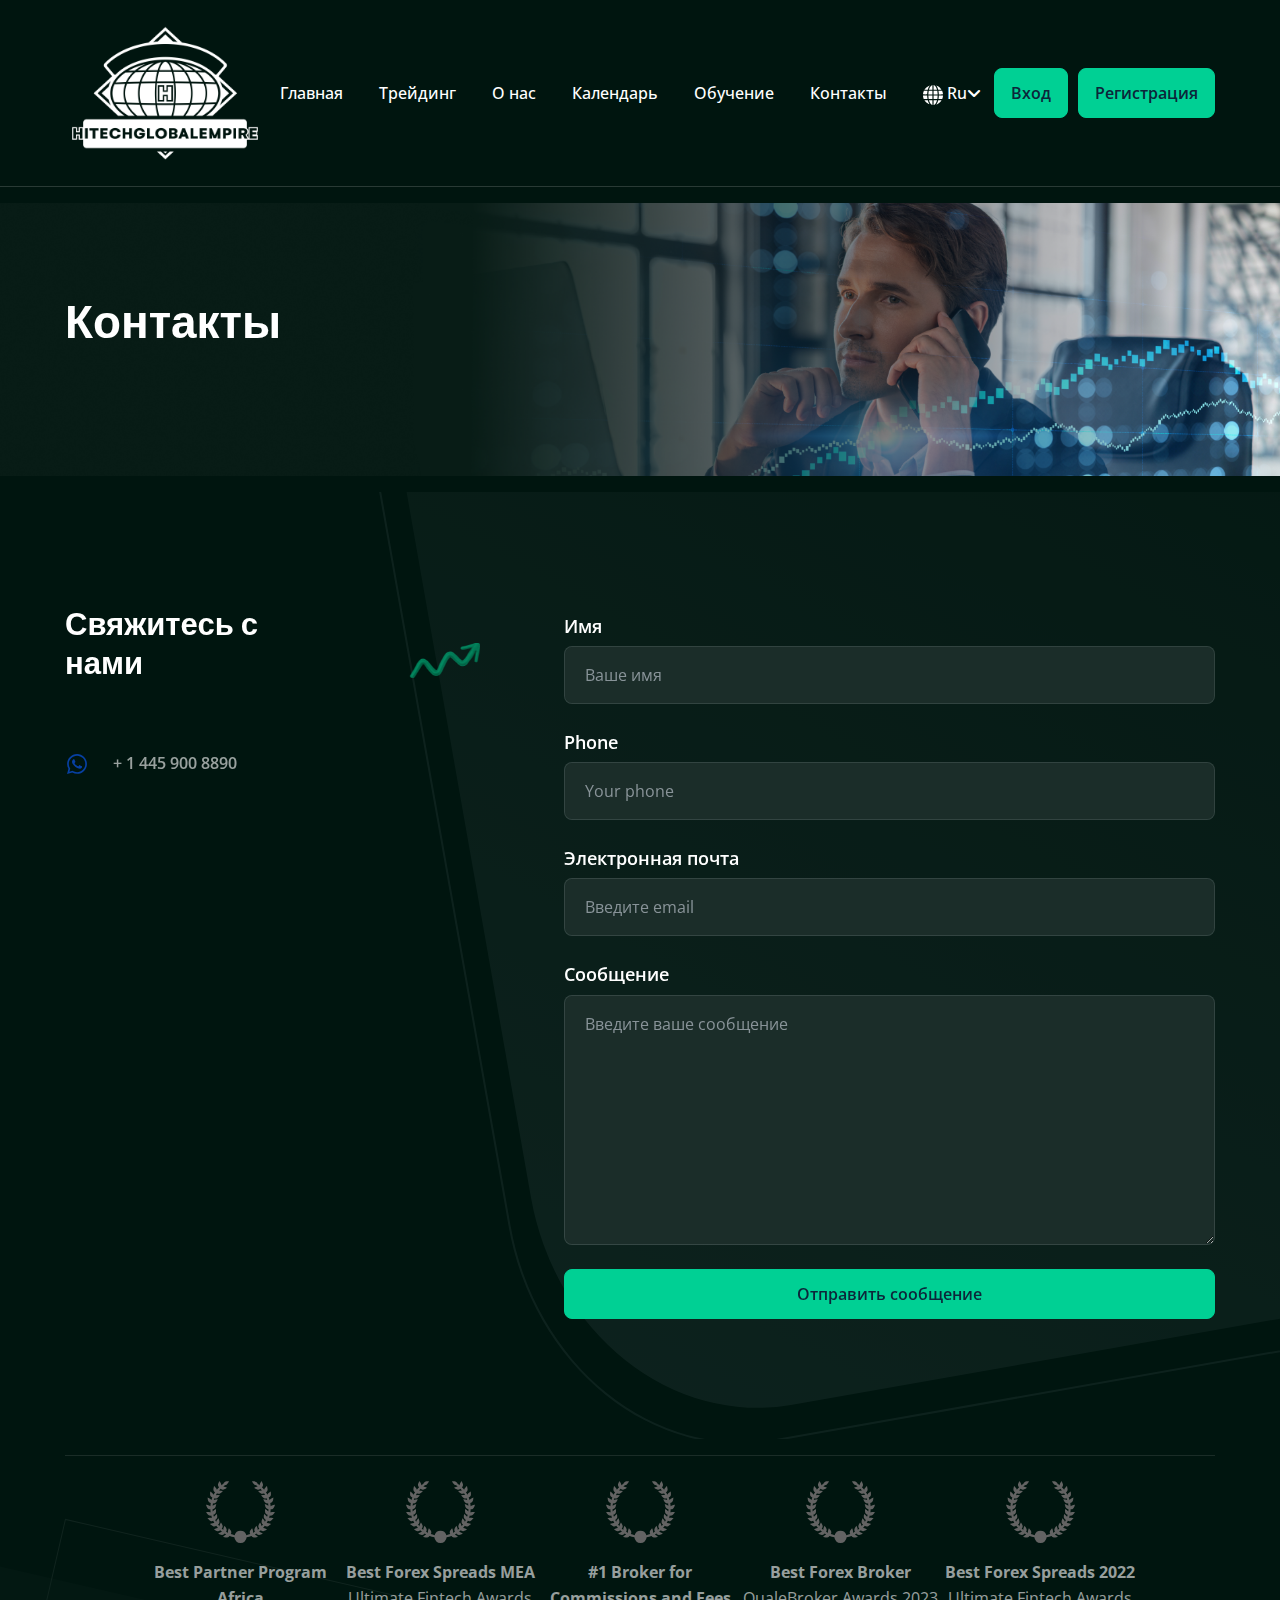
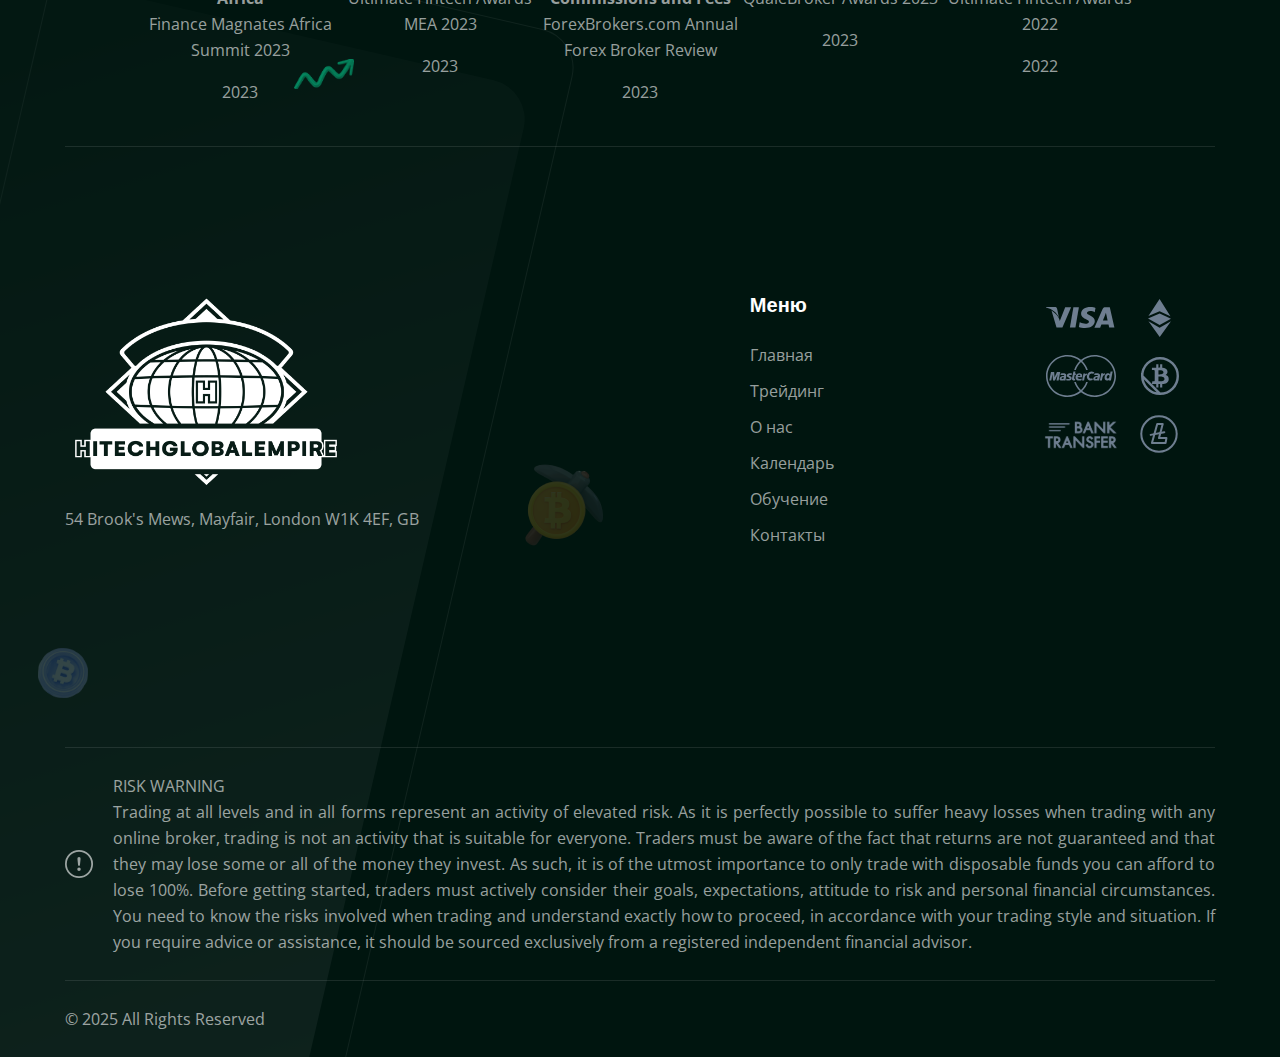
<file: ru/contacts/index.html>
<!doctype html>
<html lang="en" data-bs-theme="dark">
  <head>
  <title>TechGlobalEmpire</title>
  <meta charset="UTF-8">
  <meta http-equiv="X-UA-Compatible" content="IE=edge">
  <meta name="viewport" content="width=device-width, initial-scale=1.0">

  <!-- Sites meta Data -->
  <meta name="author" content="">
  <meta name="keywords" content="">
  <meta name="description" content="">

  <link rel="shortcut icon" href="./../../assets/images/favicon.ico" type="image/x-icon">

  <link rel="stylesheet" href="../../assets/css/bootstrap.min.css">
  <link rel="stylesheet" href="../../assets/css/aos.css">
  <link rel="stylesheet" href="../../assets/css/all.min.css">

  <link rel="stylesheet" href="../../assets/css/swiper-bundle.min.css">

<style type="text/css">
.m-disable-scroll {
    position: fixed;
    overflow: hidden;
    height: 100vh;
    width: 100%;
    left: 0;
    top: 0;
}
.m-wrap {
    position: fixed;
    left:0;
    top: 0;
    width: 100%;
    height: 100vh;
    z-index: 99998;
    background-color: rgba(0, 0, 0, .7);
    display: flex;
    justify-content: center;
    align-items: center;
    display: none;
    opacity: 0;
}
.m-body {
    position: relative;
    background-color: white;
    padding: 15px;
    border-radius: 18px;
}
.m-close {
    position: absolute;
    border: 2px solid black;
    width: 24px;
    height: 24px;
    border-radius: 50px;
    right: 4px;
    top: 4px;
    opacity: 0.2;
	cursor: pointer;
    transition: opacity ease 0.5s;
}
.m-close:hover {
    opacity: 1;
}
.m-close::before,
.m-close::after  {
    content: '';
    position: absolute;
    top: 9px;
    right: -1px;
    display: block;
    width: 22px;
    height: 3px;
    background: black;
}
.m-close::before {
	transform: rotate(45deg);
}
.m-close::after {
	transform: rotate(-45deg);
}
@media (max-height: 773px) {
.m-body {
    height: 100%;
    overflow: scroll;
    border-radius: 0px;
    padding-bottom: 150px!important;
}
    .m-close {
        top: 8px;
    }
}
@media (max-height: 773px) and (orientation: landscape) {
    .m-body {
        height: 100%;
        overflow: scroll;
        border-radius: 0px;
    }
    .m-close {
        top: 18px;
    }
}
@media (max-width: 397px) {
    .m-body {
        padding: 5px;
    }
}
</style>

  <!-- main css for template -->
  <link rel="stylesheet" href="../../assets/css/style.css">
</head>

<body>
                    <!-- ===============>> light&dark switch start here <<================= -->
  <div class="lightdark-switch d-none">
    <span class="dark-btn d-none" id="btnSwitch"><img src="../../assets/images/icon/moon.svg" alt="light-dark-switchbtn"
        class="swtich-icon"></span>
  </div>
  <!-- ===============>> light&dark switch start here <<================= -->



  <!-- ===============>> Header section start here <<================= -->
  <header class="header-section header-section--style1">
      <style>
          *{
              text-transform: unset!important;
          }
      </style>
    <div class="header-bottom">
      <div class="container">
        <div class="header-wrapper">
          <div class="logo">
            <a href="../../ru.html" class="a-logo" style="width: 200px;">
              <img src="../../assets/img/los.png" alt="logo">
            </a>
          </div>
          <div class="menu-area">
            <ul class="menu menu--style1 menu-de">
              <li>
                <a href="../../ru.html">Главная</a>
              </li>
              <li>
                <a href="../trading/index.html">Трейдинг</a>
              </li>
              <li>
                <a href="../about/index.html">О нас</a>
              </li>
              <li>
                <a href="../calendar/index.html">Календарь</a>
              </li>
              <li>
                <a href="../education/index.html">Обучение</a>
              </li>
              
                            
                <li>
                <a href="index.html">Контакты</a>
              </li>
              
               <li>
                <a href="index.html#" class="lang-menu">
                    <svg class="lang-svg" xmlns="http://www.w3.org/2000/svg" version="1.0" width="20px" height="20px" viewBox="0 0 512.000000 512.000000" preserveAspectRatio="xMidYMid meet">
                                        <g transform="translate(0.000000,512.000000) scale(0.100000,-0.100000)" fill="#fff" stroke="none">
                                        <path d="M2334 5086 c-75 -28 -149 -72 -236 -142 -222 -179 -429 -543 -552 -971 l-15 -53 440 0 439 0 0 595 c0 327 -3 595 -7 594 -5 0 -35 -10 -69 -23z"></path>
                                        <path d="M2710 4516 l0 -596 435 0 c348 0 435 3 435 13 0 22 -61 208 -101 310 -57 143 -143 308 -218 421 -76 116 -209 259 -296 322 -58 41 -182 104 -232 119 l-23 6 0 -595z"></path>
                                        <path d="M1599 4936 c-463 -189 -869 -517 -1157 -934 l-53 -77 412 -3 c227 -1 414 -1 415 1 2 2 22 66 44 141 103 353 257 671 427 884 14 17 24 32 22 32 -2 0 -52 -20 -110 -44z"></path>
                                        <path d="M3410 4975 c0 -3 20 -32 45 -65 162 -212 318 -545 406 -860 17 -63 34 -118 38 -123 4 -4 193 -6 420 -5 l412 3 -52 75 c-190 277 -444 525 -729 713 -141 92 -540 286 -540 262z"></path>
                                        <path d="M182 3518 c-87 -221 -141 -433 -167 -654 -8 -71 -15 -135 -15 -141 0 -10 112 -13 535 -13 421 0 535 3 535 13 0 161 44 653 74 820 l13 77 -467 0 -467 0 -41 -102z"></path>
                                        <path d="M1460 3615 c0 -2 -9 -60 -20 -127 -24 -149 -47 -356 -55 -498 -3 -58 -8 -144 -11 -192 l-6 -88 521 0 521 0 0 455 0 455 -475 0 c-261 0 -475 -2 -475 -5z"></path>
                                        <path d="M2710 3165 l0 -455 520 0 519 0 -5 98 c-16 301 -29 438 -65 675 l-21 137 -474 0 -474 0 0 -455z"></path>
                                        <path d="M3964 3603 c17 -60 62 -450 71 -618 3 -60 8 -147 11 -192 l6 -83 534 0 c422 0 534 3 534 13 0 6 -7 70 -15 141 -26 220 -79 428 -168 654 l-40 102 -469 0 c-442 0 -469 -1 -464 -17z"></path>
                                        <path d="M0 2397 c0 -50 35 -292 56 -386 26 -119 105 -368 144 -453 l21 -48 468 0 468 0 -14 83 c-20 127 -51 420 -58 542 -3 61 -8 147 -11 193 l-6 82 -534 0 c-422 0 -534 -3 -534 -13z"></path>
                                        <path d="M1376 2308 c11 -214 36 -486 60 -636 13 -86 24 -157 24 -159 0 -2 214 -3 475 -3 l475 0 0 450 0 450 -520 0 -519 0 5 -102z"></path>
                                        <path d="M2710 1960 l0 -450 474 0 474 0 6 28 c30 142 67 490 80 760 l6 112 -520 0 -520 0 0 -450z"></path>
                                        <path d="M4046 2303 c-13 -231 -38 -508 -56 -635 -11 -73 -20 -139 -20 -145 0 -10 100 -13 465 -13 l464 0 21 48 c61 135 132 377 164 552 13 73 36 258 36 290 0 7 -171 10 -534 10 l-534 0 -6 -107z"></path>
                                        <path d="M390 1202 c0 -5 23 -42 51 -83 238 -346 564 -636 933 -830 115 -60 326 -152 334 -145 2 2 -17 31 -43 65 -177 233 -316 538 -429 944 l-17 57 -414 0 c-228 0 -415 -4 -415 -8z"></path>
                                        <path d="M1546 1158 c75 -263 186 -512 313 -702 76 -116 209 -259 296 -322 58 -41 182 -104 233 -119 l22 -6 0 600 0 601 -439 0 -440 0 15 -52z"></path>
                                        <path d="M2710 609 l0 -600 23 7 c210 65 387 214 549 464 105 160 213 403 277 619 17 57 31 105 31 107 0 2 -198 4 -440 4 l-440 0 0 -601z"></path>
                                        <path d="M3866 1078 c-104 -367 -258 -684 -449 -926 -35 -44 380 155 533 255 284 187 540 437 729 712 28 41 51 78 51 83 0 4 -186 8 -413 8 l-413 0 -38 -132z"></path>
                                        </g>
                                        </svg>
                    Ru</a>
                <ul class="submenu lang-sub">
                  <li><a href="../../index.html">En</a></li>
                </ul>
              </li>
              
              
            <li>
                <a href="https://personal.hitechglobalempire.com/auth/login" class="burger-btns"  >Вход</a>
              </li>
              <li>
                <a href="https://personal.hitechglobalempire.com/auth/registration" class="burger-btns" >Регистрация</a>
              </li>
              
            </ul>



          </div>
          <div class="header-action">
            <div class="menu-area">
              <div class="header-btn">
                <a href="https://personal.hitechglobalempire.com/auth/login" class="trk-btn trk-btn--border trk-btn--primary"  >
                  <span>Вход</span>
                </a>
                <a href="https://personal.hitechglobalempire.com/auth/registration" class="trk-btn trk-btn--border trk-btn--primary" >
                  <span>Регистрация</span>
                </a>
              </div>

              <!-- toggle icons -->
              <div class="header-bar d-lg-none header-bar--style1">
                <span></span>
                <span></span>
                <span></span>
              </div>
            </div>
          </div>
        </div>
      </div>
    </div>
  </header>
  <!-- ===============>> Header section end here <<================= -->
         
    
        <p><!-- ================> Page header start here <================== --></p>

<section class="page-header bg--cover" style="background-image:url(../../assets/img/xx.png)">
  <div class="container">
    <div class="page-header__content" data-aos="fade-right" data-aos-duration="1000">
      <h2>Контакты</h2>
    </div>
  </div>
</section>

<p><!-- ================> Page header end here <================== --></p>

<p><br class="d-none form-lang" data-lang="ru"></p>

<p><!-- ===============>> Contact section start here <<================= --></p>

<div class="contact padding-top padding-bottom">
  <div class="container">
    <div class="contact__wrapper">
      <div class="row g-5">
        <div class="col-md-5">
          <div class="contact__info" data-aos="fade-right" data-aos-duration="1000">
            <div class="contact__social">
              <h3>Свяжитесь с нами</h3>
              <ul class="social d-none">
                <li class="social__item">
                  <a href="index.html#" class="social__link social__link--style4 active"><em class="fab fa-facebook-f"></em></a>
                </li>
                <li class="social__item">
                  <a href="index.html#" class="social__link social__link--style4"><em class="fab fa-instagram"></em></a>
                </li>
                <li class="social__item">
                  <a href="index.html#" class="social__link social__link--style4"><em class="fa-brands fa-linkedin-in"></em></a>
                </li>
                <li class="social__item">
                  <a href="index.html#" class="social__link social__link--style4"><em class="fab fa-youtube"></em></a>
                </li>
                <li class="social__item">
                  <a href="index.html#" class="social__link social__link--style4"><em class="fab fa-twitter"></em></a>
                </li>
              </ul>
            </div>

            <div class="contact__details">
              <div class="contact__item" data-aos="fade-right" data-aos-duration="1000">
                <div class="contact__item-inner">
                  <div class="contact__item-thumb">
                    <img src="./../../assets/images/contact/1.svg" alt="contact-icon">
                  </div>
                  <div class="contact__item-content">
                    <p><a href="https://wa.me/14459008890" target="_blank">+ 1 445 900 8890</a></p>
                  </div>
                </div>
              </div>
              <div class="contact__item" data-aos="fade-right" data-aos-duration="1100">
                <div class="contact__item-inner">
                  <div class="contact__item-thumb">
                    <img src="./../../assets/images/contact/2.svg" alt="contact-icon">
                  </div>
                  <div class="contact__item-content">
                    <p><a href="https://t.me/AlexKruglov0101" target="_blank">@AlexKruglov0101</a></p>
                  </div>
                </div>
              </div>
              <div class="contact__item" data-aos="fade-right" data-aos-duration="1200">
                <div class="contact__item-inner">
                  <div class="contact__item-thumb">
                    <img src="../../assets/images/contact/3.png" alt="contact-icon" >
                  </div>
                  <div class="contact__item-content">
                    <p>54 Brook's Mews, Mayfair,<br> London W1K 4EF, GB</p>
                  </div>
                </div>
              </div>

            </div>
          </div>
        </div>

        <div class="col-md-7">
          <div class="contact__form">
            <form action="index.html#" data-aos="fade-left" data-aos-duration="1000">
              <div class="row g-4">
                <div class="col-12">
                  <div>
                    <label for="name" class="form-label" id="name-label">Имя</label>
                    <input class="form-control" type="text" id="name" name="name" placeholder="Ваше имя">
                  </div>
                </div>
                <div class="col-12">
                  <div>
                    <label for="phone" class="form-label" id="phone-label">Phone</label>
                    <input class="form-control" type="text" id="phone" name="phone" placeholder="Your phone">
                  </div>
                </div>
                <div class="col-12">
                  <div>
                    <label for="email" class="form-label" id="email-label">Электронная почта</label>
                    <input class="form-control" type="email" id="email" name="email" placeholder="Введите email">
                  </div>
                </div>
                <div class="col-12">
                  <div>
                    <label for="textarea" class="form-label" id="message-label">Сообщение</label>
                    <textarea cols="30" rows="5" class="form-control" id="message" name="message" placeholder="Введите ваше сообщение"></textarea>
                  </div>
                </div>
              </div>
              <button type="submit" class="trk-btn trk-btn--border trk-btn--primary mt-4 d-block">Отправить сообщение</button>
            </form>
          </div>
        </div>

      </div>
    </div>
  </div>

  <div class="contact__shape">
    <span class="contact__shape-item contact__shape-item--1">
      <img src="../../assets/images/contact/4.png" alt="shape-icon">
    </span>
    <span class="contact__shape-item contact__shape-item--2"><span></span></span>
  </div>
</div>

<p><!-- ===============>> Contact section end here <<================= --></p>

 

        
                    <!-- ===============>> footer start here <<================= -->
  <footer class="footer brand-1">
    <div class="container">
      <div class="footer__wrapper">
                                    <div class="footer__bottom">
          <div class="footer__end" style="justify-content: center;">
            <div class="footer__end-copyright" style="    align-items: baseline;    flex-wrap: wrap;
    justify-content: center;">
                <div class="foo-card" style="width: 200px;text-align: center;">
                    <img class="mb-3" src="../../assets/images/award.svg">
                    <p>
                        <b>Best Partner Program Africa</b><br>
                        Finance Magnates Africa Summit 2023
                    </p>
                    <p>2023</p>
                </div>
                
                                <div class="foo-card" style="width: 200px;text-align: center;">
                    <img class="mb-3" src="../../assets/images/award.svg">
                    <p>
                        <b>Best Forex Spreads MEA</b><br>
                        Ultimate Fintech Awards MEA 2023
                    </p>
                    <p>2023</p>
                </div>
                
                                <div class="foo-card" style="width: 200px;text-align: center;">
                    <img class="mb-3" src="../../assets/images/award.svg">
                    <p>
                        <b>#1 Broker for Commissions and Fees</b><br>
                        ForexBrokers.com Annual Forex Broker Review
                    </p>
                    <p>2023</p>
                </div>
                
                                <div class="foo-card" style="width: 200px;text-align: center;">
                    <img class="mb-3" src="../../assets/images/award.svg">
                    <p>
                        <b>Best Forex Broker</b><br>
                        QualeBroker Awards 2023
                    </p>
                    <p>2023</p>
                </div>
                
                                <div class="foo-card" style="width: 200px;text-align: center;">
                    <img class="mb-3" src="../../assets/images/award.svg">
                    <p>
                        <b>Best Forex Spreads 2022</b><br>
                        Ultimate Fintech Awards 2022
                    </p>
                    <p>2022</p>
                </div>
            </div>
          </div>
        </div>
         <div class="footer__end"></div>
        <div class="footer__top footer__top--style1">
          <div class="row gy-5 gx-4 d-flex justify-content-between">
            <div class="col-md-6">
              <div class="footer__about">
                <a href="../../ru.html" class="footer__about-logo"><img src="../../assets/img/los.png"
                    alt="Logo" width="50%" ></a>
                <p class="footer__about-moto ">54 Brook's Mews, Mayfair, London W1K 4EF, GB</p>
                <div class="contact__item" data-aos="fade-right" data-aos-duration="1000">
                  <div class="contact__item-inner">
                    <div class="contact__item-thumb">
                      <img src="./../../assets/images/contact/1.svg" alt="contact-icon">
                    </div>
                    <div class="contact__item-content">
                      <p><a href="https://wa.me/14459008890" target="_blank">+ 1 445 900 8890</a></p>
                    </div>
                  </div>
                </div>
                <div class="contact__item" data-aos="fade-right" data-aos-duration="1100">
                  <div class="contact__item-inner">
                    <div class="contact__item-thumb">
                      <img src="./../../assets/images/contact/2.svg" alt="contact-icon">
                    </div>
                    <div class="contact__item-content">
                      <p><a href="https://t.me/AlexKruglov0101" target="_blank">@AlexKruglov0101</a></p>
                    </div>
                  </div>
                </div>
              </div>
            </div>
            <div class="col-md-2 col-sm-4 col-6">
              <div class="footer__links">
                <div class="footer__links-tittle">
                  <h6>Меню</h6>
                </div>
                <div class="footer__links-content">
                  <ul class="footer__linklist">
                      <li class="footer__linklist-item">
                <a href="../../ru.html">Главная</a>
                    </li>
                <li class="footer__linklist-item"><a href="../trading/index.html">Трейдинг</a>
                    </li>
                <li class="footer__linklist-item"><a href="../about/index.html">О нас</a>
                    </li>
                <li class="footer__linklist-item"><a href="../calendar/index.html">Календарь</a>
                    </li>
                <li class="footer__linklist-item"><a href="../education/index.html">Обучение</a>
                    </li>
                <li class="footer__linklist-item"><a href="index.html">Контакты</a>
                    </li>
                  </ul>
                </div>
              </div>
            </div>
            <div class="col-md-2 col-sm-4">
                <img class="mb-3" src="../../assets/images/footer-icons/visa.svg">
                <img class="mb-3" src="../../assets/images/footer-icons/ethereum.svg">
                <img class="mb-3" src="../../assets/images/footer-icons/mastercard.svg">
                <img class="mb-3" src="../../assets/images/footer-icons/bitcoin.svg">
                <img class="mb-3" src="../../assets/images/footer-icons/bank.svg">
                <img class="mb-3" src="../../assets/images/footer-icons/litecoin.svg">
            </div>
          </div>
        </div>
        <div class="footer__bottom">
          <div class="footer__end">
            <div class="footer__end-copyright">
                <svg class="warn-svg" xmlns="http://www.w3.org/2000/svg" width="160" height="160" fill="currentColor" class="bi bi-exclamation-circle" viewBox="0 0 16 16" style="margin-right: 20px">
  <path d="M8 15A7 7 0 1 1 8 1a7 7 0 0 1 0 14zm0 1A8 8 0 1 0 8 0a8 8 0 0 0 0 16z"/>
  <path d="M7.002 11a1 1 0 1 1 2 0 1 1 0 0 1-2 0zM7.1 4.995a.905.905 0 1 1 1.8 0l-.35 3.507a.552.552 0 0 1-1.1 0L7.1 4.995z"/>
</svg>
              <p class=" mb-0" style="text-align: justify">RISK WARNING<br>Trading at all levels and in all forms represent an activity of elevated risk. As it is perfectly possible to suffer heavy losses when trading with any online broker, trading is not an activity that is suitable for everyone. Traders must be aware of the fact that returns are not guaranteed and that they may lose some or all of the money they invest. As such, it is of the utmost importance to only trade with disposable funds you can afford to lose 100%. Before getting started, traders must actively consider their goals, expectations, attitude to risk and personal financial circumstances. You need to know the risks involved when trading and understand exactly how to proceed, in accordance with your trading style and situation. If you require advice or assistance, it should be sourced exclusively from a registered independent financial advisor.</p>
            </div>
          </div>
        </div>
        
                <div class="footer__bottom">
          <div class="footer__end">
            <div class="footer__end-copyright">
              <p class=" mb-0">© 2025 All Rights Reserved</p>
            </div>
            <div class="d-none">
              <ul class="social">
                <li class="social__item">
                  <a href="https://usablecapital.com/ru/contacts/index-3-dark.html#" class="social__link social__link--style22"><i class="fab fa-facebook-f"></i></a>
                </li>
                <li class="social__item">
                  <a href="https://usablecapital.com/ru/contacts/index-3-dark.html#" class="social__link social__link--style22 "><i class="fab fa-instagram"></i></a>
                </li>
                <li class="social__item">
                  <a href="https://usablecapital.com/ru/contacts/index-3-dark.html#" class="social__link social__link--style22"><i class="fa-brands fa-linkedin-in"></i></a>
                </li>
                <li class="social__item">
                  <a href="https://usablecapital.com/ru/contacts/index-3-dark.html#" class="social__link social__link--style22"><i class="fab fa-youtube"></i></a>
                </li>
                <li class="social__item">
                  <a href="https://usablecapital.com/ru/contacts/index-3-dark.html#" class="social__link social__link--style22 "><i class="fab fa-twitter"></i></a>
                </li>
              </ul>
            </div>
          </div>
        </div>
      </div>
    </div>
    <div class="footer__shape">
      <span class="footer__shape-item footer__shape-item--1"><img src="../../assets/images/footer/1.png"
          alt="shape icon"></span>
      <span class="footer__shape-item footer__shape-item--2"> <span></span> </span>

      <span class="footer__shape-item footer__shape-item--4"><img src="../../assets/images/icon/shape/2.png"
          alt="shape icon"></span>
      <span class="footer__shape-item footer__shape-item--5"><img src="../../assets/images/icon/shape/1.png"
          alt="shape icon"></span>
    </div>
  </footer>
    <div class="m-wrap">
    <div class="m-body">
        <div class="m-close"></div>
        <iframe src="https://cabinet.usablecapital.com/auth/registration" name="registration" class="autoHeight-iframe" border="0" style="border:0;" width="365" height="770"> </iframe>
    </div>
</div>
  <!-- ===============>> footer end here <<================= -->
  
    <!-- ===============>> scrollToTop start here <<================= -->
  <a href="https://usablecapital.com/ru/contacts/index-3-dark.html#" class="scrollToTop scrollToTop--home1 d-none"><i class="fa-solid fa-arrow-up-from-bracket"></i></a>
  <!-- ===============>> scrollToTop ending here <<================= -->


  <!-- vendor plugins -->

  <script src="../../assets/js/bootstrap.bundle.min.js"></script>
  <script src="../../assets/js/all.min.js"></script>
  <script src="../../assets/js/swiper-bundle.min.js"></script>
  <script src="../../assets/js/aos.js"></script>
  <script src="../../assets/js/fslightbox.js"></script>
  <script src="../../assets/js/purecounter_vanilla.js"></script>



  <script src="../../assets/js/custom.js"></script>
  
  <script>
document.addEventListener("DOMContentLoaded", function () {
  document.querySelectorAll('a[href="#openmodal1"]').forEach(link => {
    link.setAttribute("href", "https://cabinet.usablecapital.com/auth/registration");
    link.setAttribute("target", "_blank");
  });
});
</script>
                <script>document.addEventListener("DOMContentLoaded", function () {
    const allLinks = document.querySelectorAll('[href="#openmodal1"]');
    const mWrap = document.querySelector('.m-wrap')
    const scroll = (isEnabled) => {
        const div = document.createElement('div');
        div.style.cssText = 'overflow-y: scroll; width: 50px; height: 50px;'
        document.body.append(div);
        let scrollWidth = div.offsetWidth - div.clientWidth;
        div.remove();
        if (isEnabled) {
            const pagePos = window.scrollY
            document.body.classList.add('m-disable-scroll')
            document.body.dataset.position = pagePos
            document.body.style.top = -pagePos + 'px'
            document.body.style.paddingRight = scrollWidth + 'px'
        } else {
            const pagePos = +document.body.dataset.position
            document.body.style.top = 'auto'
            document.body.classList.remove('m-disable-scroll')
            window.scrollTo({ top: pagePos, left: 0, behavior: 'instant' })
            document.body.removeAttribute('data-position')
            document.body.style.paddingRight = 0
        }
    }
    const animate = ({ timing, draw, duration }) => {
        let start = performance.now();
        requestAnimationFrame(function animate(time) {
            let timeFraction = (time - start) / duration;
            if (timeFraction > 1) timeFraction = 1;
            let progress = timing(timeFraction);
            draw(progress);
            if (timeFraction < 1) {
                requestAnimationFrame(animate);
            }
        });
    }
    allLinks.forEach((link) => {
        link.addEventListener('click', e => {
            mWrap.style.display = 'flex'
            animate({
                duration: 300,
                timing(timeFraction) {
                    return timeFraction;
                },
                draw(progress) {
                    mWrap.style.opacity = progress + '';
                }
            });
            scroll(true)
        })
    })
    mWrap.addEventListener('click', e => {
        if (e.target.classList.contains('m-close') || e.target.classList.contains('m-wrap')) {
            animate({
                duration: 300,
                timing(timeFraction) {
                    return timeFraction;
                },
                draw(progress) {
                    mWrap.style.opacity = 1 - progress + '';
                }
            });
            setTimeout(() => {
                mWrap.style.display = 'none'
            }, 300)
            scroll(false)
        }
    })
})</script>
</body>
</html>
</file>
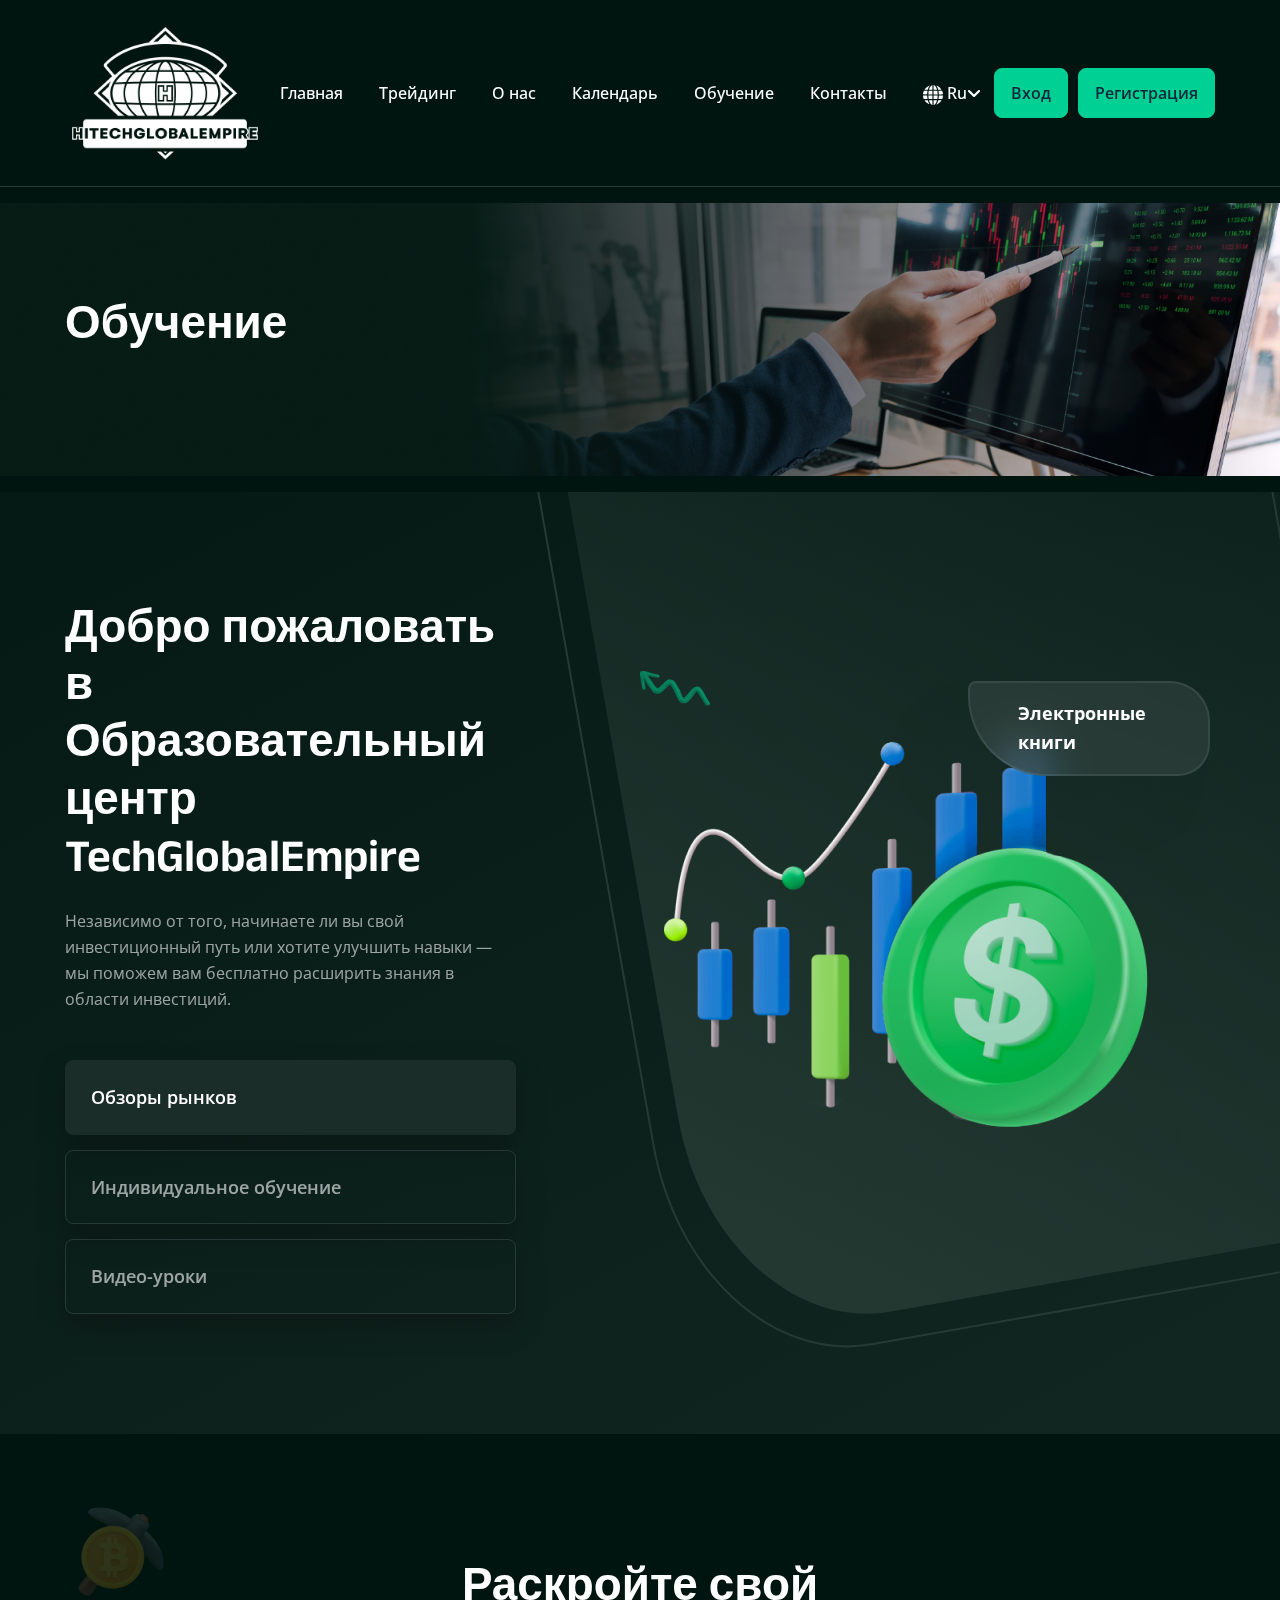
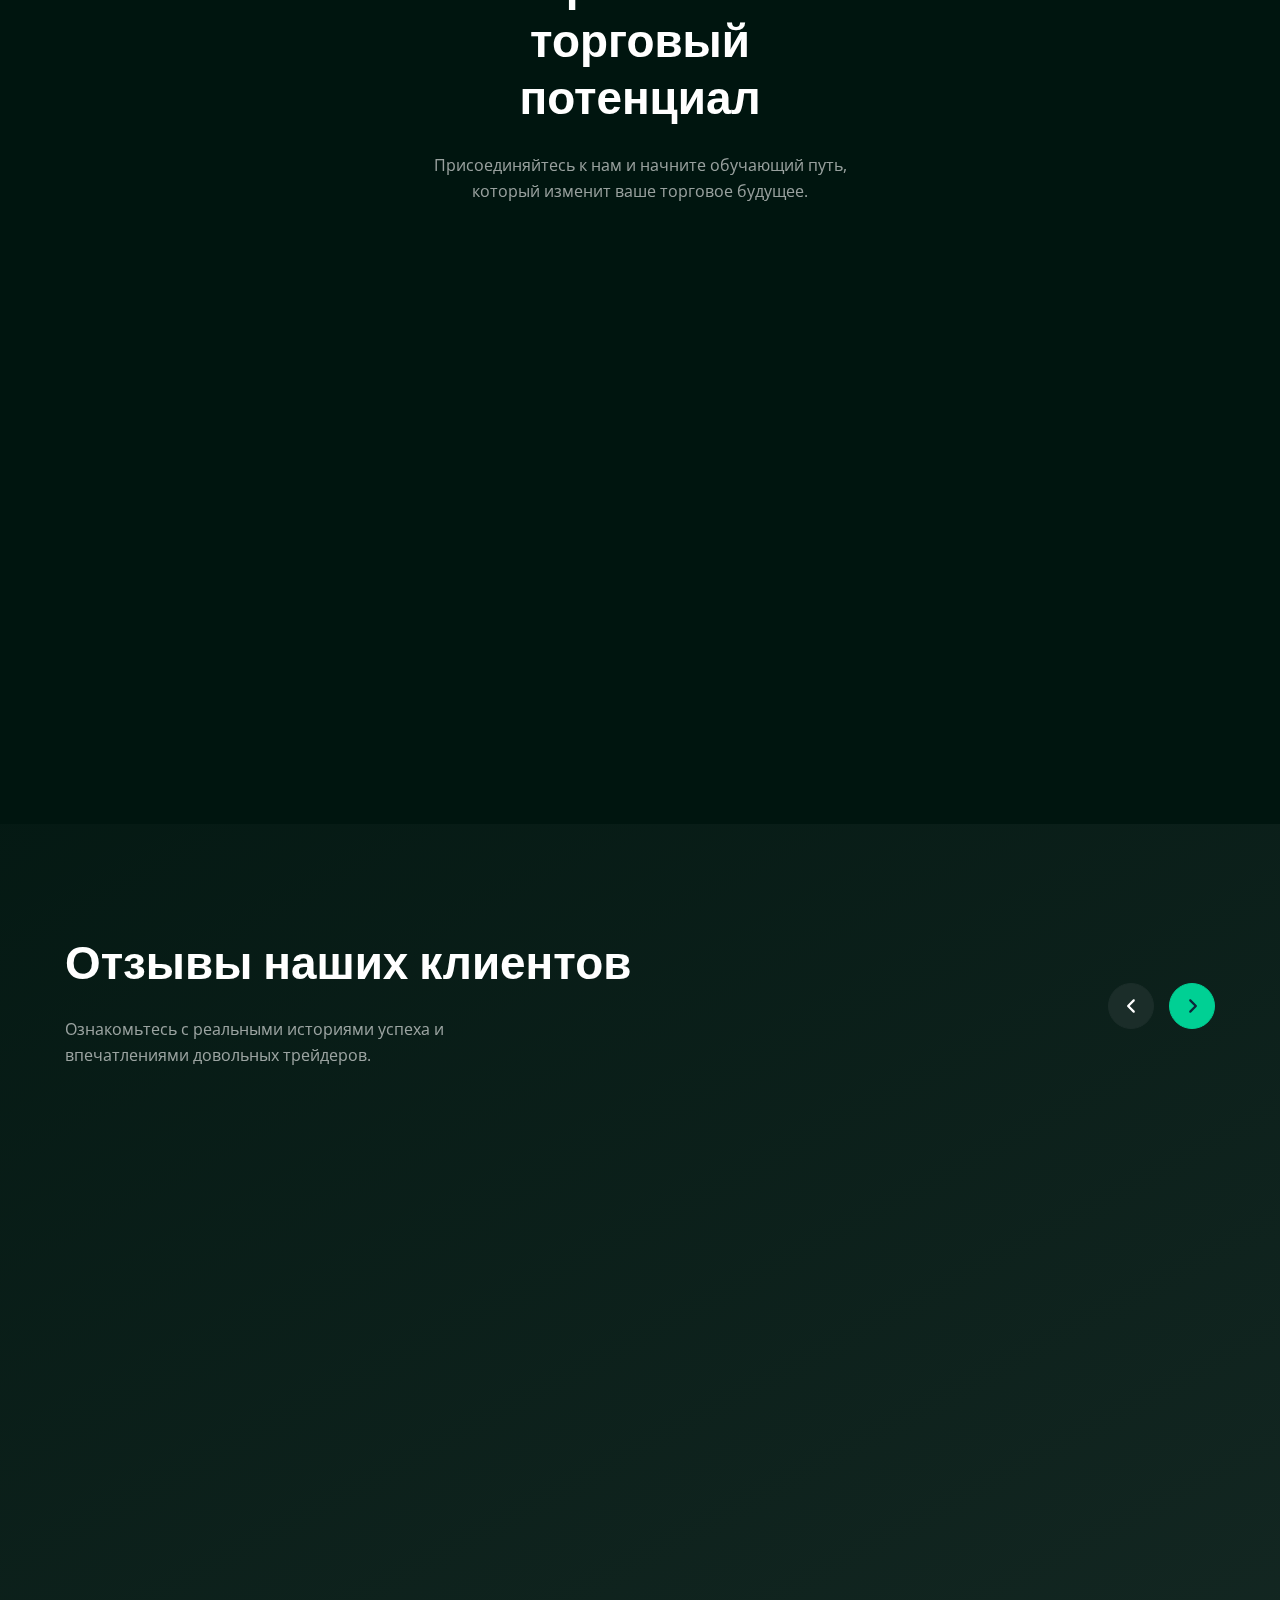
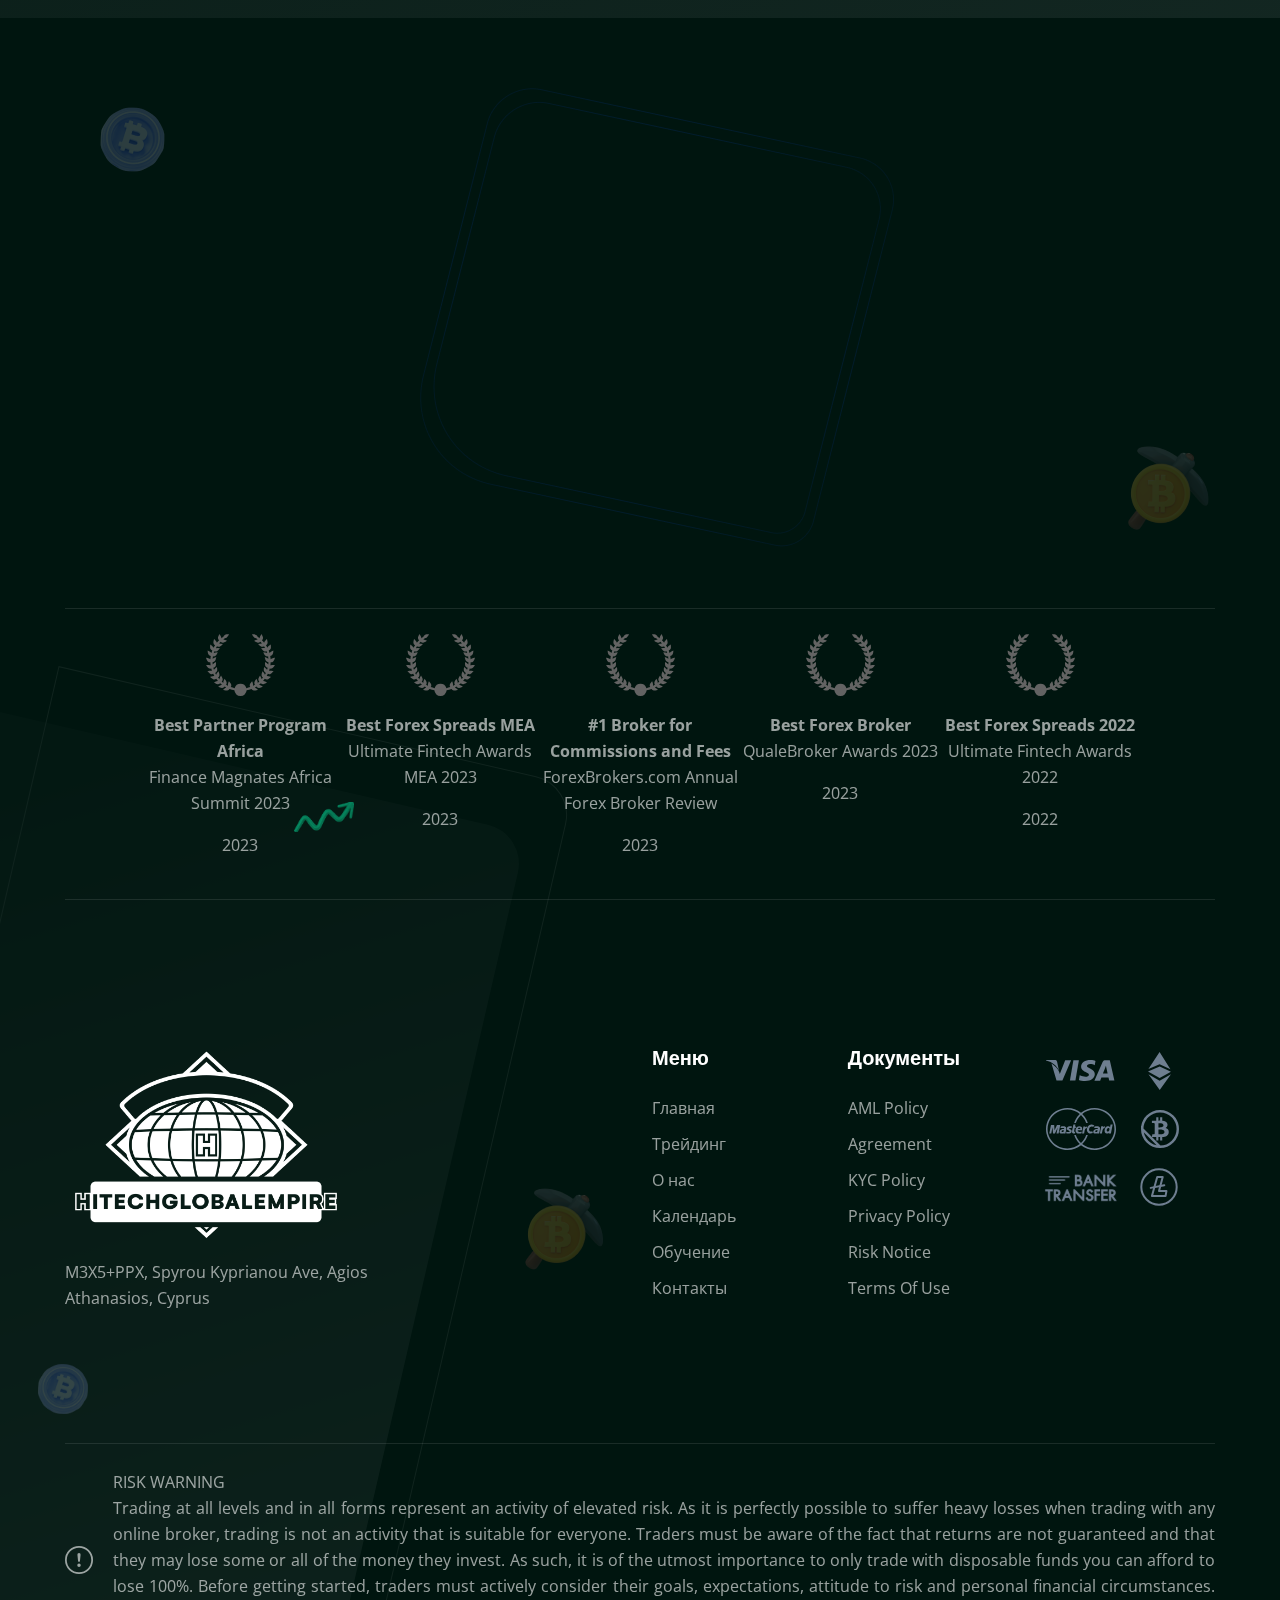
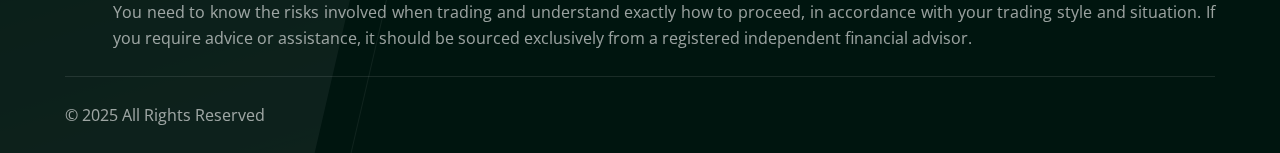
<file: ru/education/index.html>
<!DOCTYPE html>
<html lang="en" data-bs-theme="dark">
  <head>
    <title>TechGlobalEmpire</title>
    <meta charset="UTF-8" />
    <meta http-equiv="X-UA-Compatible" content="IE=edge" />
    <meta name="viewport" content="width=device-width, initial-scale=1.0" />

    <!-- Sites meta Data -->
    <meta name="author" content="" />
    <meta name="keywords" content="" />
    <meta name="description" content="" />

    <link
      rel="shortcut icon"
      href="./../../assets/images/favicon.ico"
      type="image/x-icon" />

    <link rel="stylesheet" href="../../assets/css/bootstrap.min.css" />
    <link rel="stylesheet" href="../../assets/css/aos.css" />
    <link rel="stylesheet" href="../../assets/css/all.min.css" />

    <link rel="stylesheet" href="../../assets/css/swiper-bundle.min.css" />

    <style type="text/css">
      .m-disable-scroll {
        position: fixed;
        overflow: hidden;
        height: 100vh;
        width: 100%;
        left: 0;
        top: 0;
      }
      .m-wrap {
        position: fixed;
        left: 0;
        top: 0;
        width: 100%;
        height: 100vh;
        z-index: 99998;
        background-color: rgba(0, 0, 0, 0.7);
        display: flex;
        justify-content: center;
        align-items: center;
        display: none;
        opacity: 0;
      }
      .m-body {
        position: relative;
        background-color: white;
        padding: 15px;
        border-radius: 18px;
      }
      .m-close {
        position: absolute;
        border: 2px solid black;
        width: 24px;
        height: 24px;
        border-radius: 50px;
        right: 4px;
        top: 4px;
        opacity: 0.2;
        cursor: pointer;
        transition: opacity ease 0.5s;
      }
      .m-close:hover {
        opacity: 1;
      }
      .m-close::before,
      .m-close::after {
        content: '';
        position: absolute;
        top: 9px;
        right: -1px;
        display: block;
        width: 22px;
        height: 3px;
        background: black;
      }
      .m-close::before {
        transform: rotate(45deg);
      }
      .m-close::after {
        transform: rotate(-45deg);
      }
      @media (max-height: 773px) {
        .m-body {
          height: 100%;
          overflow: scroll;
          border-radius: 0px;
          padding-bottom: 150px !important;
        }
        .m-close {
          top: 8px;
        }
      }
      @media (max-height: 773px) and (orientation: landscape) {
        .m-body {
          height: 100%;
          overflow: scroll;
          border-radius: 0px;
        }
        .m-close {
          top: 18px;
        }
      }
      @media (max-width: 397px) {
        .m-body {
          padding: 5px;
        }
      }
    </style>

    <!-- main css for template -->
    <link rel="stylesheet" href="../../assets/css/style.css" />
  </head>

  <body>
    <!-- ===============>> light&dark switch start here <<================= -->
    <div class="lightdark-switch d-none">
      <span class="dark-btn d-none" id="btnSwitch"
        ><img
          src="../../assets/images/icon/moon.svg"
          alt="light-dark-switchbtn"
          class="swtich-icon"
      /></span>
    </div>
    <!-- ===============>> light&dark switch start here <<================= -->

    <!-- ===============>> Header section start here <<================= -->
    <header class="header-section header-section--style1">
      <style>
        * {
          text-transform: unset !important;
        }
      </style>
      <div class="header-bottom">
        <div class="container">
          <div class="header-wrapper">
            <div class="logo">
              <a href="../../ru.html" class="a-logo" style="width: 200px">
                <img src="../../assets/img/los.png" alt="logo" />
              </a>
            </div>
            <div class="menu-area">
              <ul class="menu menu--style1 menu-de">
                <li>
                  <a href="../../ru.html">Главная</a>
                </li>
                <li>
                  <a href="../trading/index.html">Трейдинг</a>
                </li>
                <li>
                  <a href="../about/index.html">О нас</a>
                </li>
                <li>
                  <a href="../calendar/index.html">Календарь</a>
                </li>
                <li>
                  <a href="index.html">Обучение</a>
                </li>

                <li>
                  <a href="../contacts/index.html">Контакты</a>
                </li>

                <li>
                  <a href="index.html#" class="lang-menu">
                    <svg
                      class="lang-svg"
                      xmlns="http://www.w3.org/2000/svg"
                      version="1.0"
                      width="20px"
                      height="20px"
                      viewBox="0 0 512.000000 512.000000"
                      preserveAspectRatio="xMidYMid meet">
                      <g transform="translate(0.000000,512.000000) scale(0.100000,-0.100000)" fill="#fff" stroke="none">
                        <path
                          d="M2334 5086 c-75 -28 -149 -72 -236 -142 -222 -179 -429 -543 -552 -971 l-15 -53 440 0 439 0 0 595 c0 327 -3 595 -7 594 -5 0 -35 -10 -69 -23z"></path>
                        <path
                          d="M2710 4516 l0 -596 435 0 c348 0 435 3 435 13 0 22 -61 208 -101 310 -57 143 -143 308 -218 421 -76 116 -209 259 -296 322 -58 41 -182 104 -232 119 l-23 6 0 -595z"></path>
                        <path
                          d="M1599 4936 c-463 -189 -869 -517 -1157 -934 l-53 -77 412 -3 c227 -1 414 -1 415 1 2 2 22 66 44 141 103 353 257 671 427 884 14 17 24 32 22 32 -2 0 -52 -20 -110 -44z"></path>
                        <path
                          d="M3410 4975 c0 -3 20 -32 45 -65 162 -212 318 -545 406 -860 17 -63 34 -118 38 -123 4 -4 193 -6 420 -5 l412 3 -52 75 c-190 277 -444 525 -729 713 -141 92 -540 286 -540 262z"></path>
                        <path
                          d="M182 3518 c-87 -221 -141 -433 -167 -654 -8 -71 -15 -135 -15 -141 0 -10 112 -13 535 -13 421 0 535 3 535 13 0 161 44 653 74 820 l13 77 -467 0 -467 0 -41 -102z"></path>
                        <path
                          d="M1460 3615 c0 -2 -9 -60 -20 -127 -24 -149 -47 -356 -55 -498 -3 -58 -8 -144 -11 -192 l-6 -88 521 0 521 0 0 455 0 455 -475 0 c-261 0 -475 -2 -475 -5z"></path>
                        <path
                          d="M2710 3165 l0 -455 520 0 519 0 -5 98 c-16 301 -29 438 -65 675 l-21 137 -474 0 -474 0 0 -455z"></path>
                        <path
                          d="M3964 3603 c17 -60 62 -450 71 -618 3 -60 8 -147 11 -192 l6 -83 534 0 c422 0 534 3 534 13 0 6 -7 70 -15 141 -26 220 -79 428 -168 654 l-40 102 -469 0 c-442 0 -469 -1 -464 -17z"></path>
                        <path
                          d="M0 2397 c0 -50 35 -292 56 -386 26 -119 105 -368 144 -453 l21 -48 468 0 468 0 -14 83 c-20 127 -51 420 -58 542 -3 61 -8 147 -11 193 l-6 82 -534 0 c-422 0 -534 -3 -534 -13z"></path>
                        <path
                          d="M1376 2308 c11 -214 36 -486 60 -636 13 -86 24 -157 24 -159 0 -2 214 -3 475 -3 l475 0 0 450 0 450 -520 0 -519 0 5 -102z"></path>
                        <path
                          d="M2710 1960 l0 -450 474 0 474 0 6 28 c30 142 67 490 80 760 l6 112 -520 0 -520 0 0 -450z"></path>
                        <path
                          d="M4046 2303 c-13 -231 -38 -508 -56 -635 -11 -73 -20 -139 -20 -145 0 -10 100 -13 465 -13 l464 0 21 48 c61 135 132 377 164 552 13 73 36 258 36 290 0 7 -171 10 -534 10 l-534 0 -6 -107z"></path>
                        <path
                          d="M390 1202 c0 -5 23 -42 51 -83 238 -346 564 -636 933 -830 115 -60 326 -152 334 -145 2 2 -17 31 -43 65 -177 233 -316 538 -429 944 l-17 57 -414 0 c-228 0 -415 -4 -415 -8z"></path>
                        <path
                          d="M1546 1158 c75 -263 186 -512 313 -702 76 -116 209 -259 296 -322 58 -41 182 -104 233 -119 l22 -6 0 600 0 601 -439 0 -440 0 15 -52z"></path>
                        <path
                          d="M2710 609 l0 -600 23 7 c210 65 387 214 549 464 105 160 213 403 277 619 17 57 31 105 31 107 0 2 -198 4 -440 4 l-440 0 0 -601z"></path>
                        <path
                          d="M3866 1078 c-104 -367 -258 -684 -449 -926 -35 -44 380 155 533 255 284 187 540 437 729 712 28 41 51 78 51 83 0 4 -186 8 -413 8 l-413 0 -38 -132z"></path>
                      </g>
                    </svg>
                    Ru</a
                  >
                  <ul class="submenu lang-sub">
                    <li><a href="../../index.html">En</a></li>
                  </ul>
                </li>

                <li>
                  <a href="https://personal.hitechglobalempire.com/auth/login" class="burger-btns" >Вход</a>
                </li>
                <li>
                  <a href="https://personal.hitechglobalempire.com/auth/registration" class="burger-btns" 
                    >Регистрация</a
                  >
                </li>
              </ul>
            </div>
            <div class="header-action">
              <div class="menu-area">
                <div class="header-btn">
                  <a
                    href="https://personal.hitechglobalempire.com/auth/login"
                    class="trk-btn trk-btn--border trk-btn--primary"
                    >
                    <span>Вход</span>
                  </a>
                  <a
                    href="https://personal.hitechglobalempire.com/auth/registration"
                    class="trk-btn trk-btn--border trk-btn--primary"
                    >
                    <span>Регистрация</span>
                  </a>
                </div>

                <!-- toggle icons -->
                <div class="header-bar d-lg-none header-bar--style1">
                  <span></span>
                  <span></span>
                  <span></span>
                </div>
              </div>
            </div>
          </div>
        </div>
      </div>
    </header>
    <!-- ===============>> Header section end here <<================= -->

    <style>
      .text-center {
        text-align: center;
      }
      .text-right {
        text-align: right;
      }
      .text-justify {
        text-align: justify;
      }
    </style>
    <p><!-- ================> Page header start here <================== --></p>

    <section class="page-header bg--cover" style="background-image: url(../../assets/img/98.png)">
      <div class="container">
        <div class="page-header__content" data-aos="fade-right" data-aos-duration="1000">
          <h2>Обучение</h2>
        </div>
      </div>
    </section>

    <p><!-- ================> Page header end here <================== --></p>

    <p><!-- ===============>> feature section start here <<================= --></p>

    <section class="feature feature--style1 padding-bottom padding-top bg-color">
      <div class="container">
        <div class="feature__wrapper">
          <div class="row g-5 align-items-center justify-content-between">
            <div class="col-md-6 col-lg-5">
              <div class="feature__content" data-aos="fade-right" data-aos-duration="800">
                <div class="feature__content-inner">
                  <div class="section-header">
                    <h2 class="mb-15 mt-minus-5">Добро пожаловать в Образовательный центр TechGlobalEmpire</h2>
                    <p class="mb-0">
                      Независимо от того, начинаете ли вы свой инвестиционный путь или хотите улучшить навыки &mdash; мы
                      поможем вам бесплатно расширить знания в области инвестиций.
                    </p>
                  </div>

                  <div class="feature__nav">
                    <div
                      class="nav nav--feature flex-column nav-pills"
                      id="feat-pills-tab"
                      role="tablist"
                      aria-orientation="vertical">
                      <div
                        class="nav-link active"
                        id="feat-pills-one-tab"
                        data-bs-toggle="pill"
                        data-bs-target="#feat-pills-one"
                        role="tab"
                        aria-controls="feat-pills-one"
                        aria-selected="true">
                        <div class="feature__item">
                          <div class="feature__item-inner">
                            <div class="feature__item-content">
                              <h6>Обзоры рынков</h6>
                            </div>
                          </div>
                        </div>
                      </div>
                      <div
                        class="nav-link"
                        id="feat-pills-two-tab"
                        data-bs-toggle="pill"
                        data-bs-target="#feat-pills-two"
                        role="tab"
                        aria-controls="feat-pills-two"
                        aria-selected="false">
                        <div class="feature__item">
                          <div class="feature__item-inner">
                            <div class="feature__item-content">
                              <h6>Индивидуальное обучение</h6>
                            </div>
                          </div>
                        </div>
                      </div>
                      <div
                        class="nav-link"
                        id="feat-pills-three-tab"
                        data-bs-toggle="pill"
                        data-bs-target="#feat-pills-three"
                        role="tab"
                        aria-controls="feat-pills-three"
                        aria-selected="false">
                        <div class="feature__item">
                          <div class="feature__item-inner">
                            <div class="feature__item-content">
                              <h6>Видео-уроки</h6>
                            </div>
                          </div>
                        </div>
                      </div>
                    </div>
                  </div>
                </div>
              </div>
            </div>
            <div class="col-md-6 col-lg-6">
              <div class="feature__thumb pt-5 pt-md-0" data-aos="fade-left" data-aos-duration="800">
                <div class="feature__thumb-inner">
                  <div class="tab-content" id="feat-pills-tabContent">
                    <div
                      class="tab-pane fade show active"
                      id="feat-pills-one"
                      role="tabpanel"
                      aria-labelledby="feat-pills-one-tab"
                      tabindex="0">
                      <div class="feature__image floating-content">
                        <img
                          src="../../assets/images/feature/1.png"
                          alt="Feature image" />
                        <div
                          class="floating-content__top-right floating-content__top-right--style2"
                          data-aos="fade-left"
                          data-aos-duration="1000">
                          <div class="floating-content__item floating-content__item--style2 text-center">
                            <p class="style2">Электронные книги</p>
                          </div>
                        </div>
                        <div
                          class="floating-content__bottom-left floating-content__bottom-left--style2"
                          data-aos="fade-left"
                          data-aos-duration="1000">
                          <div class="floating-content__item floating-content__item--style3 d-flex align-items-center">
                            <p class="ms-3 style2">
                              Читайте свежие аналитические материалы и ключевые статьи о глобальных финансовых рынках.
                            </p>
                          </div>
                        </div>
                      </div>
                    </div>
                    <div
                      class="tab-pane fade"
                      id="feat-pills-two"
                      role="tabpanel"
                      aria-labelledby="feat-pills-two-tab"
                      tabindex="0">
                      <div class="feature__image floating-content">
                        <img
                          src="../../assets/images/feature/2.png"
                          alt="Feature image" />
                        <div
                          class="floating-content__top-right floating-content__top-right--style2"
                          data-aos="fade-left"
                          data-aos-duration="1000">
                          <div class="floating-content__item floating-content__item--style2 text-center">
                            <p class="style2">Курс</p>
                          </div>
                        </div>
                        <div
                          class="floating-content__bottom-left floating-content__bottom-left--style2"
                          data-aos="fade-left"
                          data-aos-duration="1000">
                          <div class="floating-content__item floating-content__item--style3 d-flex align-items-center">
                            <p class="ms-3 style2">
                              Поднимите свою торговлю на новый уровень. Учитесь у лучших профессиональных трейдеров со
                              всего мира.
                            </p>
                          </div>
                        </div>
                      </div>
                    </div>
                    <div
                      class="tab-pane fade"
                      id="feat-pills-three"
                      role="tabpanel"
                      aria-labelledby="feat-pills-three-tab"
                      tabindex="0">
                      <div class="feature__image floating-content">
                        <img src="../../assets/img/1-dark.png" alt="Feature image" />
                        <div
                          class="floating-content__top-right floating-content__top-right--style2"
                          data-aos="fade-left"
                          data-aos-duration="1000">
                          <div class="floating-content__item floating-content__item--style2 text-center">
                            <p class="style2">Быстрая академия</p>
                          </div>
                        </div>
                        <div
                          class="floating-content__bottom-left floating-content__bottom-left--style2"
                          data-aos="fade-left"
                          data-aos-duration="1000">
                          <div class="floating-content__item floating-content__item--style3 d-flex align-items-center">
                            <p class="ms-3 style2">
                              После изучения видеоуроков вы сможете быстро и легко начать торговлю на рынке.
                            </p>
                          </div>
                        </div>
                      </div>
                    </div>
                  </div>
                </div>
              </div>
            </div>
          </div>
        </div>
      </div>
      <div class="feature__shape">
        <span class="feature__shape-item feature__shape-item--1"
          ><img src="../../assets/images/feature/shape/1.png" alt="shape-icon"
        /></span>
        <span class="feature__shape-item feature__shape-item--2"><span></span></span>
      </div>
    </section>

    <p><!-- ===============>> feature section end here <<================= --></p>

    <p><!-- ===============>> Service section start here <<================= --></p>

    <section class="service padding-top padding-bottom">
      <div class="section-header section-header--max50">
        <h2 class="mb-15 mt-minus-5">Раскройте свой торговый потенциал</h2>
        <p>Присоединяйтесь к нам и начните обучающий путь, который изменит ваше торговое будущее.</p>
      </div>
      <div class="container">
        <div class="service__wrapper">
          <div class="row g-4 align-items-center">
            <div class="col-sm-6 col-md-6 col-lg-4">
              <div class="service__item" data-aos="fade-up" data-aos-duration="800">
                <div class="service__item-inner text-center">
                  <div class="service__thumb mb-30">
                    <div class="service__thumb-inner">
                      <img
                        
                        src="../../assets/images/service/2.png"
                        alt="service-icon" />
                    </div>
                  </div>
                  <div class="service__content">
                    <h5 class="mb-15">Новичок</h5>
                    <p class="mb-0">
                      Этот курс предназначен для тех, кто только начинает знакомство с торговлей и финансовыми рынками.
                      Вы узнаете основы рынка, управление рисками и принципы технического анализа.
                    </p>
                  </div>
                </div>
              </div>
            </div>
            <div class="col-sm-6 col-lg-4">
              <div class="service__item" data-aos="fade-up" data-aos-duration="1000">
                <div class="service__item-inner text-center">
                  <div class="service__thumb mb-30">
                    <div class="service__thumb-inner">
                      <img
                        
                        src="../../assets/images/service/3.png"
                        alt="service-icon" />
                    </div>
                  </div>
                  <div class="service__content">
                    <h5 class="mb-15">Продвинутый уровень</h5>
                    <p class="mb-0">
                      Подходит для трейдеров с опытом. Здесь вы углубитесь в технический и фундаментальный анализ,
                      освоите различные торговые стратегии и индикаторы.
                    </p>
                  </div>
                </div>
              </div>
            </div>
            <div class="col-sm-6 col-lg-4">
              <div class="service__item" data-aos="fade-up" data-aos-duration="1200">
                <div class="service__item-inner text-center">
                  <div class="service__thumb mb-30">
                    <div class="service__thumb-inner">
                      <img
                        
                        src="../../assets/images/service/6.png"
                        alt="service-icon" />
                    </div>
                  </div>
                  <div class="service__content">
                    <h5 class="mb-15">Профессионал</h5>
                    <p class="mb-0">
                      Для опытных трейдеров &mdash; мастер-класс, направленный на развитие профессиональных навыков,
                      включая алгоритмическую торговлю и сложные торговые методы.
                    </p>
                  </div>
                </div>
              </div>
            </div>
          </div>
        </div>
      </div>
      <div class="service__shape">
        <span class="service__shape-item service__shape-item--1"
          ><img src="../../assets/images/icon/1.png" alt="shape-icon"
        /></span>
      </div>
    </section>

    <p><!-- ===============>> Service section end here <<================= --></p>

    <p><!-- ===============>> Testimonial section start here <<================= --></p>

    <section class="testimonial padding-top padding-bottom-style2 bg-color">
      <div class="container">
        <div class="section-header d-md-flex align-items-center justify-content-between">
          <div class="section-header__content">
            <h2 class="mb-15">Отзывы наших клиентов</h2>
            <p class="mb-0">Ознакомьтесь с реальными историями успеха и впечатлениями довольных трейдеров.</p>
          </div>
          <div class="section-header__action">
            <div class="swiper-nav">
              <button class="swiper-nav__btn testimonial__slider-prev"><em class="fa-solid fa-angle-left"></em></button>
              <button class="swiper-nav__btn testimonial__slider-next active">
                <em class="fa-solid fa-angle-right"></em>
              </button>
            </div>
          </div>
        </div>
        <div class="testimonial__wrapper" data-aos="fade-up" data-aos-duration="1000">
          <div class="testimonial__slider swiper">
            <div class="swiper-wrapper">
              <div class="swiper-slide">
                <div class="testimonial__item testimonial__item--style1">
                  <div class="testimonial__item-inner">
                    <div class="testimonial__item-content">
                      <p class="mb-0">
                        Я в восторге от сервиса этой брокерской компании. Удобная платформа и широкий выбор инструментов
                        позволили мне легко диверсифицировать инвестиции. Команда поддержки оперативно и профессионально
                        помогала на всех этапах. Я действительно доволен своим опытом!
                      </p>
                      <div class="testimonial__footer">
                        <div class="testimonial__author">
                          <div class="testimonial__author-thumb">
                            <img
                              src="../../assets/images/testimonial/1.png"
                              alt="author" />
                          </div>
                          <div class="testimonial__author-designation">
                            <h6>Майкл Джонсон</h6>
                            Канада
                          </div>
                        </div>
                        <div class="testimonial__quote">
                          <em class="fa-solid fa-quote-right"></em>
                        </div>
                      </div>
                    </div>
                  </div>
                </div>
              </div>
              <div class="swiper-slide">
                <div class="testimonial__item testimonial__item--style1">
                  <div class="testimonial__item-inner">
                    <div class="testimonial__item-content">
                      <p class="mb-0">
                        Выбор этого брокера стал лучшим решением для моего финансового будущего. Их обучающие материалы
                        помогли глубже понять рынок. Быстрое исполнение сделок и низкие комиссии улучшили мои
                        результаты. Рекомендую всем, кто хочет торговать с уверенностью!
                      </p>
                      <div class="testimonial__footer">
                        <div class="testimonial__author">
                          <div class="testimonial__author-thumb">
                            <img
                              src="../../assets/images/testimonial/2.png"
                              alt="author" />
                          </div>
                          <div class="testimonial__author-designation">
                            <h6>Джон Смит</h6>
                            Великобритания
                          </div>
                        </div>
                        <div class="testimonial__quote">
                          <em class="fa-solid fa-quote-right"></em>
                        </div>
                      </div>
                    </div>
                  </div>
                </div>
              </div>
              <div class="swiper-slide">
                <div class="testimonial__item testimonial__item--style1">
                  <div class="testimonial__item-inner">
                    <div class="testimonial__item-content">
                      <p class="mb-0">
                        Как опытный трейдер, я работал со многими брокерами, но эта компания действительно выделяется.
                        Их честность и соответствие нормам регулирующих органов впечатляют. Прозрачное ценообразование и
                        лёгкие выводы средств делают торговлю комфортной и надёжной. Приятно работать с брокером,
                        который искренне заботится об успехе клиентов.
                      </p>
                      <div class="testimonial__footer">
                        <div class="testimonial__author">
                          <div class="testimonial__author-thumb">
                            <img
                              src="../../assets/images/testimonial/6.png"
                              alt="author" />
                          </div>
                          <div class="testimonial__author-designation">
                            <h6>Марк Новак</h6>
                            Словения
                          </div>
                        </div>
                        <div class="testimonial__quote">
                          <em class="fa-solid fa-quote-right"></em>
                        </div>
                      </div>
                    </div>
                  </div>
                </div>
              </div>
            </div>
          </div>
        </div>
      </div>
    </section>

    <p><!-- ===============>> Testimonial section end here <<================= --></p>

    <p><!-- ===============>> cta section start here <<================= --></p>

    <section class="cta padding-top padding-bottom">
      <div class="container">
        <div class="cta__wrapper">
          <div class="cta__newsletter justify-content-center">
            <div class="cta__newsletter-inner" data-aos="fade-up" data-aos-duration="1000">
              <div class="cta__thumb">
                <img src="../../assets/img/080.png" alt="cta-thumb" />
              </div>
              <div class="cta__subscribe">
                <h2 class="mb-0">Демо счёт</h2>
                <p>Развивайте навыки и тренируйтесь без риска на нашем бесплатном демо-счёте.</p>
                <form class="cta-form cta-form--style2 form-subscribe" action="index.html#">
                  <div class="cta-form__inner d-sm-flex align-items-center">
                    <a
                      href="https://personal.hitechglobalempire.com/auth/registration"
                      
                      class="trk-btn trk-btn--large trk-btn--secondary2"
                      type="submit"
                      >Открыть демо-счёт</a
                    >
                  </div>
                </form>
              </div>
            </div>
          </div>
          <div class="cta__shape">
            <span class="cta__shape-item cta__shape-item--1"
              ><img src="../../assets/images/cta/2.png" alt="shape icon"
            /></span>
            <span class="cta__shape-item cta__shape-item--2"
              ><img src="../../assets/images/cta/4.png" alt="shape icon"
            /></span>
            <span class="cta__shape-item cta__shape-item--3"
              ><img src="../../assets/images/cta/5.png" alt="shape icon"
            /></span>
          </div>
        </div>
      </div>
    </section>

    <p><!-- ===============>> cta section end here <<================= --></p>

    <!-- ===============>> footer start here <<================= -->
    <footer class="footer brand-1">
      <div class="container">
        <div class="footer__wrapper">
          <div class="footer__bottom">
            <div class="footer__end" style="justify-content: center">
              <div
                class="footer__end-copyright"
                style="align-items: baseline; flex-wrap: wrap; justify-content: center">
                <div class="foo-card" style="width: 200px; text-align: center">
                  <img class="mb-3" src="../../assets/images/award.svg" />
                  <p>
                    <b>Best Partner Program Africa</b><br />
                    Finance Magnates Africa Summit 2023
                  </p>
                  <p>2023</p>
                </div>

                <div class="foo-card" style="width: 200px; text-align: center">
                  <img class="mb-3" src="../../assets/images/award.svg" />
                  <p>
                    <b>Best Forex Spreads MEA</b><br />
                    Ultimate Fintech Awards MEA 2023
                  </p>
                  <p>2023</p>
                </div>

                <div class="foo-card" style="width: 200px; text-align: center">
                  <img class="mb-3" src="../../assets/images/award.svg" />
                  <p>
                    <b>#1 Broker for Commissions and Fees</b><br />
                    ForexBrokers.com Annual Forex Broker Review
                  </p>
                  <p>2023</p>
                </div>

                <div class="foo-card" style="width: 200px; text-align: center">
                  <img class="mb-3" src="../../assets/images/award.svg" />
                  <p>
                    <b>Best Forex Broker</b><br />
                    QualeBroker Awards 2023
                  </p>
                  <p>2023</p>
                </div>

                <div class="foo-card" style="width: 200px; text-align: center">
                  <img class="mb-3" src="../../assets/images/award.svg" />
                  <p>
                    <b>Best Forex Spreads 2022</b><br />
                    Ultimate Fintech Awards 2022
                  </p>
                  <p>2022</p>
                </div>
              </div>
            </div>
          </div>
          <div class="footer__end"></div>
          <div class="footer__top footer__top--style1">
            <div class="row gy-5 gx-4">
              <div class="col-md-6">
                <div class="footer__about">
                  <a href="../../ru.html" class="footer__about-logo"
                    ><img src="../../assets/img/los.png" alt="Logo" width="50%"
                  /></a>
                  <p class="footer__about-moto">M3X5+PPX, Spyrou Kyprianou Ave, Agios Athanasios, Cyprus</p>
                </div>
              </div>
              <div class="col-md-2 col-sm-4 col-6">
                <div class="footer__links">
                  <div class="footer__links-tittle">
                    <h6>Меню</h6>
                  </div>
                  <div class="footer__links-content">
                    <ul class="footer__linklist">
                      <li class="footer__linklist-item">
                        <a href="../../ru.html">Главная</a>
                      </li>
                      <li class="footer__linklist-item"><a href="../trading/index.html">Трейдинг</a></li>
                      <li class="footer__linklist-item"><a href="../about/index.html">О нас</a></li>
                      <li class="footer__linklist-item"><a href="../calendar/index.html">Календарь</a></li>
                      <li class="footer__linklist-item"><a href="index.html">Обучение</a></li>
                      <li class="footer__linklist-item"><a href="../contacts/index.html">Контакты</a></li>
                    </ul>
                  </div>
                </div>
              </div>
              <div class="col-md-2 col-sm-4 col-6">
                <div class="footer__links">
                  <div class="footer__links-tittle">
                    <h6>Документы</h6>
                  </div>
                  <div class="footer__links-content">
                    <ul class="footer__linklist">
                      <li class="footer__linklist-item">
                        <a href="../../docs/AML&#32;Policy.pdf" >AML Policy</a>
                      </li>
                      <li class="footer__linklist-item">
                        <a href="../../docs/Agreement.pdf" >Agreement</a>
                      </li>
                      <li class="footer__linklist-item">
                        <a href="../../docs/KYC&#32;Policy.pdf" >KYC Policy</a>
                      </li>
                      <li class="footer__linklist-item">
                        <a href="../../docs/Privacy&#32;Policy.pdf" >Privacy Policy</a>
                      </li>
                      <li class="footer__linklist-item">
                        <a href="../../docs/Risk&#32;notice.pdf" >Risk Notice</a>
                      </li>
                      <li class="footer__linklist-item">
                        <a href="../../docs/Terms&#32;of&#32;use.pdf" >Terms Of Use</a>
                      </li>
                    </ul>
                  </div>
                </div>
              </div>
              <div class="col-md-2 col-sm-4">
                <img class="mb-3" src="../../assets/images/footer-icons/visa.svg" />
                <img
                  class="mb-3"
                  src="../../assets/images/footer-icons/ethereum.svg" />
                <img
                  class="mb-3"
                  src="../../assets/images/footer-icons/mastercard.svg" />
                <img
                  class="mb-3"
                  src="../../assets/images/footer-icons/bitcoin.svg" />
                <img class="mb-3" src="../../assets/images/footer-icons/bank.svg" />
                <img
                  class="mb-3"
                  src="../../assets/images/footer-icons/litecoin.svg" />
              </div>
            </div>
          </div>
          <div class="footer__bottom">
            <div class="footer__end">
              <div class="footer__end-copyright">
                <svg
                  class="warn-svg"
                  xmlns="http://www.w3.org/2000/svg"
                  width="160"
                  height="160"
                  fill="currentColor"
                  class="bi bi-exclamation-circle"
                  viewBox="0 0 16 16"
                  style="margin-right: 20px">
                  <path d="M8 15A7 7 0 1 1 8 1a7 7 0 0 1 0 14zm0 1A8 8 0 1 0 8 0a8 8 0 0 0 0 16z" />
                  <path
                    d="M7.002 11a1 1 0 1 1 2 0 1 1 0 0 1-2 0zM7.1 4.995a.905.905 0 1 1 1.8 0l-.35 3.507a.552.552 0 0 1-1.1 0L7.1 4.995z" />
                </svg>
                <p class="mb-0" style="text-align: justify">
                  RISK WARNING<br />Trading at all levels and in all forms represent an activity of elevated risk. As it
                  is perfectly possible to suffer heavy losses when trading with any online broker, trading is not an
                  activity that is suitable for everyone. Traders must be aware of the fact that returns are not
                  guaranteed and that they may lose some or all of the money they invest. As such, it is of the utmost
                  importance to only trade with disposable funds you can afford to lose 100%. Before getting started,
                  traders must actively consider their goals, expectations, attitude to risk and personal financial
                  circumstances. You need to know the risks involved when trading and understand exactly how to proceed,
                  in accordance with your trading style and situation. If you require advice or assistance, it should be
                  sourced exclusively from a registered independent financial advisor.
                </p>
              </div>
            </div>
          </div>

          <div class="footer__bottom">
            <div class="footer__end">
              <div class="footer__end-copyright">
                <p class="mb-0">© 2025 All Rights Reserved</p>
              </div>
              <div class="d-none">
                <ul class="social">
                  <li class="social__item">
                    <a
                      href="https://usablecapital.com/ru/education/index-3-dark.html#"
                      class="social__link social__link--style22"
                      ><i class="fab fa-facebook-f"></i
                    ></a>
                  </li>
                  <li class="social__item">
                    <a
                      href="https://usablecapital.com/ru/education/index-3-dark.html#"
                      class="social__link social__link--style22"
                      ><i class="fab fa-instagram"></i
                    ></a>
                  </li>
                  <li class="social__item">
                    <a
                      href="https://usablecapital.com/ru/education/index-3-dark.html#"
                      class="social__link social__link--style22"
                      ><i class="fa-brands fa-linkedin-in"></i
                    ></a>
                  </li>
                  <li class="social__item">
                    <a
                      href="https://usablecapital.com/ru/education/index-3-dark.html#"
                      class="social__link social__link--style22"
                      ><i class="fab fa-youtube"></i
                    ></a>
                  </li>
                  <li class="social__item">
                    <a
                      href="https://usablecapital.com/ru/education/index-3-dark.html#"
                      class="social__link social__link--style22"
                      ><i class="fab fa-twitter"></i
                    ></a>
                  </li>
                </ul>
              </div>
            </div>
          </div>
        </div>
      </div>
      <div class="footer__shape">
        <span class="footer__shape-item footer__shape-item--1"
          ><img src="../../assets/images/footer/1.png" alt="shape icon"
        /></span>
        <span class="footer__shape-item footer__shape-item--2"> <span></span> </span>

        <span class="footer__shape-item footer__shape-item--4"
          ><img src="../../assets/images/icon/shape/2.png" alt="shape icon"
        /></span>
        <span class="footer__shape-item footer__shape-item--5"
          ><img src="../../assets/images/icon/shape/1.png" alt="shape icon"
        /></span>
      </div>
    </footer>
    <div class="m-wrap">
      <div class="m-body">
        <div class="m-close"></div>
        <iframe
          src="https://cabinet.usablecapital.com/auth/registration"
          name="registration"
          class="autoHeight-iframe"
          border="0"
          style="border: 0"
          width="365"
          height="770">
        </iframe>
      </div>
    </div>
    <!-- ===============>> footer end here <<================= -->

    <!-- ===============>> scrollToTop start here <<================= -->
    <a href="https://usablecapital.com/ru/education/index-3-dark.html#" class="scrollToTop scrollToTop--home1 d-none"
      ><i class="fa-solid fa-arrow-up-from-bracket"></i
    ></a>
    <!-- ===============>> scrollToTop ending here <<================= -->

    <!-- vendor plugins -->

    <script src="../../assets/js/bootstrap.bundle.min.js"></script>
    <script src="../../assets/js/all.min.js"></script>
    <script src="../../assets/js/swiper-bundle.min.js"></script>
    <script src="../../assets/js/aos.js"></script>
    <script src="../../assets/js/fslightbox.js"></script>
    <script src="../../assets/js/purecounter_vanilla.js"></script>

    <script src="../../assets/js/custom.js"></script>

    <script>
      document.addEventListener('DOMContentLoaded', function () {
        document.querySelectorAll('a[href="#openmodal1"]').forEach(link => {
          link.setAttribute('href', 'https://cabinet.usablecapital.com/auth/registration');
          link.setAttribute('target', '_blank');
        });
      });
    </script>
    <script>
      document.addEventListener('DOMContentLoaded', function () {
        const allLinks = document.querySelectorAll('[href="#openmodal1"]');
        const mWrap = document.querySelector('.m-wrap');
        const scroll = isEnabled => {
          const div = document.createElement('div');
          div.style.cssText = 'overflow-y: scroll; width: 50px; height: 50px;';
          document.body.append(div);
          let scrollWidth = div.offsetWidth - div.clientWidth;
          div.remove();
          if (isEnabled) {
            const pagePos = window.scrollY;
            document.body.classList.add('m-disable-scroll');
            document.body.dataset.position = pagePos;
            document.body.style.top = -pagePos + 'px';
            document.body.style.paddingRight = scrollWidth + 'px';
          } else {
            const pagePos = +document.body.dataset.position;
            document.body.style.top = 'auto';
            document.body.classList.remove('m-disable-scroll');
            window.scrollTo({ top: pagePos, left: 0, behavior: 'instant' });
            document.body.removeAttribute('data-position');
            document.body.style.paddingRight = 0;
          }
        };
        const animate = ({ timing, draw, duration }) => {
          let start = performance.now();
          requestAnimationFrame(function animate(time) {
            let timeFraction = (time - start) / duration;
            if (timeFraction > 1) timeFraction = 1;
            let progress = timing(timeFraction);
            draw(progress);
            if (timeFraction < 1) {
              requestAnimationFrame(animate);
            }
          });
        };
        allLinks.forEach(link => {
          link.addEventListener('click', e => {
            mWrap.style.display = 'flex';
            animate({
              duration: 300,
              timing(timeFraction) {
                return timeFraction;
              },
              draw(progress) {
                mWrap.style.opacity = progress + '';
              },
            });
            scroll(true);
          });
        });
        mWrap.addEventListener('click', e => {
          if (e.target.classList.contains('m-close') || e.target.classList.contains('m-wrap')) {
            animate({
              duration: 300,
              timing(timeFraction) {
                return timeFraction;
              },
              draw(progress) {
                mWrap.style.opacity = 1 - progress + '';
              },
            });
            setTimeout(() => {
              mWrap.style.display = 'none';
            }, 300);
            scroll(false);
          }
        });
      });
    </script>
  </body>
</html>
</file>
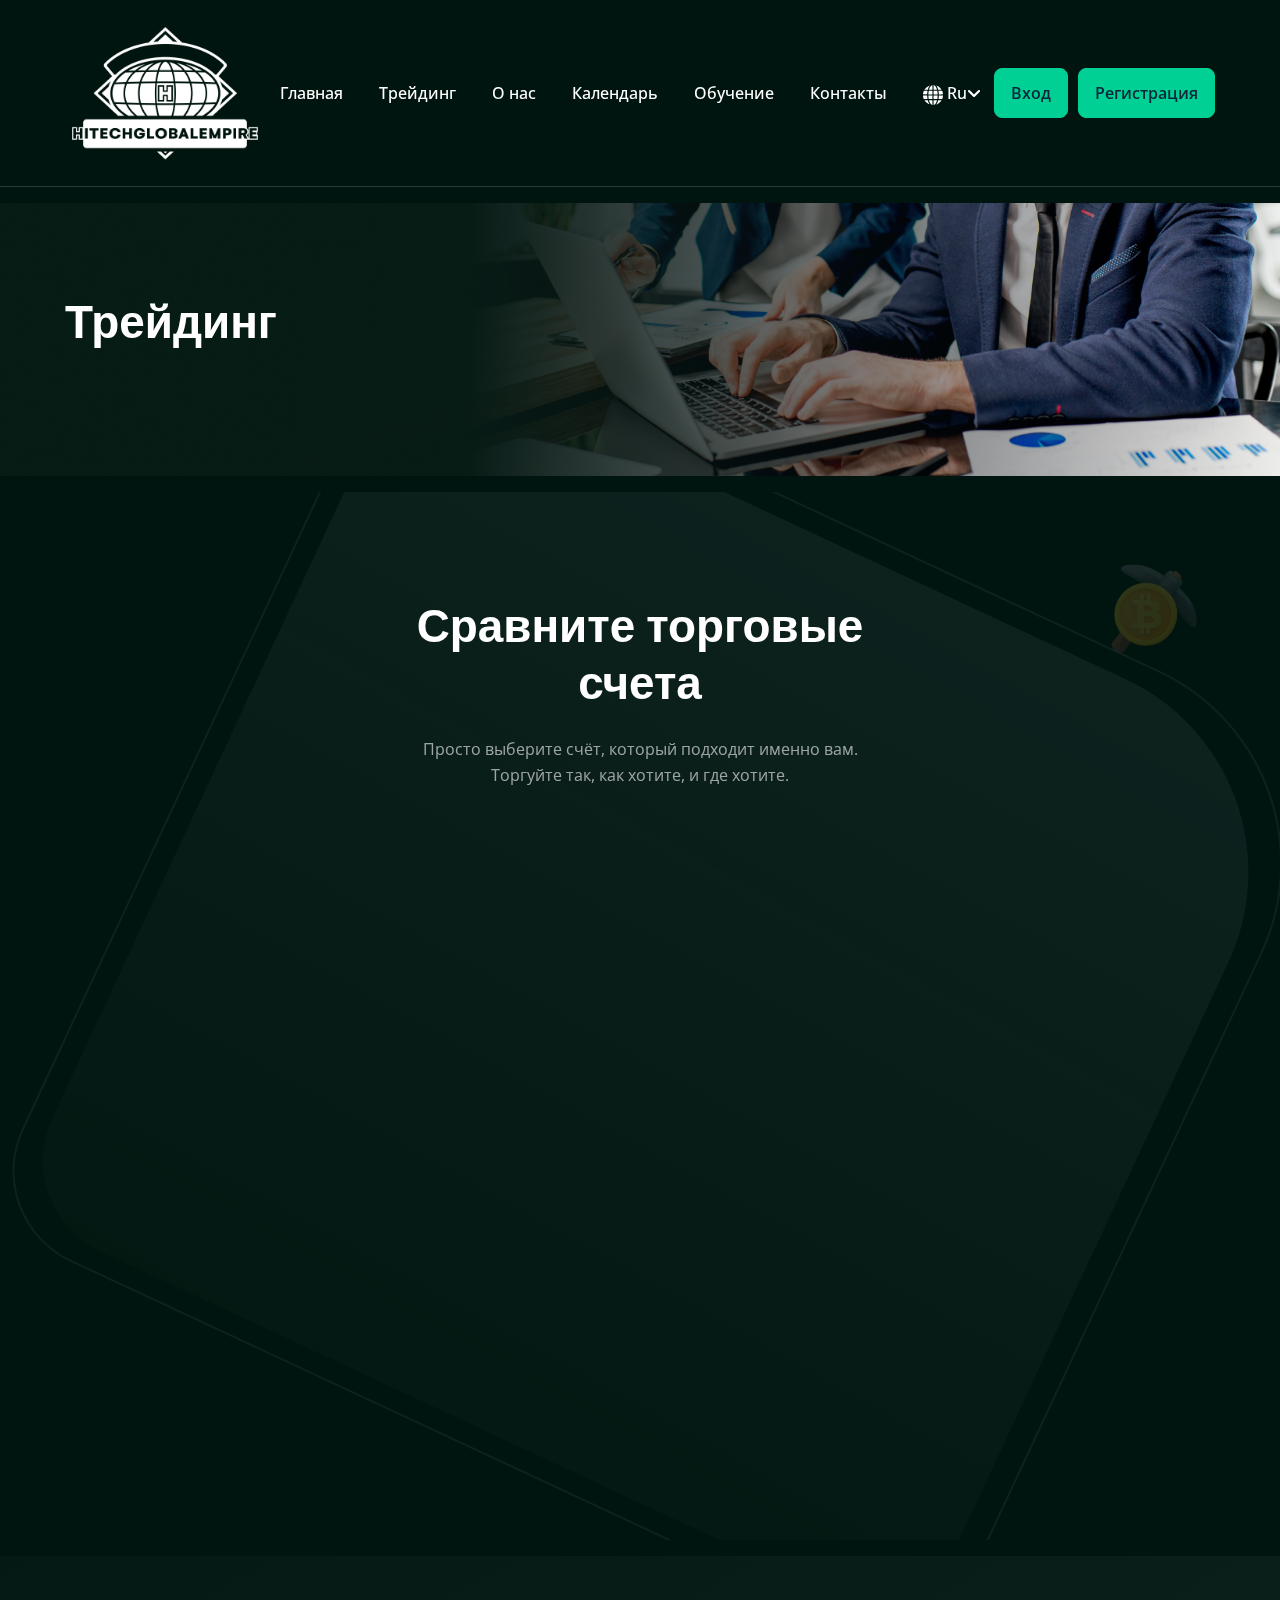
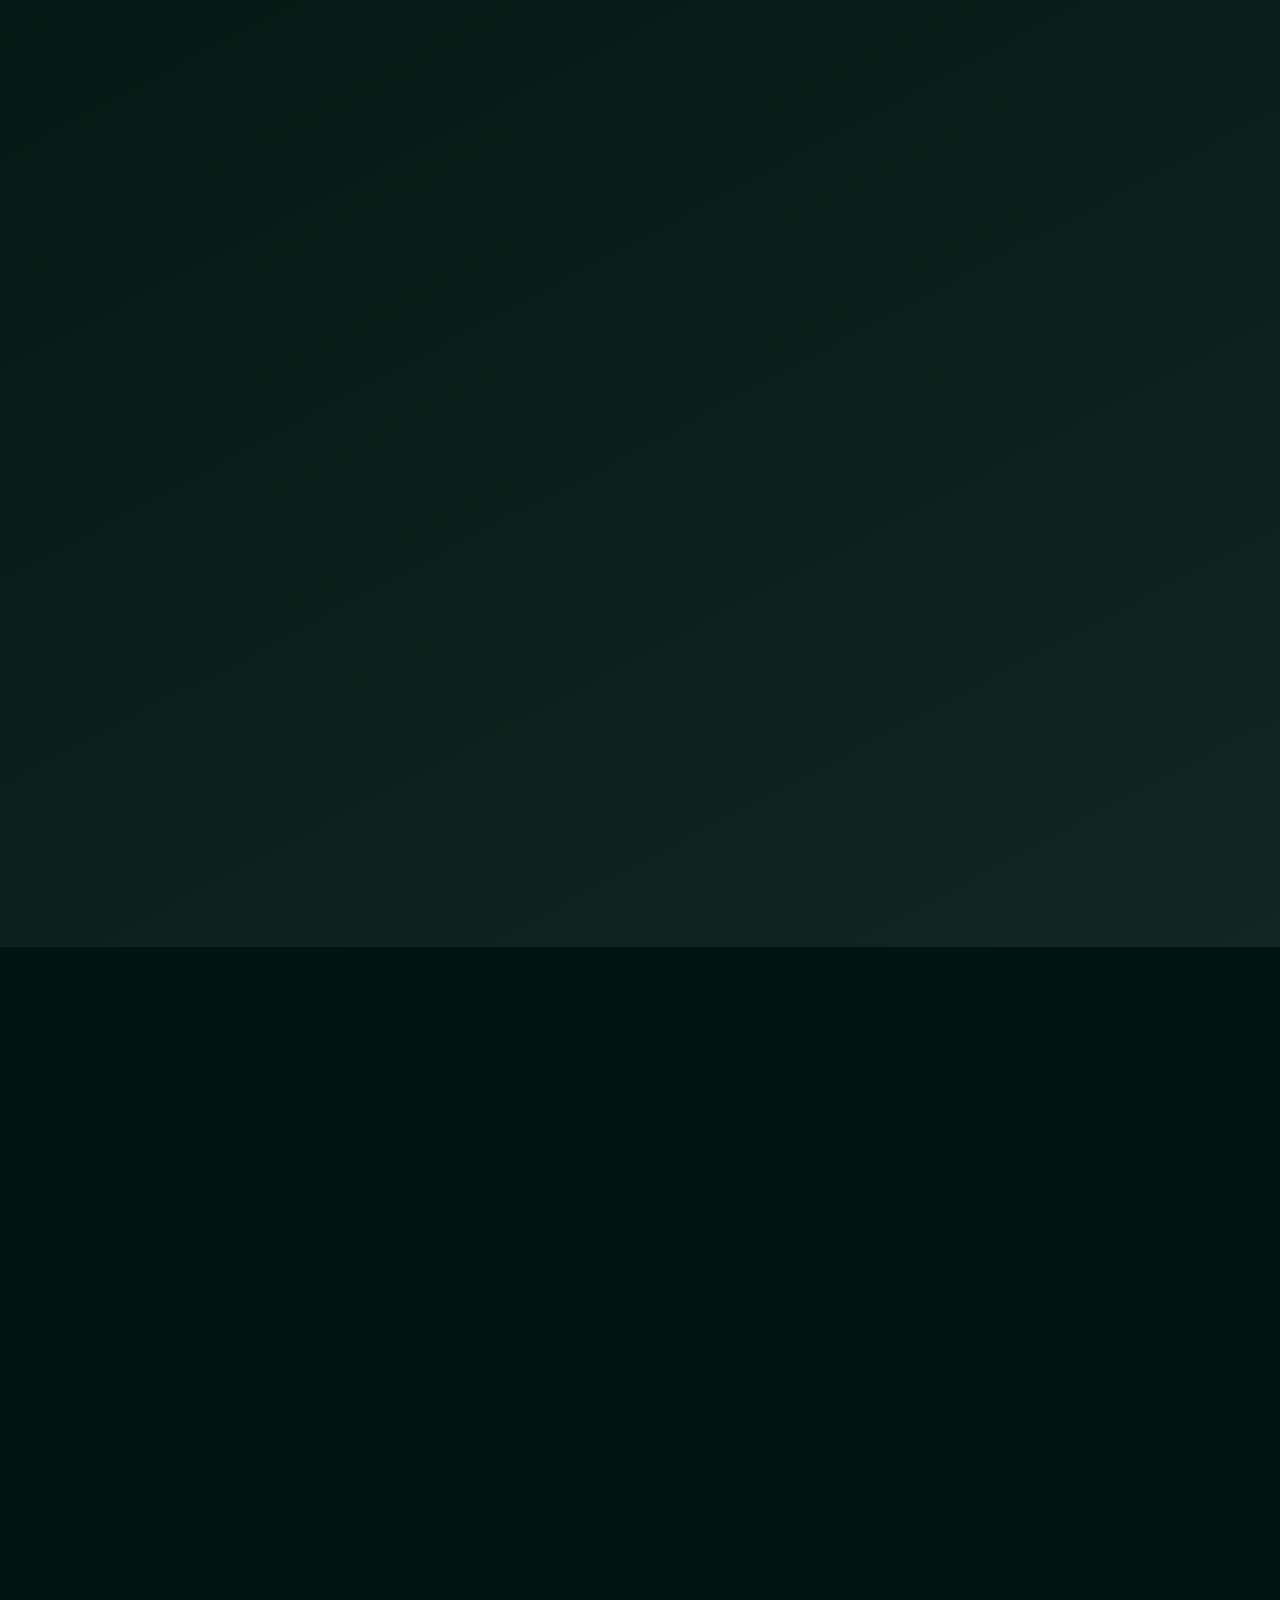
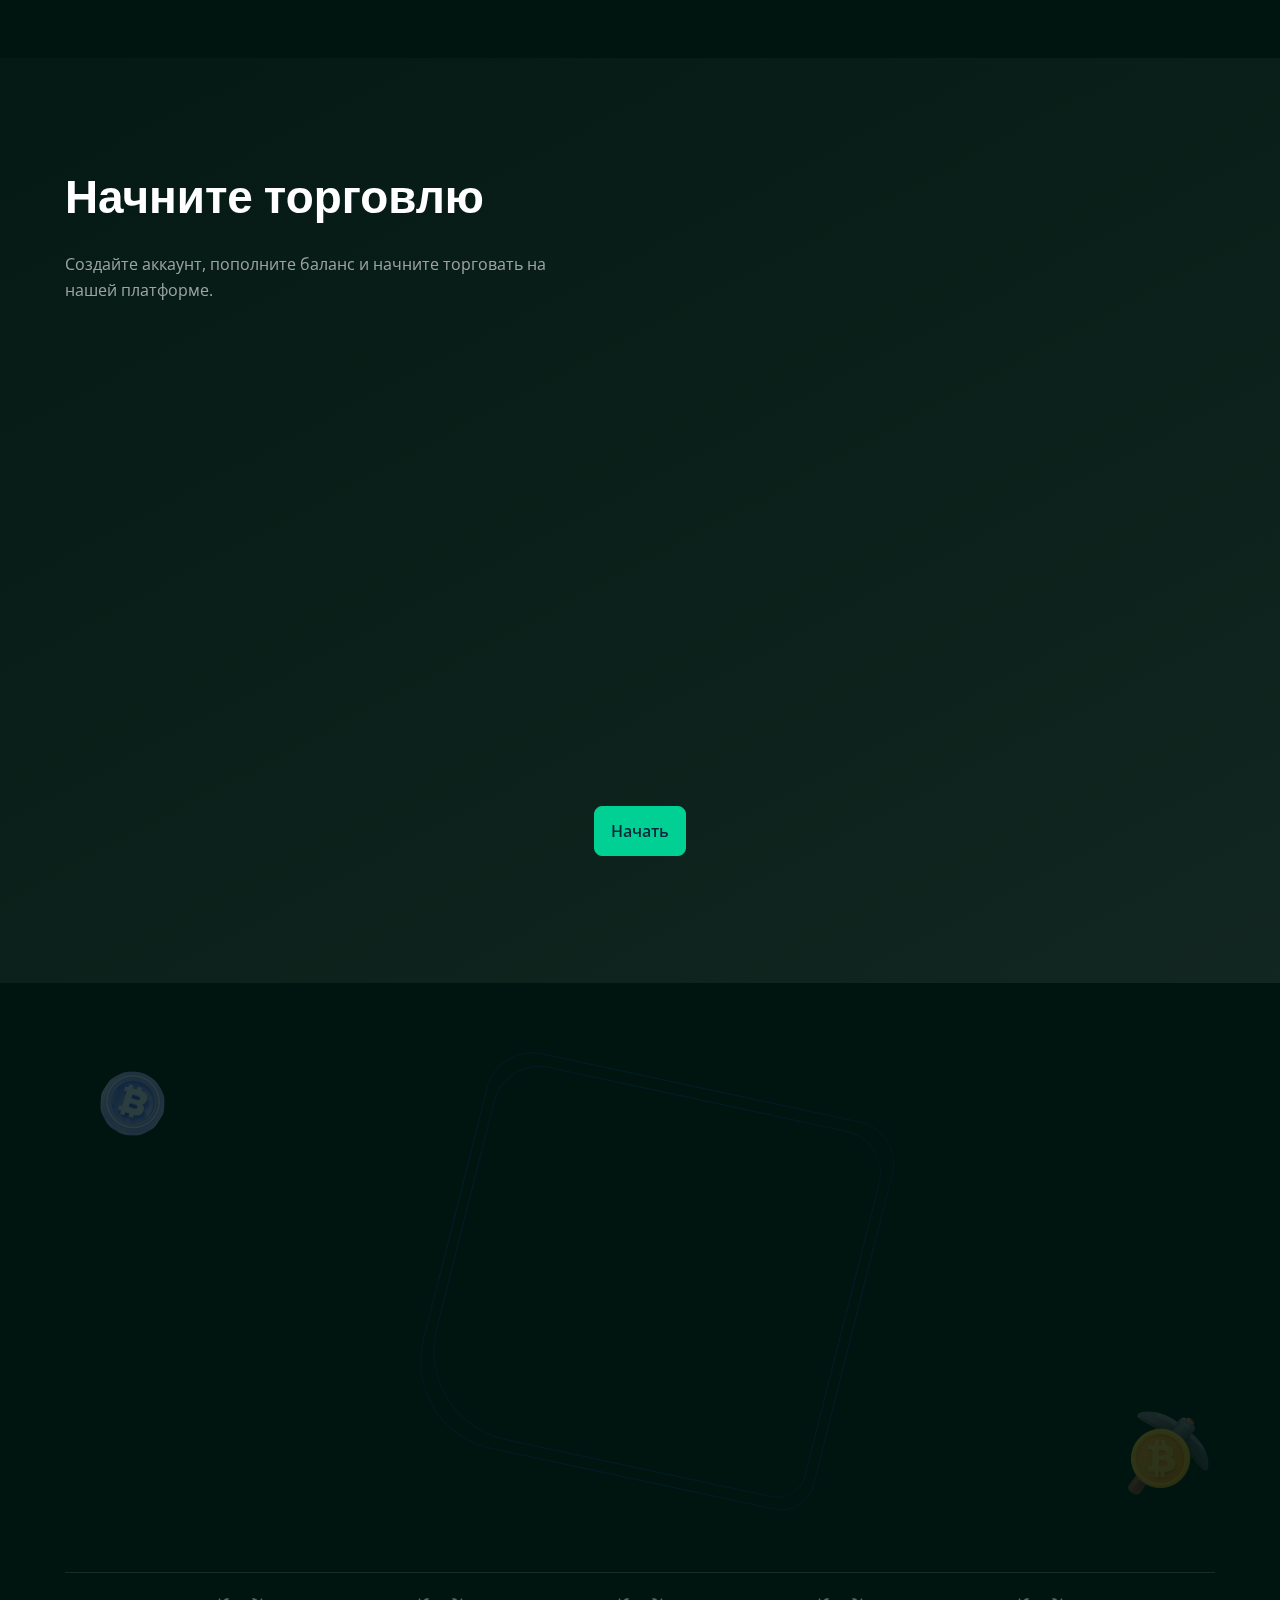
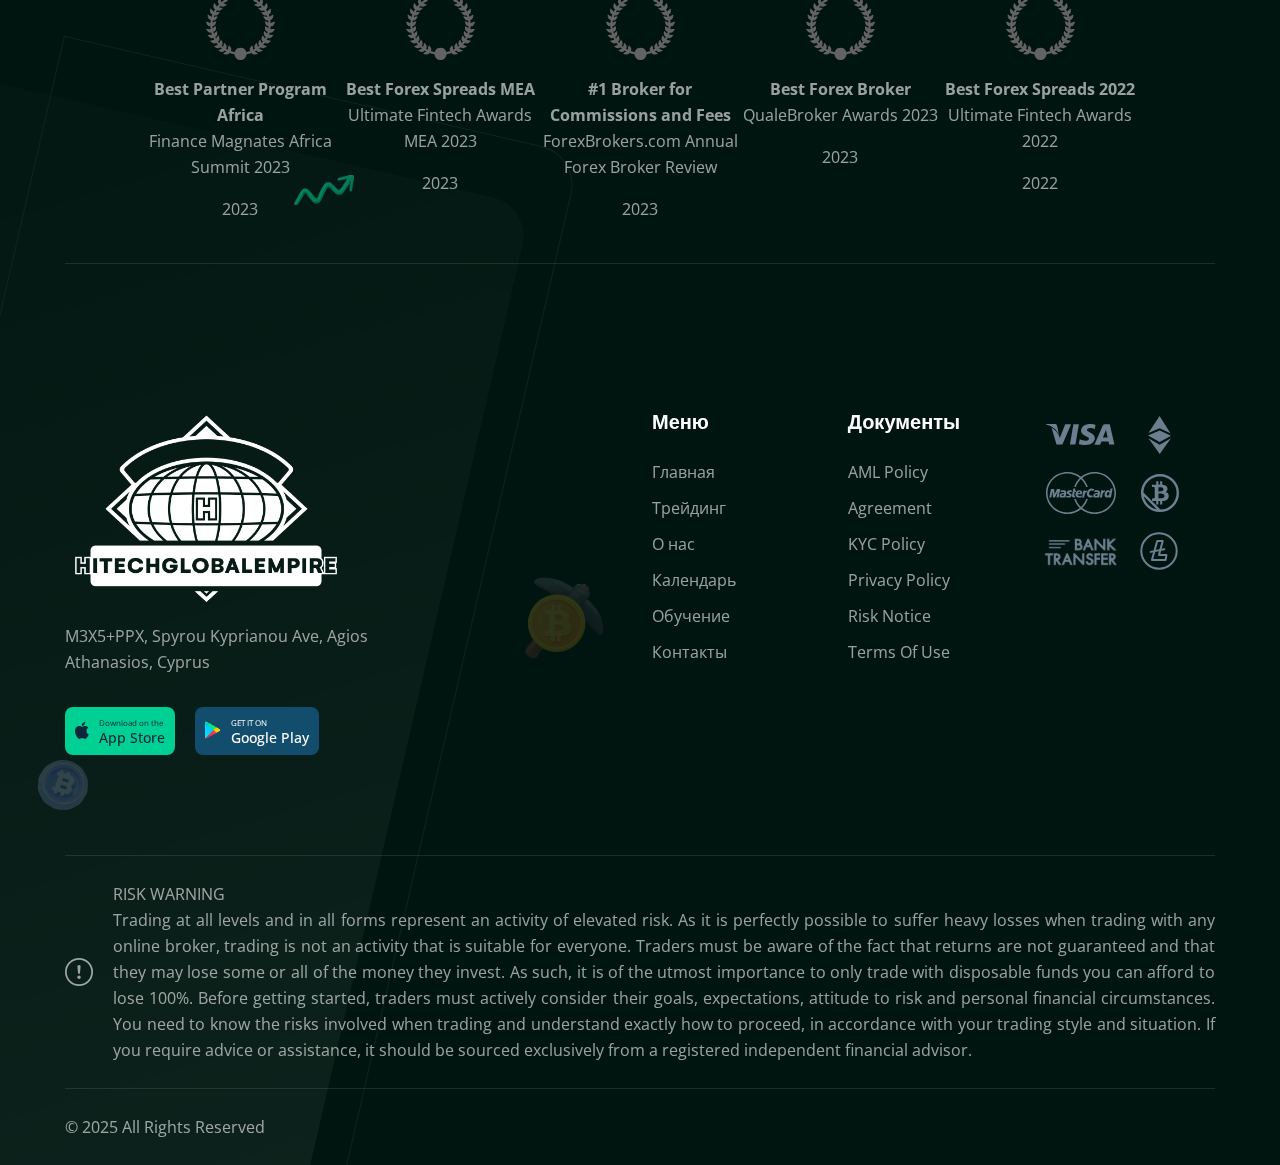
<file: ru/trading/index.html>
<!doctype html>
<html lang="en" data-bs-theme="dark">
  <head>
  <title>TechGlobalEmpire</title>
  <meta charset="UTF-8">
  <meta http-equiv="X-UA-Compatible" content="IE=edge">
  <meta name="viewport" content="width=device-width, initial-scale=1.0">

  <!-- Sites meta Data -->
  <meta name="author" content="">
  <meta name="keywords" content="">
  <meta name="description" content="">

  <link rel="shortcut icon" href="./../../wa-data/public/site/themes/default/assets/images/favicon.ico" type="image/x-icon">
  <link rel="stylesheet" href="../../wa-data/public/site/themes/default/assets/css/bootstrap.min.css">
  <link rel="stylesheet" href="../../wa-data/public/site/themes/default/assets/css/aos.css">
  <link rel="stylesheet" href="../../wa-data/public/site/themes/default/assets/css/all.min.css">

  <link rel="stylesheet" href="../../wa-data/public/site/themes/default/assets/css/swiper-bundle.min.css">

<style type="text/css">
.m-disable-scroll {
    position: fixed;
    overflow: hidden;
    height: 100vh;
    width: 100%;
    left: 0;
    top: 0;
}
.m-wrap {
    position: fixed;
    left:0;
    top: 0;
    width: 100%;
    height: 100vh;
    z-index: 99998;
    background-color: rgba(0, 0, 0, .7);
    display: flex;
    justify-content: center;
    align-items: center;
    display: none;
    opacity: 0;
}
.m-body {
    position: relative;
    background-color: white;
    padding: 15px;
    border-radius: 18px;
}
.m-close {
    position: absolute;
    border: 2px solid black;
    width: 24px;
    height: 24px;
    border-radius: 50px;
    right: 4px;
    top: 4px;
    opacity: 0.2;
	cursor: pointer;
    transition: opacity ease 0.5s;
}
.m-close:hover {
    opacity: 1;
}
.m-close::before,
.m-close::after  {
    content: '';
    position: absolute;
    top: 9px;
    right: -1px;
    display: block;
    width: 22px;
    height: 3px;
    background: black;
}
.m-close::before {
	transform: rotate(45deg);
}
.m-close::after {
	transform: rotate(-45deg);
}
@media (max-height: 773px) {
.m-body {
    height: 100%;
    overflow: scroll;
    border-radius: 0px;
    padding-bottom: 150px!important;
}
    .m-close {
        top: 8px;
    }
}
@media (max-height: 773px) and (orientation: landscape) {
    .m-body {
        height: 100%;
        overflow: scroll;
        border-radius: 0px;
    }
    .m-close {
        top: 18px;
    }
}
@media (max-width: 397px) {
    .m-body {
        padding: 5px;
    }
}
</style>

  <!-- main css for template -->
  <link rel="stylesheet" href="../../wa-data/public/site/themes/default/assets/css/style.css">
</head>

<body>
                    <!-- ===============>> light&dark switch start here <<================= -->
  <div class="lightdark-switch d-none">
    <span class="dark-btn d-none" id="btnSwitch"><img src="../../wa-data/public/site/themes/default/assets/images/icon/moon.svg" alt="light-dark-switchbtn"
        class="swtich-icon"></span>
  </div>
  <!-- ===============>> light&dark switch start here <<================= -->



  <!-- ===============>> Header section start here <<================= -->
  <header class="header-section header-section--style1">
      <style>
          *{
              text-transform: unset!important;
          }
      </style>
    <div class="header-bottom">
      <div class="container">
        <div class="header-wrapper">
          <div class="logo">
            <a href="../../ru.html" class="a-logo" style="width: 200px;">
              <img src="../../wa-data/public/site/img/los.png" alt="logo">
            </a>
          </div>
          <div class="menu-area">
            <ul class="menu menu--style1 menu-de">
              <li>
                <a href="../../ru.html">Главная</a>
              </li>
              <li>
                <a href="index.html">Трейдинг</a>
              </li>
              <li>
                <a href="../about/index.html">О нас</a>
              </li>
              <li>
                <a href="../calendar/index.html">Календарь</a>
              </li>
              <li>
                <a href="../education/index.html">Обучение</a>
              </li>
              
                            
                <li>
                <a href="../contacts/index.html">Контакты</a>
              </li>
              
               <li>
                <a href="index.html#" class="lang-menu">
                    <svg class="lang-svg" xmlns="http://www.w3.org/2000/svg" version="1.0" width="20px" height="20px" viewBox="0 0 512.000000 512.000000" preserveAspectRatio="xMidYMid meet">
                                        <g transform="translate(0.000000,512.000000) scale(0.100000,-0.100000)" fill="#fff" stroke="none">
                                        <path d="M2334 5086 c-75 -28 -149 -72 -236 -142 -222 -179 -429 -543 -552 -971 l-15 -53 440 0 439 0 0 595 c0 327 -3 595 -7 594 -5 0 -35 -10 -69 -23z"></path>
                                        <path d="M2710 4516 l0 -596 435 0 c348 0 435 3 435 13 0 22 -61 208 -101 310 -57 143 -143 308 -218 421 -76 116 -209 259 -296 322 -58 41 -182 104 -232 119 l-23 6 0 -595z"></path>
                                        <path d="M1599 4936 c-463 -189 -869 -517 -1157 -934 l-53 -77 412 -3 c227 -1 414 -1 415 1 2 2 22 66 44 141 103 353 257 671 427 884 14 17 24 32 22 32 -2 0 -52 -20 -110 -44z"></path>
                                        <path d="M3410 4975 c0 -3 20 -32 45 -65 162 -212 318 -545 406 -860 17 -63 34 -118 38 -123 4 -4 193 -6 420 -5 l412 3 -52 75 c-190 277 -444 525 -729 713 -141 92 -540 286 -540 262z"></path>
                                        <path d="M182 3518 c-87 -221 -141 -433 -167 -654 -8 -71 -15 -135 -15 -141 0 -10 112 -13 535 -13 421 0 535 3 535 13 0 161 44 653 74 820 l13 77 -467 0 -467 0 -41 -102z"></path>
                                        <path d="M1460 3615 c0 -2 -9 -60 -20 -127 -24 -149 -47 -356 -55 -498 -3 -58 -8 -144 -11 -192 l-6 -88 521 0 521 0 0 455 0 455 -475 0 c-261 0 -475 -2 -475 -5z"></path>
                                        <path d="M2710 3165 l0 -455 520 0 519 0 -5 98 c-16 301 -29 438 -65 675 l-21 137 -474 0 -474 0 0 -455z"></path>
                                        <path d="M3964 3603 c17 -60 62 -450 71 -618 3 -60 8 -147 11 -192 l6 -83 534 0 c422 0 534 3 534 13 0 6 -7 70 -15 141 -26 220 -79 428 -168 654 l-40 102 -469 0 c-442 0 -469 -1 -464 -17z"></path>
                                        <path d="M0 2397 c0 -50 35 -292 56 -386 26 -119 105 -368 144 -453 l21 -48 468 0 468 0 -14 83 c-20 127 -51 420 -58 542 -3 61 -8 147 -11 193 l-6 82 -534 0 c-422 0 -534 -3 -534 -13z"></path>
                                        <path d="M1376 2308 c11 -214 36 -486 60 -636 13 -86 24 -157 24 -159 0 -2 214 -3 475 -3 l475 0 0 450 0 450 -520 0 -519 0 5 -102z"></path>
                                        <path d="M2710 1960 l0 -450 474 0 474 0 6 28 c30 142 67 490 80 760 l6 112 -520 0 -520 0 0 -450z"></path>
                                        <path d="M4046 2303 c-13 -231 -38 -508 -56 -635 -11 -73 -20 -139 -20 -145 0 -10 100 -13 465 -13 l464 0 21 48 c61 135 132 377 164 552 13 73 36 258 36 290 0 7 -171 10 -534 10 l-534 0 -6 -107z"></path>
                                        <path d="M390 1202 c0 -5 23 -42 51 -83 238 -346 564 -636 933 -830 115 -60 326 -152 334 -145 2 2 -17 31 -43 65 -177 233 -316 538 -429 944 l-17 57 -414 0 c-228 0 -415 -4 -415 -8z"></path>
                                        <path d="M1546 1158 c75 -263 186 -512 313 -702 76 -116 209 -259 296 -322 58 -41 182 -104 233 -119 l22 -6 0 600 0 601 -439 0 -440 0 15 -52z"></path>
                                        <path d="M2710 609 l0 -600 23 7 c210 65 387 214 549 464 105 160 213 403 277 619 17 57 31 105 31 107 0 2 -198 4 -440 4 l-440 0 0 -601z"></path>
                                        <path d="M3866 1078 c-104 -367 -258 -684 -449 -926 -35 -44 380 155 533 255 284 187 540 437 729 712 28 41 51 78 51 83 0 4 -186 8 -413 8 l-413 0 -38 -132z"></path>
                                        </g>
                                        </svg>
                    Ru</a>
                <ul class="submenu lang-sub">
                  <li><a href="../../index.html">En</a></li>
                </ul>
              </li>
              
              
            <li>
                <a href="https://personal.hitechglobalempire.com/auth/login" class="burger-btns"  >Вход</a>
              </li>
              <li>
                <a href="https://personal.hitechglobalempire.com/auth/registration" class="burger-btns" >Регистрация</a>
              </li>
              
            </ul>



          </div>
          <div class="header-action">
            <div class="menu-area">
              <div class="header-btn">
                <a href="https://personal.hitechglobalempire.com/auth/login" class="trk-btn trk-btn--border trk-btn--primary"  >
                  <span>Вход</span>
                </a>
                <a href="https://personal.hitechglobalempire.com/auth/registration" class="trk-btn trk-btn--border trk-btn--primary" >
                  <span>Регистрация</span>
                </a>
              </div>

              <!-- toggle icons -->
              <div class="header-bar d-lg-none header-bar--style1">
                <span></span>
                <span></span>
                <span></span>
              </div>
            </div>
          </div>
        </div>
      </div>
    </div>
  </header>
  <!-- ===============>> Header section end here <<================= -->
         
    
        <style>.text-center{text-align:center;}.text-right{text-align:right}.text-justify{text-align:justify;}</style><p><!-- ================> Page header start here <================== --></p>

<section class="page-header bg--cover" style="background-image:url(../../wa-data/public/site/img/33.png)">
  <div class="container">
    <div class="page-header__content" data-aos="fade-right" data-aos-duration="1000">
      <h2>Трейдинг</h2>
    </div>
  </div>
</section>

<p><!-- ================> Page header end here <================== --></p>

<p><!-- ===============>> Pricing section start here <<================= --></p>

<section class="pricing padding-top padding-bottom">
  <div class="section-header section-header--max50">
    <h2 class="mb-15 mt-minus-5">Сравните торговые счета</h2>
    <p>Просто выберите счёт, который подходит именно вам. Торгуйте так, как хотите, и где хотите.</p>
  </div>
  <div class="container">
    <div class="pricing__wrapper">
      <div class="row g-4 align-items-center">

        <!-- BASIC -->
        <div class="col-md-6 col-lg-4">
          <div class="pricing__item" data-aos="fade-right" data-aos-duration="1000">
            <div class="pricing__item-inner">
              <div class="pricing__item-content">

                <div class="pricing__item-top">
                  <h6 class="mb-15">Базовый</h6>
                  <h3 class="mb-25">$100/Минимальный депозит</h3>
                </div>

                <div class="pricing__item-middle">
                  <ul class="pricing__list">
                    <li class="pricing__list-item"><img src="../../wa-data/public/site/themes/default/assets/images/icon/check.svg" alt="check" >Спреды от 1.5</li>
                    <li class="pricing__list-item"><img src="../../wa-data/public/site/themes/default/assets/images/icon/check.svg" alt="check" >Плечо до 1:200</li>
                    <li class="pricing__list-item"><img src="../../wa-data/public/site/themes/default/assets/images/icon/check.svg" alt="check" >Веб-платформа</li>
                    <li class="pricing__list-item"><img src="../../wa-data/public/site/themes/default/assets/images/icon/check.svg" alt="check" >Обучающие материалы</li>
                  </ul>
                </div>

                <div class="pricing__item-bottom">
                  <a href="https://personal.hitechglobalempire.com/auth/registration"  class="trk-btn trk-btn--outline">Выбрать тариф</a>
                </div>
              </div>
            </div>
          </div>
        </div>

        <!-- STANDARD -->
        <div class="col-md-6 col-lg-4">
          <div class="pricing__item" data-aos="fade-up" data-aos-duration="1000">
            <div class="pricing__item-inner active">
              <div class="pricing__item-content">

                <div class="pricing__item-top">
                  <h6 class="mb-15">Стандарт</h6>
                  <h3 class="mb-25">$1000/Минимальный депозит</h3>
                </div>

                <div class="pricing__item-middle">
                  <ul class="pricing__list">
                    <li class="pricing__list-item"><img src="../../wa-data/public/site/themes/default/assets/images/icon/check.svg" alt="check" >Включает преимущества базового</li>
                    <li class="pricing__list-item"><img src="../../wa-data/public/site/themes/default/assets/images/icon/check.svg" alt="check" >Спреды от 1</li>
                    <li class="pricing__list-item"><img src="../../wa-data/public/site/themes/default/assets/images/icon/check.svg" alt="check" >Плечо до 1:500</li>
                    <li class="pricing__list-item"><img src="../../wa-data/public/site/themes/default/assets/images/icon/check.svg" alt="check" >Мобильная торговля</li>
                    <li class="pricing__list-item"><img src="../../wa-data/public/site/themes/default/assets/images/icon/check.svg" alt="check" >Личный ментор</li>
                  </ul>
                </div>

                <div class="pricing__item-bottom">
                  <a href="https://personal.hitechglobalempire.com/auth/registration"  class="trk-btn trk-btn--outline active">Выбрать тариф</a>
                </div>
              </div>
            </div>
          </div>
        </div>

        <!-- PREMIUM -->
        <div class="col-md-6 col-lg-4">
          <div class="pricing__item" data-aos="fade-left" data-aos-duration="1000">
            <div class="pricing__item-inner">
              <div class="pricing__item-content">

                <div class="pricing__item-top">
                  <h6 class="mb-15">Премиум</h6>
                  <h3 class="mb-25">$5000/Минимальный депозит</h3>
                </div>

                <div class="pricing__item-middle">
                  <ul class="pricing__list">
                    <li class="pricing__list-item"><img src="../../wa-data/public/site/themes/default/assets/images/icon/check.svg" alt="check" >Включает преимущества стандарта</li>
                    <li class="pricing__list-item"><img src="../../wa-data/public/site/themes/default/assets/images/icon/check.svg" alt="check" >Спреды от 0</li>
                    <li class="pricing__list-item"><img src="../../wa-data/public/site/themes/default/assets/images/icon/check.svg" alt="check" >Плечо до 1:500</li>
                    <li class="pricing__list-item"><img src="../../wa-data/public/site/themes/default/assets/images/icon/check.svg" alt="check" >Криптобиржа</li>
                  </ul>
                </div>

                <div class="pricing__item-bottom">
                  <a href="https://personal.hitechglobalempire.com/auth/registration"  class="trk-btn trk-btn--outline">Выбрать тариф</a>
                </div>
              </div>
            </div>
          </div>
        </div>

      </div>
    </div>
  </div>
  <div class="pricing__shape">
    <span class="pricing__shape-item pricing__shape-item--1"><span></span></span>
    <span class="pricing__shape-item pricing__shape-item--2"><img src="../../wa-data/public/site/themes/default/assets/images/icon/1.png" alt="shape-icon"></span>
  </div>
</section>

<p><!-- ===============>> Pricing section end here <<================= --></p>

<p><!-- ===============>> feature section start here <<================= --></p>

<section class="feature feature--style1 padding-bottom padding-top bg-color">
  <div class="container">
    <div class="feature__wrapper">
      <div class="row g-5 align-items-center justify-content-between">

        <div class="col-md-6 col-lg-5">
          <div class="feature__thumb pt-5 pt-md-0" data-aos="fade-left" data-aos-duration="800">
            <div class="feature__thumb-inner">
              <div class="tab-content" id="feat-pills-tabContent">
                <div class="tab-pane fade show active" id="feat-pills-one" role="tabpanel">
                  <div class="feature__image floating-content">
                    <img src="../../wa-data/public/site/img/up.png" alt="Feature image">
                  </div>
                </div>
              </div>
            </div>
          </div>
        </div>

        <div class="col-md-6 col-lg-5">
          <div class="feature__content" data-aos="fade-right" data-aos-duration="800">
            <div class="feature__content-inner">
              <div class="section-header">
                <h2 class="mb-15 mt-minus-5">Почему выбирают нас?</h2>
                <p class="mb-0">TechGlobalEmpire &mdash; лучшее место, чтобы начать торговлю, благодаря множеству уникальных преимуществ и инструментов.</p>
              </div>

              <div class="feature__nav">
                <div class="nav nav--feature flex-column nav-pills" role="tablist">
                  <div class="nav-link">
                    <div class="feature__item">
                      <div class="feature__item-inner">
                        <div class="feature__item-content">
                          <h6>Получите прямой доступ к рынку (DMA) для прозрачного и эффективного исполнения сделок.</h6>
                        </div>
                      </div>
                    </div>
                  </div>
                  <div class="nav-link">
                    <div class="feature__item">
                      <div class="feature__item-inner">
                        <div class="feature__item-content">
                          <h6>Воспользуйтесь низкими комиссиями для максимально выгодной торговли.</h6>
                        </div>
                      </div>
                    </div>
                  </div>
                  <div class="nav-link">
                    <div class="feature__item">
                      <div class="feature__item-inner">
                        <div class="feature__item-content">
                          <h6>Торгуйте уверенно &mdash; узкие спреды позволяют увеличить потенциальную прибыль.</h6>
                        </div>
                      </div>
                    </div>
                  </div>
                  <div class="nav-link">
                    <div class="feature__item">
                      <div class="feature__item-inner">
                        <div class="feature__item-content">
                          <h6>Ваши средства хранятся на сегрегированных счетах для дополнительной безопасности.</h6>
                        </div>
                      </div>
                    </div>
                  </div>
                </div>
              </div>

            </div>
          </div>
        </div>

      </div>
    </div>
  </div>
</section>

<p><!-- ===============>> feature section end here <<================= --></p>

<p><!-- ===============>> About section start here <<================= --></p>

<section class="about about--style1">
  <div class="container">
    <div class="about__wrapper">
      <div class="row gx-5 gy-4 align-items-center">
        <div class="col-lg-6">
          <div class="about__content" data-aos="fade-left" data-aos-duration="800">
            <div class="about__content-inner">
              <h2>Максимизируйте свой торговый потенциал</h2>
              <p class="mb-0">Наша платформа создана, чтобы сделать торговлю простой и доступной для всех &mdash; от новичков до профессионалов. Вам доступны настраиваемые графики, рыночные данные в реальном времени и различные типы ордеров для уверенных решений.</p>
              <a href="index.html#openmodal1" class="trk-btn trk-btn--border trk-btn--primary">Подробнее</a>
            </div>
          </div>
        </div>

        <div class="col-lg-6">
          <div class="about__thumb pe-lg-5" data-aos="fade-right" data-aos-duration="800">
            <div class="about__thumb-inner">
              <div class="about__thumb-image floating-content">
                <img src="../../wa-data/public/site/img/1ee-1.png" alt="rating">
              </div>
            </div>
          </div>
        </div>

      </div>
    </div>
  </div>
</section>

<p><!-- ===============>> About section end here <<================= --></p>

<p><!-- ===============>> Blog section start here <<================= --></p>

<section class="blog padding-top padding-bottom bg-color">
  <div class="container">
    <div class="section-header d-md-flex align-items-center justify-content-between">
      <div class="section-header__content">
        <h2 class="mb-15">Начните торговлю</h2>
        <p class="mb-0">Создайте аккаунт, пополните баланс и начните торговать на нашей платформе.</p>
      </div>
    </div>

    <div class="blog__wrapper" data-aos="fade-up" data-aos-duration="1000">
      <div class="blog__slider swiper">
        <div class="swiper-wrapper">

          <div class="swiper-slide">
            <div class="blog__item blog__item--style2">
              <div class="blog__thumb"><img src="../../wa-data/public/site/img/11.jpg" alt="blog"></div>
              <div class="blog__content">
                <span class="blog__meta-tag blog__meta-tag--style1">Шаг 1</span>
                <h5><a href="index.html#" class="no-click">Регистрация</a></h5>
                <p>Откройте торговый счёт, заполнив простую регистрационную форму.</p>
              </div>
            </div>
          </div>

          <div class="swiper-slide">
            <div class="blog__item blog__item--style2">
              <div class="blog__thumb"><img src="../../wa-data/public/site/img/22.jpg" alt="blog"></div>
              <div class="blog__content">
                <span class="blog__meta-tag blog__meta-tag--style1">Шаг 2</span>
                <h5><a href="index.html#" class="no-click">Пополнение</a></h5>
                <p>Пополните счёт с помощью удобных платёжных систем и методов оплаты.</p>
              </div>
            </div>
          </div>

          <div class="swiper-slide">
            <div class="blog__item blog__item--style2">
              <div class="blog__thumb"><img src="../../wa-data/public/site/img/33.jpg" alt="blog"></div>
              <div class="blog__content">
                <span class="blog__meta-tag blog__meta-tag--style1">Шаг 3</span>
                <h5><a href="index.html#" class="no-click">Торговля</a></h5>
                <p>Исследуйте широкий выбор цифровых активов и находите лучшие торговые возможности.</p>
              </div>
            </div>
          </div>

        </div>
      </div>
    </div>

    <div class="text-center">
      <a href="https://personal.hitechglobalempire.com/auth/registration"  class="trk-btn trk-btn--border trk-btn--primary mt-40">Начать</a>
    </div>
  </div>
</section>

<p><!-- ===============>> Blog section end here <<================= --></p>

<p><!-- ===============>> CTA section start here <<================= --></p>

<section class="cta padding-top padding-bottom">
  <div class="container">
    <div class="cta__wrapper">
      <div class="cta__newsletter justify-content-center">
        <div class="cta__newsletter-inner" data-aos="fade-up" data-aos-duration="1000">
          <div class="cta__thumb">
            <img src="../../wa-data/public/site/img/080.png" alt="cta-thumb">
          </div>
          <div class="cta__subscribe">
            <h2 class="mb-0">Демо счёт</h2>
            <p>Развивайте навыки и тренируйтесь без риска на нашем бесплатном демо-счёте.</p>
            <form class="cta-form cta-form--style2 form-subscribe" action="index.html#">
              <div class="cta-form__inner d-sm-flex align-items-center">
                <a href="https://personal.hitechglobalempire.com/auth/registration"  class="trk-btn trk-btn--large trk-btn--secondary2">Открыть демо-счёт</a>
              </div>
            </form>
          </div>
        </div>
      </div>
      <div class="cta__shape">
        <span class="cta__shape-item cta__shape-item--1"><img src="../../wa-data/public/site/themes/default/assets/images/cta/2.png" alt="shape"></span>
        <span class="cta__shape-item cta__shape-item--2"><img src="../../wa-data/public/site/themes/default/assets/images/cta/4.png" alt="shape"></span>
        <span class="cta__shape-item cta__shape-item--3"><img src="../../wa-data/public/site/themes/default/assets/images/cta/5.png" alt="shape"></span>
      </div>
    </div>
  </div>
</section>

<p><!-- ===============>> CTA section end here <<================= --></p>

 

        
                    <!-- ===============>> footer start here <<================= -->
  <footer class="footer brand-1">
    <div class="container">
      <div class="footer__wrapper">
                                    <div class="footer__bottom">
          <div class="footer__end" style="justify-content: center;">
            <div class="footer__end-copyright" style="    align-items: baseline;    flex-wrap: wrap;
    justify-content: center;">
                <div class="foo-card" style="width: 200px;text-align: center;">
                    <img class="mb-3" src="../../wa-data/public/site/themes/default/assets/images/award.svg">
                    <p>
                        <b>Best Partner Program Africa</b><br>
                        Finance Magnates Africa Summit 2023
                    </p>
                    <p>2023</p>
                </div>
                
                                <div class="foo-card" style="width: 200px;text-align: center;">
                    <img class="mb-3" src="../../wa-data/public/site/themes/default/assets/images/award.svg">
                    <p>
                        <b>Best Forex Spreads MEA</b><br>
                        Ultimate Fintech Awards MEA 2023
                    </p>
                    <p>2023</p>
                </div>
                
                                <div class="foo-card" style="width: 200px;text-align: center;">
                    <img class="mb-3" src="../../wa-data/public/site/themes/default/assets/images/award.svg">
                    <p>
                        <b>#1 Broker for Commissions and Fees</b><br>
                        ForexBrokers.com Annual Forex Broker Review
                    </p>
                    <p>2023</p>
                </div>
                
                                <div class="foo-card" style="width: 200px;text-align: center;">
                    <img class="mb-3" src="../../wa-data/public/site/themes/default/assets/images/award.svg">
                    <p>
                        <b>Best Forex Broker</b><br>
                        QualeBroker Awards 2023
                    </p>
                    <p>2023</p>
                </div>
                
                                <div class="foo-card" style="width: 200px;text-align: center;">
                    <img class="mb-3" src="../../wa-data/public/site/themes/default/assets/images/award.svg">
                    <p>
                        <b>Best Forex Spreads 2022</b><br>
                        Ultimate Fintech Awards 2022
                    </p>
                    <p>2022</p>
                </div>
            </div>
          </div>
        </div>
         <div class="footer__end"></div>
        <div class="footer__top footer__top--style1">
          <div class="row gy-5 gx-4">
            <div class="col-md-6">
              <div class="footer__about">
                <a href="../../ru.html" class="footer__about-logo"><img src="../../wa-data/public/site/img/los.png"
                    alt="Logo" width="50%" ></a>
                <p class="footer__about-moto ">M3X5+PPX, Spyrou Kyprianou Ave, Agios Athanasios, Cyprus</p>
                <div class="footer__app">
                  <div class="footer__app-item footer__app-item--apple">
                    <div class="footer__app-inner">
                      <div class="footer__app-thumb">
                        <a href="https://www.apple.com/app-store/"  class="stretched-link no-click">
                          <img src="../../wa-data/public/site/themes/default/assets/images/footer/apple.png" alt="apple-icon">
                        </a>
                      </div>
                      <div class="footer__app-content">
                        <span>Download on the</span>
                        <p class="mb-0">App Store</p>
                      </div>
                    </div>
                  </div>
                  <div class="footer__app-item footer__app-item--playstore">
                    <div class="footer__app-inner">
                      <div class="footer__app-thumb">
                        <a href="https://play.google.com/store"  class="stretched-link no-click">
                          <img src="../../wa-data/public/site/themes/default/assets/images/footer/play.png" alt="playstore-icon">
                        </a>
                      </div>
                      <div class="footer__app-content">
                        <span>GET IT ON</span>
                        <p class="mb-0">Google Play</p>
                      </div>
                    </div>
                  </div>
                </div>
              </div>
            </div>
            <div class="col-md-2 col-sm-4 col-6">
              <div class="footer__links">
                <div class="footer__links-tittle">
                  <h6>Меню</h6>
                </div>
                <div class="footer__links-content">
                  <ul class="footer__linklist">
                      <li class="footer__linklist-item">
                <a href="../../ru.html">Главная</a>
                    </li>
                <li class="footer__linklist-item"><a href="index.html">Трейдинг</a>
                    </li>
                <li class="footer__linklist-item"><a href="../about/index.html">О нас</a>
                    </li>
                <li class="footer__linklist-item"><a href="../calendar/index.html">Календарь</a>
                    </li>
                <li class="footer__linklist-item"><a href="../education/index.html">Обучение</a>
                    </li>
                <li class="footer__linklist-item"><a href="../contacts/index.html">Контакты</a>
                    </li>
                  </ul>
                </div>
              </div>

            </div>
            <div class="col-md-2 col-sm-4 col-6">
              <div class="footer__links">
                <div class="footer__links-tittle">
                    <h6>Документы</h6>
                                 </div>
                <div class="footer__links-content">
                  <ul class="footer__linklist">
                    <li class="footer__linklist-item"> <a href="../../docs/AML&#32;Policy.pdf" >AML Policy</a>
                    </li>
                    <li class="footer__linklist-item"> <a href="../../docs/Agreement.pdf" >Agreement</a>
                    </li>
                    <li class="footer__linklist-item"> <a href="../../docs/KYC&#32;Policy.pdf" >KYC Policy</a></li>
                    <li class="footer__linklist-item"> <a href="../../docs/Privacy&#32;Policy.pdf" >Privacy Policy</a> </li>
                    <li class="footer__linklist-item"> <a href="../../docs/Risk&#32;notice.pdf" >Risk Notice</a></li>
                    <li class="footer__linklist-item"> <a href="../../docs/Terms&#32;of&#32;use.pdf" >Terms Of Use</a> </li>
                  </ul>
                </div>
              </div>

            </div>
            <div class="col-md-2 col-sm-4">
                <img class="mb-3" src="../../wa-data/public/site/themes/default/assets/images/footer-icons/visa.svg">
                <img class="mb-3" src="../../wa-data/public/site/themes/default/assets/images/footer-icons/ethereum.svg">
                <img class="mb-3" src="../../wa-data/public/site/themes/default/assets/images/footer-icons/mastercard.svg">
                <img class="mb-3" src="../../wa-data/public/site/themes/default/assets/images/footer-icons/bitcoin.svg">
                <img class="mb-3" src="../../wa-data/public/site/themes/default/assets/images/footer-icons/bank.svg">
                <img class="mb-3" src="../../wa-data/public/site/themes/default/assets/images/footer-icons/litecoin.svg">

            </div>
          </div>
        </div>
        <div class="footer__bottom">
          <div class="footer__end">
            <div class="footer__end-copyright">
                <svg class="warn-svg" xmlns="http://www.w3.org/2000/svg" width="160" height="160" fill="currentColor" class="bi bi-exclamation-circle" viewBox="0 0 16 16" style="margin-right: 20px">
  <path d="M8 15A7 7 0 1 1 8 1a7 7 0 0 1 0 14zm0 1A8 8 0 1 0 8 0a8 8 0 0 0 0 16z"/>
  <path d="M7.002 11a1 1 0 1 1 2 0 1 1 0 0 1-2 0zM7.1 4.995a.905.905 0 1 1 1.8 0l-.35 3.507a.552.552 0 0 1-1.1 0L7.1 4.995z"/>
</svg>
              <p class=" mb-0" style="text-align: justify">RISK WARNING<br>Trading at all levels and in all forms represent an activity of elevated risk. As it is perfectly possible to suffer heavy losses when trading with any online broker, trading is not an activity that is suitable for everyone. Traders must be aware of the fact that returns are not guaranteed and that they may lose some or all of the money they invest. As such, it is of the utmost importance to only trade with disposable funds you can afford to lose 100%. Before getting started, traders must actively consider their goals, expectations, attitude to risk and personal financial circumstances. You need to know the risks involved when trading and understand exactly how to proceed, in accordance with your trading style and situation. If you require advice or assistance, it should be sourced exclusively from a registered independent financial advisor.</p>
            </div>
          </div>
        </div>
        
                <div class="footer__bottom">
          <div class="footer__end">
            <div class="footer__end-copyright">
              <p class=" mb-0">© 2025 All Rights Reserved</p>
            </div>
            <div class="d-none">
              <ul class="social">
                <li class="social__item">
                  <a href="https://usablecapital.com/ru/trading/index-3-dark.html#" class="social__link social__link--style22"><i class="fab fa-facebook-f"></i></a>
                </li>
                <li class="social__item">
                  <a href="https://usablecapital.com/ru/trading/index-3-dark.html#" class="social__link social__link--style22 "><i class="fab fa-instagram"></i></a>
                </li>
                <li class="social__item">
                  <a href="https://usablecapital.com/ru/trading/index-3-dark.html#" class="social__link social__link--style22"><i class="fa-brands fa-linkedin-in"></i></a>
                </li>
                <li class="social__item">
                  <a href="https://usablecapital.com/ru/trading/index-3-dark.html#" class="social__link social__link--style22"><i class="fab fa-youtube"></i></a>
                </li>
                <li class="social__item">
                  <a href="https://usablecapital.com/ru/trading/index-3-dark.html#" class="social__link social__link--style22 "><i class="fab fa-twitter"></i></a>
                </li>
              </ul>
            </div>
          </div>
        </div>
      </div>
    </div>
    <div class="footer__shape">
      <span class="footer__shape-item footer__shape-item--1"><img src="../../wa-data/public/site/themes/default/assets/images/footer/1.png"
          alt="shape icon"></span>
      <span class="footer__shape-item footer__shape-item--2"> <span></span> </span>

      <span class="footer__shape-item footer__shape-item--4"><img src="../../wa-data/public/site/themes/default/assets/images/icon/shape/2.png"
          alt="shape icon"></span>
      <span class="footer__shape-item footer__shape-item--5"><img src="../../wa-data/public/site/themes/default/assets/images/icon/shape/1.png"
          alt="shape icon"></span>
    </div>
  </footer>
    <div class="m-wrap">
    <div class="m-body">
        <div class="m-close"></div>
        <iframe src="https://cabinet.usablecapital.com/auth/registration" name="registration" class="autoHeight-iframe" border="0" style="border:0;" width="365" height="770"> </iframe>
    </div>
</div>
  <!-- ===============>> footer end here <<================= -->
  
    <!-- ===============>> scrollToTop start here <<================= -->
  <a href="https://usablecapital.com/ru/trading/index-3-dark.html#" class="scrollToTop scrollToTop--home1 d-none"><i class="fa-solid fa-arrow-up-from-bracket"></i></a>
  <!-- ===============>> scrollToTop ending here <<================= -->


  <!-- vendor plugins -->

  <script src="../../wa-data/public/site/themes/default/assets/js/bootstrap.bundle.min.js"></script>
  <script src="../../wa-data/public/site/themes/default/assets/js/all.min.js"></script>
  <script src="../../wa-data/public/site/themes/default/assets/js/swiper-bundle.min.js"></script>
  <script src="../../wa-data/public/site/themes/default/assets/js/aos.js"></script>
  <script src="../../wa-data/public/site/themes/default/assets/js/fslightbox.js"></script>
  <script src="../../wa-data/public/site/themes/default/assets/js/purecounter_vanilla.js"></script>



  <script src="../../wa-data/public/site/themes/default/assets/js/custom.js"></script>
  
  <script>
document.addEventListener("DOMContentLoaded", function () {
  document.querySelectorAll('a[href="#openmodal1"]').forEach(link => {
    link.setAttribute("href", "https://cabinet.usablecapital.com/auth/registration");
    link.setAttribute("target", "_blank");
  });
});
</script>
                <script>document.addEventListener("DOMContentLoaded", function () {
    const allLinks = document.querySelectorAll('[href="#openmodal1"]');
    const mWrap = document.querySelector('.m-wrap')
    const scroll = (isEnabled) => {
        const div = document.createElement('div');
        div.style.cssText = 'overflow-y: scroll; width: 50px; height: 50px;'
        document.body.append(div);
        let scrollWidth = div.offsetWidth - div.clientWidth;
        div.remove();
        if (isEnabled) {
            const pagePos = window.scrollY
            document.body.classList.add('m-disable-scroll')
            document.body.dataset.position = pagePos
            document.body.style.top = -pagePos + 'px'
            document.body.style.paddingRight = scrollWidth + 'px'
        } else {
            const pagePos = +document.body.dataset.position
            document.body.style.top = 'auto'
            document.body.classList.remove('m-disable-scroll')
            window.scrollTo({ top: pagePos, left: 0, behavior: 'instant' })
            document.body.removeAttribute('data-position')
            document.body.style.paddingRight = 0
        }
    }
    const animate = ({ timing, draw, duration }) => {
        let start = performance.now();
        requestAnimationFrame(function animate(time) {
            let timeFraction = (time - start) / duration;
            if (timeFraction > 1) timeFraction = 1;
            let progress = timing(timeFraction);
            draw(progress);
            if (timeFraction < 1) {
                requestAnimationFrame(animate);
            }
        });
    }
    allLinks.forEach((link) => {
        link.addEventListener('click', e => {
            mWrap.style.display = 'flex'
            animate({
                duration: 300,
                timing(timeFraction) {
                    return timeFraction;
                },
                draw(progress) {
                    mWrap.style.opacity = progress + '';
                }
            });
            scroll(true)
        })
    })
    mWrap.addEventListener('click', e => {
        if (e.target.classList.contains('m-close') || e.target.classList.contains('m-wrap')) {
            animate({
                duration: 300,
                timing(timeFraction) {
                    return timeFraction;
                },
                draw(progress) {
                    mWrap.style.opacity = 1 - progress + '';
                }
            });
            setTimeout(() => {
                mWrap.style.display = 'none'
            }, 300)
            scroll(false)
        }
    })
})</script>
</body>
</html>
</file>
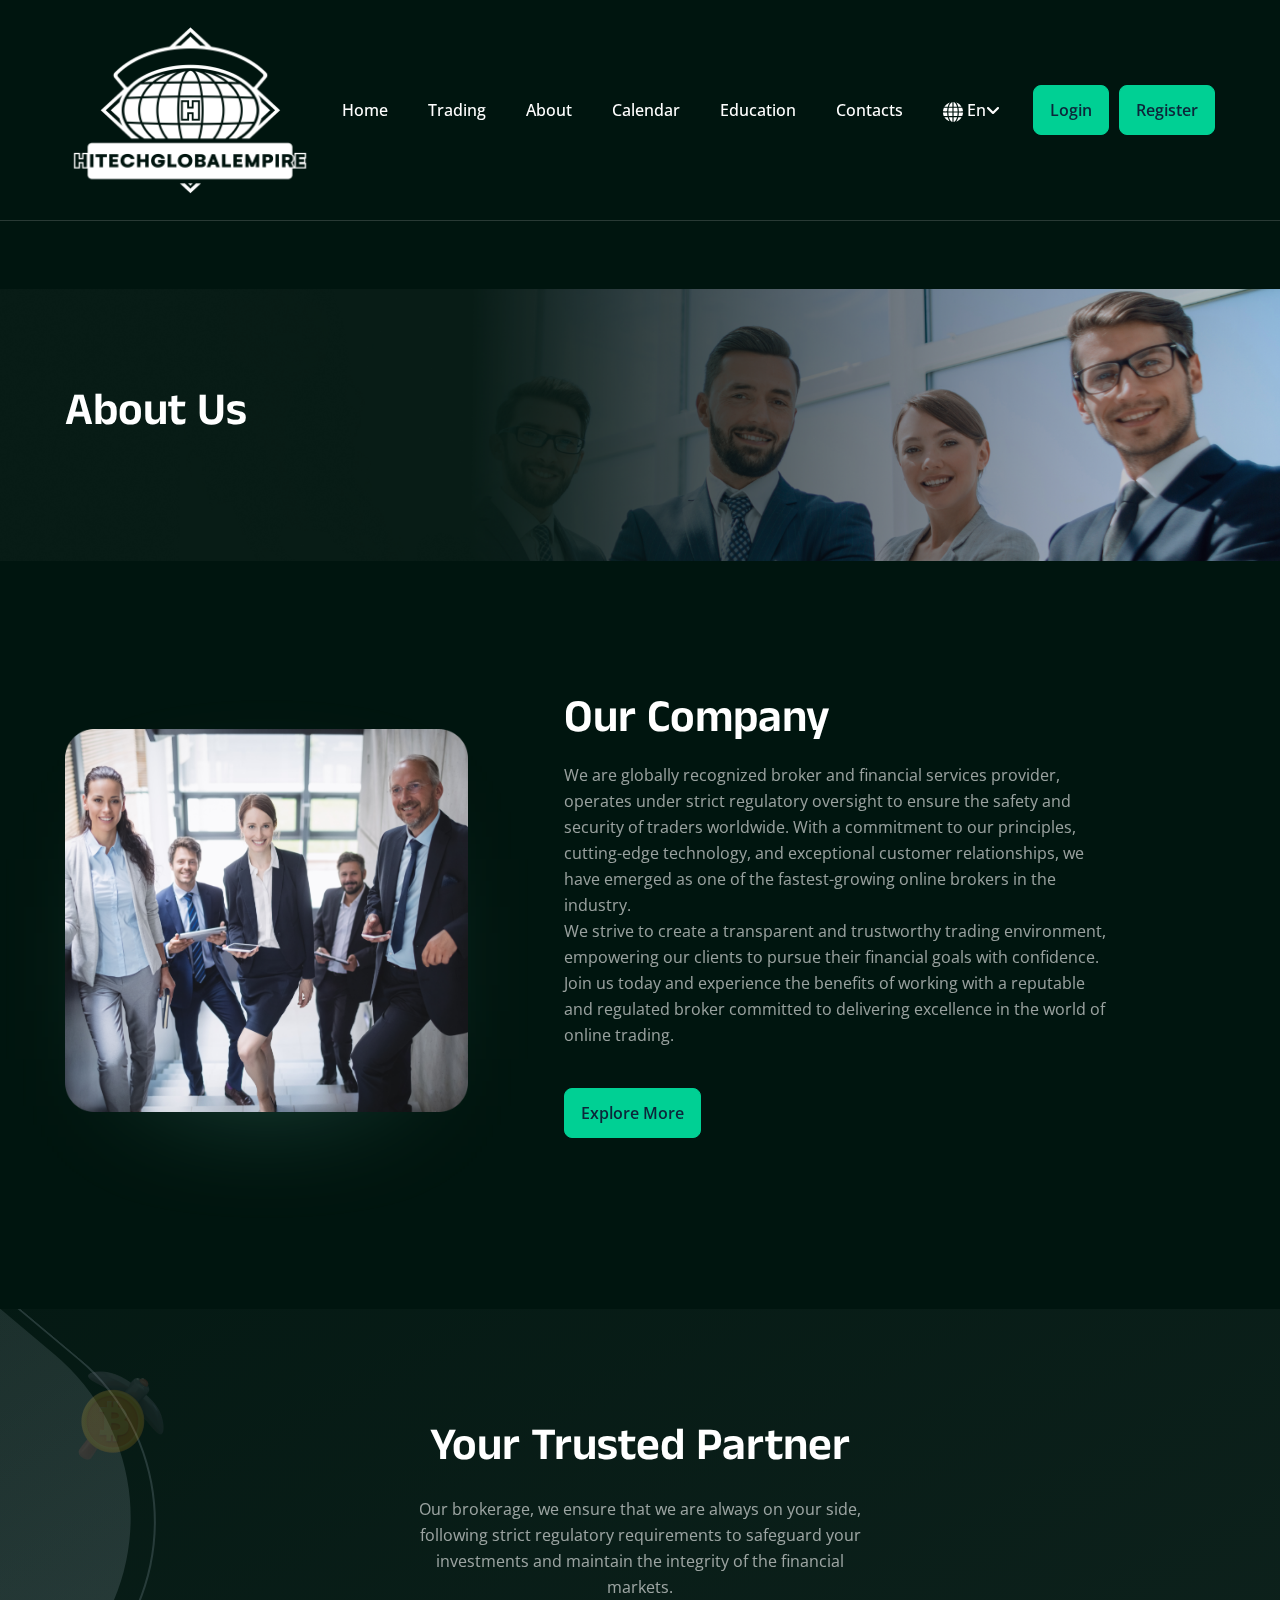
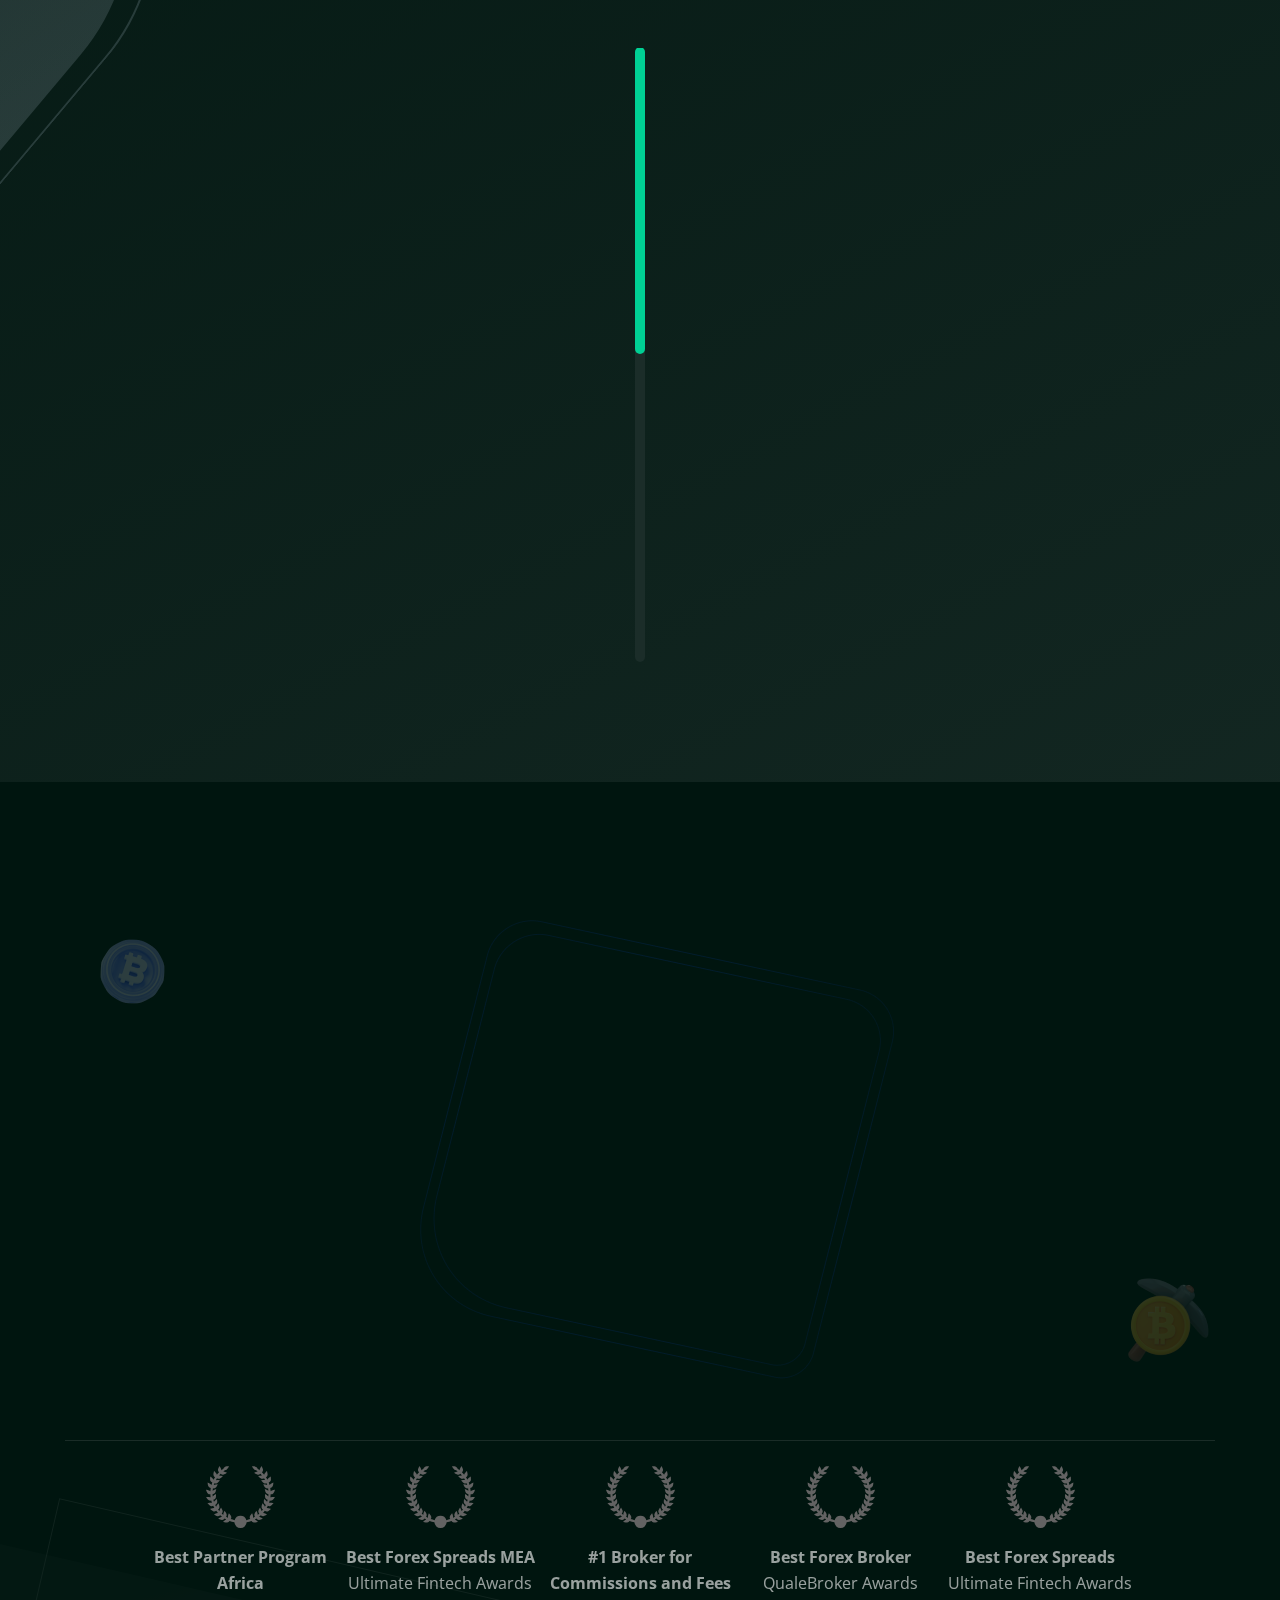
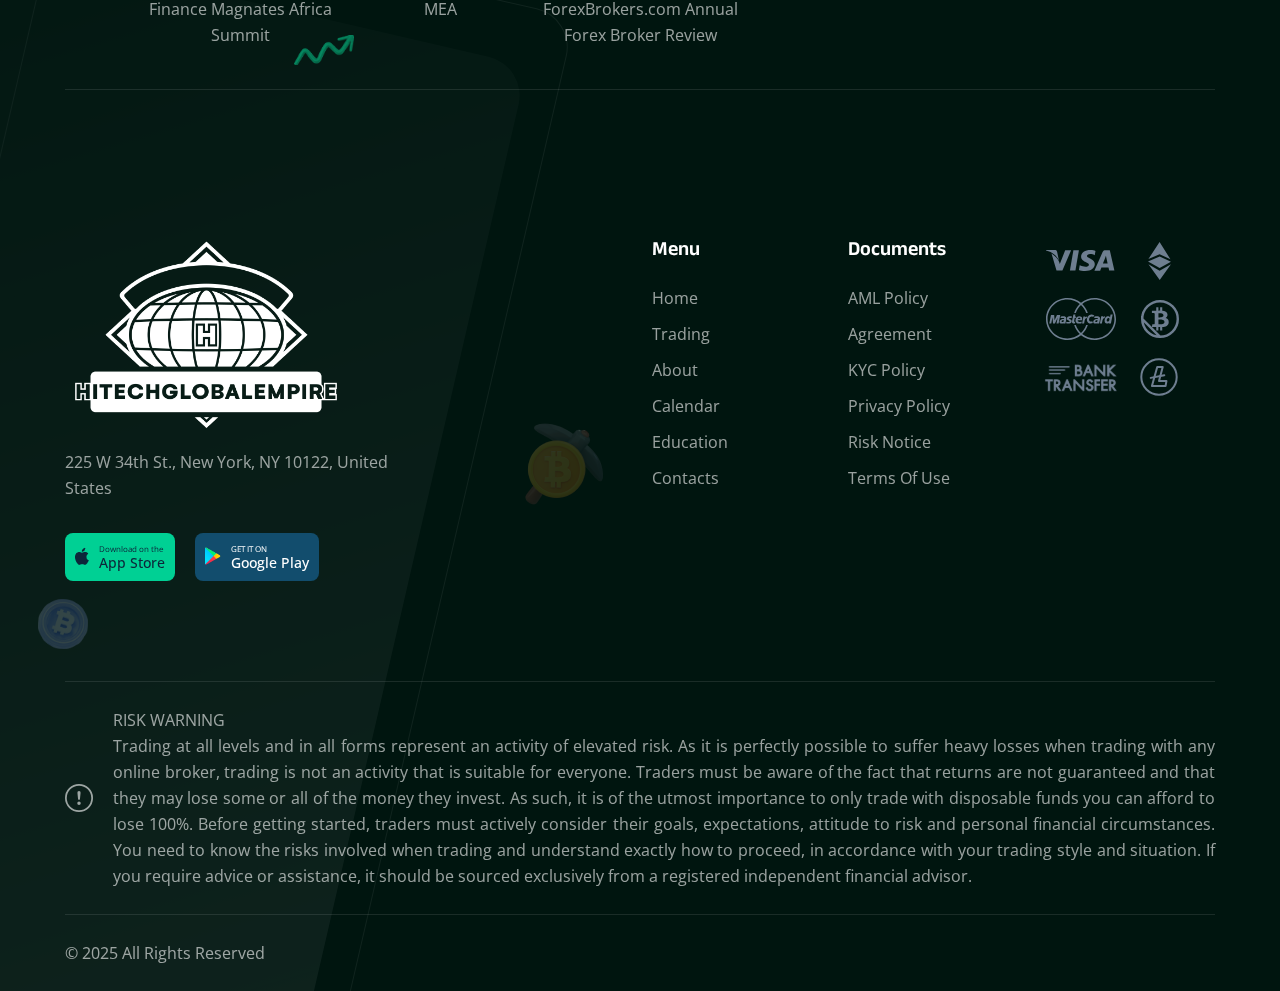
<file: about.html>
<!DOCTYPE html>
<html lang="en" data-bs-theme="dark">
  <head>
    <title>TechGlobalEmpire</title>
    <meta charset="UTF-8" />
    <meta http-equiv="X-UA-Compatible" content="IE=edge" />
    <meta name="viewport" content="width=device-width, initial-scale=1.0" />

    <!-- Sites meta Data -->
    <meta name="author" content="" />
    <meta name="keywords" content="" />
    <meta name="description" content="" />

    <link
      rel="shortcut icon"
      href="./wa-data/public/site/themes/default/assets/images/favicon.ico"
      type="image/x-icon" />

    <link rel="stylesheet" href="wa-data/public/site/themes/default/assets/css/bootstrap.min.css" />
    <link rel="stylesheet" href="wa-data/public/site/themes/default/assets/css/aos.css" />
    <link rel="stylesheet" href="wa-data/public/site/themes/default/assets/css/all.min.css" />

    <link rel="stylesheet" href="wa-data/public/site/themes/default/assets/css/swiper-bundle.min.css" />

    <style type="text/css">
      .m-disable-scroll {
        position: fixed;
        overflow: hidden;
        height: 100vh;
        width: 100%;
        left: 0;
        top: 0;
      }
      .m-wrap {
        position: fixed;
        left: 0;
        top: 0;
        width: 100%;
        height: 100vh;
        z-index: 99998;
        background-color: rgba(0, 0, 0, 0.7);
        display: flex;
        justify-content: center;
        align-items: center;
        display: none;
        opacity: 0;
      }
      .m-body {
        position: relative;
        background-color: white;
        padding: 15px;
        border-radius: 18px;
      }
      .m-close {
        position: absolute;
        border: 2px solid black;
        width: 24px;
        height: 24px;
        border-radius: 50px;
        right: 4px;
        top: 4px;
        opacity: 0.2;
        cursor: pointer;
        transition: opacity ease 0.5s;
      }
      .m-close:hover {
        opacity: 1;
      }
      .m-close::before,
      .m-close::after {
        content: '';
        position: absolute;
        top: 9px;
        right: -1px;
        display: block;
        width: 22px;
        height: 3px;
        background: black;
      }
      .m-close::before {
        transform: rotate(45deg);
      }
      .m-close::after {
        transform: rotate(-45deg);
      }
      @media (max-height: 773px) {
        .m-body {
          height: 100%;
          overflow: scroll;
          border-radius: 0px;
          padding-bottom: 150px !important;
        }
        .m-close {
          top: 8px;
        }
      }
      @media (max-height: 773px) and (orientation: landscape) {
        .m-body {
          height: 100%;
          overflow: scroll;
          border-radius: 0px;
        }
        .m-close {
          top: 18px;
        }
      }
      @media (max-width: 397px) {
        .m-body {
          padding: 5px;
        }
      }
    </style>

    <!-- main css for template -->
    <link rel="stylesheet" href="wa-data/public/site/themes/default/assets/css/style.css" />
  </head>

  <body>
    <!-- ===============>> light&dark switch start here <<================= -->
    <div class="lightdark-switch d-none">
      <span class="dark-btn d-none" id="btnSwitch"
        ><img
          src="wa-data/public/site/themes/default/assets/images/icon/moon.svg"
          alt="light-dark-switchbtn"
          class="swtich-icon"
      /></span>
    </div>
    <!-- ===============>> light&dark switch start here <<================= -->

    <!-- ===============>> Header section start here <<================= -->
    <header class="header-section header-section--style1">
      <div class="header-bottom">
        <div class="container">
          <div class="header-wrapper">
            <div class="logo">
              <a href="index.html" class="a-logo" style="width: 250px">
                <img src="wa-data/public/site/img/los.png" alt="logo" />
              </a>
            </div>
            <div class="menu-area">
              <ul class="menu menu--style1">
                <li>
                  <a href="index.html">Home</a>
                </li>
                <li>
                  <a href="trading/index.html">Trading</a>
                </li>
                <li>
                  <a href="about.html">About</a>
                </li>
                <li>
                  <a href="calendar/index.html">Calendar</a>
                </li>
                <li>
                  <a href="education/index.html">Education</a>
                </li>

                <li>
                  <a href="contacts/index.html">Contacts</a>
                </li>

                <li>
                  <a href="about.html#" class="lang-menu">
                    <svg
                      class="lang-svg"
                      xmlns="http://www.w3.org/2000/svg"
                      version="1.0"
                      width="20px"
                      height="20px"
                      viewBox="0 0 512.000000 512.000000"
                      preserveAspectRatio="xMidYMid meet">
                      <g transform="translate(0.000000,512.000000) scale(0.100000,-0.100000)" fill="#fff" stroke="none">
                        <path
                          d="M2334 5086 c-75 -28 -149 -72 -236 -142 -222 -179 -429 -543 -552 -971 l-15 -53 440 0 439 0 0 595 c0 327 -3 595 -7 594 -5 0 -35 -10 -69 -23z"></path>
                        <path
                          d="M2710 4516 l0 -596 435 0 c348 0 435 3 435 13 0 22 -61 208 -101 310 -57 143 -143 308 -218 421 -76 116 -209 259 -296 322 -58 41 -182 104 -232 119 l-23 6 0 -595z"></path>
                        <path
                          d="M1599 4936 c-463 -189 -869 -517 -1157 -934 l-53 -77 412 -3 c227 -1 414 -1 415 1 2 2 22 66 44 141 103 353 257 671 427 884 14 17 24 32 22 32 -2 0 -52 -20 -110 -44z"></path>
                        <path
                          d="M3410 4975 c0 -3 20 -32 45 -65 162 -212 318 -545 406 -860 17 -63 34 -118 38 -123 4 -4 193 -6 420 -5 l412 3 -52 75 c-190 277 -444 525 -729 713 -141 92 -540 286 -540 262z"></path>
                        <path
                          d="M182 3518 c-87 -221 -141 -433 -167 -654 -8 -71 -15 -135 -15 -141 0 -10 112 -13 535 -13 421 0 535 3 535 13 0 161 44 653 74 820 l13 77 -467 0 -467 0 -41 -102z"></path>
                        <path
                          d="M1460 3615 c0 -2 -9 -60 -20 -127 -24 -149 -47 -356 -55 -498 -3 -58 -8 -144 -11 -192 l-6 -88 521 0 521 0 0 455 0 455 -475 0 c-261 0 -475 -2 -475 -5z"></path>
                        <path
                          d="M2710 3165 l0 -455 520 0 519 0 -5 98 c-16 301 -29 438 -65 675 l-21 137 -474 0 -474 0 0 -455z"></path>
                        <path
                          d="M3964 3603 c17 -60 62 -450 71 -618 3 -60 8 -147 11 -192 l6 -83 534 0 c422 0 534 3 534 13 0 6 -7 70 -15 141 -26 220 -79 428 -168 654 l-40 102 -469 0 c-442 0 -469 -1 -464 -17z"></path>
                        <path
                          d="M0 2397 c0 -50 35 -292 56 -386 26 -119 105 -368 144 -453 l21 -48 468 0 468 0 -14 83 c-20 127 -51 420 -58 542 -3 61 -8 147 -11 193 l-6 82 -534 0 c-422 0 -534 -3 -534 -13z"></path>
                        <path
                          d="M1376 2308 c11 -214 36 -486 60 -636 13 -86 24 -157 24 -159 0 -2 214 -3 475 -3 l475 0 0 450 0 450 -520 0 -519 0 5 -102z"></path>
                        <path
                          d="M2710 1960 l0 -450 474 0 474 0 6 28 c30 142 67 490 80 760 l6 112 -520 0 -520 0 0 -450z"></path>
                        <path
                          d="M4046 2303 c-13 -231 -38 -508 -56 -635 -11 -73 -20 -139 -20 -145 0 -10 100 -13 465 -13 l464 0 21 48 c61 135 132 377 164 552 13 73 36 258 36 290 0 7 -171 10 -534 10 l-534 0 -6 -107z"></path>
                        <path
                          d="M390 1202 c0 -5 23 -42 51 -83 238 -346 564 -636 933 -830 115 -60 326 -152 334 -145 2 2 -17 31 -43 65 -177 233 -316 538 -429 944 l-17 57 -414 0 c-228 0 -415 -4 -415 -8z"></path>
                        <path
                          d="M1546 1158 c75 -263 186 -512 313 -702 76 -116 209 -259 296 -322 58 -41 182 -104 233 -119 l22 -6 0 600 0 601 -439 0 -440 0 15 -52z"></path>
                        <path
                          d="M2710 609 l0 -600 23 7 c210 65 387 214 549 464 105 160 213 403 277 619 17 57 31 105 31 107 0 2 -198 4 -440 4 l-440 0 0 -601z"></path>
                        <path
                          d="M3866 1078 c-104 -367 -258 -684 -449 -926 -35 -44 380 155 533 255 284 187 540 437 729 712 28 41 51 78 51 83 0 4 -186 8 -413 8 l-413 0 -38 -132z"></path>
                      </g>
                    </svg>
                    En</a
                  >
                  <ul class="submenu lang-sub">
                    <li><a href="ru.html">Ru</a></li>
                  </ul>
                </li>

                <li>
                  <a href="https://personal.hitechglobalempire.com/auth/login" class="burger-btns" target="_blank"
                    >Login</a
                  >
                </li>
                <li>
                  <a
                    href="https://personal.hitechglobalempire.com/auth/registration"
                    class="burger-btns"
                    target="_blank"
                    >Register</a
                  >
                </li>
              </ul>
            </div>
            <div class="header-action">
              <div class="menu-area">
                <div class="header-btn">
                  <a
                    href="https://personal.hitechglobalempire.com/auth/login"
                    class="trk-btn trk-btn--border trk-btn--primary"
                    target="_blank">
                    <span>Login</span>
                  </a>
                  <a
                    href="https://personal.hitechglobalempire.com/auth/registration"
                    class="trk-btn trk-btn--border trk-btn--primary"
                    target="_blank">
                    <span>Register</span>
                  </a>
                </div>

                <!-- toggle icons -->
                <div class="header-bar d-lg-none header-bar--style1">
                  <span></span>
                  <span></span>
                  <span></span>
                </div>
              </div>
            </div>
          </div>
        </div>
      </div>
    </header>
    <!-- ===============>> Header section end here <<================= -->

    <p>
      <!-- ================> Page header start here <================== --><br />
      <br />
    </p>
    <section class="page-header bg--cover" style="background-image: url(wa-data/public/site/img/44.png)">
      <div class="container">
        <div class="page-header__content" data-aos="fade-right" data-aos-duration="1000">
          <h2>About Us</h2>
        </div>
      </div>
    </section>

    <p><!-- ================> Page header end here <================== --></p>

    <p>
      <!-- ===============>> About section start here <<================= --><br />
      <br />
    </p>
    <section class="about about--style1">
      <div class="container">
        <div class="about__wrapper">
          <div class="row gx-5 gy-4 gy-sm-0 align-items-center">
            <div class="col-lg-5">
              <div class="about__thumb pe-lg-5" data-aos="fade-right" data-aos-duration="800">
                <div class="about__thumb-inner">
                  <div class="about__thumb-image floating-content">
                    <img class="da" src="wa-data/public/site/img/44-1.png" alt="about-image" />
                    <div class="floating-content__top-left"></div>
                  </div>
                </div>
              </div>
            </div>
            <div class="col-lg-6">
              <div class="about__content" data-aos="fade-left" data-aos-duration="800">
                <div class="about__content-inner">
                  <h2>Our company</h2>

                  <p class="mb-0">
                    We are globally recognized broker and financial services provider, operates under strict regulatory
                    oversight to ensure the safety and security of traders worldwide. With a commitment to our
                    principles, cutting-edge technology, and exceptional customer relationships, we have emerged as one
                    of the fastest-growing online brokers in the industry.
                  </p>
                  <p class="mb-0">
                    We strive to create a transparent and trustworthy trading environment, empowering our clients to
                    pursue their financial goals with confidence. Join us today and experience the benefits of working
                    with a reputable and regulated broker committed to delivering excellence in the world of online
                    trading.
                  </p>
                  <a href="about.html#openmodal1" class="trk-btn trk-btn--border trk-btn--primary">Explore More </a>
                </div>
              </div>
            </div>
          </div>
        </div>
      </div>
    </section>

    <p><!-- ===============>> About section start here <<================= --></p>

    <p>
      <!-- ========== Roadmap Section start Here========== --><br />
      <br />
    </p>
    <section class="roadmap roadmap--style1 padding-top padding-bottom bg-color" id="roadmap">
      <div class="container">
        <div class="section-header section-header--max50">
          <h2 class="mb-15 mt-minus-5">Your Trusted Partner</h2>
          <p>
            Our brokerage, we ensure that we are always on your side, following strict regulatory requirements to
            safeguard your investments and maintain the integrity of the financial markets.
          </p>
        </div>
        <div class="roadmap__wrapper">
          <div class="row gy-4 gy-md-0 gx-5">
            <div class="col-md-6 offset-md-6">
              <div class="roadmap__item ms-md-4 aos-init aos-animate" data-aos="fade-left" data-aos-duration="800">
                <div class="roadmap__item-inner">
                  <div class="roadmap__item-content">
                    <div class="roadmap__item-header">
                      <h3>Our Philosophy</h3>
                      <span></span>
                    </div>
                    <p>
                      TechGlobalEmpire is the upshot of the digital transformation of financial markets and the
                      widespread adoption of technologies.
                    </p>
                  </div>
                </div>
              </div>
            </div>
            <div class="col-md-6">
              <div
                class="roadmap__item roadmap__item--style2 ms-auto me-md-4 aos-init aos-animate"
                data-aos="fade-right"
                data-aos-duration="800">
                <div class="roadmap__item-inner">
                  <div class="roadmap__item-content">
                    <div class="roadmap__item-header">
                      <h3>Our Mission</h3>
                      <span></span>
                    </div>
                    <p>
                      We're on a mission to create a unique trading platform designed to cater to traders of all levels,
                      from beginners to seasoned pros.
                    </p>
                  </div>
                </div>
              </div>
            </div>
            <div class="col-md-6 offset-md-6">
              <div class="roadmap__item ms-md-4 aos-init" data-aos="fade-left" data-aos-duration="800">
                <div class="roadmap__item-inner">
                  <div class="roadmap__item-content">
                    <div class="roadmap__item-header">
                      <h3>Our Vision</h3>
                      <span></span>
                    </div>
                    <p>
                      TechGlobalEmpire aims to provide traders a cutting-edge platform that will allow them to trade at
                      the best their potential.
                    </p>
                  </div>
                </div>
              </div>
            </div>
          </div>
        </div>
      </div>
      <div class="roadmap__shape">
        <span class="roadmap__shape-item roadmap__shape-item--1"> <span></span> </span>
        <span class="roadmap__shape-item roadmap__shape-item--2">
          <img src="wa-data/public/site/themes/default/assets/images/icon/1.png" alt="shape-icon" />
        </span>
      </div>
    </section>

    <p><!-- ========== Roadmap Section Ends Here========== --></p>

    <p>
      <!-- ===============>> cta section start here <<================= --><br />
      <br />
    </p>
    <section class="cta padding-top padding-bottom">
      <div class="container">
        <div class="cta__wrapper">
          <div class="cta__newsletter justify-content-center">
            <div class="cta__newsletter-inner" data-aos="fade-up" data-aos-duration="1000">
              <div class="cta__thumb">
                <img src="wa-data/public/site/img/080.png" alt="cta-thumb" />
              </div>
              <div class="cta__subscribe">
                <h2 class="mb-0">Demo account</h2>
                <p>Skill up and practice zero-risk trading on our free demo account.</p>
                <form
                  class="cta-form cta-form--style2 form-subscribe"
                  action="https://usablecapital.com/about/index-3-dark.html#">
                  <div class="cta-form__inner d-sm-flex align-items-center">
                    <a
                      href="https://personal.hitechglobalempire.com/auth/registration"
                      target="_blank"
                      class="trk-btn trk-btn--large trk-btn--secondary2"
                      type="submit"
                      >Demo account</a
                    >
                  </div>
                </form>
              </div>
            </div>
          </div>
          <div class="cta__shape">
            <span class="cta__shape-item cta__shape-item--1"
              ><img src="wa-data/public/site/themes/default/assets/images/cta/2.png" alt="shape icon"
            /></span>
            <span class="cta__shape-item cta__shape-item--2"
              ><img src="wa-data/public/site/themes/default/assets/images/cta/4.png" alt="shape icon"
            /></span>
            <span class="cta__shape-item cta__shape-item--3"
              ><img src="wa-data/public/site/themes/default/assets/images/cta/5.png" alt="shape icon"
            /></span>
          </div>
        </div>
      </div>
    </section>

    <p><!-- ===============>> cta section start here <<================= --></p>

    <!-- ===============>> footer start here <<================= -->
    <footer class="footer brand-1">
      <div class="container">
        <div class="footer__wrapper">
          <div class="footer__bottom">
            <div class="footer__end" style="justify-content: center">
              <div
                class="footer__end-copyright"
                style="align-items: baseline; flex-wrap: wrap; justify-content: center">
                <div class="foo-card" style="width: 200px; text-align: center">
                  <img class="mb-3" src="wa-data/public/site/themes/default/assets/images/award.svg" />
                  <p>
                    <b>Best Partner Program Africa</b><br />
                    Finance Magnates Africa Summit
                  </p>
                </div>

                <div class="foo-card" style="width: 200px; text-align: center">
                  <img class="mb-3" src="wa-data/public/site/themes/default/assets/images/award.svg" />
                  <p>
                    <b>Best Forex Spreads MEA</b><br />
                    Ultimate Fintech Awards MEA
                  </p>
                </div>

                <div class="foo-card" style="width: 200px; text-align: center">
                  <img class="mb-3" src="wa-data/public/site/themes/default/assets/images/award.svg" />
                  <p>
                    <b>#1 Broker for Commissions and Fees</b><br />
                    ForexBrokers.com Annual Forex Broker Review
                  </p>
                </div>

                <div class="foo-card" style="width: 200px; text-align: center">
                  <img class="mb-3" src="wa-data/public/site/themes/default/assets/images/award.svg" />
                  <p>
                    <b>Best Forex Broker</b><br />
                    QualeBroker Awards
                  </p>
                </div>

                <div class="foo-card" style="width: 200px; text-align: center">
                  <img class="mb-3" src="wa-data/public/site/themes/default/assets/images/award.svg" />
                  <p>
                    <b>Best Forex Spreads </b><br />
                    Ultimate Fintech Awards
                  </p>
                </div>
              </div>
            </div>
          </div>
          <div class="footer__end"></div>
          <div class="footer__top footer__top--style1">
            <div class="row gy-5 gx-4">
              <div class="col-md-6">
                <div class="footer__about">
                  <a href="index.html" class="footer__about-logo"
                    ><img src="wa-data/public/site/img/los.png" alt="Logo" width="50%"
                  /></a>
                  <p class="footer__about-moto">225 W 34th St., New York, NY 10122, United States</p>
                  <div class="footer__app">
                    <div class="footer__app-item footer__app-item--apple">
                      <div class="footer__app-inner">
                        <div class="footer__app-thumb">
                          <a href="https://www.apple.com/app-store/" target="_blank" class="stretched-link no-click">
                            <img
                              src="wa-data/public/site/themes/default/assets/images/footer/apple.png"
                              alt="apple-icon" />
                          </a>
                        </div>
                        <div class="footer__app-content">
                          <span>Download on the</span>
                          <p class="mb-0">App Store</p>
                        </div>
                      </div>
                    </div>
                    <div class="footer__app-item footer__app-item--playstore">
                      <div class="footer__app-inner">
                        <div class="footer__app-thumb">
                          <a href="https://play.google.com/store" target="_blank" class="stretched-link no-click">
                            <img
                              src="wa-data/public/site/themes/default/assets/images/footer/play.png"
                              alt="playstore-icon" />
                          </a>
                        </div>
                        <div class="footer__app-content">
                          <span>GET IT ON</span>
                          <p class="mb-0">Google Play</p>
                        </div>
                      </div>
                    </div>
                  </div>
                </div>
              </div>
              <div class="col-md-2 col-sm-4 col-6">
                <div class="footer__links">
                  <div class="footer__links-tittle">
                    <h6>Menu</h6>
                  </div>
                  <div class="footer__links-content">
                    <ul class="footer__linklist">
                      <li class="footer__linklist-item"><a href="index.html">Home</a></li>
                      <li class="footer__linklist-item"><a href="trading/index.html">Trading</a></li>
                      <li class="footer__linklist-item"><a href="about.html">About</a></li>
                      <li class="footer__linklist-item"><a href="calendar/index.html">Calendar</a></li>
                      <li class="footer__linklist-item"><a href="education/index.html">Education</a></li>
                      <li class="footer__linklist-item"><a href="contacts/index.html">Contacts</a></li>
                    </ul>
                  </div>
                </div>
              </div>
              <div class="col-md-2 col-sm-4 col-6">
                <div class="footer__links">
                  <div class="footer__links-tittle">
                    <h6>Documents</h6>
                  </div>
                  <div class="footer__links-content">
                    <ul class="footer__linklist">
                      <li class="footer__linklist-item">
                        <a href="docs/AML&#32;Policy.pdf" target="_blank">AML Policy</a>
                      </li>
                      <li class="footer__linklist-item"><a href="docs/Agreement.pdf" target="_blank">Agreement</a></li>
                      <li class="footer__linklist-item">
                        <a href="docs/KYC&#32;Policy.pdf" target="_blank">KYC Policy</a>
                      </li>
                      <li class="footer__linklist-item">
                        <a href="docs/Privacy&#32;Policy.pdf" target="_blank">Privacy Policy</a>
                      </li>
                      <li class="footer__linklist-item">
                        <a href="docs/Risk&#32;notice.pdf" target="_blank">Risk Notice</a>
                      </li>
                      <li class="footer__linklist-item">
                        <a href="docs/Terms&#32;of&#32;use.pdf" target="_blank">Terms Of Use</a>
                      </li>
                    </ul>
                  </div>
                </div>
              </div>
              <div class="col-md-2 col-sm-4">
                <img class="mb-3" src="wa-data/public/site/themes/default/assets/images/footer-icons/visa.svg" />
                <img class="mb-3" src="wa-data/public/site/themes/default/assets/images/footer-icons/ethereum.svg" />
                <img class="mb-3" src="wa-data/public/site/themes/default/assets/images/footer-icons/mastercard.svg" />
                <img class="mb-3" src="wa-data/public/site/themes/default/assets/images/footer-icons/bitcoin.svg" />
                <img class="mb-3" src="wa-data/public/site/themes/default/assets/images/footer-icons/bank.svg" />
                <img class="mb-3" src="wa-data/public/site/themes/default/assets/images/footer-icons/litecoin.svg" />
              </div>
            </div>
          </div>

          <div class="footer__bottom">
            <div class="footer__end">
              <div class="footer__end-copyright">
                <svg
                  class="warn-svg"
                  xmlns="http://www.w3.org/2000/svg"
                  width="160"
                  height="160"
                  fill="currentColor"
                  class="bi bi-exclamation-circle"
                  viewBox="0 0 16 16"
                  style="margin-right: 20px">
                  <path d="M8 15A7 7 0 1 1 8 1a7 7 0 0 1 0 14zm0 1A8 8 0 1 0 8 0a8 8 0 0 0 0 16z" />
                  <path
                    d="M7.002 11a1 1 0 1 1 2 0 1 1 0 0 1-2 0zM7.1 4.995a.905.905 0 1 1 1.8 0l-.35 3.507a.552.552 0 0 1-1.1 0L7.1 4.995z" />
                </svg>
                <p class="mb-0" style="text-align: justify">
                  RISK WARNING<br />Trading at all levels and in all forms represent an activity of elevated risk. As it
                  is perfectly possible to suffer heavy losses when trading with any online broker, trading is not an
                  activity that is suitable for everyone. Traders must be aware of the fact that returns are not
                  guaranteed and that they may lose some or all of the money they invest. As such, it is of the utmost
                  importance to only trade with disposable funds you can afford to lose 100%. Before getting started,
                  traders must actively consider their goals, expectations, attitude to risk and personal financial
                  circumstances. You need to know the risks involved when trading and understand exactly how to proceed,
                  in accordance with your trading style and situation. If you require advice or assistance, it should be
                  sourced exclusively from a registered independent financial advisor.
                </p>
              </div>
            </div>
          </div>

          <div class="footer__bottom">
            <div class="footer__end">
              <div class="footer__end-copyright">
                <p class="mb-0">© 2025 All Rights Reserved</p>
              </div>
              <div class="d-none">
                <ul class="social">
                  <li class="social__item">
                    <a
                      href="https://usablecapital.com/about/index-3-dark.html#"
                      class="social__link social__link--style22"
                      ><i class="fab fa-facebook-f"></i
                    ></a>
                  </li>
                  <li class="social__item">
                    <a
                      href="https://usablecapital.com/about/index-3-dark.html#"
                      class="social__link social__link--style22"
                      ><i class="fab fa-instagram"></i
                    ></a>
                  </li>
                  <li class="social__item">
                    <a
                      href="https://usablecapital.com/about/index-3-dark.html#"
                      class="social__link social__link--style22"
                      ><i class="fa-brands fa-linkedin-in"></i
                    ></a>
                  </li>
                  <li class="social__item">
                    <a
                      href="https://usablecapital.com/about/index-3-dark.html#"
                      class="social__link social__link--style22"
                      ><i class="fab fa-youtube"></i
                    ></a>
                  </li>
                  <li class="social__item">
                    <a
                      href="https://usablecapital.com/about/index-3-dark.html#"
                      class="social__link social__link--style22"
                      ><i class="fab fa-twitter"></i
                    ></a>
                  </li>
                </ul>
              </div>
            </div>
          </div>
        </div>
      </div>
      <div class="footer__shape">
        <span class="footer__shape-item footer__shape-item--1"
          ><img src="wa-data/public/site/themes/default/assets/images/footer/1.png" alt="shape icon"
        /></span>
        <span class="footer__shape-item footer__shape-item--2"> <span></span> </span>

        <span class="footer__shape-item footer__shape-item--4"
          ><img src="wa-data/public/site/themes/default/assets/images/icon/shape/2.png" alt="shape icon"
        /></span>
        <span class="footer__shape-item footer__shape-item--5"
          ><img src="wa-data/public/site/themes/default/assets/images/icon/shape/1.png" alt="shape icon"
        /></span>
      </div>
    </footer>
    <div class="m-wrap">
      <div class="m-body">
        <div class="m-close"></div>
        <iframe
          src="https://cabinet.usablecapital.com/auth/registration"
          name="registration"
          class="autoHeight-iframe"
          border="0"
          style="border: 0"
          width="365"
          height="770">
        </iframe>
      </div>
    </div>
    <!-- ===============>> footer end here <<================= -->

    <!-- ===============>> scrollToTop start here <<================= -->
    <a href="https://usablecapital.com/about/index-3-dark.html#" class="scrollToTop scrollToTop--home1 d-none"
      ><i class="fa-solid fa-arrow-up-from-bracket"></i
    ></a>
    <!-- ===============>> scrollToTop ending here <<================= -->

    <!-- vendor plugins -->

    <script src="wa-data/public/site/themes/default/assets/js/bootstrap.bundle.min.js"></script>
    <script src="wa-data/public/site/themes/default/assets/js/all.min.js"></script>
    <script src="wa-data/public/site/themes/default/assets/js/swiper-bundle.min.js"></script>
    <script src="wa-data/public/site/themes/default/assets/js/aos.js"></script>
    <script src="wa-data/public/site/themes/default/assets/js/fslightbox.js"></script>
    <script src="wa-data/public/site/themes/default/assets/js/purecounter_vanilla.js"></script>
    <script src="wa-data/public/site/themes/default/assets/js/custom.js"></script>

    <script>
      document.addEventListener('DOMContentLoaded', function () {
        document.querySelectorAll('a[href="#openmodal1"]').forEach(link => {
          link.setAttribute('href', 'https://cabinet.usablecapital.com/auth/registration');
          link.setAttribute('target', '_blank');
        });
      });
    </script>
    <script>
      document.addEventListener('DOMContentLoaded', function () {
        const allLinks = document.querySelectorAll('[href="#openmodal1"]');
        const mWrap = document.querySelector('.m-wrap');
        const scroll = isEnabled => {
          const div = document.createElement('div');
          div.style.cssText = 'overflow-y: scroll; width: 50px; height: 50px;';
          document.body.append(div);
          let scrollWidth = div.offsetWidth - div.clientWidth;
          div.remove();
          if (isEnabled) {
            const pagePos = window.scrollY;
            document.body.classList.add('m-disable-scroll');
            document.body.dataset.position = pagePos;
            document.body.style.top = -pagePos + 'px';
            document.body.style.paddingRight = scrollWidth + 'px';
          } else {
            const pagePos = +document.body.dataset.position;
            document.body.style.top = 'auto';
            document.body.classList.remove('m-disable-scroll');
            window.scrollTo({ top: pagePos, left: 0, behavior: 'instant' });
            document.body.removeAttribute('data-position');
            document.body.style.paddingRight = 0;
          }
        };
        const animate = ({ timing, draw, duration }) => {
          let start = performance.now();
          requestAnimationFrame(function animate(time) {
            let timeFraction = (time - start) / duration;
            if (timeFraction > 1) timeFraction = 1;
            let progress = timing(timeFraction);
            draw(progress);
            if (timeFraction < 1) {
              requestAnimationFrame(animate);
            }
          });
        };
        allLinks.forEach(link => {
          link.addEventListener('click', e => {
            mWrap.style.display = 'flex';
            animate({
              duration: 300,
              timing(timeFraction) {
                return timeFraction;
              },
              draw(progress) {
                mWrap.style.opacity = progress + '';
              },
            });
            scroll(true);
          });
        });
        mWrap.addEventListener('click', e => {
          if (e.target.classList.contains('m-close') || e.target.classList.contains('m-wrap')) {
            animate({
              duration: 300,
              timing(timeFraction) {
                return timeFraction;
              },
              draw(progress) {
                mWrap.style.opacity = 1 - progress + '';
              },
            });
            setTimeout(() => {
              mWrap.style.display = 'none';
            }, 300);
            scroll(false);
          }
        });
      });
    </script>
  </body>
</html>
</file>
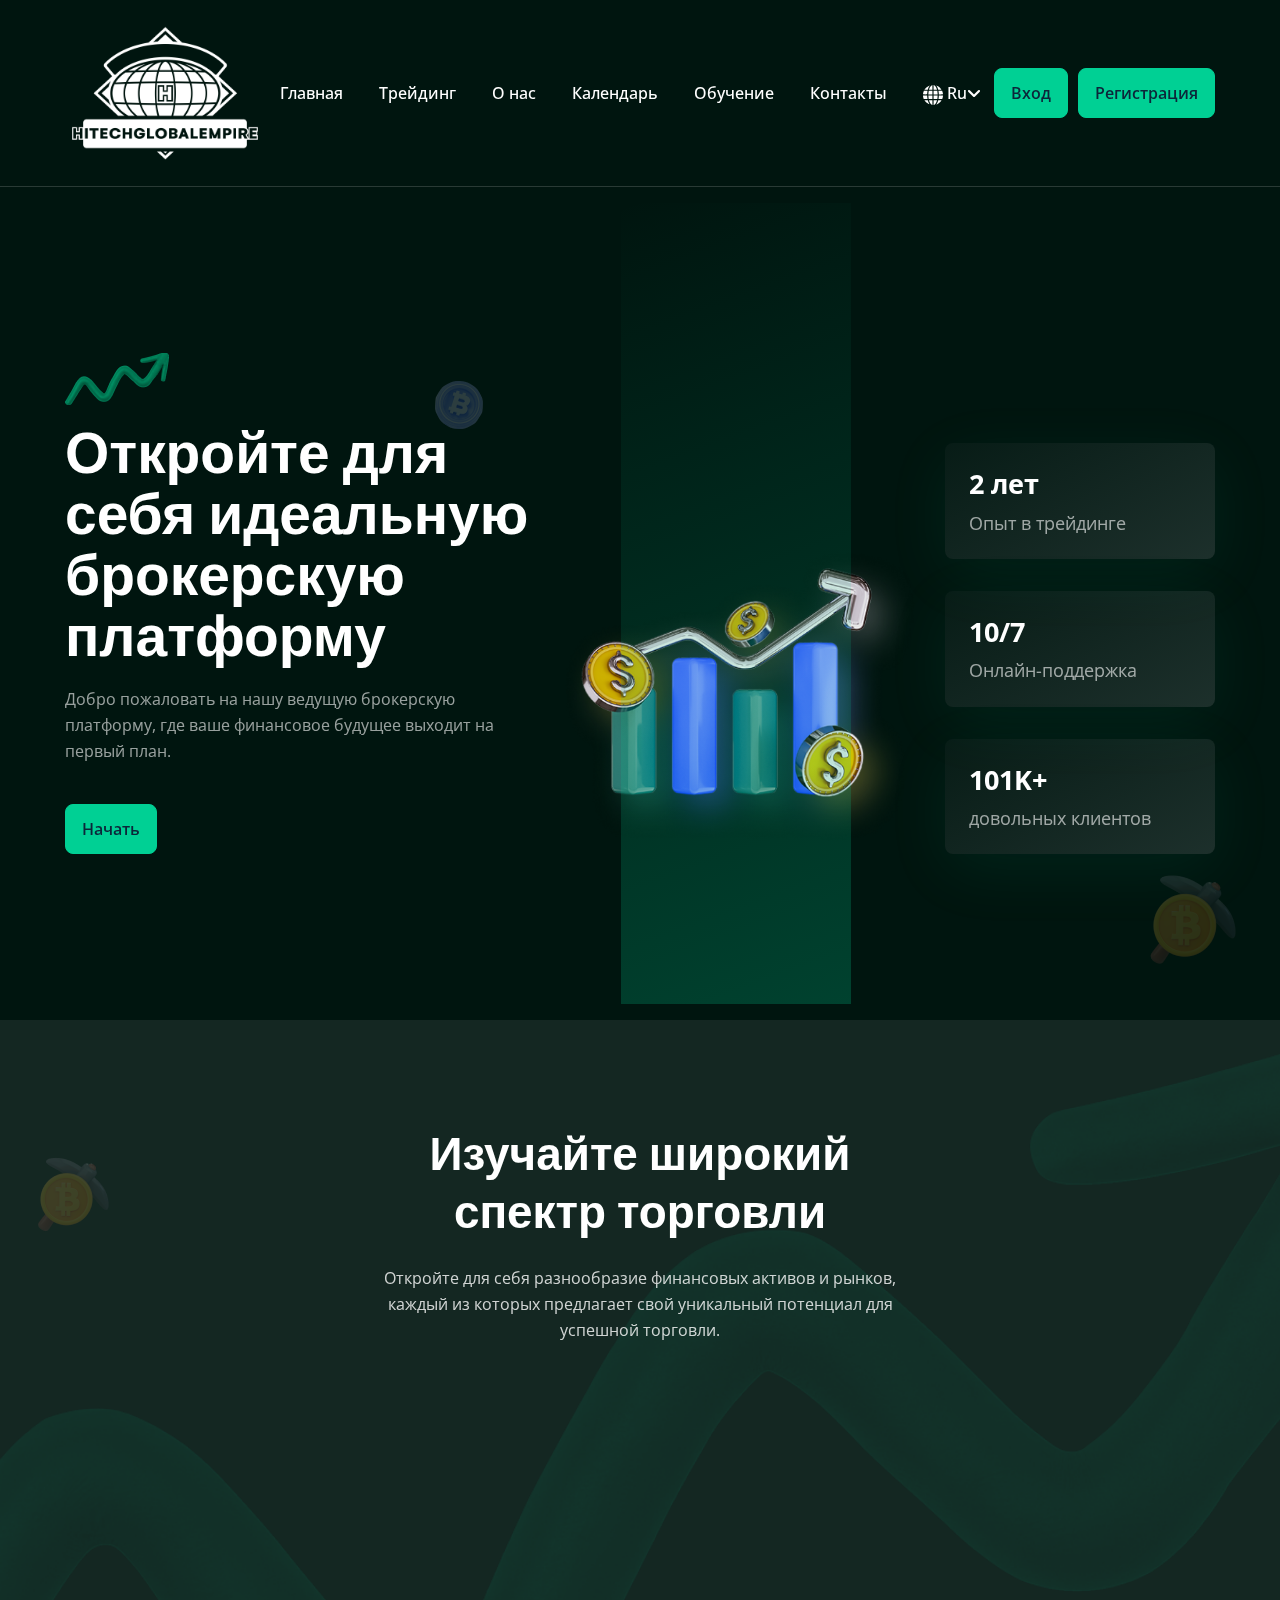
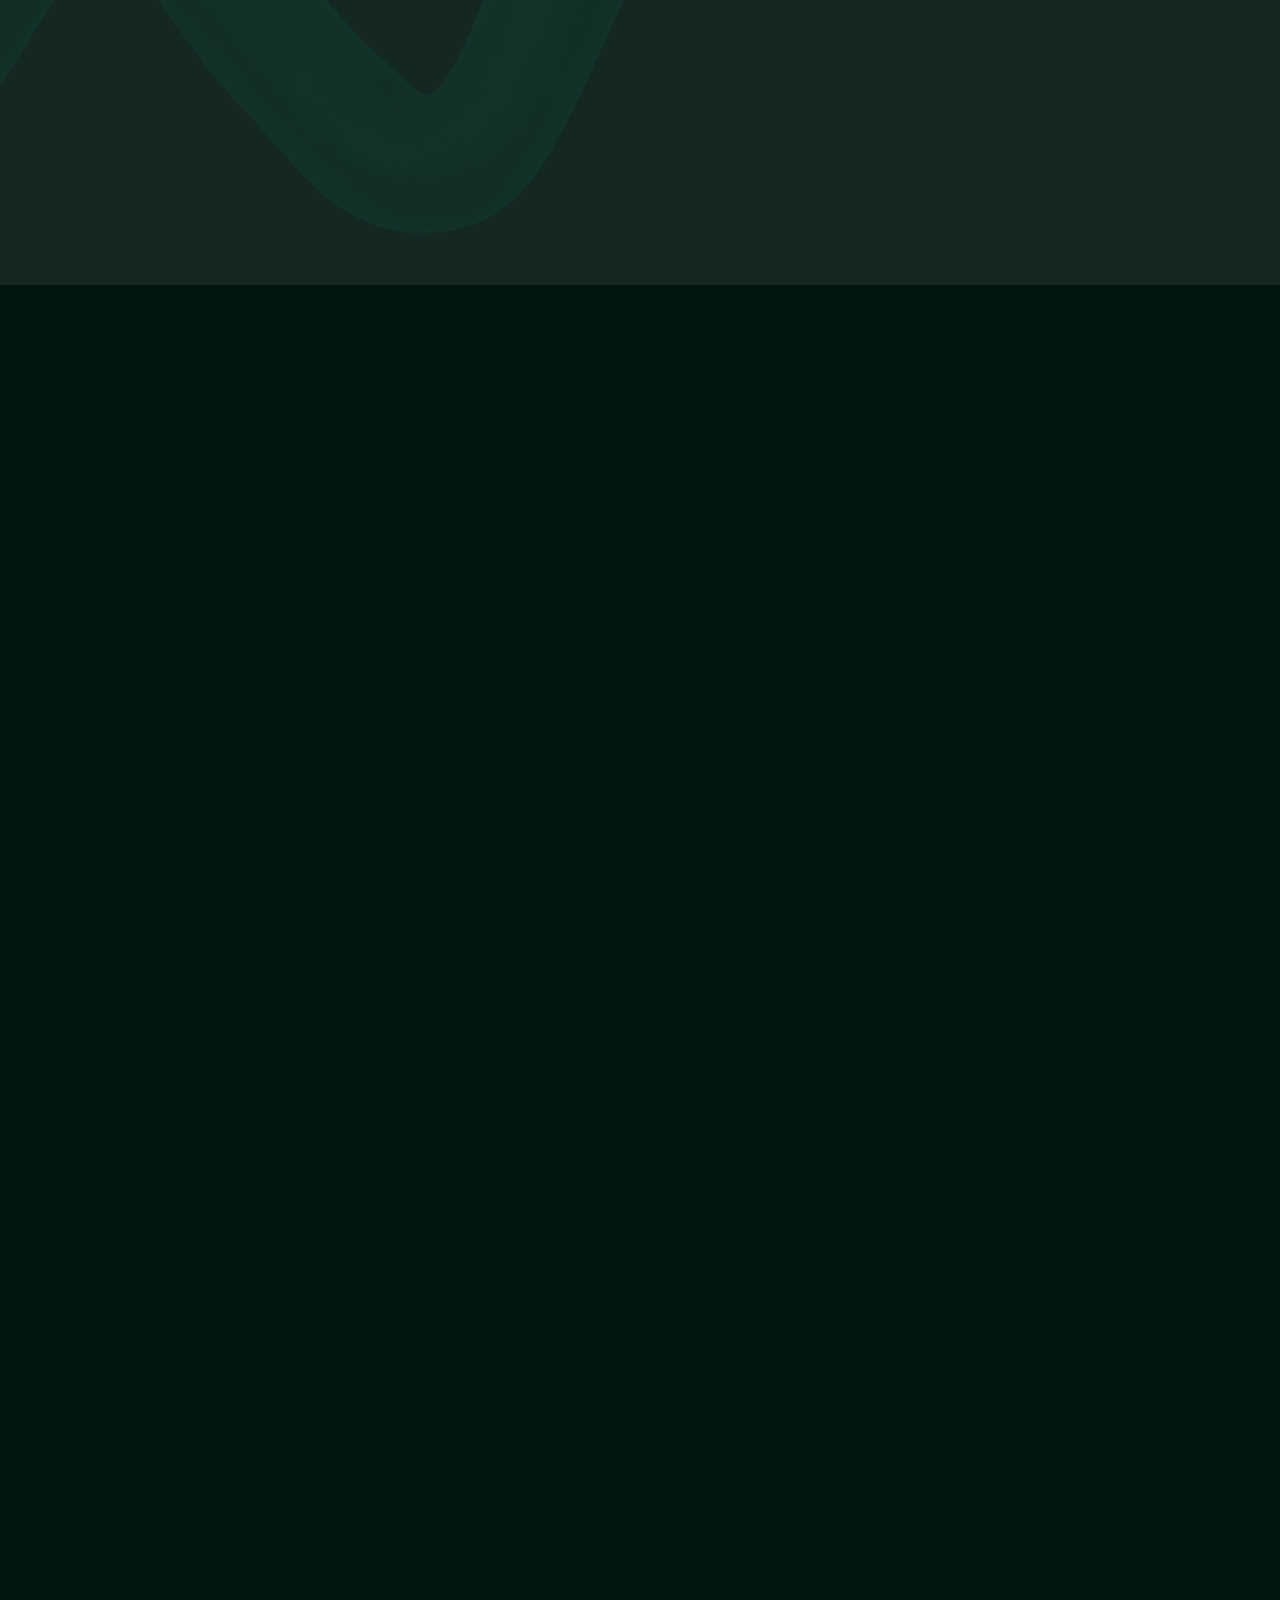
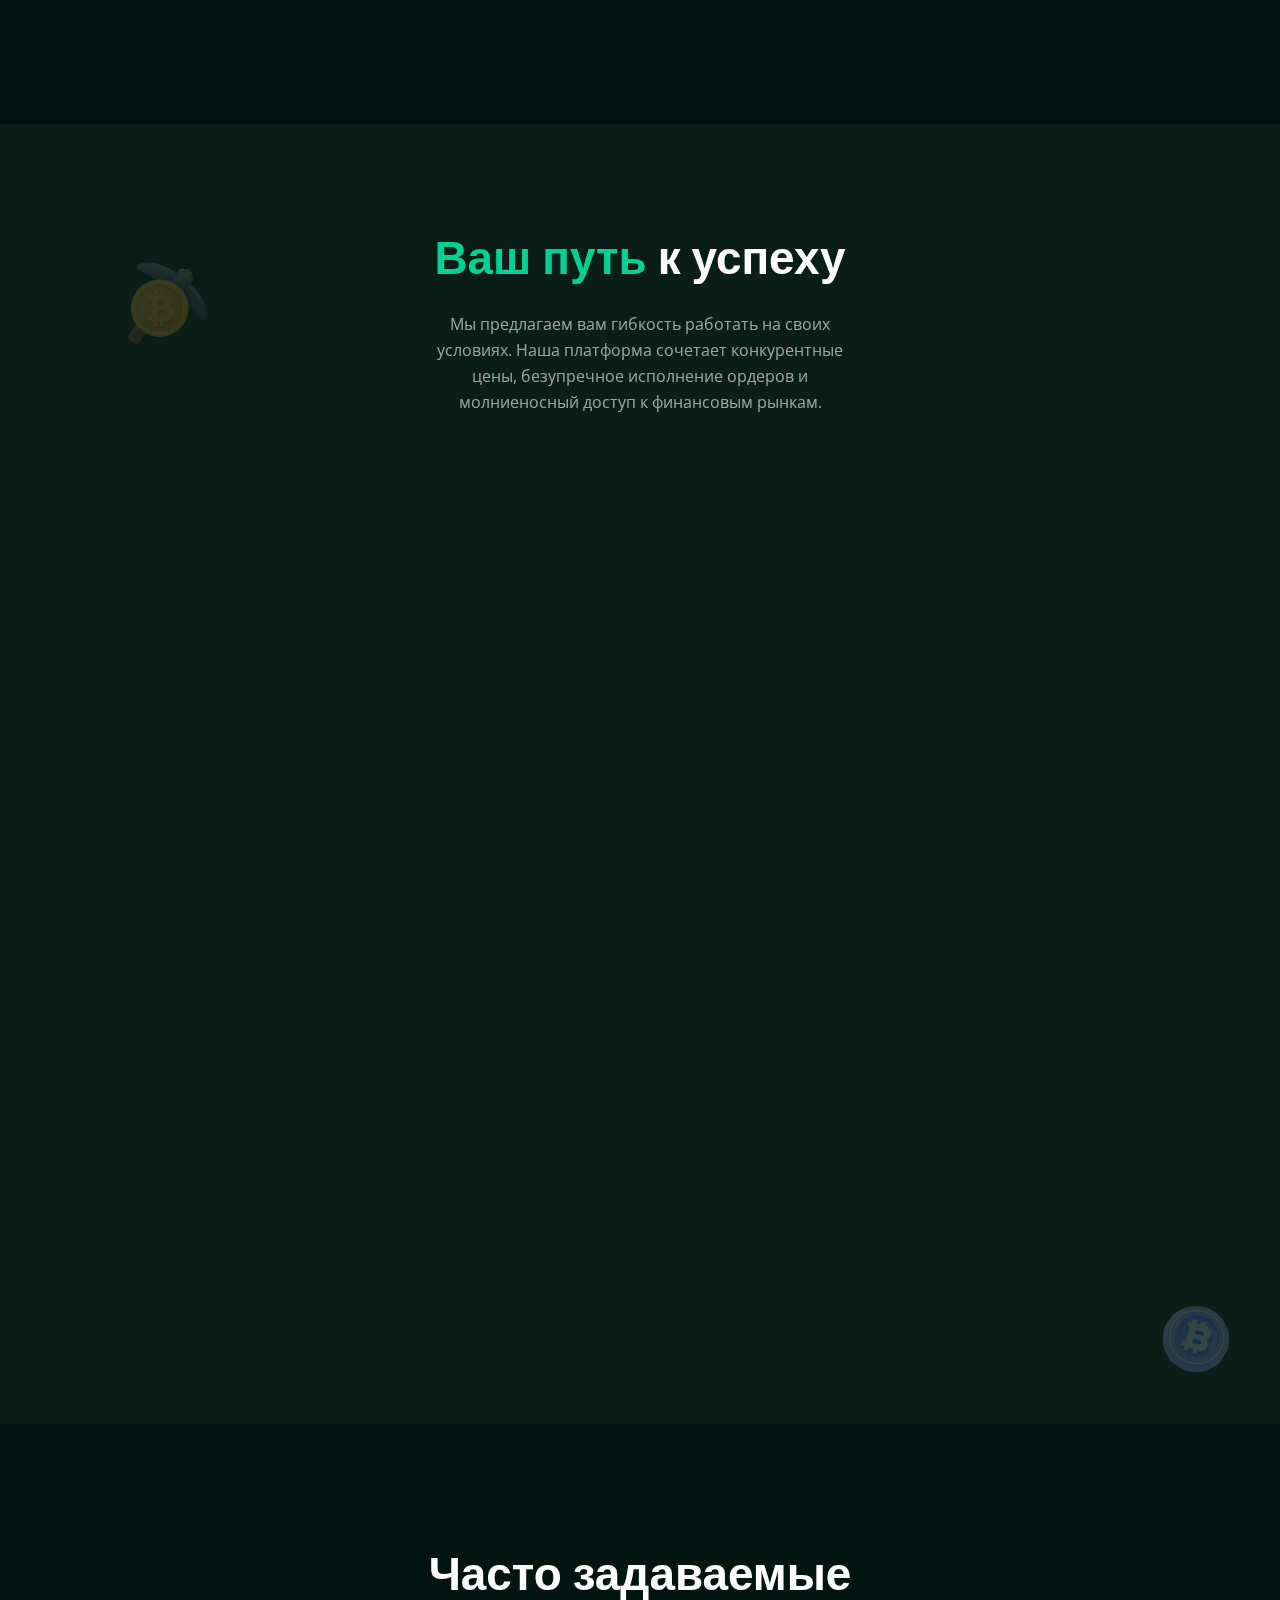
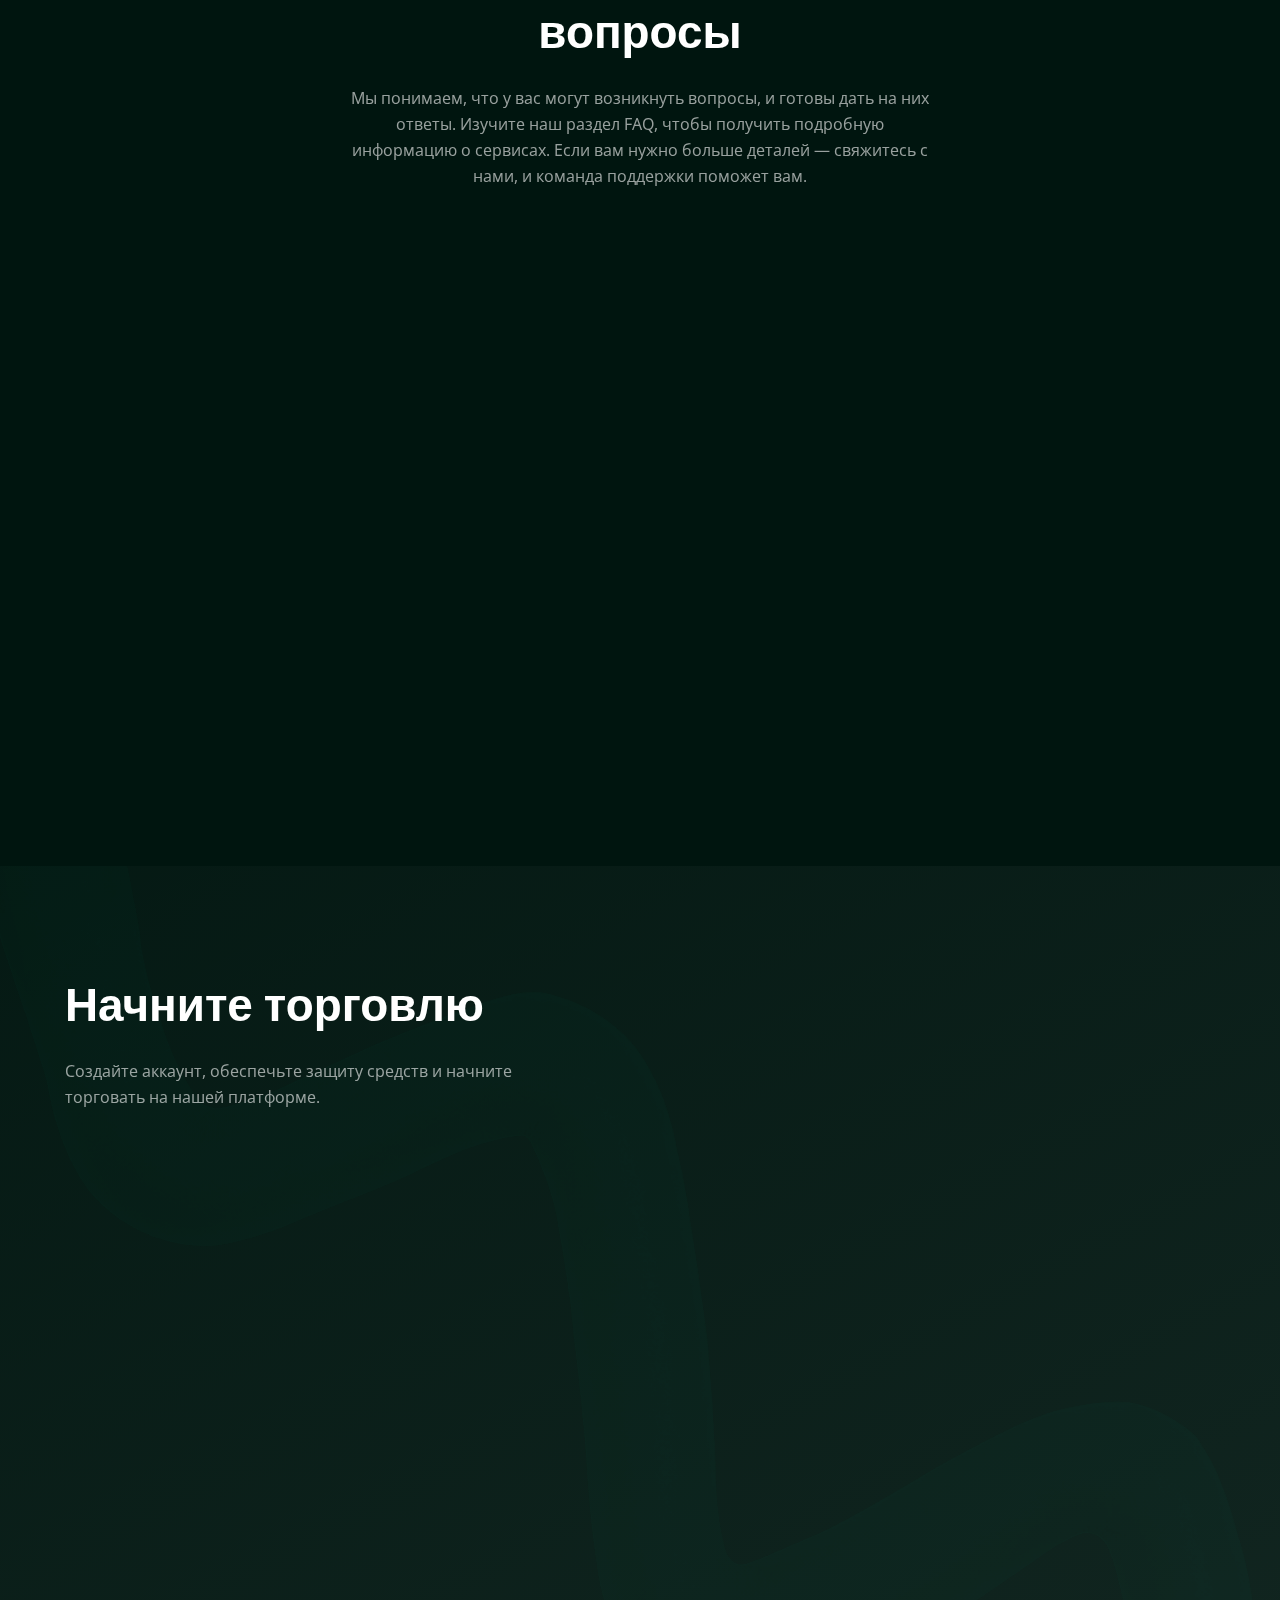
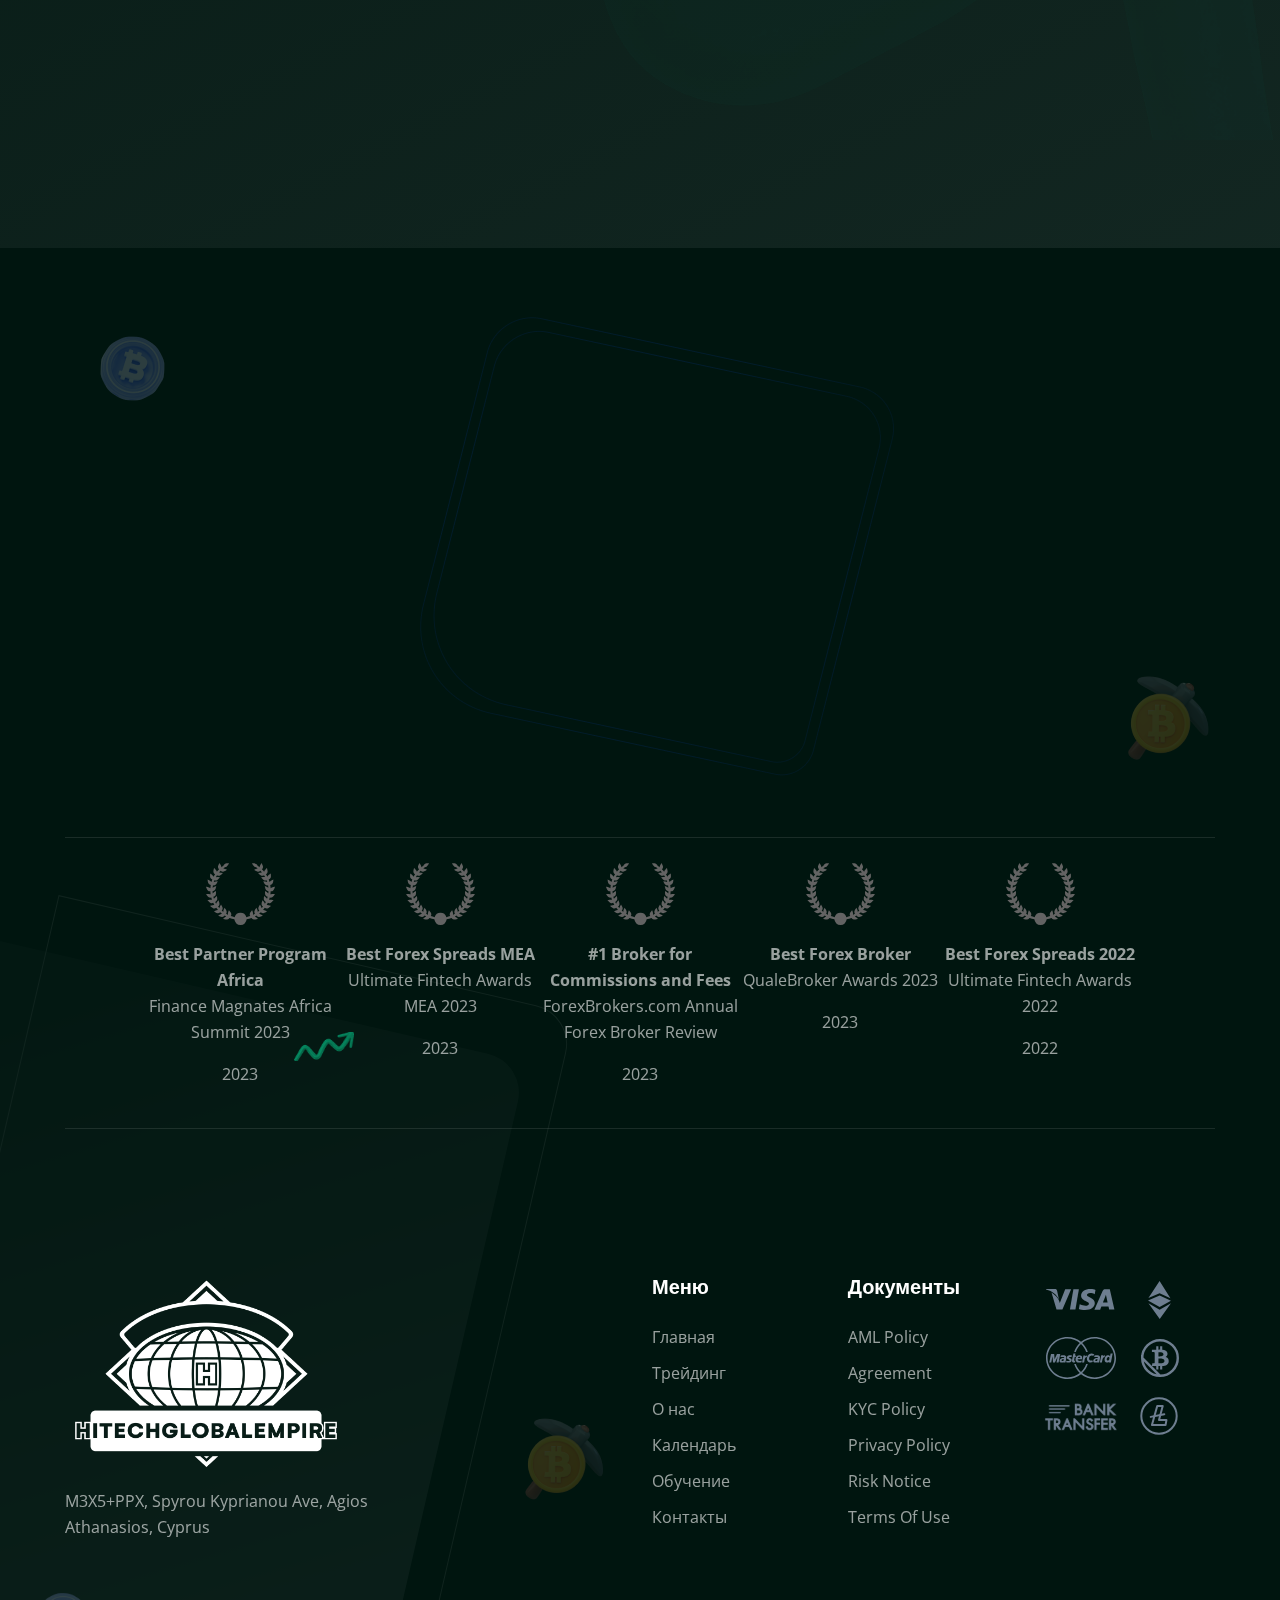
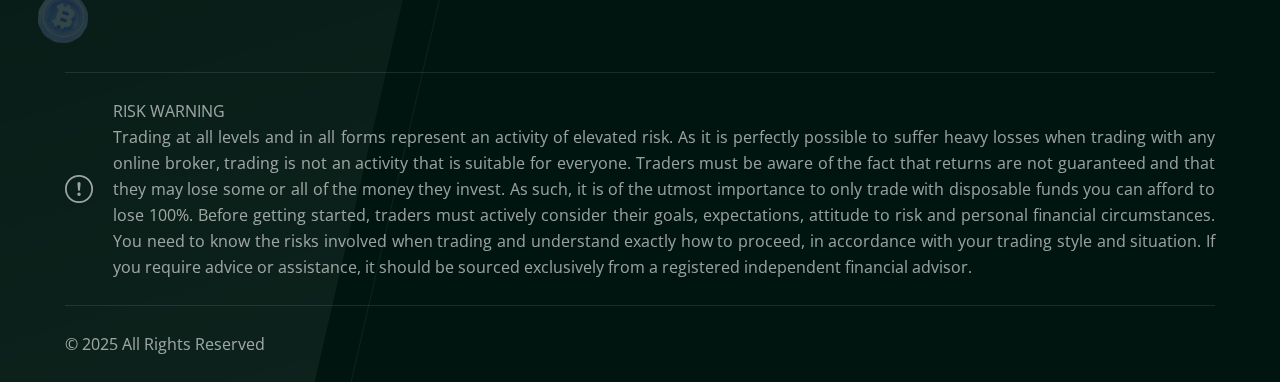
<file: ru.html>
<!doctype html>
<html lang="en" data-bs-theme="dark">
  <head>
  <title>TechGlobalEmpire</title>
  <meta charset="UTF-8">
  <meta http-equiv="X-UA-Compatible" content="IE=edge">
  <meta name="viewport" content="width=device-width, initial-scale=1.0">

  <!-- Sites meta Data -->
  <meta name="author" content="">
  <meta name="keywords" content="">
  <meta name="description" content="">

  <link rel="shortcut icon" href="./../assets/images/favicon.ico" type="image/x-icon">

  <link rel="stylesheet" href="assets/css/bootstrap.min.css">
  <link rel="stylesheet" href="assets/css/aos.css">
  <link rel="stylesheet" href="assets/css/all.min.css">

  <link rel="stylesheet" href="assets/css/swiper-bundle.min.css">

<style type="text/css">
.m-disable-scroll {
    position: fixed;
    overflow: hidden;
    height: 100vh;
    width: 100%;
    left: 0;
    top: 0;
}
.m-wrap {
    position: fixed;
    left:0;
    top: 0;
    width: 100%;
    height: 100vh;
    z-index: 99998;
    background-color: rgba(0, 0, 0, .7);
    display: flex;
    justify-content: center;
    align-items: center;
    display: none;
    opacity: 0;
}
.m-body {
    position: relative;
    background-color: white;
    padding: 15px;
    border-radius: 18px;
}
.m-close {
    position: absolute;
    border: 2px solid black;
    width: 24px;
    height: 24px;
    border-radius: 50px;
    right: 4px;
    top: 4px;
    opacity: 0.2;
	cursor: pointer;
    transition: opacity ease 0.5s;
}
.m-close:hover {
    opacity: 1;
}
.m-close::before,
.m-close::after  {
    content: '';
    position: absolute;
    top: 9px;
    right: -1px;
    display: block;
    width: 22px;
    height: 3px;
    background: black;
}
.m-close::before {
	transform: rotate(45deg);
}
.m-close::after {
	transform: rotate(-45deg);
}
@media (max-height: 773px) {
.m-body {
    height: 100%;
    overflow: scroll;
    border-radius: 0px;
    padding-bottom: 150px!important;
}
    .m-close {
        top: 8px;
    }
}
@media (max-height: 773px) and (orientation: landscape) {
    .m-body {
        height: 100%;
        overflow: scroll;
        border-radius: 0px;
    }
    .m-close {
        top: 18px;
    }
}
@media (max-width: 397px) {
    .m-body {
        padding: 5px;
    }
}
</style>

  <!-- main css for template -->
  <link rel="stylesheet" href="assets/css/style.css">
</head>

<body>
                    <!-- ===============>> light&dark switch start here <<================= -->
  <div class="lightdark-switch d-none">
    <span class="dark-btn d-none" id="btnSwitch"><img src="assets/images/icon/moon.svg" alt="light-dark-switchbtn"
        class="swtich-icon"></span>
  </div>
  <!-- ===============>> light&dark switch start here <<================= -->



  <!-- ===============>> Header section start here <<================= -->
  <header class="header-section header-section--style1">
      <style>
          *{
              text-transform: unset!important;
          }
      </style>
    <div class="header-bottom">
      <div class="container">
        <div class="header-wrapper">
          <div class="logo">
            <a href="ru.html" class="a-logo" style="width: 200px;">
              <img src="./assets/img/los.png" alt="logo">
            </a>
          </div>
          <div class="menu-area">
            <ul class="menu menu--style1 menu-de">
              <li>
                <a href="ru.html">Главная</a>
              </li>
              <li>
                <a href="ru/trading/index.html">Трейдинг</a>
              </li>
              <li>
                <a href="ru/about/index.html">О нас</a>
              </li>
              <li>
                <a href="ru/calendar/index.html">Календарь</a>
              </li>
              <li>
                <a href="ru/education/index.html">Обучение</a>
              </li>
              
                            
                <li>
                <a href="ru/contacts/index.html">Контакты</a>
              </li>
              
               <li>
                <a href="ru.html#" class="lang-menu">
                    <svg class="lang-svg" xmlns="http://www.w3.org/2000/svg" version="1.0" width="20px" height="20px" viewBox="0 0 512.000000 512.000000" preserveAspectRatio="xMidYMid meet">
                                        <g transform="translate(0.000000,512.000000) scale(0.100000,-0.100000)" fill="#fff" stroke="none">
                                        <path d="M2334 5086 c-75 -28 -149 -72 -236 -142 -222 -179 -429 -543 -552 -971 l-15 -53 440 0 439 0 0 595 c0 327 -3 595 -7 594 -5 0 -35 -10 -69 -23z"></path>
                                        <path d="M2710 4516 l0 -596 435 0 c348 0 435 3 435 13 0 22 -61 208 -101 310 -57 143 -143 308 -218 421 -76 116 -209 259 -296 322 -58 41 -182 104 -232 119 l-23 6 0 -595z"></path>
                                        <path d="M1599 4936 c-463 -189 -869 -517 -1157 -934 l-53 -77 412 -3 c227 -1 414 -1 415 1 2 2 22 66 44 141 103 353 257 671 427 884 14 17 24 32 22 32 -2 0 -52 -20 -110 -44z"></path>
                                        <path d="M3410 4975 c0 -3 20 -32 45 -65 162 -212 318 -545 406 -860 17 -63 34 -118 38 -123 4 -4 193 -6 420 -5 l412 3 -52 75 c-190 277 -444 525 -729 713 -141 92 -540 286 -540 262z"></path>
                                        <path d="M182 3518 c-87 -221 -141 -433 -167 -654 -8 -71 -15 -135 -15 -141 0 -10 112 -13 535 -13 421 0 535 3 535 13 0 161 44 653 74 820 l13 77 -467 0 -467 0 -41 -102z"></path>
                                        <path d="M1460 3615 c0 -2 -9 -60 -20 -127 -24 -149 -47 -356 -55 -498 -3 -58 -8 -144 -11 -192 l-6 -88 521 0 521 0 0 455 0 455 -475 0 c-261 0 -475 -2 -475 -5z"></path>
                                        <path d="M2710 3165 l0 -455 520 0 519 0 -5 98 c-16 301 -29 438 -65 675 l-21 137 -474 0 -474 0 0 -455z"></path>
                                        <path d="M3964 3603 c17 -60 62 -450 71 -618 3 -60 8 -147 11 -192 l6 -83 534 0 c422 0 534 3 534 13 0 6 -7 70 -15 141 -26 220 -79 428 -168 654 l-40 102 -469 0 c-442 0 -469 -1 -464 -17z"></path>
                                        <path d="M0 2397 c0 -50 35 -292 56 -386 26 -119 105 -368 144 -453 l21 -48 468 0 468 0 -14 83 c-20 127 -51 420 -58 542 -3 61 -8 147 -11 193 l-6 82 -534 0 c-422 0 -534 -3 -534 -13z"></path>
                                        <path d="M1376 2308 c11 -214 36 -486 60 -636 13 -86 24 -157 24 -159 0 -2 214 -3 475 -3 l475 0 0 450 0 450 -520 0 -519 0 5 -102z"></path>
                                        <path d="M2710 1960 l0 -450 474 0 474 0 6 28 c30 142 67 490 80 760 l6 112 -520 0 -520 0 0 -450z"></path>
                                        <path d="M4046 2303 c-13 -231 -38 -508 -56 -635 -11 -73 -20 -139 -20 -145 0 -10 100 -13 465 -13 l464 0 21 48 c61 135 132 377 164 552 13 73 36 258 36 290 0 7 -171 10 -534 10 l-534 0 -6 -107z"></path>
                                        <path d="M390 1202 c0 -5 23 -42 51 -83 238 -346 564 -636 933 -830 115 -60 326 -152 334 -145 2 2 -17 31 -43 65 -177 233 -316 538 -429 944 l-17 57 -414 0 c-228 0 -415 -4 -415 -8z"></path>
                                        <path d="M1546 1158 c75 -263 186 -512 313 -702 76 -116 209 -259 296 -322 58 -41 182 -104 233 -119 l22 -6 0 600 0 601 -439 0 -440 0 15 -52z"></path>
                                        <path d="M2710 609 l0 -600 23 7 c210 65 387 214 549 464 105 160 213 403 277 619 17 57 31 105 31 107 0 2 -198 4 -440 4 l-440 0 0 -601z"></path>
                                        <path d="M3866 1078 c-104 -367 -258 -684 -449 -926 -35 -44 380 155 533 255 284 187 540 437 729 712 28 41 51 78 51 83 0 4 -186 8 -413 8 l-413 0 -38 -132z"></path>
                                        </g>
                                        </svg>
                    Ru</a>
                <ul class="submenu lang-sub">
                  <li><a href="index.html">En</a></li>
                </ul>
              </li>
              
              
            <li>
                <a href="https://personal.hitechglobalempire.com/auth/login" class="burger-btns"  >Вход</a>
              </li>
              <li>
                <a href="https://personal.hitechglobalempire.com/auth/registration" class="burger-btns" >Регистрация</a>
              </li>
              
            </ul>



          </div>
          <div class="header-action">
            <div class="menu-area">
              <div class="header-btn">
                <a href="https://personal.hitechglobalempire.com/auth/login" class="trk-btn trk-btn--border trk-btn--primary"  >
                  <span>Вход</span>
                </a>
                <a href="https://personal.hitechglobalempire.com/auth/registration" class="trk-btn trk-btn--border trk-btn--primary" >
                  <span>Регистрация</span>
                </a>
              </div>

              <!-- toggle icons -->
              <div class="header-bar d-lg-none header-bar--style1">
                <span></span>
                <span></span>
                <span></span>
              </div>
            </div>
          </div>
        </div>
      </div>
    </div>
  </header>
  <!-- ===============>> Header section end here <<================= -->
         
    
        <style>.text-center{text-align:center;}.text-right{text-align:right}.text-justify{text-align:justify;}</style><p><!-- ===============>> Banner section start here <<================= --></p>

<section class="banner banner--style3">
  <div class="banner__bg">
    <div class="banner__bg-element">
      <img src="assets/images/bg/1.png" alt="section-bg-element">
    </div>
  </div> 
  <div class="container">
    <div class="banner__wrapper">
      <div class="row gy-5 gx-4 align-items-end">
        <div class="col-lg-5 col-md-5">
          <div class="banner__content" data-aos="fade-right" data-aos-duration="1000">
            <div class="banner__content-coin banner__content-coin--style2">
              <img src="assets/images/banner/home3/2.png" alt="coin icon">
            </div>
            <h1 class="banner__content-heading">Откройте для себя идеальную брокерскую платформу</h1>
            <p class="banner__content-moto">Добро пожаловать на нашу ведущую брокерскую платформу, где ваше финансовое будущее выходит на первый план.</p>
            <div class="banner__btn-group btn-group">
              <a href="https://personal.hitechglobalempire.com/auth/registration"  class="trk-btn trk-btn--primary">Начать</a>
            </div>
          </div>
        </div>
        <div class="col-lg-4 col-md-4">
          <div class="banner__thumb">
            <img src="assets/images/banner/home3/1.png" alt="banner-thumb" >
          </div>
        </div>
        <div class="col-lg-3 col-md-3">
          <div class="banner__counter">
            <div class="banner__counter-inner">
              <div class="banner__counter-item">
                <h4><span class="purecounter" data-purecounter-start="0" data-purecounter-end="5">5</span> лет</h4>
                <p>Опыт в трейдинге</p>
              </div>
              <div class="banner__counter-item">
                <h4><span class="purecounter" data-purecounter-start="0" data-purecounter-end="24">24</span>/7</h4>
                <p>Онлайн-поддержка</p>
              </div>
              <div class="banner__counter-item">
                <h4><span class="purecounter" data-purecounter-start="0" data-purecounter-end="250">250</span>K+</h4>
                <p>довольных клиентов</p>
              </div>
            </div>
          </div>
        </div>
      </div>
    </div>
  </div>
  <div class="banner__shape">
    <span class="banner__shape-item banner__shape-item--3"><img src="assets/images/banner/shape/1.png" alt="shape icon"></span>
    <span class="banner__shape-item banner__shape-item--4"><img src="assets/images/banner/shape/2.png" alt="shape icon"></span>
  </div>
</section>

<p><!-- ===============>> Banner section end here <<================= --></p>

<p><!-- ===============>> feature section start here <<================= --></p>

<section class="feature feature--style2 padding-bottom padding-top feature-bg-color bg--cover" style="background-image:url(assets/images/feature/home3/bg.png)">
  <div class="section-header section-header--style3 section-header--max57">
    <h2 class="mb-15 mt-minus-5">Изучайте широкий спектр торговли</h2>
    <p>Откройте для себя разнообразие финансовых активов и рынков, каждый из которых предлагает свой уникальный потенциал для успешной торговли.</p>
  </div>
  <div class="container">
    <div class="feature__wrapper">
      <div class="row g-4 align-items-center">
        <div class="col-sm-6 col-lg-3">
          <div class="feature__item" data-aos="fade-up" data-aos-duration="800">
            <div class="feature__item-inner text-center">
              <div class="feature__item-thumb">
                <img  src="assets/images/feature/home3/1.png" alt="feature-item-icon">
              </div>
              <div class="feature__item-content">
                <h5>Копи-трейдинг</h5>
                <p>Используйте наш сервис для автоматического копирования сделок успешных трейдеров.</p>
              </div>
            </div>
          </div>
        </div>
        <div class="col-sm-6 col-lg-3">
          <div class="feature__item" data-aos="fade-up" data-aos-duration="800">
            <div class="feature__item-inner text-center">
              <div class="feature__item-thumb">
                <img  src="assets/images/feature/home3/2.png" alt="feature-item-icon">
              </div>
              <div class="feature__item-content">
                <h5>Консультации экспертов</h5>
                <p>Получайте рекомендации и аналитические обзоры от опытных трейдеров.</p>
              </div>
            </div>
          </div>
        </div>
        <div class="col-sm-6 col-lg-3">
          <div class="feature__item" data-aos="fade-up" data-aos-duration="800">
            <div class="feature__item-inner text-center">
              <div class="feature__item-thumb">
                <img  src="assets/images/feature/home3/3.png" alt="feature-item-icon">
              </div>
              <div class="feature__item-content">
                <h5>Надёжная безопасность</h5>
                <p>Ваши инвестиции защищены современными системами безопасности.</p>
              </div>
            </div>
          </div>
        </div>
        <div class="col-sm-6 col-lg-3">
          <div class="feature__item" data-aos="fade-up" data-aos-duration="800">
            <div class="feature__item-inner text-center">
              <div class="feature__item-thumb">
                <img  src="assets/images/feature/home3/1.png" alt="feature-item-icon">
              </div>
              <div class="feature__item-content">
                <h5>Инвестиционные решения</h5>
                <p>Создайте сбалансированный инвестиционный портфель для краткосрочных и долгосрочных целей.</p>
              </div>
            </div>
          </div>
        </div>
      </div>
    </div>
  </div>
  <div class="feature__shape">
    <span class="feature__shape-item feature__shape-item--1"><img src="assets/images/feature/home3/5.png" alt="shape-icon"></span>
  </div>
</section>

<p><!-- ===============>> feature section end here <<================= --></p>

<p><!-- ===============>> About section start here <<================= --></p>

<section class="about about--style3 padding-top padding-bottom">
  <div class="container">
    <div class="about__wrapper">
      <div class="row g-5">
        <div class="col-md-5">
          <div class="about__thumb" data-aos="fade-right" data-aos-duration="800">
            <div class="about__thumb-inner">
              <div class="about__thumb-image text-center floating-content">
                <img class="da" src="./assets/img/close.png" alt="about-image">
              </div>
            </div>
          </div>
        </div>
        <div class="col-md-6">
          <div class="about__content" data-aos="fade-left" data-aos-duration="800">
            <div class="about__content-icon">
              <img src="assets/images/banner/home3/2.png" alt="trade icon">
            </div>
            <h2>Наша миссия</h2>
            <p class="mb-0">Наша миссия &mdash; предоставить вам инструменты и ресурсы для достижения успеха в торговле и открытия новых горизонтов процветания.</p>
            <p class="mb-0">С нашими современными брокерскими сервисами вы получите доступ к широкому спектру финансовых инструментов и рынков &mdash; от акций и валют до криптовалют и сырьевых товаров. Наша платформа подходит как для опытных инвесторов, так и для начинающих трейдеров.</p>
            <a href="about.html" class="trk-btn trk-btn--border trk-btn--primary">Подробнее</a>
          </div>
        </div>
      </div>
      <div class="row g-5 mt-100">
        <div class="col-md-6">
          <div class="about__content" data-aos="fade-right" data-aos-duration="800">
            <h2>Торгуйте на нашей платформе мирового уровня</h2>
            <ul>
              <li><img src="assets/images/about/home3/check.png" alt="check">Простой интерфейс</li>
              <li><img src="assets/images/about/home3/check.png" alt="check">Продвинутые графики</li>
              <li><img src="assets/images/about/home3/check.png" alt="check">Рыночные данные в реальном времени</li>
              <li><img src="assets/images/about/home3/check.png" alt="check">Надёжное исполнение ордеров</li>
              <li><img src="assets/images/about/home3/check.png" alt="check">Инструменты управления рисками</li>
              <li><img src="assets/images/about/home3/check.png" alt="check">Мобильные приложения для торговли</li>
            </ul>
          </div>
        </div>
        <div class="col-md-5">
          <div class="about__thumb" data-aos="fade-left" data-aos-duration="800">
            <div class="about__thumb-inner">
              <div class="about__thumb-image text-center floating-content">
                <img src="./assets/img/222.png" alt="about-image">
              </div>
            </div>
          </div>
        </div>
      </div>
    </div>
  </div>
</section>

<p><!-- ===============>> About section end here <<================= --> <br><!-- ===============>> Service section start here <<================= --></p>

<section class="service padding-top padding-bottom bg-color-7">
  <div class="section-header section-header--max50">
    <h2 class="mb-15 mt-minus-5"><span class="style2">Ваш путь </span>к успеху</h2>
    <p>Мы предлагаем вам гибкость работать на своих условиях. Наша платформа сочетает конкурентные цены, безупречное исполнение ордеров и молниеносный доступ к финансовым рынкам.</p>
  </div>
  <div class="container">
    <div class="service__wrapper">
      <div class="row g-4 align-items-center">
        <div class="col-sm-6 col-md-6 col-lg-4">
          <div class="service__item service__item--style2" data-aos="fade-up" data-aos-duration="800">
            <div class="service__item-inner text-center">
              <div class="service__thumb mb-30">
                <div class="service__thumb-inner">
                  <img  src="assets/images/service/1.png" alt="service-icon">
                </div>
              </div>
              <div class="service__content">
                <h5 class="mb-15">Инвестиции</h5>
                <p class="mb-0">Откройте для себя разнообразие инвестиционных продуктов и создайте портфель, соответствующий вашим целям.</p>
              </div>
            </div>
          </div>
        </div>
        <div class="col-sm-6 col-lg-4">
          <div class="service__item service__item--style2" data-aos="fade-up" data-aos-duration="1000">
            <div class="service__item-inner text-center">
              <div class="service__thumb mb-30">
                <div class="service__thumb-inner">
                  <img  src="assets/images/service/2.png" alt="service-icon">
                </div>
              </div>
              <div class="service__content">
                <h5 class="mb-15">Трейдинг</h5>
                <p class="mb-0">Используйте возможности передовых инструментов, универсальных платформ и широкого выбора финансовых инструментов.</p>
              </div>
            </div>
          </div>
        </div>
        <div class="col-sm-6 col-lg-4">
          <div class="service__item service__item--style2" data-aos="fade-up" data-aos-duration="1200">
            <div class="service__item-inner text-center">
              <div class="service__thumb mb-30">
                <div class="service__thumb-inner">
                  <img  src="assets/images/service/3.png" alt="service-icon">
                </div>
              </div>
              <div class="service__content">
                <h5 class="mb-15">Управление капиталом</h5>
                <p class="mb-0">Начните путь к финансовому успеху под руководством наших лучших консультантов.</p>
              </div>
            </div>
          </div>
        </div>
        <div class="col-sm-6 col-lg-4">
          <div class="service__item service__item--style2" data-aos="fade-up" data-aos-duration="800">
            <div class="service__item-inner text-center">
              <div class="service__thumb mb-30">
                <div class="service__thumb-inner">
                  <img  src="assets/images/service/4.png" alt="service-icon">
                </div>
              </div>
              <div class="service__content">
                <h5 class="mb-15">Инвестиционные консультации</h5>
                <p class="mb-0">Изучайте проверенные стратегии, разработанные опытными управляющими активами.</p>
              </div>
            </div>
          </div>
        </div>
        <div class="col-sm-6 col-lg-4">
          <div class="service__item service__item--style2" data-aos="fade-up" data-aos-duration="1000">
            <div class="service__item-inner text-center">
              <div class="service__thumb mb-30">
                <div class="service__thumb-inner">
                  <img  src="assets/images/service/5.png" alt="service-icon">
                </div>
              </div>
              <div class="service__content">
                <h5 class="mb-15">Умный портфель</h5>
                <p class="mb-0">Воспользуйтесь полностью автоматизированным инвестиционным сервисом нового поколения, раскрывающим ваш потенциал.</p>
              </div>
            </div>
          </div>
        </div>
        <div class="col-sm-6 col-lg-4">
          <div class="service__item service__item--style2" data-aos="fade-up" data-aos-duration="1200">
            <div class="service__item-inner text-center">
              <div class="service__thumb mb-30">
                <div class="service__thumb-inner">
                  <img  src="assets/images/service/6.png" alt="service-icon">
                </div>
              </div>
              <div class="service__content">
                <h5 class="mb-15">Партнёрская программа</h5>
                <p class="mb-0">Откройте для себя выгодные возможности сотрудничества и присоединяйтесь к нашей профессиональной команде.</p>
              </div>
            </div>
          </div>
        </div>
      </div>
    </div>
  </div>
  <div class="service__shape">
    <span class="service__shape-item service__shape-item--2"><img src="assets/images/icon/shape/1.png" alt="shape-icon"></span>
    <span class="service__shape-item service__shape-item--3"><img src="assets/images/icon/shape/2.png" alt="shape-icon"></span>
  </div>
</section>

<p><!-- ===============>> Service section end here <<================= --></p>

<p><!-- ===============>> FAQ section start here <<================= --></p>

<section class="faq padding-top padding-bottom of-hidden">
  <div class="section-header section-header--max65">
    <h2 class="mb-15 mt-minus-5">Часто задаваемые вопросы</h2>
    <p>Мы понимаем, что у вас могут возникнуть вопросы, и готовы дать на них ответы. Изучите наш раздел FAQ, чтобы получить подробную информацию о сервисах. Если вам нужно больше деталей &mdash; свяжитесь с нами, и команда поддержки поможет вам.</p>
  </div>
  <div class="container">
    <div class="faq__wrapper">
      <div class="row g-5 align-items-center justify-content-between">
        <div class="col-lg-6">
          <div class="accordion accordion--style1" id="faqAccordion1" data-aos="fade-right" data-aos-duration="1000">
            <div class="row">
              <div class="col-12">
                <div class="accordion__item">
                  <div class="accordion__header" id="faq1">
                    <button class="accordion__button" type="button" data-bs-toggle="collapse" data-bs-target="#faqBody1" aria-expanded="false" aria-controls="faqBody1">
                      <span class="accordion__button-content">Как открыть торговый счёт?</span>
                      <span class="accordion__button-plusicon"></span>
                    </button>
                  </div>
                  <div id="faqBody1" class="accordion-collapse collapse show" aria-labelledby="faq1" data-bs-parent="#faqAccordion1">
                    <div class="accordion__body">
                      <p class="mb-15">Открыть счёт просто: перейдите на наш сайт и нажмите кнопку «Открыть счёт». Следуйте инструкциям, заполните данные и завершите регистрацию. После подтверждения вы сможете пополнить баланс и начать торговлю.</p>
                    </div>
                  </div>
                </div>
              </div>
              <div class="col-12">
                <div class="accordion__item">
                  <div class="accordion__header" id="faq2">
                    <button class="accordion__button collapsed" type="button" data-bs-toggle="collapse" data-bs-target="#faqBody2" aria-expanded="true" aria-controls="faqBody2">
                      <span class="accordion__button-content">Какими финансовыми инструментами можно торговать?</span>
                      <span class="accordion__button-plusicon"></span>
                    </button>
                  </div>
                  <div id="faqBody2" class="accordion-collapse collapse" aria-labelledby="faq2" data-bs-parent="#faqAccordion1">
                    <div class="accordion__body">
                      <p class="mb-15">Мы предлагаем широкий выбор активов: акции, валюты, сырьё (золото, нефть и т. д.), индексы, криптовалюты и многое другое. Это даёт возможность диверсифицировать ваш портфель.</p>
                    </div>
                  </div>
                </div>
              </div>
              <div class="col-12">
                <div class="accordion__item">
                  <div class="accordion__header" id="faq3">
                    <button class="accordion__button collapsed" type="button" data-bs-toggle="collapse" data-bs-target="#faqBody3" aria-expanded="false" aria-controls="faqBody3">
                      <span class="accordion__button-content">Безопасны ли мои персональные данные?</span>
                      <span class="accordion__button-plusicon"></span>
                    </button>
                  </div>
                  <div id="faqBody3" class="accordion-collapse collapse" aria-labelledby="faq3" data-bs-parent="#faqAccordion1">
                    <div class="accordion__body">
                      <p class="mb-15">Да, абсолютно! Мы используем современные методы шифрования и защиты данных, чтобы ваши персональные и финансовые данные были в безопасности.</p>
                    </div>
                  </div>
                </div>
              </div>
              <div class="col-12">
                <div class="accordion__item border-0">
                  <div class="accordion__header" id="faq6">
                    <button class="accordion__button collapsed" type="button" data-bs-toggle="collapse" data-bs-target="#faqBody6" aria-expanded="false" aria-controls="faqBody6">
                      <span class="accordion__button-content">Как пополнить счёт и вывести средства?</span>
                      <span class="accordion__button-plusicon"></span>
                    </button>
                  </div>
                  <div id="faqBody6" class="accordion-collapse collapse" aria-labelledby="faq6" data-bs-parent="#faqAccordion1">
                    <div class="accordion__body">
                      <p class="mb-15">Вы можете пополнить счёт банковским переводом, картой или электронными кошельками. Для вывода средств подайте заявку в личном кабинете &mdash; средства обрабатываются согласно нашей политике вывода.</p>
                    </div>
                  </div>
                </div>
              </div>
            </div>
          </div>
        </div>
        <div class="col-lg-6">
          <div class="faq__thumb faq__thumb--style2 text-center" data-aos="fade-left" data-aos-duration="1000">
            <img  src="assets/images/others/3.png" alt="faq-thumb">
          </div>
        </div>
      </div>
    </div>
  </div>
</section>

<p><!-- ===============>> FAQ section end here <<================= --></p>

<p><!-- ===============>> Blog section start here <<================= --></p>

<section class="blog padding-top padding-bottom bg-color">
  <div class="blog__bg">
    <div class="blog__bg-element">
      <img src="assets/images/blog/bg.png" alt="section-bg-element" >
    </div>
  </div>
  <div class="container">
    <div class="section-header d-md-flex align-items-center justify-content-between">
      <div class="section-header__content">
        <h2 class="mb-15">Начните торговлю</h2>
        <p class="mb-0">Создайте аккаунт, обеспечьте защиту средств и начните торговать на нашей платформе.</p>
      </div>
    </div>
    <div class="blog__wrapper" data-aos="fade-up" data-aos-duration="1000">
      <div class="blog__slider swiper">
        <div class="swiper-wrapper">
          <div class="swiper-slide">
            <div class="blog__item blog__item--style2">
              <div class="blog__item-inner">
                <div class="blog__thumb">
                  <img src="./assets/img/11.jpg" alt="blog Images">
                </div>
                <div class="blog__content">
                  <div class="blog__meta">
                    <span class="blog__meta-tag blog__meta-tag--style1">Шаг 1</span>
                  </div>
                  <h5><a href="https://usablecapital.com/ru/blog-details.html" class="no-click">Регистрация</a></h5>
                  <p class="mb-15">Откройте реальный торговый счёт, заполнив простую форму регистрации.</p>
                </div>
              </div>
            </div>
          </div>
          <div class="swiper-slide">
            <div class="blog__item blog__item--style2">
              <div class="blog__item-inner">
                <div class="blog__thumb">
                  <img src="./assets/img/22.jpg" alt="blog Images">
                </div>
                <div class="blog__content">
                  <div class="blog__meta">
                    <span class="blog__meta-tag blog__meta-tag--style1">Шаг 2</span>
                  </div>
                  <h5><a href="https://usablecapital.com/ru/blog-details.html" class="no-click">Пополнение</a></h5>
                  <p class="mb-15">Пополните счёт любым удобным способом &mdash; картой, переводом или криптовалютой.</p>
                </div>
              </div>
            </div>
          </div>
          <div class="swiper-slide">
            <div class="blog__item blog__item--style2">
              <div class="blog__item-inner">
                <div class="blog__thumb">
                  <img src="./assets/img/33.jpg" alt="blog Images">
                </div>
                <div class="blog__content">
                  <div class="blog__meta">
                    <span class="blog__meta-tag blog__meta-tag--style1">Шаг 3</span>
                  </div>
                  <h5><a href="https://usablecapital.com/ru/blog-details.html" class="no-click">Торгуйте</a></h5>
                  <p class="mb-15">Откройте для себя мир цифровых активов и начните использовать торговые возможности.</p>
                </div>
              </div>
            </div>
          </div>
        </div>
      </div>
      <div class="text-center">
        <a href="https://personal.hitechglobalempire.com/auth/registration"   class="trk-btn trk-btn--border trk-btn--primary mt-40">Начать</a>
      </div>
    </div>
  </div>
</section>

<p><!-- ===============>> Blog section end here <<================= --></p>

<p><!-- ===============>> CTA section start here <<================= --></p>

<section class="cta padding-top padding-bottom">
  <div class="container">
    <div class="cta__wrapper">
      <div class="cta__newsletter justify-content-center">
        <div class="cta__newsletter-inner" data-aos="fade-up" data-aos-duration="1000">
          <div class="cta__thumb">
            <img src="./assets/img/080.png" alt="cta-thumb">
          </div>
          <div class="cta__subscribe">
            <h2 class="mb-0">Демо счёт</h2>
            <p>Прокачайте навыки и тренируйтесь без риска на бесплатном демо-счёте.</p>
            <form class="cta-form cta-form--style2 form-subscribe" action="ru.html#">
              <div class="cta-form__inner d-sm-flex align-items-center">
                <a href="https://personal.hitechglobalempire.com/auth/registration"  class="trk-btn trk-btn--large trk-btn--secondary2" type="submit">Открыть демо-счёт</a>
              </div>
            </form>
          </div>
        </div>
      </div>
      <div class="cta__shape">
        <span class="cta__shape-item cta__shape-item--1"><img src="assets/images/cta/2.png" alt="shape icon"></span>
        <span class="cta__shape-item cta__shape-item--2"><img src="assets/images/cta/4.png" alt="shape icon"></span>
        <span class="cta__shape-item cta__shape-item--3"><img src="assets/images/cta/5.png" alt="shape icon"></span>
      </div>
    </div>
  </div>
</section>

<p><!-- ===============>> CTA section end here <<================= --></p>

 

        
                    <!-- ===============>> footer start here <<================= -->
  <footer class="footer brand-1">
    <div class="container">
      <div class="footer__wrapper">
                                    <div class="footer__bottom">
          <div class="footer__end" style="justify-content: center;">
            <div class="footer__end-copyright" style="    align-items: baseline;    flex-wrap: wrap;
    justify-content: center;">
                <div class="foo-card" style="width: 200px;text-align: center;">
                    <img class="mb-3" src="assets/images/award.svg">
                    <p>
                        <b>Best Partner Program Africa</b><br>
                        Finance Magnates Africa Summit 2023
                    </p>
                    <p>2023</p>
                </div>
                
                                <div class="foo-card" style="width: 200px;text-align: center;">
                    <img class="mb-3" src="assets/images/award.svg">
                    <p>
                        <b>Best Forex Spreads MEA</b><br>
                        Ultimate Fintech Awards MEA 2023
                    </p>
                    <p>2023</p>
                </div>
                
                                <div class="foo-card" style="width: 200px;text-align: center;">
                    <img class="mb-3" src="assets/images/award.svg">
                    <p>
                        <b>#1 Broker for Commissions and Fees</b><br>
                        ForexBrokers.com Annual Forex Broker Review
                    </p>
                    <p>2023</p>
                </div>
                
                                <div class="foo-card" style="width: 200px;text-align: center;">
                    <img class="mb-3" src="assets/images/award.svg">
                    <p>
                        <b>Best Forex Broker</b><br>
                        QualeBroker Awards 2023
                    </p>
                    <p>2023</p>
                </div>
                
                                <div class="foo-card" style="width: 200px;text-align: center;">
                    <img class="mb-3" src="assets/images/award.svg">
                    <p>
                        <b>Best Forex Spreads 2022</b><br>
                        Ultimate Fintech Awards 2022
                    </p>
                    <p>2022</p>
                </div>
            </div>
          </div>
        </div>
         <div class="footer__end"></div>
        <div class="footer__top footer__top--style1">
          <div class="row gy-5 gx-4">
            <div class="col-md-6">
              <div class="footer__about">
                <a href="ru.html" class="footer__about-logo"><img src="./assets/img/los.png"
                    alt="Logo" width="50%" ></a>
                <p class="footer__about-moto ">M3X5+PPX, Spyrou Kyprianou Ave, Agios Athanasios, Cyprus</p>
              </div>
            </div>
            <div class="col-md-2 col-sm-4 col-6">
              <div class="footer__links">
                <div class="footer__links-tittle">
                  <h6>Меню</h6>
                </div>
                <div class="footer__links-content">
                  <ul class="footer__linklist">
                      <li class="footer__linklist-item">
                <a href="ru.html">Главная</a>
                    </li>
                <li class="footer__linklist-item"><a href="ru/trading/index.html">Трейдинг</a>
                    </li>
                <li class="footer__linklist-item"><a href="ru/about/index.html">О нас</a>
                    </li>
                <li class="footer__linklist-item"><a href="ru/calendar/index.html">Календарь</a>
                    </li>
                <li class="footer__linklist-item"><a href="ru/education/index.html">Обучение</a>
                    </li>
                <li class="footer__linklist-item"><a href="ru/contacts/index.html">Контакты</a>
                    </li>
                  </ul>
                </div>
              </div>

            </div>
            <div class="col-md-2 col-sm-4 col-6">
              <div class="footer__links">
                <div class="footer__links-tittle">
                    <h6>Документы</h6>
                                 </div>
                <div class="footer__links-content">
                  <ul class="footer__linklist">
                    <li class="footer__linklist-item"> <a href="docs/AML&#32;Policy.pdf" >AML Policy</a>
                    </li>
                    <li class="footer__linklist-item"> <a href="docs/Agreement.pdf" >Agreement</a>
                    </li>
                    <li class="footer__linklist-item"> <a href="docs/KYC&#32;Policy.pdf" >KYC Policy</a></li>
                    <li class="footer__linklist-item"> <a href="docs/Privacy&#32;Policy.pdf" >Privacy Policy</a> </li>
                    <li class="footer__linklist-item"> <a href="docs/Risk&#32;notice.pdf" >Risk Notice</a></li>
                    <li class="footer__linklist-item"> <a href="docs/Terms&#32;of&#32;use.pdf" >Terms Of Use</a> </li>
                  </ul>
                </div>
              </div>

            </div>
            <div class="col-md-2 col-sm-4">
                <img class="mb-3" src="assets/images/footer-icons/visa.svg">
                <img class="mb-3" src="assets/images/footer-icons/ethereum.svg">
                <img class="mb-3" src="assets/images/footer-icons/mastercard.svg">
                <img class="mb-3" src="assets/images/footer-icons/bitcoin.svg">
                <img class="mb-3" src="assets/images/footer-icons/bank.svg">
                <img class="mb-3" src="assets/images/footer-icons/litecoin.svg">

            </div>
          </div>
        </div>
        <div class="footer__bottom">
          <div class="footer__end">
            <div class="footer__end-copyright">
                <svg class="warn-svg" xmlns="http://www.w3.org/2000/svg" width="160" height="160" fill="currentColor" class="bi bi-exclamation-circle" viewBox="0 0 16 16" style="margin-right: 20px">
  <path d="M8 15A7 7 0 1 1 8 1a7 7 0 0 1 0 14zm0 1A8 8 0 1 0 8 0a8 8 0 0 0 0 16z"/>
  <path d="M7.002 11a1 1 0 1 1 2 0 1 1 0 0 1-2 0zM7.1 4.995a.905.905 0 1 1 1.8 0l-.35 3.507a.552.552 0 0 1-1.1 0L7.1 4.995z"/>
</svg>
              <p class=" mb-0" style="text-align: justify">RISK WARNING<br>Trading at all levels and in all forms represent an activity of elevated risk. As it is perfectly possible to suffer heavy losses when trading with any online broker, trading is not an activity that is suitable for everyone. Traders must be aware of the fact that returns are not guaranteed and that they may lose some or all of the money they invest. As such, it is of the utmost importance to only trade with disposable funds you can afford to lose 100%. Before getting started, traders must actively consider their goals, expectations, attitude to risk and personal financial circumstances. You need to know the risks involved when trading and understand exactly how to proceed, in accordance with your trading style and situation. If you require advice or assistance, it should be sourced exclusively from a registered independent financial advisor.</p>
            </div>
          </div>
        </div>
        
                <div class="footer__bottom">
          <div class="footer__end">
            <div class="footer__end-copyright">
              <p class=" mb-0">© 2025 All Rights Reserved</p>
            </div>
            <div class="d-none">
              <ul class="social">
                <li class="social__item">
                  <a href="https://usablecapital.com/ru/index-3-dark.html#" class="social__link social__link--style22"><i class="fab fa-facebook-f"></i></a>
                </li>
                <li class="social__item">
                  <a href="https://usablecapital.com/ru/index-3-dark.html#" class="social__link social__link--style22 "><i class="fab fa-instagram"></i></a>
                </li>
                <li class="social__item">
                  <a href="https://usablecapital.com/ru/index-3-dark.html#" class="social__link social__link--style22"><i class="fa-brands fa-linkedin-in"></i></a>
                </li>
                <li class="social__item">
                  <a href="https://usablecapital.com/ru/index-3-dark.html#" class="social__link social__link--style22"><i class="fab fa-youtube"></i></a>
                </li>
                <li class="social__item">
                  <a href="https://usablecapital.com/ru/index-3-dark.html#" class="social__link social__link--style22 "><i class="fab fa-twitter"></i></a>
                </li>
              </ul>
            </div>
          </div>
        </div>
      </div>
    </div>
    <div class="footer__shape">
      <span class="footer__shape-item footer__shape-item--1"><img src="assets/images/footer/1.png"
          alt="shape icon"></span>
      <span class="footer__shape-item footer__shape-item--2"> <span></span> </span>

      <span class="footer__shape-item footer__shape-item--4"><img src="assets/images/icon/shape/2.png"
          alt="shape icon"></span>
      <span class="footer__shape-item footer__shape-item--5"><img src="assets/images/icon/shape/1.png"
          alt="shape icon"></span>
    </div>
  </footer>
    <div class="m-wrap">
    <div class="m-body">
        <div class="m-close"></div>
        <iframe src="https://cabinet.usablecapital.com/auth/registration" name="registration" class="autoHeight-iframe" border="0" style="border:0;" width="365" height="770"> </iframe>
    </div>
</div>
  <!-- ===============>> footer end here <<================= -->
  
    <!-- ===============>> scrollToTop start here <<================= -->
  <a href="https://usablecapital.com/ru/index-3-dark.html#" class="scrollToTop scrollToTop--home1 d-none"><i class="fa-solid fa-arrow-up-from-bracket"></i></a>
  <!-- ===============>> scrollToTop ending here <<================= -->


  <!-- vendor plugins -->

  <script src="assets/js/bootstrap.bundle.min.js"></script>
  <script src="assets/js/all.min.js"></script>
  <script src="assets/js/swiper-bundle.min.js"></script>
  <script src="assets/js/aos.js"></script>
  <script src="assets/js/fslightbox.js"></script>
  <script src="assets/js/purecounter_vanilla.js"></script>



  <script src="assets/js/custom.js"></script>
  
  <script>
document.addEventListener("DOMContentLoaded", function () {
  document.querySelectorAll('a[href="#openmodal1"]').forEach(link => {
    link.setAttribute("href", "https://cabinet.usablecapital.com/auth/registration");
    link.setAttribute("target", "_blank");
  });
});
</script>
                <script>document.addEventListener("DOMContentLoaded", function () {
    const allLinks = document.querySelectorAll('[href="#openmodal1"]');
    const mWrap = document.querySelector('.m-wrap')
    const scroll = (isEnabled) => {
        const div = document.createElement('div');
        div.style.cssText = 'overflow-y: scroll; width: 50px; height: 50px;'
        document.body.append(div);
        let scrollWidth = div.offsetWidth - div.clientWidth;
        div.remove();
        if (isEnabled) {
            const pagePos = window.scrollY
            document.body.classList.add('m-disable-scroll')
            document.body.dataset.position = pagePos
            document.body.style.top = -pagePos + 'px'
            document.body.style.paddingRight = scrollWidth + 'px'
        } else {
            const pagePos = +document.body.dataset.position
            document.body.style.top = 'auto'
            document.body.classList.remove('m-disable-scroll')
            window.scrollTo({ top: pagePos, left: 0, behavior: 'instant' })
            document.body.removeAttribute('data-position')
            document.body.style.paddingRight = 0
        }
    }
    const animate = ({ timing, draw, duration }) => {
        let start = performance.now();
        requestAnimationFrame(function animate(time) {
            let timeFraction = (time - start) / duration;
            if (timeFraction > 1) timeFraction = 1;
            let progress = timing(timeFraction);
            draw(progress);
            if (timeFraction < 1) {
                requestAnimationFrame(animate);
            }
        });
    }
    allLinks.forEach((link) => {
        link.addEventListener('click', e => {
            mWrap.style.display = 'flex'
            animate({
                duration: 300,
                timing(timeFraction) {
                    return timeFraction;
                },
                draw(progress) {
                    mWrap.style.opacity = progress + '';
                }
            });
            scroll(true)
        })
    })
    mWrap.addEventListener('click', e => {
        if (e.target.classList.contains('m-close') || e.target.classList.contains('m-wrap')) {
            animate({
                duration: 300,
                timing(timeFraction) {
                    return timeFraction;
                },
                draw(progress) {
                    mWrap.style.opacity = 1 - progress + '';
                }
            });
            setTimeout(() => {
                mWrap.style.display = 'none'
            }, 300)
            scroll(false)
        }
    })
})</script>
</body>
</html>
</file>
